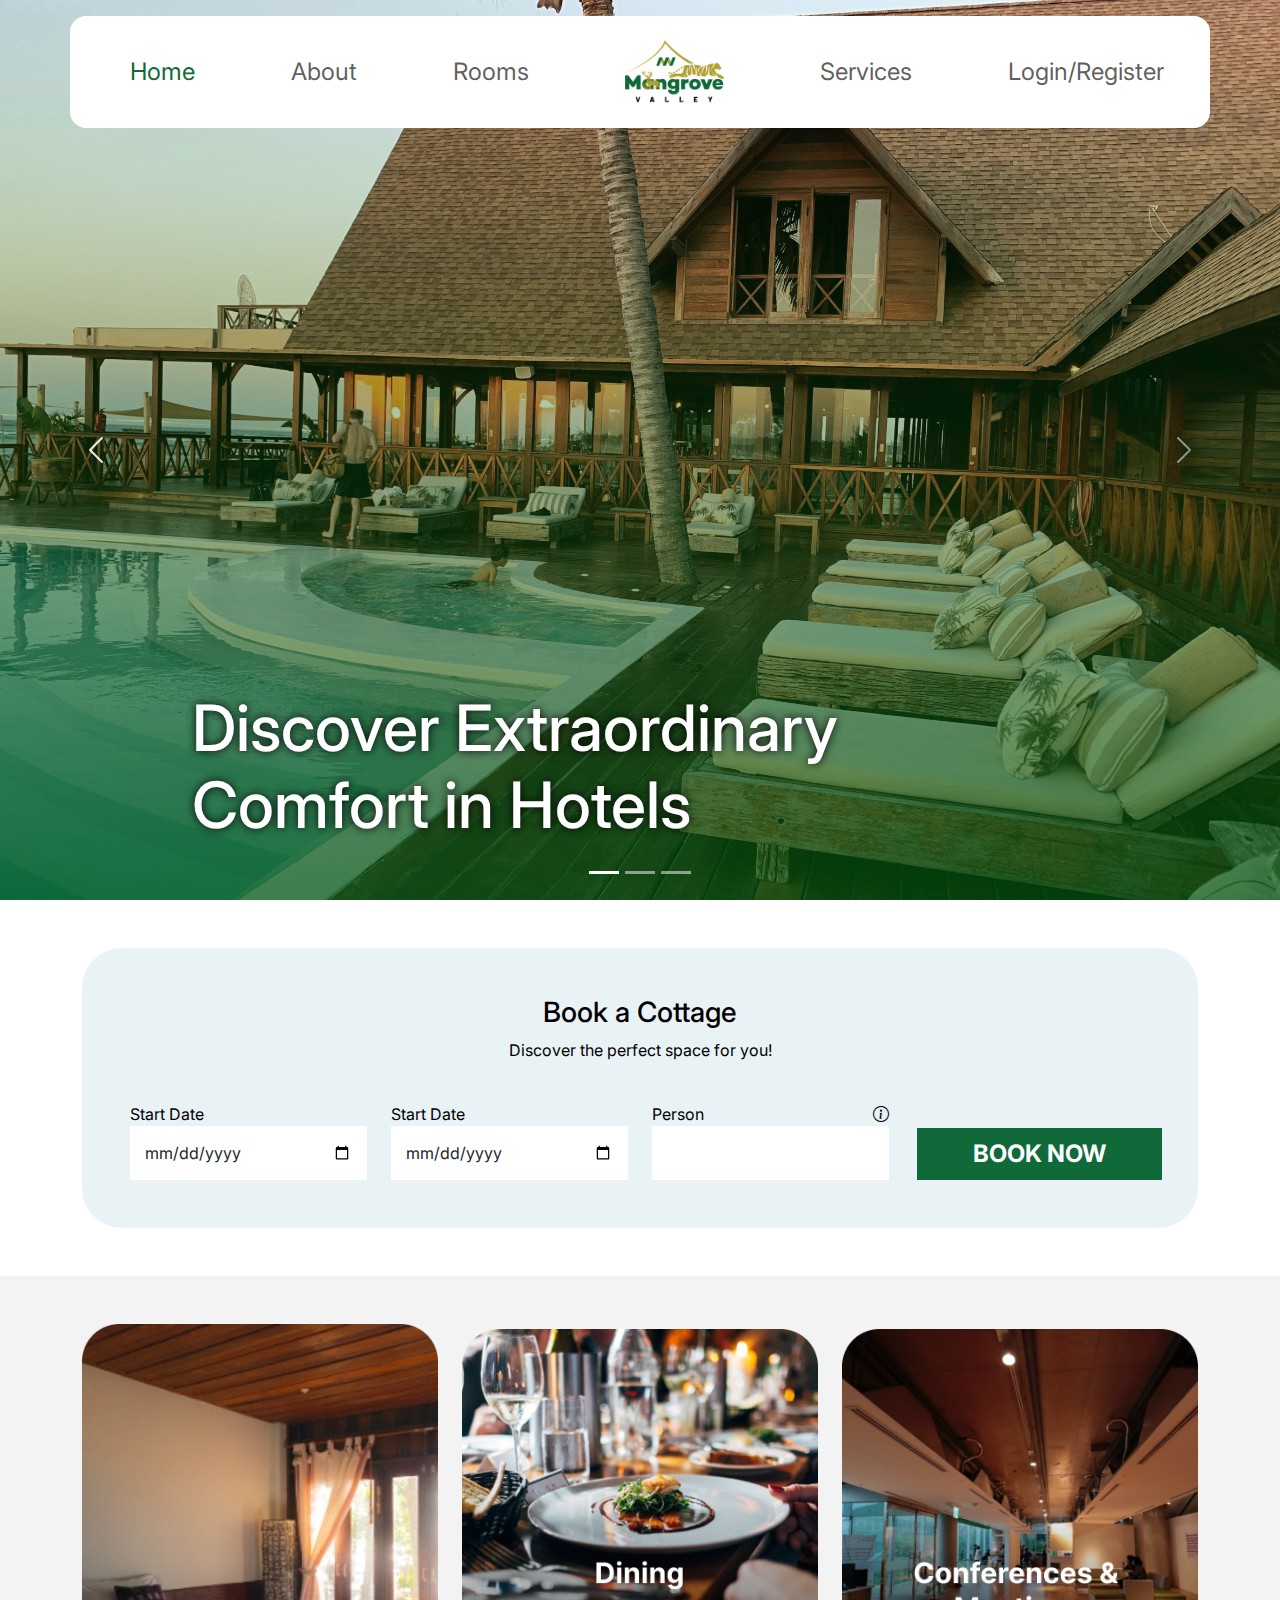
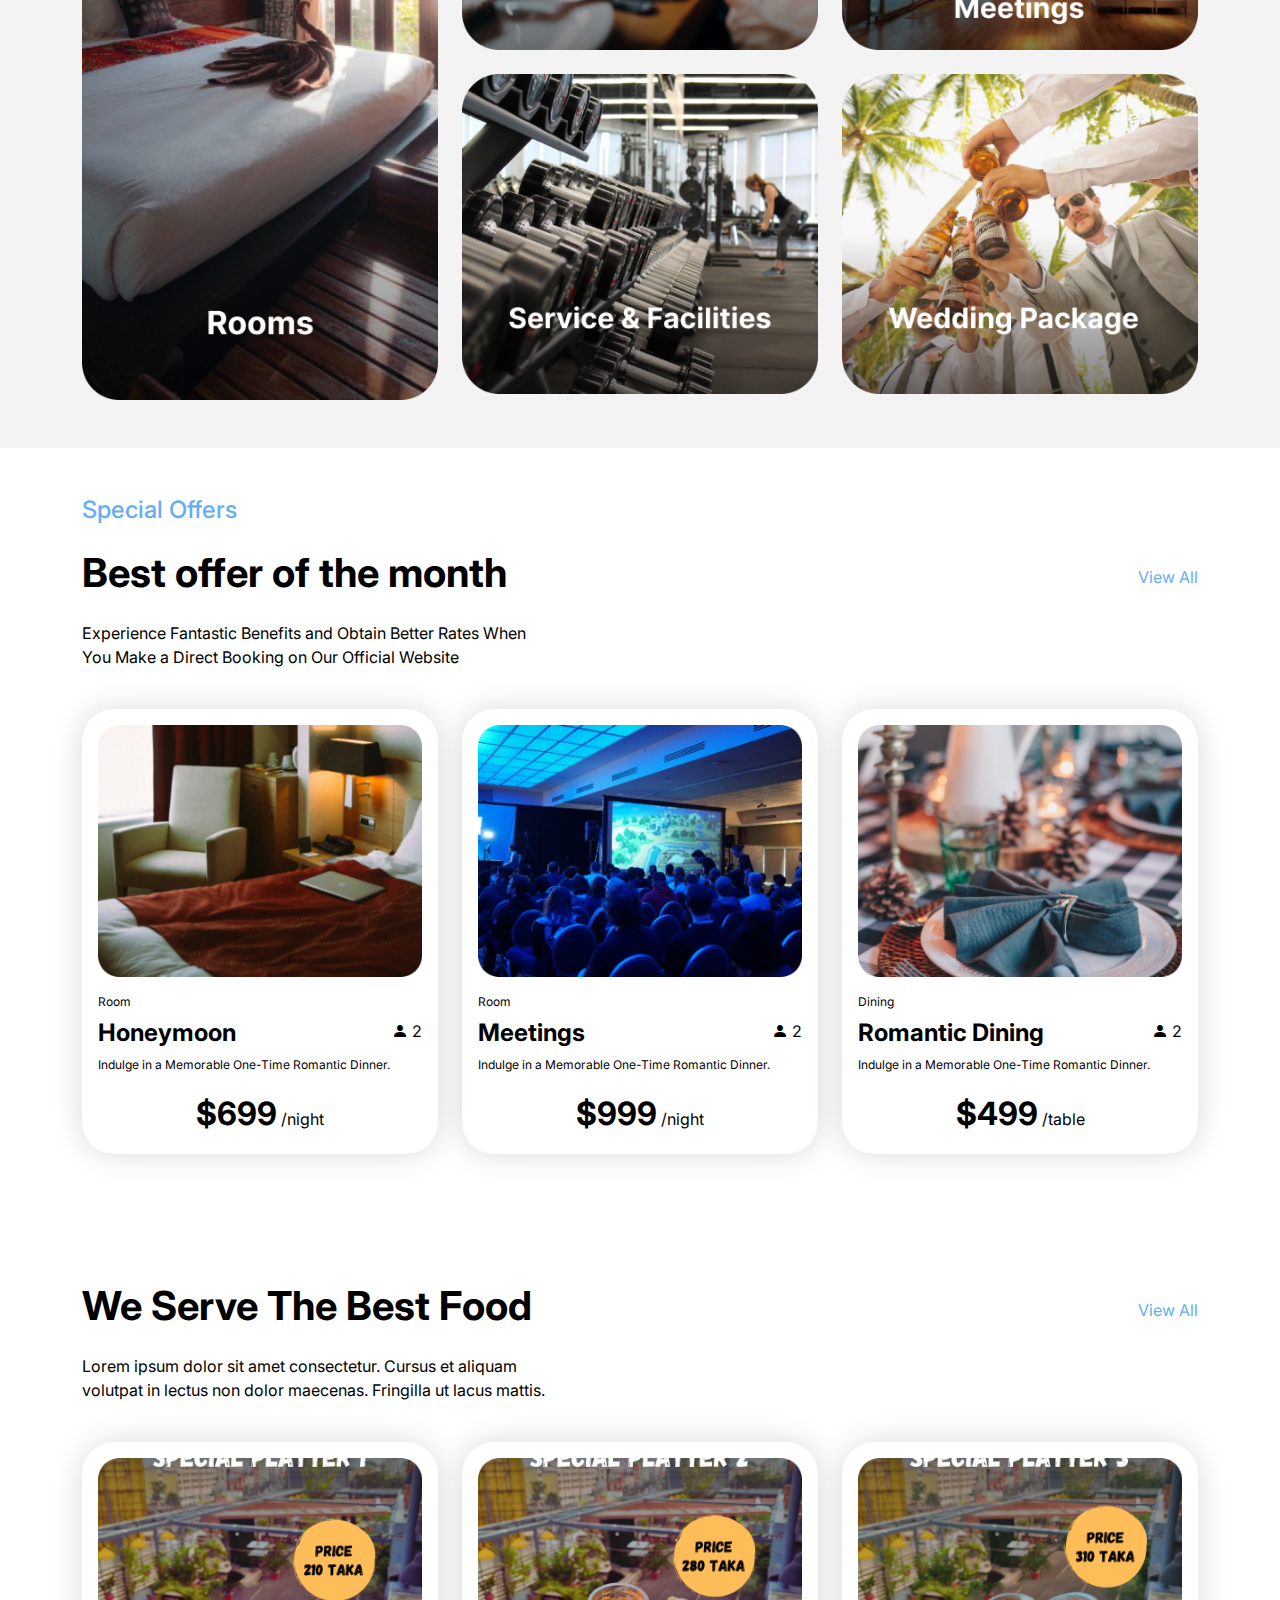
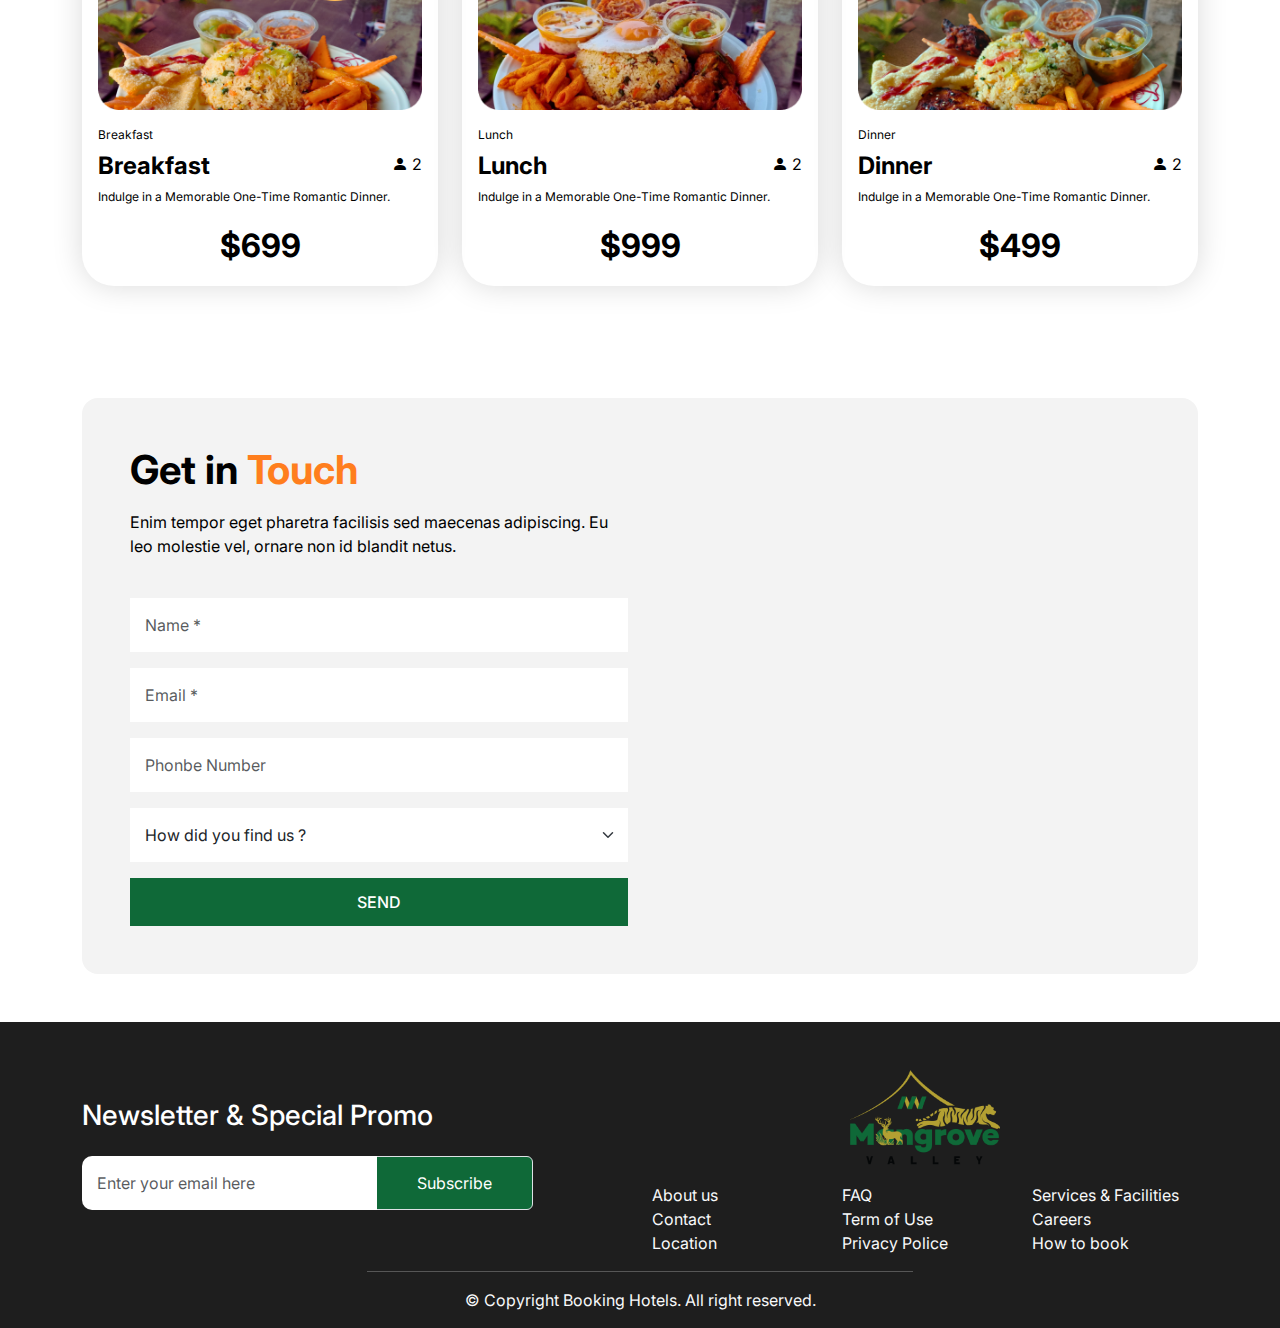
<file: index.html>
<!doctype html>
<html lang="en">
  <head>
    <meta charset="utf-8">
    <meta name="viewport" content="width=device-width, initial-scale=1">
    <title>Mangrove Valley</title>

    <!-- bootstrap css -->
    <link href="https://cdn.jsdelivr.net/npm/bootstrap@5.3.3/dist/css/bootstrap.min.css" rel="stylesheet" integrity="sha384-QWTKZyjpPEjISv5WaRU9OFeRpok6YctnYmDr5pNlyT2bRjXh0JMhjY6hW+ALEwIH" crossorigin="anonymous">

    <!-- bootstrap icon -->
    <link rel="stylesheet" href="https://cdn.jsdelivr.net/npm/bootstrap-icons@1.11.3/font/bootstrap-icons.min.css">

    <!-- google fonts -->
    <link rel="preconnect" href="https://fonts.googleapis.com">
    <link rel="preconnect" href="https://fonts.gstatic.com" crossorigin>
    <link href="https://fonts.googleapis.com/css2?family=Inter:wght@100..900&display=swap" rel="stylesheet">

    <!-- custom css -->
     <link rel="stylesheet" href="./asset/css/style.css">
     <link rel="stylesheet" href="./asset/css/mobile.css">


  </head>
  <body>
    <section id="Menu" class="bg-danger">
      <div class="container">
        <div class="row">
          <div class="col-12">
            <nav class="navbar navbar-expand-lg py-0">
              <div class="container myNav fixed-top mt-3 py-md-3 py-0">
                <a class="navbar-brand d-md-none d-block" href="./index.html">
                  <img src="./asset/img/MV Logo.png" alt="">
                </a>
                <button class="navbar-toggler" type="button" data-bs-toggle="collapse" data-bs-target="#navbarSupportedContent" aria-controls="navbarSupportedContent" aria-expanded="false" aria-label="Toggle navigation">
                  <span class="navbar-toggler-icon"></span>
                </button>
                <div class="collapse navbar-collapse" id="navbarSupportedContent">
                  <ul class="navbar-nav m-auto mb-2 mb-lg-0 align-items-center">
                    <li class="nav-item">
                      <a class="nav-link active" href="./index.html">Home</a>
                    </li>
                    <li class="nav-item">
                      <a class="nav-link" href="./about.html">About</a>
                    </li>
                    <li class="nav-item">
                      <a class="nav-link" href="./rooms.html">Rooms</a>
                    </li>
                    <li class="nav-item d-md-block d-none">
                      <a class="nav-link" href="./index.html">
                        <img src="./asset/img/MV Logo.png" alt="">
                      </a>
                    </li>
                    <li class="nav-item">
                      <a class="nav-link" href="#">Services</a>
                    </li>
                    <li class="nav-item">
                      <a class="nav-link" href="./login.html">Login/Register</a>
                    </li>
                  </ul>
                </div>
              </div>
            </nav>
          </div>
        </div>
      </div>
    </section>
    <section id="Hero" class="py-0">
      <div class="container-fluid ">
        <div class="row ">
          <div class="col-12 px-0">
            <div id="carouselExampleCaptions" class="carousel slide">
              <div class="carousel-indicators">
                <button type="button" data-bs-target="#carouselExampleCaptions" data-bs-slide-to="0" class="active" aria-current="true" aria-label="Slide 1"></button>
                <button type="button" data-bs-target="#carouselExampleCaptions" data-bs-slide-to="1" aria-label="Slide 2"></button>
                <button type="button" data-bs-target="#carouselExampleCaptions" data-bs-slide-to="2" aria-label="Slide 3"></button>
              </div>
              <style>
                .carousel-item {
                  height: 100vh;
                  background: linear-gradient(0deg, rgba(1, 85, 15, 0.72) 0%, rgba(250, 247, 80, 0) 100%), url('./asset/img/hero.jfif') no-repeat center center;
                  background-size: cover;
                }
              </style>
              <div class="carousel-inner">
                <div class="carousel-item active">
                  <!-- <img src="./asset/img/hero.jfif" class="d-md-none d-block w-100" alt="..."> -->
                  <div class="carousel-caption d-none d-lg-block">
                    <h5>Discover Extraordinary <br> Comfort in Hotels</h5>
                    <p></p>
                  </div>
                </div>
                <div class="carousel-item">
                  <!-- <img src="./asset/img/hero.jfif" class="d-md-none d-block w-100" alt="..."> -->
                  <div class="carousel-caption d-none d-lg-block">
                    <h5>Discover Extraordinary <br> Comfort in Hotels</h5>
                    <p></p>
                  </div>
                </div>
                <div class="carousel-item">
                  <!-- <img src="./asset/img/hero.jfif" class="d-md-none d-block w-100" alt="..."> -->
                  <div class="carousel-caption d-none d-lg-block">
                    <h5>Discover Extraordinary <br> Comfort in Hotels</h5>
                    <p></p>
                  </div>
                </div>
              </div>
              <button class="carousel-control-prev" type="button" data-bs-target="#carouselExampleCaptions" data-bs-slide="prev">
                <span class="carousel-control-prev-icon" aria-hidden="true"></span>
                <span class="visually-hidden">Previous</span>
              </button>
              <button class="carousel-control-next" type="button" data-bs-target="#carouselExampleCaptions" data-bs-slide="next">
                <span class="carousel-control-next-icon" aria-hidden="true"></span>
                <span class="visually-hidden">Next</span>
              </button>
            </div>
          </div>
        </div>
      </div>
    </section>
    <section id="Book" class="py-5">
      <div class="container">
        <div class="row">
          <div class="col-12">
            <div class="bookCard p-5">
              <h3 class="text-center">Book a Cottage</h3>
              <p class="text-center">Discover the perfect space for you!</p>
              <div class="row pt-4 align-items-end">
                <div class="col-md-3">
                  <label for="Date">Start Date</label>
                  <input type="date" name="" id="Date" class="form-control my-md-0 my-2">
                </div>
                <div class="col-md-3">
                  <label for="Date">Start Date</label>
                  <input type="date" name="" id="Date" class="form-control my-md-0 my-2">
                </div>
                <div class="col-md-3">
                  <label for="Person" class="d-flex justify-content-between">
                    Person 
                    <!-- <a href=""> -->
                      <i class="bi bi-info-circle" title="
                      ১০ বছরের বেশি বাচ্চাদের পারসন হিসেবে গণ্য করা হবে।
                      "></i>
                    <!-- </a> -->
                  </label>
                  <input type="text" name="" id="Person" class="form-control my-md-0 my-2">
                </div>
                <div class="col-md-3 text-md-end text-center pt-md-0 pt-4">
                  <div class="row ps-md-3 px-md-0 px-2">
                    <!-- <button class="btnBook py-2" style="border-radius: 0;">BOOK NOW</button> -->
                    <a href="./roomSearch.html" class="btnBook py-2 text-center" style="border-radius: 0;">BOOK NOW</a>
                  </div>
                </div>
              </div>
            </div>
          </div>
        </div>
      </div>
    </section>
    <section id="Gallery" class="py-5">
      <div class="container">
        <div class="row justify-content-center align-items-center">
          <div class="col-md-4 col-11">
            <img src="./asset/img/room/1.png" alt="image" class="img-fluid">
          </div>
          <div class="col-md-8 col-11">
            <div class="row justify-content-center align-items-center">
              <div class="col-md-6 pt-md-0 pt-4">
                <img src="./asset/img/room/2.png" alt="image" class="img-fluid">
              </div>
              <div class="col-md-6 pt-md-0 pt-4">
                <img src="./asset/img/room/3.png" alt="image" class="img-fluid">
              </div>
            </div>
            <div class="row justify-content-center align-items-center pt-4">
              <div class="col-md-6">
                <img src="./asset/img/room/4.png" alt="image" class="img-fluid">
              </div>
              <div class="col-md-6 pt-md-0 pt-4">
                <img src="./asset/img/room/5.png" alt="image" class="img-fluid">
              </div>
            </div>
          </div>
        </div>
      </div>
    </section>
    <section id="Rooms" class="py-5">
      <div class="container">
        <div class="row">
          <div class="col-12">
            <h4 class=" text-one">Special Offers</h4>
            <div class="d-flex justify-content-between align-items-center py-3">
              <h1 class="fw-bold">Best offer of the month</h1>
              <a href="" class="">View All</a>
            </div>
            <p class="">
              Experience Fantastic Benefits and Obtain Better Rates When <br>You Make a Direct Booking on Our Official Website
            </p>
          </div>
        </div>
        <div class="row pt-4">

          <div class="col-md-4 mb-3">
            <a href="./room.html">
              <div class="roomCard p-3">
                <img src="./asset/img/room/01.png" alt="image" class="img-fluid">
                <p class="fs-12 pt-3 mb-2">Room</p>
                <div class="d-flex justify-content-between">
                  <h3 class="fs-24 fw-bold">Honeymoon</h3>
                  <div>
                    <i class="bi bi-person-fill"></i>
                    2
                  </div>
                </div>
                <p class="fs-12">Indulge in a Memorable One-Time Romantic Dinner.</p>
                <p class="text-center mb-0"><span class="fs-2 fw-bold">$699</span> /night</p>
              </div>
            </a>
          </div>
          <div class="col-md-4 mb-3">
            <a href="./room.html">
              <div class="roomCard p-3">
                <img src="./asset/img/room/02.png" alt="image" class="img-fluid">
                <p class="fs-12 pt-3 mb-2">Room</p>
                <div class="d-flex justify-content-between">
                  <h3 class="fs-24 fw-bold">Meetings</h3>
                  <div>
                    <i class="bi bi-person-fill"></i>
                    2
                  </div>
                </div>
                <p class="fs-12">Indulge in a Memorable One-Time Romantic Dinner.</p>
                <p class="text-center mb-0"><span class="fs-2 fw-bold">$999</span> /night</p>
              </div>
            </a>
          </div>
          <div class="col-md-4 mb-3">
            <a href="./room.html">
              <div class="roomCard p-3">
                <img src="./asset/img/room/03.png" alt="image" class="img-fluid">
                <p class="fs-12 pt-3 mb-2">Dining</p>
                <div class="d-flex justify-content-between">
                  <h3 class="fs-24 fw-bold">Romantic Dining</h3>
                  <div>
                    <i class="bi bi-person-fill"></i>
                    2
                  </div>
                </div>
                <p class="fs-12">Indulge in a Memorable One-Time Romantic Dinner.</p>
                <p class="text-center mb-0"><span class="fs-2 fw-bold">$499</span> /table</p>
              </div>
            </a>
          </div>

        </div>
      </div>
    </section>
    <section id="Foods" class="py-5">
      <div class="container">
        <div class="row">
          <div class="col-12">
            <div class="d-flex justify-content-between align-items-center py-3">
              <h1 class="fw-bold">We Serve The Best Food</h1>
              <a href="" class="">View All</a>
            </div>
            <p class="">
              Lorem ipsum dolor sit amet consectetur. Cursus et aliquam <br>volutpat in lectus non dolor maecenas. Fringilla ut lacus mattis.
            </p>
          </div>
        </div>
        <div class="row pt-4">

          <div class="col-md-4 mb-3">
            <a href="./foods.html">
              <div class="roomCard p-3">
                <img src="./asset/img/food/1.png" alt="image" class="img-fluid">
                <p class="fs-12 pt-3 mb-2">Breakfast</p>
                <div class="d-flex justify-content-between">
                  <h3 class="fs-24 fw-bold">Breakfast</h3>
                  <div>
                    <i class="bi bi-person-fill"></i>
                    2
                  </div>
                </div>
                <p class="fs-12">Indulge in a Memorable One-Time Romantic Dinner.</p>
                <p class="text-center fs-2 fw-bold mb-0">$699</p>
              </div>
            </a>
          </div>
          <div class="col-md-4 mb-3">
            <a href="./foods.html">
              <div class="roomCard p-3">
                <img src="./asset/img/food/2.png" alt="image" class="img-fluid">
                <p class="fs-12 pt-3 mb-2">Lunch</p>
                <div class="d-flex justify-content-between">
                  <h3 class="fs-24 fw-bold">Lunch</h3>
                  <div>
                    <i class="bi bi-person-fill"></i>
                    2
                  </div>
                </div>
                <p class="fs-12">Indulge in a Memorable One-Time Romantic Dinner.</p>
                <p class="text-center fs-2 fw-bold mb-0">$999</p>
              </div>
            </a>
          </div>
          <div class="col-md-4 mb-3">
            <a href="./foods.html">
              <div class="roomCard p-3">
                <img src="./asset/img/food/3.png" alt="image" class="img-fluid">
                <p class="fs-12 pt-3 mb-2">Dinner</p>
                <div class="d-flex justify-content-between">
                  <h3 class="fs-24 fw-bold">Dinner</h3>
                  <div>
                    <i class="bi bi-person-fill"></i>
                    2
                  </div>
                </div>
                <p class="fs-12">Indulge in a Memorable One-Time Romantic Dinner.</p>
                <p class="text-center fs-2 fw-bold mb-0">$499</p>
              </div>
            </a>
          </div>

        </div>
      </div>
    </section>
    <section id="Testimonials" class="py-0">
      <div class="container">
        <div class="row">
          <div class="col-12"></div>
        </div>
      </div>
    </section>
    <section id="Contact" class="py-5">
      <div class="container">
        <div class="row">
          <div class="col-12">
            <div class="contactCard p-md-5 p-4">
              <div class="row justify-content-center align-items-center">
                <div class="col-md-6">
                  <h1 class="fw-bold">Get in <span class="text-two">Touch</span></h1>
                  <p class="pt-2 pb-4">Enim tempor eget pharetra facilisis sed maecenas adipiscing. Eu leo molestie vel, ornare non id blandit netus.</p>
                  <input type="text" name="" id="" class="form-control mb-3" placeholder="Name *">
                  <input type="email" name="" id="" class="form-control mb-3" placeholder="Email *">
                  <input type="text" name="" id="" class="form-control mb-3" placeholder="Phonbe Number ">
                  <select name="" id="" class="form-select mb-3">
                    <option value="" hidden>How did you find us ?</option>
                    <option value="">One</option>
                    <option value="">One</option>
                    <option value="">One</option>
                  </select>
                  <div class="row justify-content-center px-2">
                    <div class="col-12">
                      <div class="row px-1">
                        <button type="button" class="contactBtn">SEND</button>
                      </div>
                    </div>
                  </div>
                </div>
                <div class="col-md-6 pt-md-0 pt-4">
                  <iframe 
                    src="https://www.google.com/maps/embed?pb=!1m14!1m12!1m3!1d229.84127475532338!2d89.55259100815447!3d22.82245012009211!2m3!1f0!2f0!3f0!3m2!1i1024!2i768!4f13.1!5e0!3m2!1sen!2sbd!4v1721211713909!5m2!1sen!2sbd" 
                    width="100%" 
                    height="450" 
                    style="border:0;" 
                    allowfullscreen="" 
                    loading="lazy" 
                    referrerpolicy="no-referrer-when-downgrade" 
                    class="rounded">
                  </iframe>
                </div>
              </div>
            </div>
          </div>
        </div>
      </div>
    </section>
    <footer class="pt-5">
      <div class="container">
        <div class="row align-items-center justify-content-between">
          <div class="col-md-5">
            <h3 class="text-white pb-3">Newsletter & Special Promo</h3>
            <div class="input-group mb-3">
              <input type="text" class="form-control SubscribeInput" placeholder="Enter your email here" aria-label="Recipient's username" aria-describedby="basic-addon2">
              <span class="input-group-text" id="basic-addon2">Subscribe</span>
            </div> 
          </div>
          <div class="col-md-6">
            <h1 class="text-center mb-3">
              <a href="./index.html">
                <img src="./asset/img/MV Logo.png" alt="logo" class="img-fluid footer-logo">
              </a>
            </h1>
            <div class="row text-md-start text-center">
              <div class="col-md-4">
                <a href="" class="d-block text-light">About us</a>
                <a href="" class="d-block text-light">Contact</a>
                <a href="" class="d-block text-light">Location</a>
              </div>
              <div class="col-md-4">
                <a href="" class="d-block text-light">FAQ</a>
                <a href="" class="d-block text-light">Term of Use</a>
                <a href="" class="d-block text-light">Privacy Police</a>
              </div>
              <div class="col-md-4">
                <a href="" class="d-block text-light">Services & Facilities</a>
                <a href="" class="d-block text-light">Careers</a>
                <a href="" class="d-block text-light">How to book</a>
              </div>
            </div>
          </div>
        </div>
        <div class="row justify-content-center">
          <div class="col-md-6 text-center">
            <hr class="text-white">
            <p class="text-light">© Copyright Booking Hotels. All right reserved.</p>
          </div>
        </div>
      </div>
    </footer>

    <section id="Test" class="py-0">
      <div class="container">
        <div class="row">
          <div class="col-12"></div>
        </div>
      </div>
    </section>

    <!-- bootstrap js -->
    <script src="https://cdn.jsdelivr.net/npm/bootstrap@5.3.3/dist/js/bootstrap.bundle.min.js" integrity="sha384-YvpcrYf0tY3lHB60NNkmXc5s9fDVZLESaAA55NDzOxhy9GkcIdslK1eN7N6jIeHz" crossorigin="anonymous"></script>

  </body>
</html>
</file>
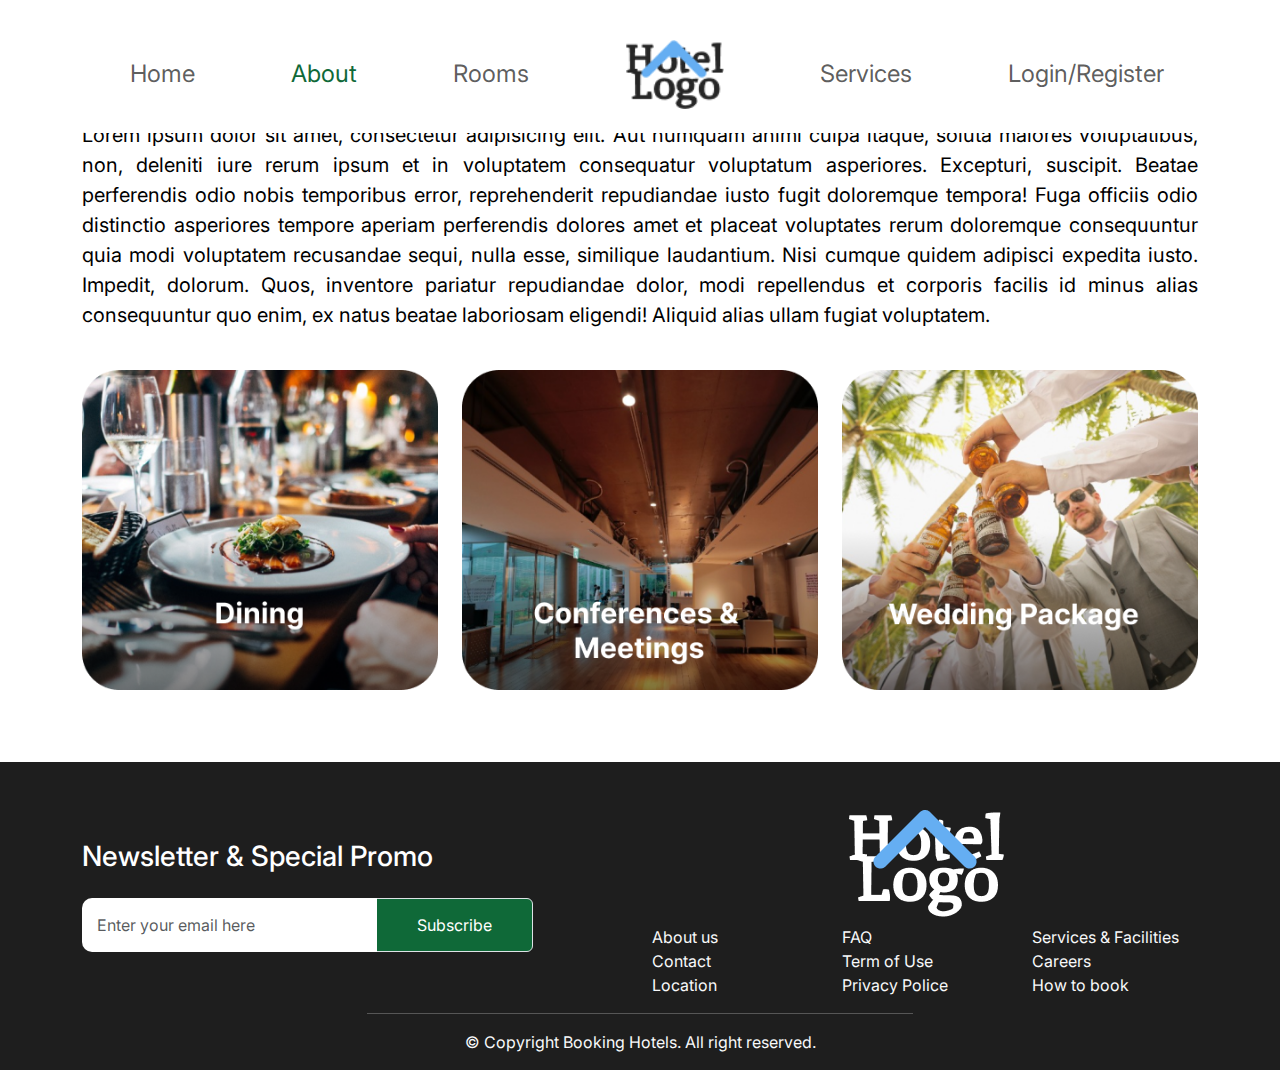
<file: about.html>
<!doctype html>
<html lang="en">
  <head>
    <meta charset="utf-8">
    <meta name="viewport" content="width=device-width, initial-scale=1">
    <title>Mangrove Valley</title>

    <!-- bootstrap css -->
    <link href="https://cdn.jsdelivr.net/npm/bootstrap@5.3.3/dist/css/bootstrap.min.css" rel="stylesheet" integrity="sha384-QWTKZyjpPEjISv5WaRU9OFeRpok6YctnYmDr5pNlyT2bRjXh0JMhjY6hW+ALEwIH" crossorigin="anonymous">

    <!-- bootstrap icon -->
    <link rel="stylesheet" href="https://cdn.jsdelivr.net/npm/bootstrap-icons@1.11.3/font/bootstrap-icons.min.css">

    <!-- google fonts -->
    <link rel="preconnect" href="https://fonts.googleapis.com">
    <link rel="preconnect" href="https://fonts.gstatic.com" crossorigin>
    <link href="https://fonts.googleapis.com/css2?family=Inter:wght@100..900&display=swap" rel="stylesheet">

    <!-- custom css -->
     <link rel="stylesheet" href="./asset/css/style.css">
     <link rel="stylesheet" href="./asset/css/mobile.css">


  </head>
  <body>
    <section id="Menu" class="bg-danger">
      <div class="container">
        <div class="row">
          <div class="col-12">
            <nav class="navbar navbar-expand-lg py-0">
              <div class="container myNav fixed-top mt-3 py-md-3 py-0">
                <a class="navbar-brand d-md-none d-block" href="./index.html">
                  <img src="./asset/img/LogoForNavbar.png" alt="">
                </a>
                <button class="navbar-toggler" type="button" data-bs-toggle="collapse" data-bs-target="#navbarSupportedContent" aria-controls="navbarSupportedContent" aria-expanded="false" aria-label="Toggle navigation">
                  <span class="navbar-toggler-icon"></span>
                </button>
                <div class="collapse navbar-collapse" id="navbarSupportedContent">
                  <ul class="navbar-nav m-auto mb-2 mb-lg-0 align-items-center">
                    <li class="nav-item">
                      <a class="nav-link" href="./index.html">Home</a>
                    </li>
                    <li class="nav-item">
                      <a class="nav-link active" href="./about.html">About</a>
                    </li>
                    <li class="nav-item">
                      <a class="nav-link" href="./rooms.html">Rooms</a>
                    </li>
                    <li class="nav-item d-md-block d-none">
                      <a class="nav-link" href="./index.html">
                        <img src="./asset/img/LogoForNavbar.png" alt="">
                      </a>
                    </li>
                    <li class="nav-item">
                      <a class="nav-link" href="#">Services</a>
                    </li>
                    <li class="nav-item">
                      <a class="nav-link" href="./login.html">Login/Register</a>
                    </li>
                  </ul>
                </div>
              </div>
            </nav>
          </div>
        </div>
      </div>
    </section>
    <section id="Hero" class="py-0">
      <div class="container-fluid ">
        <div class="row ">
          <div class="col-12 px-0">
            <div id="carouselExampleCaptions" class="carousel slide">
              <div class="carousel-indicators">
                <button type="button" data-bs-target="#carouselExampleCaptions" data-bs-slide-to="0" class="active" aria-current="true" aria-label="Slide 1"></button>
                <button type="button" data-bs-target="#carouselExampleCaptions" data-bs-slide-to="1" aria-label="Slide 2"></button>
                <button type="button" data-bs-target="#carouselExampleCaptions" data-bs-slide-to="2" aria-label="Slide 3"></button>
              </div>
              <div class="carousel-inner">
                <div class="carousel-item active">
                  <!-- <img src="./asset/img/hero.jfif" class="d-block w-100" alt="..."> -->
                  <div class="carousel-caption d-none d-lg-block">
                    <h5>Discover Extraordinary <br> Comfort in Hotels</h5>
                    <p></p>
                  </div>
                </div>
                <div class="carousel-item">
                  <!-- <img src="./asset/img/hero.jfif" class="d-block w-100" alt="..."> -->
                  <div class="carousel-caption d-none d-lg-block">
                    <h5>Discover Extraordinary <br> Comfort in Hotels</h5>
                    <p></p>
                  </div>
                </div>
                <div class="carousel-item">
                  <!-- <img src="./asset/img/hero.jfif" class="d-block w-100" alt="..."> -->
                  <div class="carousel-caption d-none d-lg-block">
                    <h5>Discover Extraordinary <br> Comfort in Hotels</h5>
                    <p></p>
                  </div>
                </div>
              </div>
              <button class="carousel-control-prev" type="button" data-bs-target="#carouselExampleCaptions" data-bs-slide="prev">
                <span class="carousel-control-prev-icon" aria-hidden="true"></span>
                <span class="visually-hidden">Previous</span>
              </button>
              <button class="carousel-control-next" type="button" data-bs-target="#carouselExampleCaptions" data-bs-slide="next">
                <span class="carousel-control-next-icon" aria-hidden="true"></span>
                <span class="visually-hidden">Next</span>
              </button>
            </div>
          </div>
        </div>
      </div>
    </section>
    <section id="" class="py-5">
      <div class="container">
        <div class="row">
          <div class="col-12">
            <h1 class="fw-bold mb-4">About Us</h1>
            <p class="fs-5" style="text-align: justify;">Lorem ipsum dolor sit amet, consectetur adipisicing elit. Aut numquam animi culpa itaque, soluta maiores voluptatibus, non, deleniti iure rerum ipsum et in voluptatem consequatur voluptatum asperiores. Excepturi, suscipit. Beatae perferendis odio nobis temporibus error, reprehenderit repudiandae iusto fugit doloremque tempora! Fuga officiis odio distinctio asperiores tempore aperiam perferendis dolores amet et placeat voluptates rerum doloremque consequuntur quia modi voluptatem recusandae sequi, nulla esse, similique laudantium. Nisi cumque quidem adipisci expedita iusto. Impedit, dolorum. Quos, inventore pariatur repudiandae dolor, modi repellendus et corporis facilis id minus alias consequuntur quo enim, ex natus beatae laboriosam eligendi! Aliquid alias ullam fugiat voluptatem.</p>
          </div>
        </div>
        <div class="row pt-4 justify-content-center align-items-center">

          <div class="col-md-4 mb-4">
            <img src="./asset/img/room/2.png" alt="image" class="img-fluid">
          </div>
          <div class="col-md-4 mb-4">
            <img src="./asset/img/room/3.png" alt="image" class="img-fluid">
          </div>
          <div class="col-md-4 mb-4">
            <img src="./asset/img/room/5.png" alt="image" class="img-fluid">
          </div>

        </div>
      </div>
    </section>
    <footer class="pt-5">
      <div class="container">
        <div class="row align-items-center justify-content-between">
          <div class="col-md-5">
            <h3 class="text-white pb-3">Newsletter & Special Promo</h3>
            <div class="input-group mb-3">
              <input type="text" class="form-control SubscribeInput" placeholder="Enter your email here" aria-label="Recipient's username" aria-describedby="basic-addon2">
              <span class="input-group-text" id="basic-addon2">Subscribe</span>
            </div> 
          </div>
          <div class="col-md-6">
            <h1 class="text-center">
              <a href="./index.html">
                <img src="./asset/img/Logo.png" alt="logo" class="img-fluid">
              </a>
            </h1>
            <div class="row text-md-start text-center">
              <div class="col-md-4">
                <a href="" class="d-block text-light">About us</a>
                <a href="" class="d-block text-light">Contact</a>
                <a href="" class="d-block text-light">Location</a>
              </div>
              <div class="col-md-4">
                <a href="" class="d-block text-light">FAQ</a>
                <a href="" class="d-block text-light">Term of Use</a>
                <a href="" class="d-block text-light">Privacy Police</a>
              </div>
              <div class="col-md-4">
                <a href="" class="d-block text-light">Services & Facilities</a>
                <a href="" class="d-block text-light">Careers</a>
                <a href="" class="d-block text-light">How to book</a>
              </div>
            </div>
          </div>
        </div>
        <div class="row justify-content-center">
          <div class="col-md-6 text-center">
            <hr class="text-white">
            <p class="text-light">© Copyright Booking Hotels. All right reserved.</p>
          </div>
        </div>
      </div>
    </footer>

    <section id="Test" class="py-0">
      <div class="container">
        <div class="row">
          <div class="col-12"></div>
        </div>
      </div>
    </section>

    <!-- bootstrap js -->
    <script src="https://cdn.jsdelivr.net/npm/bootstrap@5.3.3/dist/js/bootstrap.bundle.min.js" integrity="sha384-YvpcrYf0tY3lHB60NNkmXc5s9fDVZLESaAA55NDzOxhy9GkcIdslK1eN7N6jIeHz" crossorigin="anonymous"></script>

  </body>
</html>
</file>
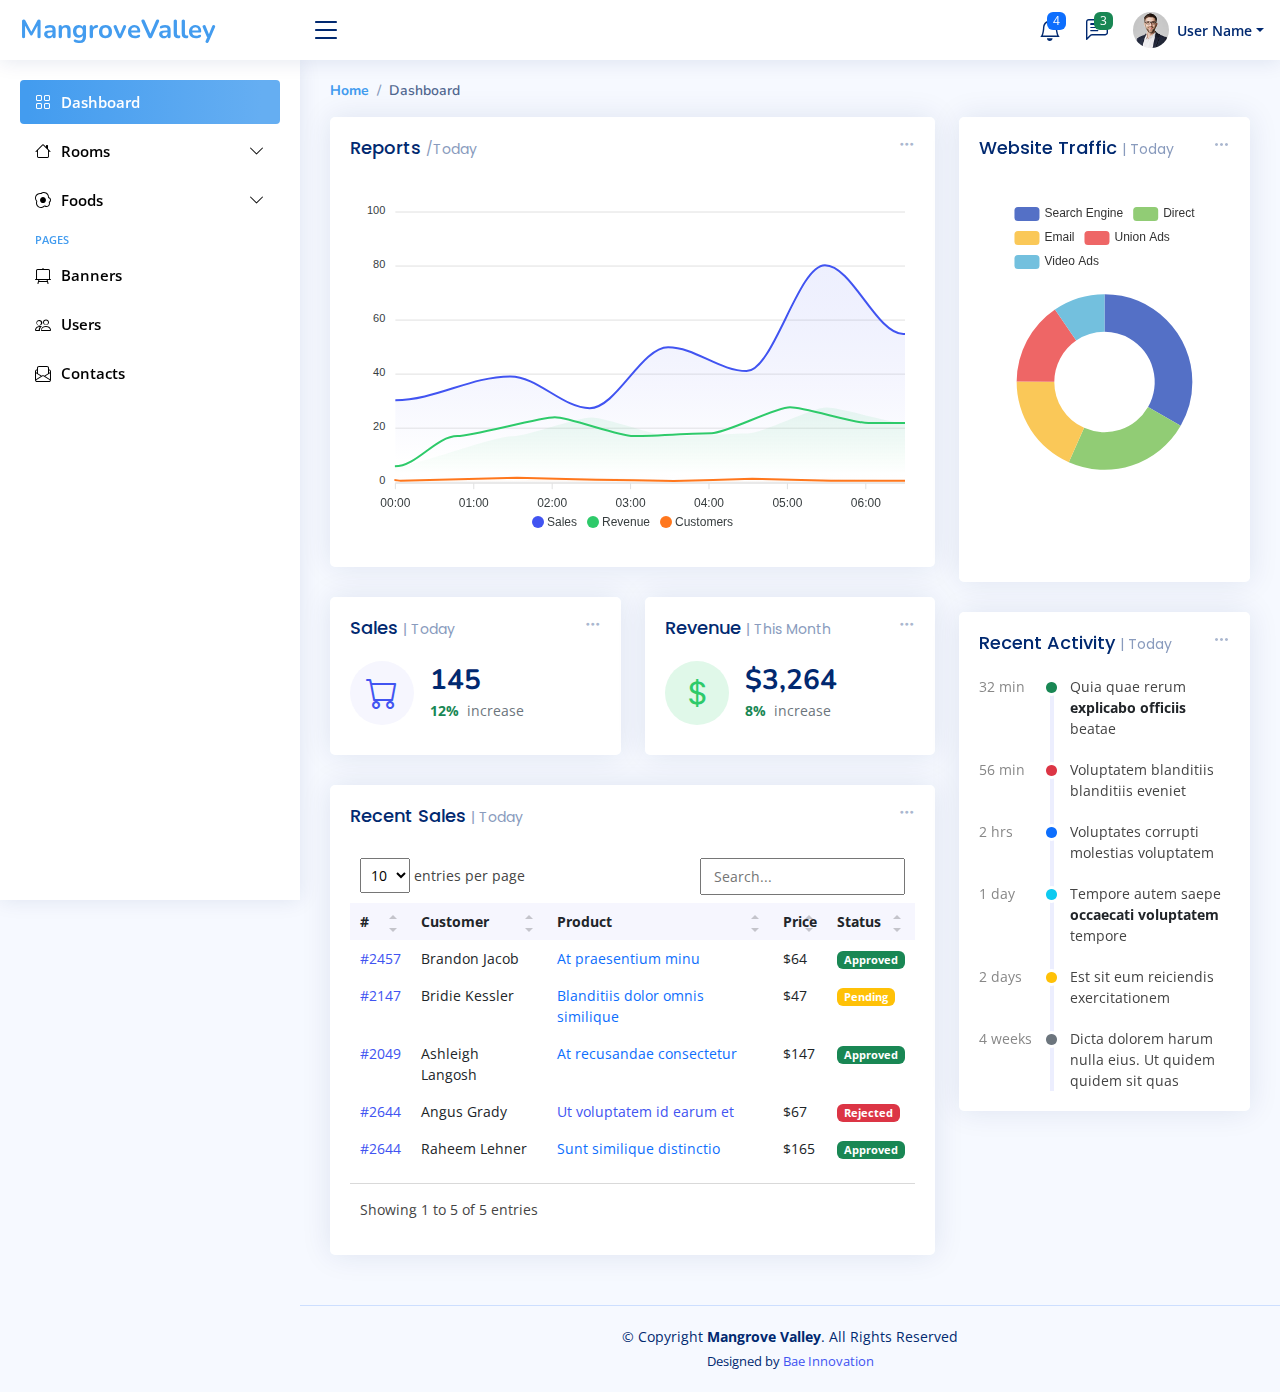
<file: dashboard.html>
<!DOCTYPE html>
<html lang="en">

<head>
  <meta charset="utf-8">
  <meta content="width=device-width, initial-scale=1.0" name="viewport">

  <title>MangroveValley</title>
  <meta content="" name="description">
  <meta content="" name="keywords">

  <!-- Favicons -->
  <link href="./NiceAdmin/assets/img/favicon.png" rel="icon">
  <link href="./NiceAdmin/assets/img/apple-touch-icon.png" rel="apple-touch-icon">

  <!-- Google Fonts -->
  <link href="https://fonts.gstatic.com" rel="preconnect">
  <link href="https://fonts.googleapis.com/css?family=Open+Sans:300,300i,400,400i,600,600i,700,700i|Nunito:300,300i,400,400i,600,600i,700,700i|Poppins:300,300i,400,400i,500,500i,600,600i,700,700i" rel="stylesheet">

  <!-- Vendor CSS Files -->
  <link href="./NiceAdmin/assets/vendor/bootstrap/css/bootstrap.min.css" rel="stylesheet">
  <link href="./NiceAdmin/assets/vendor/bootstrap-icons/bootstrap-icons.css" rel="stylesheet">
  <link href="./NiceAdmin/assets/vendor/boxicons/css/boxicons.min.css" rel="stylesheet">
  <link href="./NiceAdmin/assets/vendor/quill/quill.snow.css" rel="stylesheet">
  <link href="./NiceAdmin/assets/vendor/quill/quill.bubble.css" rel="stylesheet">
  <link href="./NiceAdmin/assets/vendor/remixicon/remixicon.css" rel="stylesheet">
  <link href="./NiceAdmin/assets/vendor/simple-datatables/style.css" rel="stylesheet">

  <!-- Template Main CSS File -->
  <link href="./NiceAdmin/assets/css/style.css" rel="stylesheet">
  <!-- <link href="./NiceAdmin/assets/css/new.css" rel="stylesheet"> -->

</head>

<body>

  <!-- ======= Header ======= -->
  <header id="header" class="header fixed-top d-flex align-items-center">

    <div class="d-flex align-items-center justify-content-between">
      <a href="./index.html" class="logo d-flex align-items-center">
        <img src="./NiceAdmin/assets/img/logo.png" alt="" class="d-md-none d-block">
        <span class="d-none d-lg-block">MangroveValley</span>
      </a>
      <i class="bi bi-list toggle-sidebar-btn"></i>
    </div><!-- End Logo -->



    <nav class="header-nav ms-auto">
      <ul class="d-flex align-items-center">

        <li class="nav-item d-block d-lg-none">
          <a class="nav-link nav-icon search-bar-toggle " href="#">
            <i class="bi bi-search"></i>
          </a>
        </li><!-- End Search Icon-->

        <li class="nav-item dropdown">

          <a class="nav-link nav-icon" href="#" data-bs-toggle="dropdown">
            <i class="bi bi-bell"></i>
            <span class="badge bg-primary badge-number">4</span>
          </a><!-- End Notification Icon -->

          <ul class="dropdown-menu dropdown-menu-end dropdown-menu-arrow notifications">
            <li class="dropdown-header">
              You have 4 new notifications
              <a href="#"><span class="badge rounded-pill bg-primary p-2 ms-2">View all</span></a>
            </li>
            <li>
              <hr class="dropdown-divider">
            </li>

            <li class="notification-item">
              <i class="bi bi-exclamation-circle text-warning"></i>
              <div>
                <h4>Lorem Ipsum</h4>
                <p>Quae dolorem earum veritatis oditseno</p>
                <p>30 min. ago</p>
              </div>
            </li>

            <li>
              <hr class="dropdown-divider">
            </li>

            <li class="notification-item">
              <i class="bi bi-x-circle text-danger"></i>
              <div>
                <h4>Atque rerum nesciunt</h4>
                <p>Quae dolorem earum veritatis oditseno</p>
                <p>1 hr. ago</p>
              </div>
            </li>

            <li>
              <hr class="dropdown-divider">
            </li>

            <li class="notification-item">
              <i class="bi bi-check-circle text-success"></i>
              <div>
                <h4>Sit rerum fuga</h4>
                <p>Quae dolorem earum veritatis oditseno</p>
                <p>2 hrs. ago</p>
              </div>
            </li>

            <li>
              <hr class="dropdown-divider">
            </li>

            <li class="notification-item">
              <i class="bi bi-info-circle text-primary"></i>
              <div>
                <h4>Dicta reprehenderit</h4>
                <p>Quae dolorem earum veritatis oditseno</p>
                <p>4 hrs. ago</p>
              </div>
            </li>

            <li>
              <hr class="dropdown-divider">
            </li>
            <li class="dropdown-footer">
              <a href="#">Show all notifications</a>
            </li>

          </ul><!-- End Notification Dropdown Items -->

        </li><!-- End Notification Nav -->

        <li class="nav-item dropdown">

          <a class="nav-link nav-icon" href="#" data-bs-toggle="dropdown">
            <i class="bi bi-chat-left-text"></i>
            <span class="badge bg-success badge-number">3</span>
          </a><!-- End Messages Icon -->

          <ul class="dropdown-menu dropdown-menu-end dropdown-menu-arrow messages">
            <li class="dropdown-header">
              You have 3 new messages
              <a href="#"><span class="badge rounded-pill bg-primary p-2 ms-2">View all</span></a>
            </li>
            <li>
              <hr class="dropdown-divider">
            </li>

            <li class="message-item">
              <a href="#">
                <img src="./NiceAdmin/assets/img/messages-1.jpg" alt="" class="rounded-circle">
                <div>
                  <h4>Maria Hudson</h4>
                  <p>Velit asperiores et ducimus soluta repudiandae labore officia est ut...</p>
                  <p>4 hrs. ago</p>
                </div>
              </a>
            </li>
            <li>
              <hr class="dropdown-divider">
            </li>

            <li class="message-item">
              <a href="#">
                <img src="./NiceAdmin/assets/img/messages-2.jpg" alt="" class="rounded-circle">
                <div>
                  <h4>Anna Nelson</h4>
                  <p>Velit asperiores et ducimus soluta repudiandae labore officia est ut...</p>
                  <p>6 hrs. ago</p>
                </div>
              </a>
            </li>
            <li>
              <hr class="dropdown-divider">
            </li>

            <li class="message-item">
              <a href="#">
                <img src="./NiceAdmin/assets/img/messages-3.jpg" alt="" class="rounded-circle">
                <div>
                  <h4>David Muldon</h4>
                  <p>Velit asperiores et ducimus soluta repudiandae labore officia est ut...</p>
                  <p>8 hrs. ago</p>
                </div>
              </a>
            </li>
            <li>
              <hr class="dropdown-divider">
            </li>

            <li class="dropdown-footer">
              <a href="#">Show all messages</a>
            </li>

          </ul><!-- End Messages Dropdown Items -->

        </li><!-- End Messages Nav -->

        <li class="nav-item dropdown pe-3">

          <a class="nav-link nav-profile d-flex align-items-center pe-0" href="#" data-bs-toggle="dropdown">
            <img src="./NiceAdmin/assets/img/profile-img.jpg" alt="Profile" class="rounded-circle">
            <span class="d-none d-md-block dropdown-toggle ps-2">User Name</span>
          </a><!-- End Profile Iamge Icon -->

          <ul class="dropdown-menu dropdown-menu-end dropdown-menu-arrow profile">
            <li class="dropdown-header">
              <h6>User Name</h6>
              <span>Admin</span>
            </li>
            <li>
              <hr class="dropdown-divider">
            </li>
            <li>
              <a class="dropdown-item d-flex align-items-center" href="">
                <i class="bi bi-person"></i>
                <span>My Profile</span>
              </a>
            </li>
            <li>
              <hr class="dropdown-divider">
            </li>
            <li>
              <a class="dropdown-item d-flex align-items-center" href="">
                <i class="bi bi-gear"></i>
                <span>Account Settings</span>
              </a>
            </li>
            <li>
              <hr class="dropdown-divider">
            </li>
            <li>
              <a class="dropdown-item d-flex align-items-center" href="./index.html">
                <i class="bi bi-box-arrow-right"></i>
                <span>Sign Out</span>
              </a>
            </li>

          </ul><!-- End Profile Dropdown Items -->
        </li><!-- End Profile Nav -->

      </ul>
    </nav><!-- End Icons Navigation -->

  </header><!-- End Header -->

  <!-- ======= Sidebar ======= -->
  <aside id="sidebar" class="sidebar">

    <ul class="sidebar-nav" id="sidebar-nav">

      <li class="nav-item">
        <a class="nav-link " href="./dashboard.html">
          <i class="bi bi-grid"></i>
          <span>Dashboard</span>
        </a>
      </li><!-- End Dashboard Nav -->

      <li class="nav-item">
        <a class="nav-link collapsed" data-bs-target="#Rooms-nav" data-bs-toggle="collapse" href="#">
          <i class="bi bi-house"></i><span>Rooms</span><i class="bi bi-chevron-down ms-auto"></i>
        </a>
        <ul id="Rooms-nav" class="nav-content collapse " data-bs-parent="#sidebar-nav">
          <li>
            <a href="">
              <i class="bi bi-circle"></i><span>Reserveds</span>
            </a>
          </li>
          <li>
            <a href="">
              <i class="bi bi-circle"></i><span>Room List</span>
            </a>
          </li>
          
        </ul>
      </li>
      <li class="nav-item">
        <a class="nav-link collapsed" data-bs-target="#Foods-nav" data-bs-toggle="collapse" href="#">
          <i class="bi bi-egg-fried"></i><span>Foods</span><i class="bi bi-chevron-down ms-auto"></i>
        </a>
        <ul id="Foods-nav" class="nav-content collapse " data-bs-parent="#sidebar-nav">
          <li>
            <a href="">
              <i class="bi bi-circle"></i><span>Orders</span>
            </a>
          </li>
          <li>
            <a href="">
              <i class="bi bi-circle"></i><span>Food List</span>
            </a>
          </li>
          
        </ul>
      </li>

      <li class="nav-heading">Pages</li>

      <li class="nav-item">
        <a class="nav-link collapsed" href="">
          <i class="bi bi-easel2"></i>
          <span>Banners</span>
        </a>
      </li>
      <li class="nav-item">
        <a class="nav-link collapsed" href="">
          <i class="bi bi-people"></i>
          <span>Users</span>
        </a>
      </li>
      <li class="nav-item">
        <a class="nav-link collapsed" href="./dashboardContact.html">
          <i class="bi bi-envelope-paper"></i>
          <span>Contacts</span>
        </a>
      </li>

    </ul>

  </aside><!-- End Sidebar-->

  <main id="main" class="main">

    <div class="pagetitle">
      <nav>
        <ol class="breadcrumb">
          <li class="breadcrumb-item"><a href="./index.html">Home</a></li>
          <li class="breadcrumb-item active">Dashboard</li>
        </ol>
      </nav>
    </div><!-- End Page Title -->

    <section class="section dashboard">
      <div class="row">

        <!-- Left side columns -->
        <div class="col-lg-8">
          <div class="row">

            <!-- Reports -->
            <div class="col-12">
              <div class="card">

                <div class="filter">
                  <a class="icon" href="#" data-bs-toggle="dropdown"><i class="bi bi-three-dots"></i></a>
                  <ul class="dropdown-menu dropdown-menu-end dropdown-menu-arrow">
                    <li class="dropdown-header text-start">
                      <h6>Filter</h6>
                    </li>

                    <li><a class="dropdown-item" href="#">Today</a></li>
                    <li><a class="dropdown-item" href="#">This Month</a></li>
                    <li><a class="dropdown-item" href="#">This Year</a></li>
                  </ul>
                </div>

                <div class="card-body">
                  <h5 class="card-title">Reports <span>/Today</span></h5>

                  <!-- Line Chart -->
                  <div id="reportsChart"></div>

                  <script>
                    document.addEventListener("DOMContentLoaded", () => {
                      new ApexCharts(document.querySelector("#reportsChart"), {
                        series: [{
                          name: 'Sales',
                          data: [31, 40, 28, 51, 42, 82, 56],
                        }, {
                          name: 'Revenue',
                          data: [11, 32, 45, 32, 34, 52, 41]
                        }, {
                          name: 'Customers',
                          data: [15, 11, 32, 18, 9, 24, 11]
                        }],
                        chart: {
                          height: 350,
                          type: 'area',
                          toolbar: {
                            show: false
                          },
                        },
                        markers: {
                          size: 4
                        },
                        colors: ['#4154f1', '#2eca6a', '#ff771d'],
                        fill: {
                          type: "gradient",
                          gradient: {
                            shadeIntensity: 1,
                            opacityFrom: 0.3,
                            opacityTo: 0.4,
                            stops: [0, 90, 100]
                          }
                        },
                        dataLabels: {
                          enabled: false
                        },
                        stroke: {
                          curve: 'smooth',
                          width: 2
                        },
                        xaxis: {
                          type: 'datetime',
                          categories: ["2018-09-19T00:00:00.000Z", "2018-09-19T01:30:00.000Z", "2018-09-19T02:30:00.000Z", "2018-09-19T03:30:00.000Z", "2018-09-19T04:30:00.000Z", "2018-09-19T05:30:00.000Z", "2018-09-19T06:30:00.000Z"]
                        },
                        tooltip: {
                          x: {
                            format: 'dd/MM/yy HH:mm'
                          },
                        }
                      }).render();
                    });
                  </script>
                  <!-- End Line Chart -->

                </div>

              </div>
            </div><!-- End Reports -->

            <!-- Sales Card -->
            <div class="col-xxl-4 col-md-6">
              <div class="card info-card sales-card">

                <div class="filter">
                  <a class="icon" href="#" data-bs-toggle="dropdown"><i class="bi bi-three-dots"></i></a>
                  <ul class="dropdown-menu dropdown-menu-end dropdown-menu-arrow">
                    <li class="dropdown-header text-start">
                      <h6>Filter</h6>
                    </li>

                    <li><a class="dropdown-item" href="#">Today</a></li>
                    <li><a class="dropdown-item" href="#">This Month</a></li>
                    <li><a class="dropdown-item" href="#">This Year</a></li>
                  </ul>
                </div>

                <div class="card-body">
                  <h5 class="card-title">Sales <span>| Today</span></h5>

                  <div class="d-flex align-items-center">
                    <div class="card-icon rounded-circle d-flex align-items-center justify-content-center">
                      <i class="bi bi-cart"></i>
                    </div>
                    <div class="ps-3">
                      <h6>145</h6>
                      <span class="text-success small pt-1 fw-bold">12%</span> <span class="text-muted small pt-2 ps-1">increase</span>

                    </div>
                  </div>
                </div>

              </div>
            </div><!-- End Sales Card -->

            <!-- Revenue Card -->
            <div class="col-xxl-4 col-md-6">
              <div class="card info-card revenue-card">

                <div class="filter">
                  <a class="icon" href="#" data-bs-toggle="dropdown"><i class="bi bi-three-dots"></i></a>
                  <ul class="dropdown-menu dropdown-menu-end dropdown-menu-arrow">
                    <li class="dropdown-header text-start">
                      <h6>Filter</h6>
                    </li>

                    <li><a class="dropdown-item" href="#">Today</a></li>
                    <li><a class="dropdown-item" href="#">This Month</a></li>
                    <li><a class="dropdown-item" href="#">This Year</a></li>
                  </ul>
                </div>

                <div class="card-body">
                  <h5 class="card-title">Revenue <span>| This Month</span></h5>

                  <div class="d-flex align-items-center">
                    <div class="card-icon rounded-circle d-flex align-items-center justify-content-center">
                      <i class="bi bi-currency-dollar"></i>
                    </div>
                    <div class="ps-3">
                      <h6>$3,264</h6>
                      <span class="text-success small pt-1 fw-bold">8%</span> <span class="text-muted small pt-2 ps-1">increase</span>

                    </div>
                  </div>
                </div>

              </div>
            </div><!-- End Revenue Card -->

            <!-- Recent Sales -->
            <div class="col-12">
              <div class="card recent-sales overflow-auto">

                <div class="filter">
                  <a class="icon" href="#" data-bs-toggle="dropdown"><i class="bi bi-three-dots"></i></a>
                  <ul class="dropdown-menu dropdown-menu-end dropdown-menu-arrow">
                    <li class="dropdown-header text-start">
                      <h6>Filter</h6>
                    </li>

                    <li><a class="dropdown-item" href="#">Today</a></li>
                    <li><a class="dropdown-item" href="#">This Month</a></li>
                    <li><a class="dropdown-item" href="#">This Year</a></li>
                  </ul>
                </div>

                <div class="card-body">
                  <h5 class="card-title">Recent Sales <span>| Today</span></h5>

                  <table class="table table-borderless datatable">
                    <thead>
                      <tr>
                        <th scope="col">#</th>
                        <th scope="col">Customer</th>
                        <th scope="col">Product</th>
                        <th scope="col">Price</th>
                        <th scope="col">Status</th>
                      </tr>
                    </thead>
                    <tbody>
                      <tr>
                        <th scope="row"><a href="#">#2457</a></th>
                        <td>Brandon Jacob</td>
                        <td><a href="#" class="text-primary">At praesentium minu</a></td>
                        <td>$64</td>
                        <td><span class="badge bg-success">Approved</span></td>
                      </tr>
                      <tr>
                        <th scope="row"><a href="#">#2147</a></th>
                        <td>Bridie Kessler</td>
                        <td><a href="#" class="text-primary">Blanditiis dolor omnis similique</a></td>
                        <td>$47</td>
                        <td><span class="badge bg-warning">Pending</span></td>
                      </tr>
                      <tr>
                        <th scope="row"><a href="#">#2049</a></th>
                        <td>Ashleigh Langosh</td>
                        <td><a href="#" class="text-primary">At recusandae consectetur</a></td>
                        <td>$147</td>
                        <td><span class="badge bg-success">Approved</span></td>
                      </tr>
                      <tr>
                        <th scope="row"><a href="#">#2644</a></th>
                        <td>Angus Grady</td>
                        <td><a href="#" class="text-primar">Ut voluptatem id earum et</a></td>
                        <td>$67</td>
                        <td><span class="badge bg-danger">Rejected</span></td>
                      </tr>
                      <tr>
                        <th scope="row"><a href="#">#2644</a></th>
                        <td>Raheem Lehner</td>
                        <td><a href="#" class="text-primary">Sunt similique distinctio</a></td>
                        <td>$165</td>
                        <td><span class="badge bg-success">Approved</span></td>
                      </tr>
                    </tbody>
                  </table>

                </div>

              </div>
            </div><!-- End Recent Sales -->

          </div>
        </div><!-- End Left side columns -->

        <!-- Right side columns -->
        <div class="col-lg-4">

          <!-- Website Traffic -->
          <div class="card">
            <div class="filter">
              <a class="icon" href="#" data-bs-toggle="dropdown"><i class="bi bi-three-dots"></i></a>
              <ul class="dropdown-menu dropdown-menu-end dropdown-menu-arrow">
                <li class="dropdown-header text-start">
                  <h6>Filter</h6>
                </li>

                <li><a class="dropdown-item" href="#">Today</a></li>
                <li><a class="dropdown-item" href="#">This Month</a></li>
                <li><a class="dropdown-item" href="#">This Year</a></li>
              </ul>
            </div>

            <div class="card-body pb-0">
              <h5 class="card-title">Website Traffic <span>| Today</span></h5>

              <div id="trafficChart" style="min-height: 400px;" class="echart"></div>

              <script>
                document.addEventListener("DOMContentLoaded", () => {
                  echarts.init(document.querySelector("#trafficChart")).setOption({
                    tooltip: {
                      trigger: 'item'
                    },
                    legend: {
                      top: '5%',
                      left: 'center'
                    },
                    series: [{
                      name: 'Access From',
                      type: 'pie',
                      radius: ['40%', '70%'],
                      avoidLabelOverlap: false,
                      label: {
                        show: false,
                        position: 'center'
                      },
                      emphasis: {
                        label: {
                          show: true,
                          fontSize: '18',
                          fontWeight: 'bold'
                        }
                      },
                      labelLine: {
                        show: false
                      },
                      data: [{
                          value: 1048,
                          name: 'Search Engine'
                        },
                        {
                          value: 735,
                          name: 'Direct'
                        },
                        {
                          value: 580,
                          name: 'Email'
                        },
                        {
                          value: 484,
                          name: 'Union Ads'
                        },
                        {
                          value: 300,
                          name: 'Video Ads'
                        }
                      ]
                    }]
                  });
                });
              </script>

            </div>
          </div><!-- End Website Traffic -->

          <!-- Recent Activity -->
          <div class="card">
            <div class="filter">
              <a class="icon" href="#" data-bs-toggle="dropdown"><i class="bi bi-three-dots"></i></a>
              <ul class="dropdown-menu dropdown-menu-end dropdown-menu-arrow">
                <li class="dropdown-header text-start">
                  <h6>Filter</h6>
                </li>

                <li><a class="dropdown-item" href="#">Today</a></li>
                <li><a class="dropdown-item" href="#">This Month</a></li>
                <li><a class="dropdown-item" href="#">This Year</a></li>
              </ul>
            </div>

            <div class="card-body">
              <h5 class="card-title">Recent Activity <span>| Today</span></h5>

              <div class="activity">

                <div class="activity-item d-flex">
                  <div class="activite-label">32 min</div>
                  <i class='bi bi-circle-fill activity-badge text-success align-self-start'></i>
                  <div class="activity-content">
                    Quia quae rerum <a href="#" class="fw-bold text-dark">explicabo officiis</a> beatae
                  </div>
                </div><!-- End activity item-->

                <div class="activity-item d-flex">
                  <div class="activite-label">56 min</div>
                  <i class='bi bi-circle-fill activity-badge text-danger align-self-start'></i>
                  <div class="activity-content">
                    Voluptatem blanditiis blanditiis eveniet
                  </div>
                </div><!-- End activity item-->

                <div class="activity-item d-flex">
                  <div class="activite-label">2 hrs</div>
                  <i class='bi bi-circle-fill activity-badge text-primary align-self-start'></i>
                  <div class="activity-content">
                    Voluptates corrupti molestias voluptatem
                  </div>
                </div><!-- End activity item-->

                <div class="activity-item d-flex">
                  <div class="activite-label">1 day</div>
                  <i class='bi bi-circle-fill activity-badge text-info align-self-start'></i>
                  <div class="activity-content">
                    Tempore autem saepe <a href="#" class="fw-bold text-dark">occaecati voluptatem</a> tempore
                  </div>
                </div><!-- End activity item-->

                <div class="activity-item d-flex">
                  <div class="activite-label">2 days</div>
                  <i class='bi bi-circle-fill activity-badge text-warning align-self-start'></i>
                  <div class="activity-content">
                    Est sit eum reiciendis exercitationem
                  </div>
                </div><!-- End activity item-->

                <div class="activity-item d-flex">
                  <div class="activite-label">4 weeks</div>
                  <i class='bi bi-circle-fill activity-badge text-muted align-self-start'></i>
                  <div class="activity-content">
                    Dicta dolorem harum nulla eius. Ut quidem quidem sit quas
                  </div>
                </div><!-- End activity item-->

              </div>

            </div>
          </div><!-- End Recent Activity -->

        </div><!-- End Right side columns -->

      </div>
    </section>

  </main><!-- End #main -->

  <!-- ======= Footer ======= -->
  <footer id="footer" class="footer">
    <div class="copyright">
      &copy; Copyright <strong><span>Mangrove Valley</span></strong>. All Rights Reserved
    </div>
    <div class="credits">
      Designed by <a href="https://baeinnovation.com/">Bae Innovation</a>
    </div>
  </footer><!-- End Footer -->

  <a href="#" class="back-to-top d-flex align-items-center justify-content-center"><i class="bi bi-arrow-up-short"></i></a>

  <!-- Vendor JS Files -->
  <script src="./NiceAdmin/assets/vendor/apexcharts/apexcharts.min.js"></script>
  <script src="./NiceAdmin/assets/vendor/bootstrap/js/bootstrap.bundle.min.js"></script>
  <script src="./NiceAdmin/assets/vendor/chart.js/chart.umd.js"></script>
  <script src="./NiceAdmin/assets/vendor/echarts/echarts.min.js"></script>
  <script src="./NiceAdmin/assets/vendor/quill/quill.min.js"></script>
  <script src="./NiceAdmin/assets/vendor/simple-datatables/simple-datatables.js"></script>
  <script src="./NiceAdmin/assets/vendor/tinymce/tinymce.min.js"></script>
  <script src="./NiceAdmin/assets/vendor/php-email-form/validate.js"></script>

  <!-- Template Main JS File -->
  <script src="./NiceAdmin/assets/js/main.js"></script>

</body>

</html>
</file>
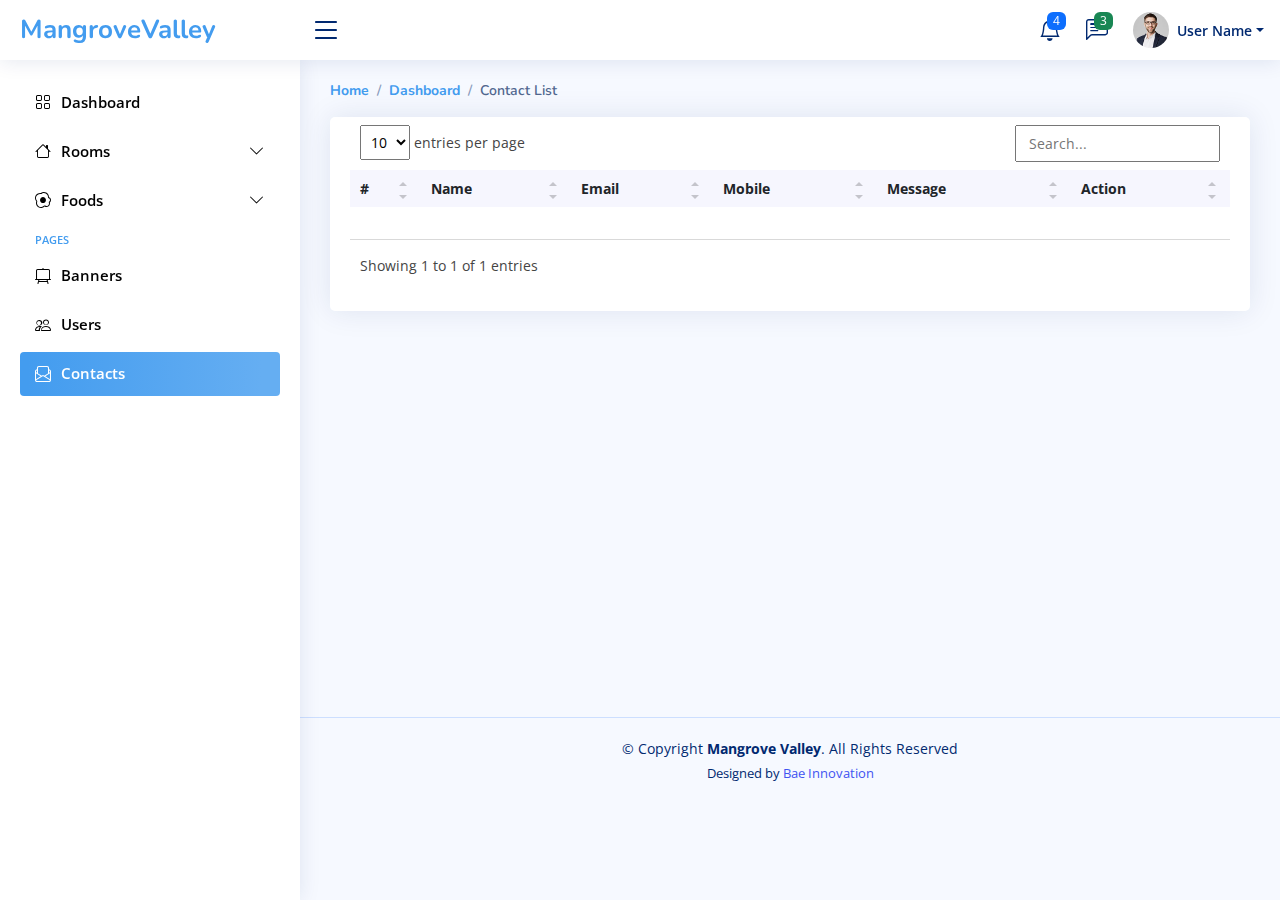
<file: dashboardContact.html>
<!DOCTYPE html>
<html lang="en">

<head>
  <meta charset="utf-8">
  <meta content="width=device-width, initial-scale=1.0" name="viewport">

  <title>MangroveValley</title>
  <meta content="" name="description">
  <meta content="" name="keywords">

  <!-- Favicons -->
  <link href="./NiceAdmin/assets/img/favicon.png" rel="icon">
  <link href="./NiceAdmin/assets/img/apple-touch-icon.png" rel="apple-touch-icon">

  <!-- Google Fonts -->
  <link href="https://fonts.gstatic.com" rel="preconnect">
  <link href="https://fonts.googleapis.com/css?family=Open+Sans:300,300i,400,400i,600,600i,700,700i|Nunito:300,300i,400,400i,600,600i,700,700i|Poppins:300,300i,400,400i,500,500i,600,600i,700,700i" rel="stylesheet">

  <!-- Vendor CSS Files -->
  <link href="./NiceAdmin/assets/vendor/bootstrap/css/bootstrap.min.css" rel="stylesheet">
  <link href="./NiceAdmin/assets/vendor/bootstrap-icons/bootstrap-icons.css" rel="stylesheet">
  <link href="./NiceAdmin/assets/vendor/boxicons/css/boxicons.min.css" rel="stylesheet">
  <link href="./NiceAdmin/assets/vendor/quill/quill.snow.css" rel="stylesheet">
  <link href="./NiceAdmin/assets/vendor/quill/quill.bubble.css" rel="stylesheet">
  <link href="./NiceAdmin/assets/vendor/remixicon/remixicon.css" rel="stylesheet">
  <link href="./NiceAdmin/assets/vendor/simple-datatables/style.css" rel="stylesheet">

  <!-- Template Main CSS File -->
  <link href="./NiceAdmin/assets/css/style.css" rel="stylesheet">
  <!-- <link href="./NiceAdmin/assets/css/new.css" rel="stylesheet"> -->

</head>

<body>

  <!-- ======= Header ======= -->
  <header id="header" class="header fixed-top d-flex align-items-center">

    <div class="d-flex align-items-center justify-content-between">
      <a href="./index.html" class="logo d-flex align-items-center">
        <img src="./NiceAdmin/assets/img/logo.png" alt="" class="d-md-none d-block">
        <span class="d-none d-lg-block">MangroveValley</span>
      </a>
      <i class="bi bi-list toggle-sidebar-btn"></i>
    </div><!-- End Logo -->



    <nav class="header-nav ms-auto">
      <ul class="d-flex align-items-center">

        <li class="nav-item d-block d-lg-none">
          <a class="nav-link nav-icon search-bar-toggle " href="#">
            <i class="bi bi-search"></i>
          </a>
        </li><!-- End Search Icon-->

        <li class="nav-item dropdown">

          <a class="nav-link nav-icon" href="#" data-bs-toggle="dropdown">
            <i class="bi bi-bell"></i>
            <span class="badge bg-primary badge-number">4</span>
          </a><!-- End Notification Icon -->

          <ul class="dropdown-menu dropdown-menu-end dropdown-menu-arrow notifications">
            <li class="dropdown-header">
              You have 4 new notifications
              <a href="#"><span class="badge rounded-pill bg-primary p-2 ms-2">View all</span></a>
            </li>
            <li>
              <hr class="dropdown-divider">
            </li>

            <li class="notification-item">
              <i class="bi bi-exclamation-circle text-warning"></i>
              <div>
                <h4>Lorem Ipsum</h4>
                <p>Quae dolorem earum veritatis oditseno</p>
                <p>30 min. ago</p>
              </div>
            </li>

            <li>
              <hr class="dropdown-divider">
            </li>

            <li class="notification-item">
              <i class="bi bi-x-circle text-danger"></i>
              <div>
                <h4>Atque rerum nesciunt</h4>
                <p>Quae dolorem earum veritatis oditseno</p>
                <p>1 hr. ago</p>
              </div>
            </li>

            <li>
              <hr class="dropdown-divider">
            </li>

            <li class="notification-item">
              <i class="bi bi-check-circle text-success"></i>
              <div>
                <h4>Sit rerum fuga</h4>
                <p>Quae dolorem earum veritatis oditseno</p>
                <p>2 hrs. ago</p>
              </div>
            </li>

            <li>
              <hr class="dropdown-divider">
            </li>

            <li class="notification-item">
              <i class="bi bi-info-circle text-primary"></i>
              <div>
                <h4>Dicta reprehenderit</h4>
                <p>Quae dolorem earum veritatis oditseno</p>
                <p>4 hrs. ago</p>
              </div>
            </li>

            <li>
              <hr class="dropdown-divider">
            </li>
            <li class="dropdown-footer">
              <a href="#">Show all notifications</a>
            </li>

          </ul><!-- End Notification Dropdown Items -->

        </li><!-- End Notification Nav -->

        <li class="nav-item dropdown">

          <a class="nav-link nav-icon" href="#" data-bs-toggle="dropdown">
            <i class="bi bi-chat-left-text"></i>
            <span class="badge bg-success badge-number">3</span>
          </a><!-- End Messages Icon -->

          <ul class="dropdown-menu dropdown-menu-end dropdown-menu-arrow messages">
            <li class="dropdown-header">
              You have 3 new messages
              <a href="#"><span class="badge rounded-pill bg-primary p-2 ms-2">View all</span></a>
            </li>
            <li>
              <hr class="dropdown-divider">
            </li>

            <li class="message-item">
              <a href="#">
                <img src="./NiceAdmin/assets/img/messages-1.jpg" alt="" class="rounded-circle">
                <div>
                  <h4>Maria Hudson</h4>
                  <p>Velit asperiores et ducimus soluta repudiandae labore officia est ut...</p>
                  <p>4 hrs. ago</p>
                </div>
              </a>
            </li>
            <li>
              <hr class="dropdown-divider">
            </li>

            <li class="message-item">
              <a href="#">
                <img src="./NiceAdmin/assets/img/messages-2.jpg" alt="" class="rounded-circle">
                <div>
                  <h4>Anna Nelson</h4>
                  <p>Velit asperiores et ducimus soluta repudiandae labore officia est ut...</p>
                  <p>6 hrs. ago</p>
                </div>
              </a>
            </li>
            <li>
              <hr class="dropdown-divider">
            </li>

            <li class="message-item">
              <a href="#">
                <img src="./NiceAdmin/assets/img/messages-3.jpg" alt="" class="rounded-circle">
                <div>
                  <h4>David Muldon</h4>
                  <p>Velit asperiores et ducimus soluta repudiandae labore officia est ut...</p>
                  <p>8 hrs. ago</p>
                </div>
              </a>
            </li>
            <li>
              <hr class="dropdown-divider">
            </li>

            <li class="dropdown-footer">
              <a href="#">Show all messages</a>
            </li>

          </ul><!-- End Messages Dropdown Items -->

        </li><!-- End Messages Nav -->

        <li class="nav-item dropdown pe-3">

          <a class="nav-link nav-profile d-flex align-items-center pe-0" href="#" data-bs-toggle="dropdown">
            <img src="./NiceAdmin/assets/img/profile-img.jpg" alt="Profile" class="rounded-circle">
            <span class="d-none d-md-block dropdown-toggle ps-2">User Name</span>
          </a><!-- End Profile Iamge Icon -->

          <ul class="dropdown-menu dropdown-menu-end dropdown-menu-arrow profile">
            <li class="dropdown-header">
              <h6>User Name</h6>
              <span>Admin</span>
            </li>
            <li>
              <hr class="dropdown-divider">
            </li>
            <li>
              <a class="dropdown-item d-flex align-items-center" href="">
                <i class="bi bi-person"></i>
                <span>My Profile</span>
              </a>
            </li>
            <li>
              <hr class="dropdown-divider">
            </li>
            <li>
              <a class="dropdown-item d-flex align-items-center" href="">
                <i class="bi bi-gear"></i>
                <span>Account Settings</span>
              </a>
            </li>
            <li>
              <hr class="dropdown-divider">
            </li>
            <li>
              <a class="dropdown-item d-flex align-items-center" href="./index.html">
                <i class="bi bi-box-arrow-right"></i>
                <span>Sign Out</span>
              </a>
            </li>

          </ul><!-- End Profile Dropdown Items -->
        </li><!-- End Profile Nav -->

      </ul>
    </nav><!-- End Icons Navigation -->

  </header><!-- End Header -->

  <!-- ======= Sidebar ======= -->
  <aside id="sidebar" class="sidebar">

    <ul class="sidebar-nav" id="sidebar-nav">

      <li class="nav-item">
        <a class="nav-link collapsed" href="./dashboard.html">
          <i class="bi bi-grid"></i>
          <span>Dashboard</span>
        </a>
      </li><!-- End Dashboard Nav -->

      <li class="nav-item">
        <a class="nav-link collapsed" data-bs-target="#Rooms-nav" data-bs-toggle="collapse" href="#">
          <i class="bi bi-house"></i><span>Rooms</span><i class="bi bi-chevron-down ms-auto"></i>
        </a>
        <ul id="Rooms-nav" class="nav-content collapse " data-bs-parent="#sidebar-nav">
          <li>
            <a href="">
              <i class="bi bi-circle"></i><span>Reserveds</span>
            </a>
          </li>
          <li>
            <a href="">
              <i class="bi bi-circle"></i><span>Room List</span>
            </a>
          </li>
          
        </ul>
      </li>
      <li class="nav-item">
        <a class="nav-link collapsed" data-bs-target="#Foods-nav" data-bs-toggle="collapse" href="#">
          <i class="bi bi-egg-fried"></i><span>Foods</span><i class="bi bi-chevron-down ms-auto"></i>
        </a>
        <ul id="Foods-nav" class="nav-content collapse " data-bs-parent="#sidebar-nav">
          <li>
            <a href="">
              <i class="bi bi-circle"></i><span>Orders</span>
            </a>
          </li>
          <li>
            <a href="">
              <i class="bi bi-circle"></i><span>Food List</span>
            </a>
          </li>
          
        </ul>
      </li>

      <li class="nav-heading">Pages</li>

      <li class="nav-item">
        <a class="nav-link collapsed" href="">
          <i class="bi bi-easel2"></i>
          <span>Banners</span>
        </a>
      </li>
      <li class="nav-item">
        <a class="nav-link collapsed" href="">
          <i class="bi bi-people"></i>
          <span>Users</span>
        </a>
      </li>
      <li class="nav-item">
        <a class="nav-link " href="">
          <i class="bi bi-envelope-paper"></i>
          <span>Contacts</span>
        </a>
      </li>

    </ul>

  </aside><!-- End Sidebar-->

  <main id="main" class="main">

    <div class="pagetitle">
      <nav>
        <ol class="breadcrumb">
          <li class="breadcrumb-item"><a href="./index.html">Home</a></li>
          <li class="breadcrumb-item"><a href="./dashboard.html">Dashboard</a></li>
          <li class="breadcrumb-item active">Contact List</li>
        </ol>
      </nav>
    </div><!-- End Page Title -->

    <section class="section dashboard">
      <div class="row">

        <!-- Left side columns -->
        <div class="col-lg-12">
          <div class="row">

            <!-- Recent Sales -->
            <div class="col-12">
              <div class="card recent-sales overflow-auto">

                <div class="card-body">

                  <table class="table table-borderless datatable">
                    <thead>
                      <tr>
                        <th scope="col">#</th>
                        <th scope="col">Name</th>
                        <th scope="col">Email</th>
                        <th scope="col">Mobile</th>
                        <th scope="col">Message</th>
                        <th scope="col">Action</th>
                      </tr>
                    </thead>
                    <tbody>

                      <tr>
                        <th scope="row"></th>
                        <td></td>
                        <td></td>
                        <td></td>
                        <td></td>
                        <td></td>
                      </tr>

                    </tbody>
                  </table>

                </div>

              </div>
            </div><!-- End Recent Sales -->

          </div>
        </div><!-- End Left side columns -->

      </div>
    </section>

  </main><!-- End #main -->

  <!-- ======= Footer ======= -->
  <footer id="footer" class="footer">
    <div class="copyright">
      &copy; Copyright <strong><span>Mangrove Valley</span></strong>. All Rights Reserved
    </div>
    <div class="credits">
      Designed by <a href="https://baeinnovation.com/">Bae Innovation</a>
    </div>
  </footer><!-- End Footer -->

  <a href="#" class="back-to-top d-flex align-items-center justify-content-center"><i class="bi bi-arrow-up-short"></i></a>

  <!-- Vendor JS Files -->
  <script src="./NiceAdmin/assets/vendor/apexcharts/apexcharts.min.js"></script>
  <script src="./NiceAdmin/assets/vendor/bootstrap/js/bootstrap.bundle.min.js"></script>
  <script src="./NiceAdmin/assets/vendor/chart.js/chart.umd.js"></script>
  <script src="./NiceAdmin/assets/vendor/echarts/echarts.min.js"></script>
  <script src="./NiceAdmin/assets/vendor/quill/quill.min.js"></script>
  <script src="./NiceAdmin/assets/vendor/simple-datatables/simple-datatables.js"></script>
  <script src="./NiceAdmin/assets/vendor/tinymce/tinymce.min.js"></script>
  <script src="./NiceAdmin/assets/vendor/php-email-form/validate.js"></script>

  <!-- Template Main JS File -->
  <script src="./NiceAdmin/assets/js/main.js"></script>

</body>

</html>
</file>
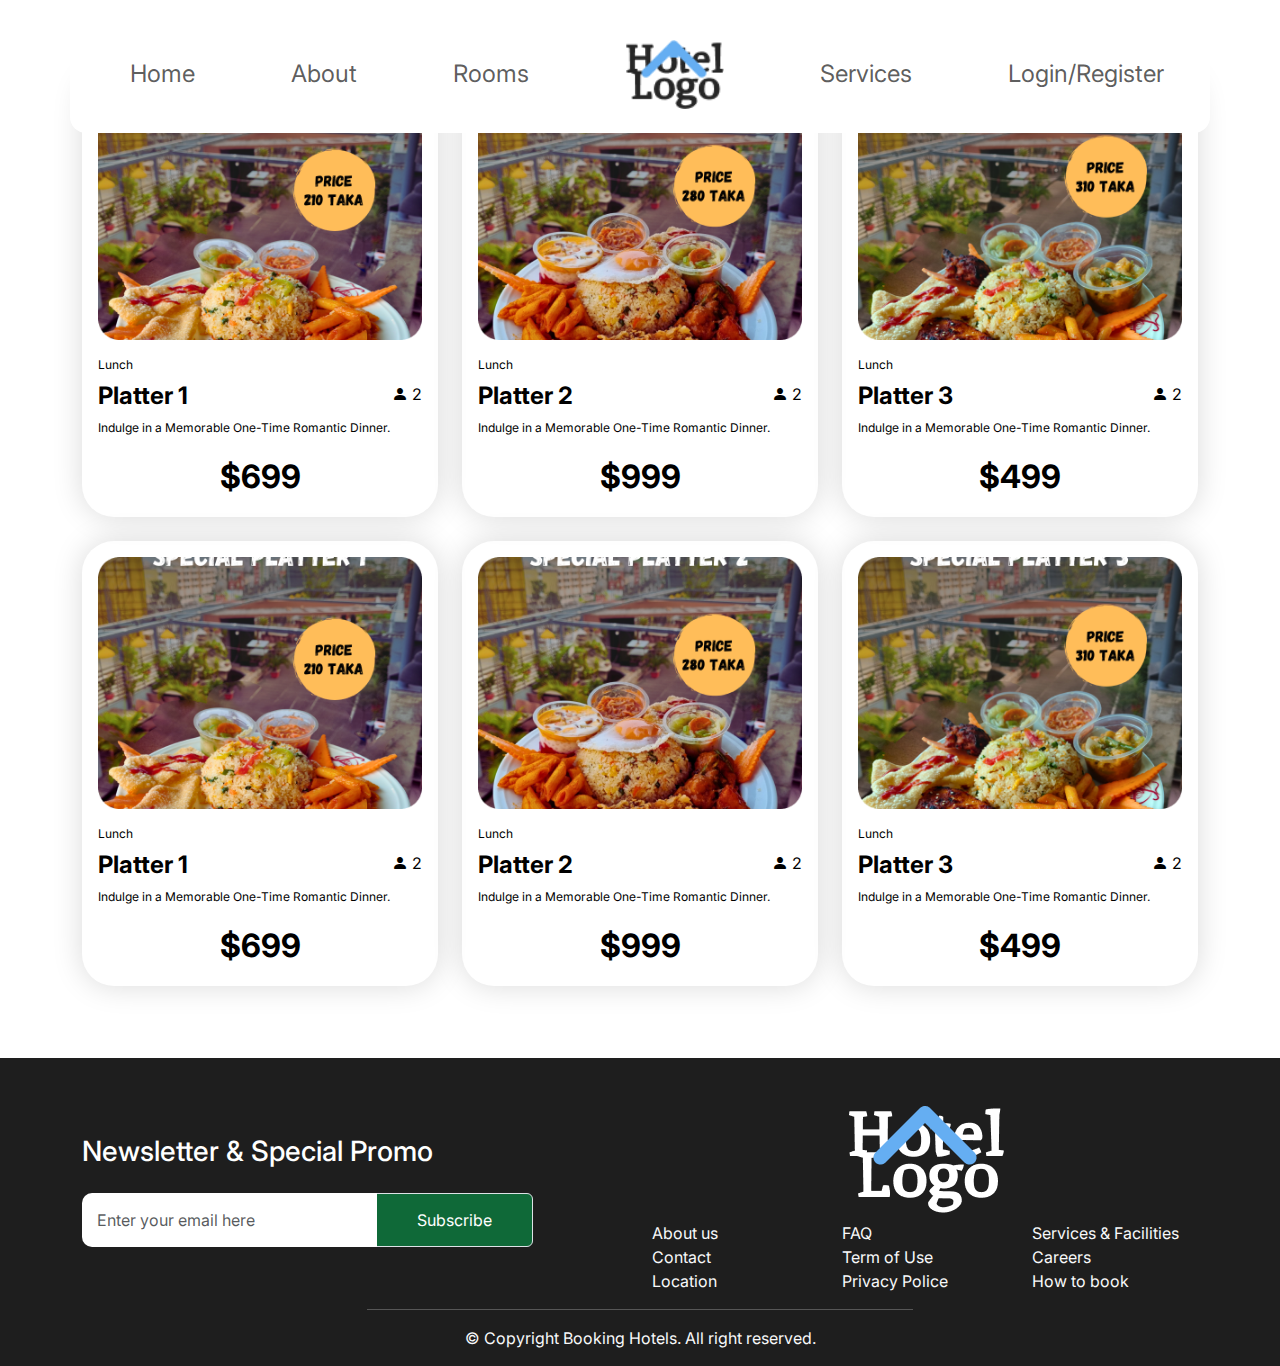
<file: foods.html>
<!doctype html>
<html lang="en">
  <head>
    <meta charset="utf-8">
    <meta name="viewport" content="width=device-width, initial-scale=1">
    <title>Mangrove Valley</title>

    <!-- bootstrap css -->
    <link href="https://cdn.jsdelivr.net/npm/bootstrap@5.3.3/dist/css/bootstrap.min.css" rel="stylesheet" integrity="sha384-QWTKZyjpPEjISv5WaRU9OFeRpok6YctnYmDr5pNlyT2bRjXh0JMhjY6hW+ALEwIH" crossorigin="anonymous">

    <!-- bootstrap icon -->
    <link rel="stylesheet" href="https://cdn.jsdelivr.net/npm/bootstrap-icons@1.11.3/font/bootstrap-icons.min.css">

    <!-- google fonts -->
    <link rel="preconnect" href="https://fonts.googleapis.com">
    <link rel="preconnect" href="https://fonts.gstatic.com" crossorigin>
    <link href="https://fonts.googleapis.com/css2?family=Inter:wght@100..900&display=swap" rel="stylesheet">

    <!-- custom css -->
     <link rel="stylesheet" href="./asset/css/style.css">
     <link rel="stylesheet" href="./asset/css/mobile.css">


  </head>
  <body>
    <section class="bg-danger">
      <div class="container">
        <div class="row">
          <div class="col-12">
            <nav class="navbar navbar-expand-lg py-0">
              <div class="container myNav fixed-top mt-3 py-md-3 py-0">
                <a class="navbar-brand d-md-none d-block" href="./index.html">
                  <img src="./asset/img/LogoForNavbar.png" alt="">
                </a>
                <button class="navbar-toggler" type="button" data-bs-toggle="collapse" data-bs-target="#navbarSupportedContent" aria-controls="navbarSupportedContent" aria-expanded="false" aria-label="Toggle navigation">
                  <span class="navbar-toggler-icon"></span>
                </button>
                <div class="collapse navbar-collapse" id="navbarSupportedContent">
                  <ul class="navbar-nav m-auto mb-2 mb-lg-0 align-items-center">
                    <li class="nav-item">
                      <a class="nav-link" href="./index.html">Home</a>
                    </li>
                    <li class="nav-item">
                      <a class="nav-link" href="#">About</a>
                    </li>
                    <li class="nav-item">
                      <a class="nav-link" href="#">Rooms</a>
                    </li>
                    <li class="nav-item d-md-block d-none">
                      <a class="nav-link" href="./index.html">
                        <img src="./asset/img/LogoForNavbar.png" alt="">
                      </a>
                    </li>
                    <li class="nav-item">
                      <a class="nav-link" href="#">Services</a>
                    </li>
                    <li class="nav-item">
                      <a class="nav-link" href="./login.html">Login/Register</a>
                    </li>
                  </ul>
                </div>
              </div>
            </nav>
          </div>
        </div>
      </div>
    </section>
    <section id="Hero" class="py-0">
      <div class="container-fluid ">
        <div class="row ">
          <div class="col-12 px-0">
            <div id="carouselExampleCaptions" class="carousel slide">
              <div class="carousel-indicators">
                <button type="button" data-bs-target="#carouselExampleCaptions" data-bs-slide-to="0" class="active" aria-current="true" aria-label="Slide 1"></button>
                <button type="button" data-bs-target="#carouselExampleCaptions" data-bs-slide-to="1" aria-label="Slide 2"></button>
                <button type="button" data-bs-target="#carouselExampleCaptions" data-bs-slide-to="2" aria-label="Slide 3"></button>
              </div>
              <div class="carousel-inner">
                <div class="carousel-item active">
                  <!-- <img src="./asset/img/hero.jfif" class="d-block w-100" alt="..."> -->
                  <div class="carousel-caption d-none d-lg-block">
                    <h5>Discover Extraordinary <br> Comfort in Hotels</h5>
                    <p></p>
                  </div>
                </div>
                <div class="carousel-item">
                  <!-- <img src="./asset/img/hero.jfif" class="d-block w-100" alt="..."> -->
                  <div class="carousel-caption d-none d-lg-block">
                    <h5>Discover Extraordinary <br> Comfort in Hotels</h5>
                    <p></p>
                  </div>
                </div>
                <div class="carousel-item">
                  <!-- <img src="./asset/img/hero.jfif" class="d-block w-100" alt="..."> -->
                  <div class="carousel-caption d-none d-lg-block">
                    <h5>Discover Extraordinary <br> Comfort in Hotels</h5>
                    <p></p>
                  </div>
                </div>
              </div>
              <button class="carousel-control-prev" type="button" data-bs-target="#carouselExampleCaptions" data-bs-slide="prev">
                <span class="carousel-control-prev-icon" aria-hidden="true"></span>
                <span class="visually-hidden">Previous</span>
              </button>
              <button class="carousel-control-next" type="button" data-bs-target="#carouselExampleCaptions" data-bs-slide="next">
                <span class="carousel-control-next-icon" aria-hidden="true"></span>
                <span class="visually-hidden">Next</span>
              </button>
            </div>
          </div>
        </div>
      </div>
    </section>
    <section id="Food" class="py-5">
      <div class="container">
        <!-- <div class="row">
          <div class="col-12">
            <div class="d-flex justify-content-between align-items-center py-3">
              <h1 class="fw-bold">We Serve The Best Food</h1>
              <a href="" class="">View All</a>
            </div>
            <p class="">
              Lorem ipsum dolor sit amet consectetur. Cursus et aliquam <br>volutpat in lectus non dolor maecenas. Fringilla ut lacus mattis.
            </p>
          </div>
        </div> -->
        <div class="row pt-4">

          <div class="col-md-4 mb-4">
            <a href="">
              <div class="roomCard p-3">
                <img src="./asset/img/food/1.png" alt="image" class="img-fluid">
                <p class="fs-12 pt-3 mb-2">Lunch</p>
                <div class="d-flex justify-content-between">
                  <h3 class="fs-24 fw-bold">Platter 1</h3>
                  <div>
                    <i class="bi bi-person-fill"></i>
                    2
                  </div>
                </div>
                <p class="fs-12">Indulge in a Memorable One-Time Romantic Dinner.</p>
                <p class="text-center fs-2 fw-bold mb-0">$699</p>
              </div>
            </a>
          </div>
          <div class="col-md-4 mb-4">
            <a href="">
              <div class="roomCard p-3">
                <img src="./asset/img/food/2.png" alt="image" class="img-fluid">
                <p class="fs-12 pt-3 mb-2">Lunch</p>
                <div class="d-flex justify-content-between">
                  <h3 class="fs-24 fw-bold">Platter 2</h3>
                  <div>
                    <i class="bi bi-person-fill"></i>
                    2
                  </div>
                </div>
                <p class="fs-12">Indulge in a Memorable One-Time Romantic Dinner.</p>
                <p class="text-center fs-2 fw-bold mb-0">$999</p>
              </div>
            </a>
          </div>
          <div class="col-md-4 mb-4">
            <a href="">
              <div class="roomCard p-3">
                <img src="./asset/img/food/3.png" alt="image" class="img-fluid">
                <p class="fs-12 pt-3 mb-2">Lunch</p>
                <div class="d-flex justify-content-between">
                  <h3 class="fs-24 fw-bold">Platter 3</h3>
                  <div>
                    <i class="bi bi-person-fill"></i>
                    2
                  </div>
                </div>
                <p class="fs-12">Indulge in a Memorable One-Time Romantic Dinner.</p>
                <p class="text-center fs-2 fw-bold mb-0">$499</p>
              </div>
            </a>
          </div>
          <div class="col-md-4 mb-4">
            <a href="">
              <div class="roomCard p-3">
                <img src="./asset/img/food/1.png" alt="image" class="img-fluid">
                <p class="fs-12 pt-3 mb-2">Lunch</p>
                <div class="d-flex justify-content-between">
                  <h3 class="fs-24 fw-bold">Platter 1</h3>
                  <div>
                    <i class="bi bi-person-fill"></i>
                    2
                  </div>
                </div>
                <p class="fs-12">Indulge in a Memorable One-Time Romantic Dinner.</p>
                <p class="text-center fs-2 fw-bold mb-0">$699</p>
              </div>
            </a>
          </div>
          <div class="col-md-4 mb-4">
            <a href="">
              <div class="roomCard p-3">
                <img src="./asset/img/food/2.png" alt="image" class="img-fluid">
                <p class="fs-12 pt-3 mb-2">Lunch</p>
                <div class="d-flex justify-content-between">
                  <h3 class="fs-24 fw-bold">Platter 2</h3>
                  <div>
                    <i class="bi bi-person-fill"></i>
                    2
                  </div>
                </div>
                <p class="fs-12">Indulge in a Memorable One-Time Romantic Dinner.</p>
                <p class="text-center fs-2 fw-bold mb-0">$999</p>
              </div>
            </a>
          </div>
          <div class="col-md-4 mb-4">
            <a href="">
              <div class="roomCard p-3">
                <img src="./asset/img/food/3.png" alt="image" class="img-fluid">
                <p class="fs-12 pt-3 mb-2">Lunch</p>
                <div class="d-flex justify-content-between">
                  <h3 class="fs-24 fw-bold">Platter 3</h3>
                  <div>
                    <i class="bi bi-person-fill"></i>
                    2
                  </div>
                </div>
                <p class="fs-12">Indulge in a Memorable One-Time Romantic Dinner.</p>
                <p class="text-center fs-2 fw-bold mb-0">$499</p>
              </div>
            </a>
          </div>

        </div>
      </div>
    </section>
    <footer class="pt-5">
      <div class="container">
        <div class="row align-items-center justify-content-between">
          <div class="col-md-5">
            <h3 class="text-white pb-3">Newsletter & Special Promo</h3>
            <div class="input-group mb-3">
              <input type="text" class="form-control SubscribeInput" placeholder="Enter your email here" aria-label="Recipient's username" aria-describedby="basic-addon2">
              <span class="input-group-text" id="basic-addon2">Subscribe</span>
            </div> 
          </div>
          <div class="col-md-6">
            <h1 class="text-center">
              <a href="./index.html">
                <img src="./asset/img/Logo.png" alt="logo" class="img-fluid">
              </a>
            </h1>
            <div class="row text-md-start text-center">
              <div class="col-md-4">
                <a href="" class="d-block text-light">About us</a>
                <a href="" class="d-block text-light">Contact</a>
                <a href="" class="d-block text-light">Location</a>
              </div>
              <div class="col-md-4">
                <a href="" class="d-block text-light">FAQ</a>
                <a href="" class="d-block text-light">Term of Use</a>
                <a href="" class="d-block text-light">Privacy Police</a>
              </div>
              <div class="col-md-4">
                <a href="" class="d-block text-light">Services & Facilities</a>
                <a href="" class="d-block text-light">Careers</a>
                <a href="" class="d-block text-light">How to book</a>
              </div>
            </div>
          </div>
        </div>
        <div class="row justify-content-center">
          <div class="col-md-6 text-center">
            <hr class="text-white">
            <p class="text-light">© Copyright Booking Hotels. All right reserved.</p>
          </div>
        </div>
      </div>
    </footer>

    <section id="Test" class="py-0">
      <div class="container">
        <div class="row">
          <div class="col-12"></div>
        </div>
      </div>
    </section>

    <!-- bootstrap js -->
    <script src="https://cdn.jsdelivr.net/npm/bootstrap@5.3.3/dist/js/bootstrap.bundle.min.js" integrity="sha384-YvpcrYf0tY3lHB60NNkmXc5s9fDVZLESaAA55NDzOxhy9GkcIdslK1eN7N6jIeHz" crossorigin="anonymous"></script>

  </body>
</html>
</file>
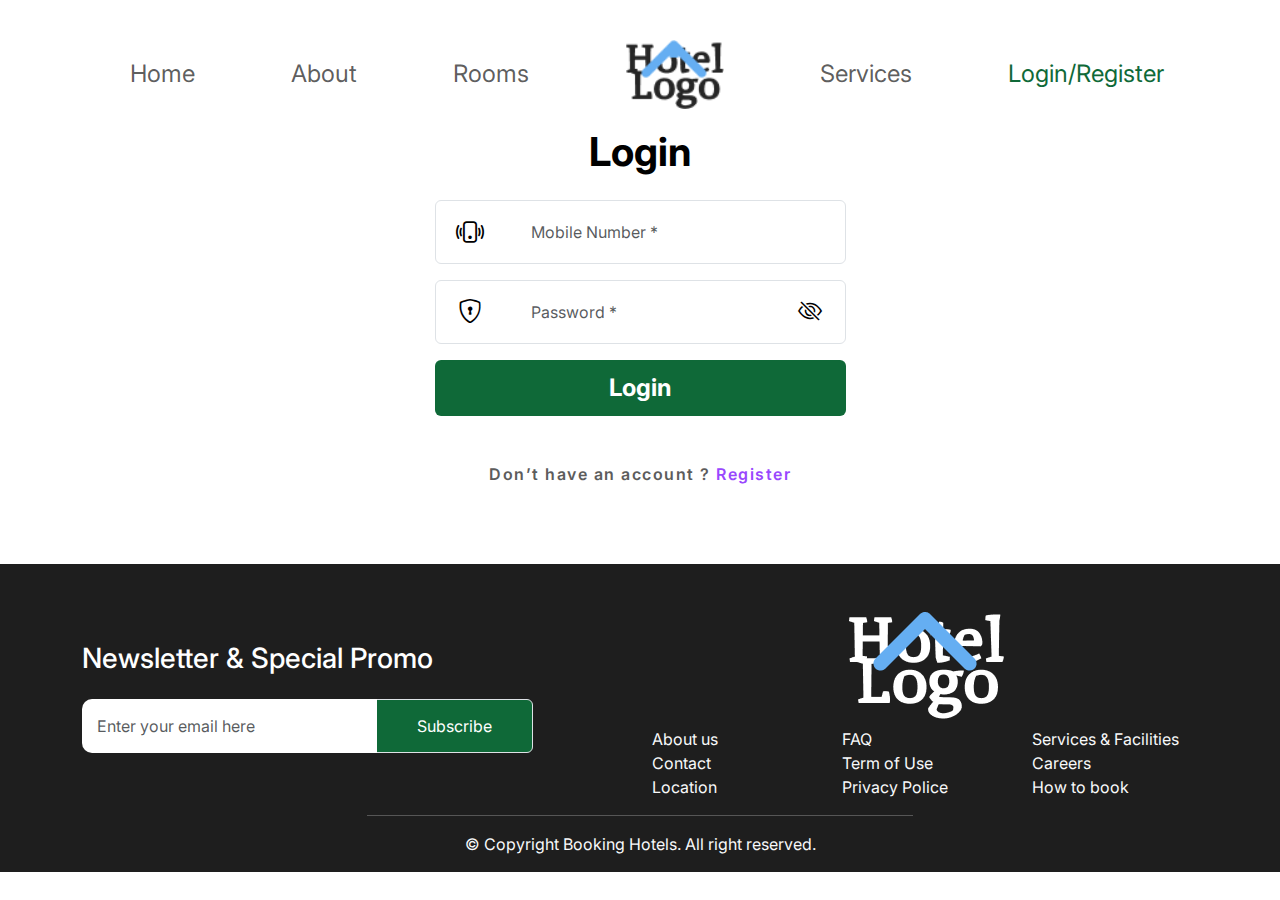
<file: login.html>
<!doctype html>
<html lang="en">
  <head>
    <meta charset="utf-8">
    <meta name="viewport" content="width=device-width, initial-scale=1">
    <title>Mangrove Valley</title>

    <!-- bootstrap css -->
    <link href="https://cdn.jsdelivr.net/npm/bootstrap@5.3.3/dist/css/bootstrap.min.css" rel="stylesheet" integrity="sha384-QWTKZyjpPEjISv5WaRU9OFeRpok6YctnYmDr5pNlyT2bRjXh0JMhjY6hW+ALEwIH" crossorigin="anonymous">

    <!-- bootstrap icon -->
    <link rel="stylesheet" href="https://cdn.jsdelivr.net/npm/bootstrap-icons@1.11.3/font/bootstrap-icons.min.css">

    <!-- google fonts -->
    <link rel="preconnect" href="https://fonts.googleapis.com">
    <link rel="preconnect" href="https://fonts.gstatic.com" crossorigin>
    <link href="https://fonts.googleapis.com/css2?family=Inter:wght@100..900&display=swap" rel="stylesheet">

    <!-- custom css -->
     <link rel="stylesheet" href="./asset/css/style.css">
     <link rel="stylesheet" href="./asset/css/mobile.css">


  </head>
  <body>
    <section class="bg-danger">
      <div class="container">
        <div class="row">
          <div class="col-12">
            <nav class="navbar navbar-expand-lg py-0">
              <div class="container myNav fixed-top mt-3 py-md-3 py-0">
                <a class="navbar-brand d-md-none d-block" href="./index.html">
                  <img src="./asset/img/LogoForNavbar.png" alt="">
                </a>
                <button class="navbar-toggler" type="button" data-bs-toggle="collapse" data-bs-target="#navbarSupportedContent" aria-controls="navbarSupportedContent" aria-expanded="false" aria-label="Toggle navigation">
                  <span class="navbar-toggler-icon"></span>
                </button>
                <div class="collapse navbar-collapse" id="navbarSupportedContent">
                  <ul class="navbar-nav m-auto mb-2 mb-lg-0 align-items-center">
                    <li class="nav-item">
                      <a class="nav-link" href="./index.html">Home</a>
                    </li>
                    <li class="nav-item">
                      <a class="nav-link" href="./about.html">About</a>
                    </li>
                    <li class="nav-item">
                      <a class="nav-link" href="./rooms.html">Rooms</a>
                    </li>
                    <li class="nav-item d-md-block d-none">
                      <a class="nav-link" href="./index.html">
                        <img src="./asset/img/LogoForNavbar.png" alt="">
                      </a>
                    </li>
                    <li class="nav-item">
                      <a class="nav-link" href="#">Services</a>
                    </li>
                    <li class="nav-item">
                      <a class="nav-link active" href="./login.html">Login/Register</a>
                    </li>
                  </ul>
                </div>
              </div>
            </nav>
          </div>
        </div>
      </div>
    </section>
    <section id="Hero" class="pb-5">
      <div class="container-fluid ">
        <div class="row ">
          <div class="col-12 px-0">
          </div>
        </div>
      </div>
    </section>
    <section id="" class="py-3">
      <div class="container">
        <div class="row">
          <div class="col-12">
            <div class=" p-md-5 p-4">
              <div class="row justify-content-center align-items-center">
                <div class="col-md-5">
                  <h1 class="fw-bold text-center py-3">Login</h1>

                  <!-- <input type="text" name="" id="" class="form-control border rounded mb-3" placeholder="Mobile *"> -->
                  <!-- <input type="password" name="" id="" class="form-control border rounded mb-3" placeholder="Password "> -->
                  <!-- <div class="border rounded p-1 mb-3">
                    <div class="row align-items-center px-2">
                      <div class="col-5 text-center">
                        <select name="" id="" class="form-select">
                          <option value="">+880</option>
                          <option value="">+09</option>
                          <option value="">+02</option>
                        </select>
                      </div>
                      <div class="col-7">
                        <input type="text" name="" id="" class="form-control mb-0" placeholder="Phone Number *">
                      </div>
                    </div>
                  </div> -->
                  <div class="border rounded p-1 mb-3">
                    <div class="row align-items-center px-2">
                      <div class="col-2 text-center">
                        <i class="bi bi-phone-vibrate fs-3"></i>
                      </div>
                      <div class="col-10">
                        <input type="text" name="" id="" class="form-control mt-0" placeholder="Mobile Number *">
                      </div>
                    </div>
                  </div>
                  <div class="border rounded p-1 mb-3">
                    <div class="row align-items-center px-2">
                      <div class="col-2 text-center">
                        <i class="bi bi-shield-lock fs-4"></i>
                      </div>
                      <div class="col-8">
                        <input type="password" name="" id="" class="form-control mt-0" placeholder="Password *">
                      </div>
                      <div class="col-2 text-center">
                        <i class="bi bi-eye-slash fs-4"></i>
                      </div>
                    </div>
                  </div>
                  <div>
                  <div class="row px-2 justify-content-center pb-5">
                    <div class="col-12">
                      <div class="row px-1">
                        <!-- <button type="button" class="btnBook rounded">Login</button> -->
                        <a href="./dashboard.html" class="btnBook rounded text-center">Login</a>
                      </div>
                    </div>
                  </div>
                </div>
                </div>
              </div>
              <div class="row text-center">
                <div class="col-12">
                  <p style="color: #5C5C5C; font-weight: 600; font-size: 16px; line-height: 20px; letter-spacing: 1.5px;">
                    Don’t have an account ?  
                    <a href="./register.html"><span style="color: #9947FE;">Register</span></a>
                  </p>
                  <!-- <p style="color: #5C5C5C; font-weight: 400; font-size: 12px; line-height: 16px; letter-spacing: 1.5px;">
                     
                    By clicking “Create account”, I agree to Mangrove Valley´s 
                    <span style="color: #9947FE;">
                      TOS
                    </span>
                     and
                    <a href="./register.html">
                      <span style="color: #9947FE;">
                      Privacy Policy.
                      </span>
                    </a>
                  </p> -->
                </div>
              </div>
            </div>
          </div>
        </div>
      </div>
    </section>
    <footer class="pt-5">
      <div class="container">
        <div class="row align-items-center justify-content-between">
          <div class="col-md-5">
            <h3 class="text-white pb-3">Newsletter & Special Promo</h3>
            <div class="input-group mb-3">
              <input type="text" class="form-control SubscribeInput" placeholder="Enter your email here" aria-label="Recipient's username" aria-describedby="basic-addon2">
              <span class="input-group-text" id="basic-addon2">Subscribe</span>
            </div> 
          </div>
          <div class="col-md-6">
            <h1 class="text-center">
              <a href="./index.html">
                <img src="./asset/img/Logo.png" alt="logo" class="img-fluid">
              </a>
            </h1>
            <div class="row text-md-start text-center">
              <div class="col-md-4">
                <a href="" class="d-block text-light">About us</a>
                <a href="" class="d-block text-light">Contact</a>
                <a href="" class="d-block text-light">Location</a>
              </div>
              <div class="col-md-4">
                <a href="" class="d-block text-light">FAQ</a>
                <a href="" class="d-block text-light">Term of Use</a>
                <a href="" class="d-block text-light">Privacy Police</a>
              </div>
              <div class="col-md-4">
                <a href="" class="d-block text-light">Services & Facilities</a>
                <a href="" class="d-block text-light">Careers</a>
                <a href="" class="d-block text-light">How to book</a>
              </div>
            </div>
          </div>
        </div>
        <div class="row justify-content-center">
          <div class="col-md-6 text-center">
            <hr class="text-white">
            <p class="text-light">© Copyright Booking Hotels. All right reserved.</p>
          </div>
        </div>
      </div>
    </footer>

    <section id="Test" class="py-0">
      <div class="container">
        <div class="row">
          <div class="col-12"></div>
        </div>
      </div>
    </section>

    <!-- bootstrap js -->
    <script src="https://cdn.jsdelivr.net/npm/bootstrap@5.3.3/dist/js/bootstrap.bundle.min.js" integrity="sha384-YvpcrYf0tY3lHB60NNkmXc5s9fDVZLESaAA55NDzOxhy9GkcIdslK1eN7N6jIeHz" crossorigin="anonymous"></script>

  </body>
</html>
</file>
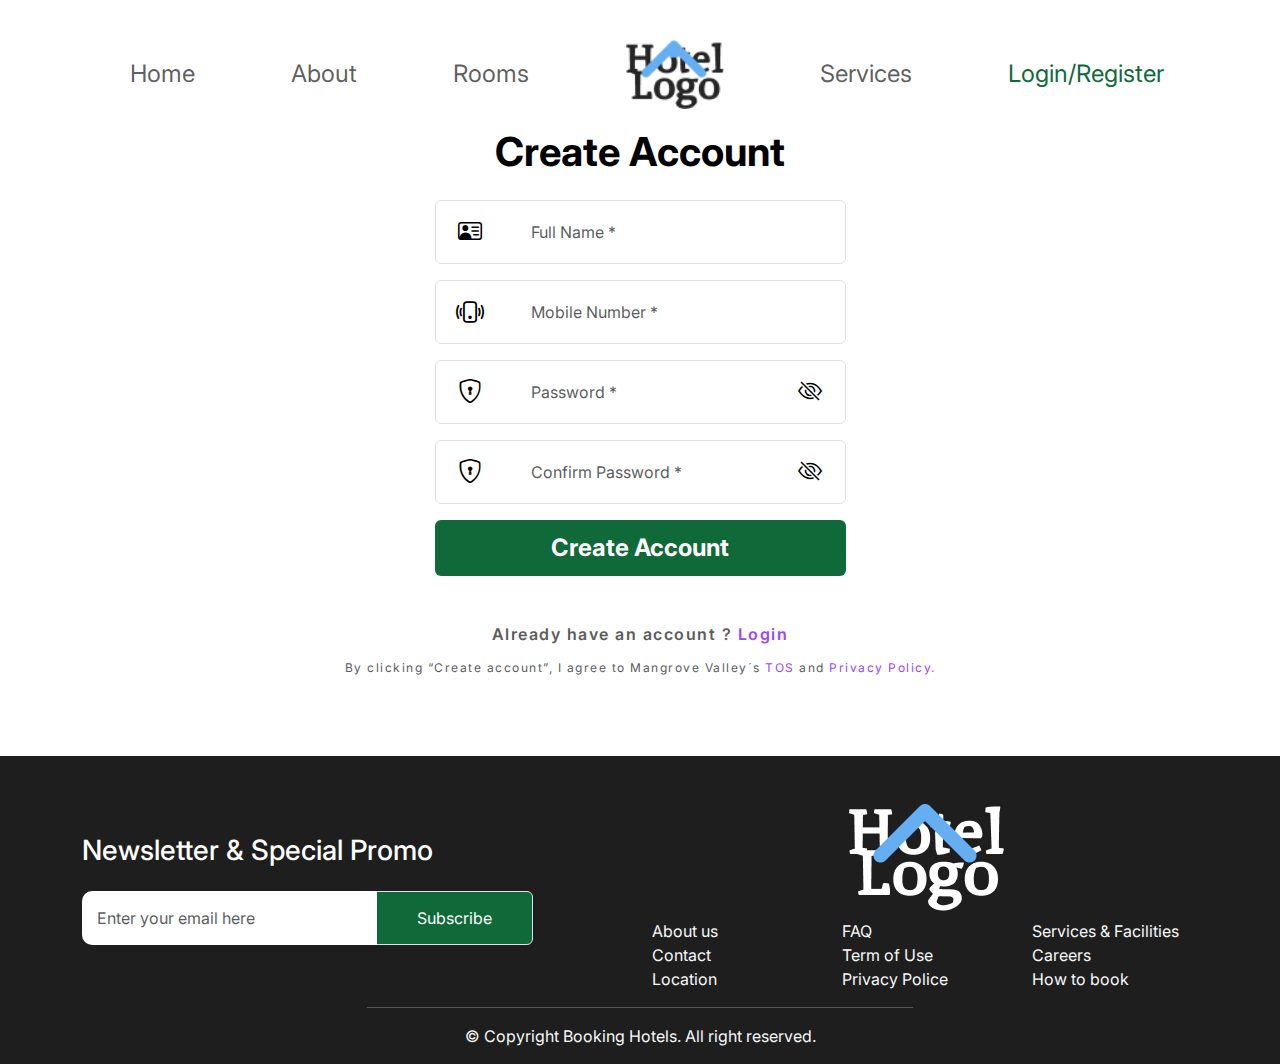
<file: register.html>
<!doctype html>
<html lang="en">
  <head>
    <meta charset="utf-8">
    <meta name="viewport" content="width=device-width, initial-scale=1">
    <title>Mangrove Valley</title>

    <!-- bootstrap css -->
    <link href="https://cdn.jsdelivr.net/npm/bootstrap@5.3.3/dist/css/bootstrap.min.css" rel="stylesheet" integrity="sha384-QWTKZyjpPEjISv5WaRU9OFeRpok6YctnYmDr5pNlyT2bRjXh0JMhjY6hW+ALEwIH" crossorigin="anonymous">

    <!-- bootstrap icon -->
    <link rel="stylesheet" href="https://cdn.jsdelivr.net/npm/bootstrap-icons@1.11.3/font/bootstrap-icons.min.css">

    <!-- google fonts -->
    <link rel="preconnect" href="https://fonts.googleapis.com">
    <link rel="preconnect" href="https://fonts.gstatic.com" crossorigin>
    <link href="https://fonts.googleapis.com/css2?family=Inter:wght@100..900&display=swap" rel="stylesheet">

    <!-- custom css -->
     <link rel="stylesheet" href="./asset/css/style.css">
     <link rel="stylesheet" href="./asset/css/mobile.css">


  </head>
  <body>
    <section class="bg-danger">
      <div class="container">
        <div class="row">
          <div class="col-12">
            <nav class="navbar navbar-expand-lg py-0">
              <div class="container myNav fixed-top mt-3 py-md-3 py-0">
                <a class="navbar-brand d-md-none d-block" href="./index.html">
                  <img src="./asset/img/LogoForNavbar.png" alt="">
                </a>
                <button class="navbar-toggler" type="button" data-bs-toggle="collapse" data-bs-target="#navbarSupportedContent" aria-controls="navbarSupportedContent" aria-expanded="false" aria-label="Toggle navigation">
                  <span class="navbar-toggler-icon"></span>
                </button>
                <div class="collapse navbar-collapse" id="navbarSupportedContent">
                  <ul class="navbar-nav m-auto mb-2 mb-lg-0 align-items-center">
                    <li class="nav-item">
                      <a class="nav-link" href="./index.html">Home</a>
                    </li>
                    <li class="nav-item">
                      <a class="nav-link" href="./about.html">About</a>
                    </li>
                    <li class="nav-item">
                      <a class="nav-link" href="./rooms.html">Rooms</a>
                    </li>
                    <li class="nav-item d-md-block d-none">
                      <a class="nav-link" href="./index.html">
                        <img src="./asset/img/LogoForNavbar.png" alt="">
                      </a>
                    </li>
                    <li class="nav-item">
                      <a class="nav-link" href="#">Services</a>
                    </li>
                    <li class="nav-item">
                      <a class="nav-link active" href="./login.html">Login/Register</a>
                    </li>
                  </ul>
                </div>
              </div>
            </nav>
          </div>
        </div>
      </div>
    </section>
    <section id="Hero" class="pb-5">
      <div class="container-fluid ">
        <div class="row ">
          <div class="col-12 px-0">
          </div>
        </div>
      </div>
    </section>
    <section id="" class="py-3">
      <div class="container">
        <div class="row">
          <div class="col-12">
            <div class=" p-md-5 p-4">
              <div class="row justify-content-center align-items-center">
                <div class="col-md-5">
                  <h1 class="fw-bold text-center py-3">Create Account</h1>

                  <!-- <input type="text" name="" id="" class="form-control border rounded mb-3" placeholder="Mobile *"> -->
                  <!-- <input type="password" name="" id="" class="form-control border rounded mb-3" placeholder="Password "> -->
                  <!-- <div class="border rounded p-1 mb-3">
                    <div class="row align-items-center px-2">
                      <div class="col-5 text-center">
                        <select name="" id="" class="form-select">
                          <option value="">+880</option>
                          <option value="">+09</option>
                          <option value="">+02</option>
                        </select>
                      </div>
                      <div class="col-7">
                        <input type="text" name="" id="" class="form-control mb-0" placeholder="Phone Number *">
                      </div>
                    </div>
                  </div> -->
                  <div class="border rounded p-1 mb-3">
                    <div class="row align-items-center px-2">
                      <div class="col-2 text-center">
                        <i class="bi bi-person-vcard fs-4"></i>
                      </div>
                      <div class="col-10">
                        <input type="text" name="" id="" class="form-control mt-0" placeholder="Full Name *">
                      </div>
                    </div>
                  </div>
                  <div class="border rounded p-1 mb-3">
                    <div class="row align-items-center px-2">
                      <div class="col-2 text-center">
                        <i class="bi bi-phone-vibrate fs-3"></i>
                      </div>
                      <div class="col-10">
                        <input type="text" name="" id="" class="form-control mt-0" placeholder="Mobile Number *">
                      </div>
                    </div>
                  </div>
                  <div class="border rounded p-1 mb-3">
                    <div class="row align-items-center px-2">
                      <div class="col-2 text-center">
                        <i class="bi bi-shield-lock fs-4"></i>
                      </div>
                      <div class="col-8">
                        <input type="password" name="" id="" class="form-control mt-0" placeholder="Password *">
                      </div>
                      <div class="col-2 text-center">
                        <i class="bi bi-eye-slash fs-4"></i>
                      </div>
                    </div>
                  </div>
                  <div class="border rounded p-1 mb-3">
                    <div class="row align-items-center px-2">
                      <div class="col-2 text-center">
                        <i class="bi bi-shield-lock fs-4"></i>
                      </div>
                      <div class="col-8">
                        <input type="password" name="" id="" class="form-control mt-0" placeholder="Confirm Password *">
                      </div>
                      <div class="col-2 text-center">
                        <i class="bi bi-eye-slash fs-4"></i>
                      </div>
                    </div>
                  </div>
                  <div class="row px-2 justify-content-center pb-5">
                    <div class="col-12">
                      <div class="row px-1">
                        <!-- <button type="button" class="btnBook rounded">Create Account</button> -->
                        <a href="./dashboard.html" class="btnBook rounded text-center">Create Account</a>
                      </div>
                    </div>
                  </div>
                </div>
              </div>
              <div class="row text-center">
                <div class="col-12">
                  <p style="color: #5C5C5C; font-weight: 600; font-size: 16px; line-height: 20px; letter-spacing: 1.5px;">
                    Already have an account ?  
                    <a href="./login.html"><span style="color: #9947FE;">Login</span></a>
                  </p>
                  <p style="color: #5C5C5C; font-weight: 400; font-size: 12px; line-height: 16px; letter-spacing: 1.5px;">
                     
                    By clicking “Create account”, I agree to Mangrove Valley´s 
                    <span style="color: #9947FE;">
                      TOS
                    </span>
                     and
                    <a href="./register.html">
                      <span style="color: #9947FE;">
                      Privacy Policy.
                      </span>
                    </a>
                  </p>
                </div>
              </div>
            </div>
          </div>
        </div>
      </div>
    </section>
    <footer class="pt-5">
      <div class="container">
        <div class="row align-items-center justify-content-between">
          <div class="col-md-5">
            <h3 class="text-white pb-3">Newsletter & Special Promo</h3>
            <div class="input-group mb-3">
              <input type="text" class="form-control SubscribeInput" placeholder="Enter your email here" aria-label="Recipient's username" aria-describedby="basic-addon2">
              <span class="input-group-text" id="basic-addon2">Subscribe</span>
            </div> 
          </div>
          <div class="col-md-6">
            <h1 class="text-center">
              <a href="./index.html">
                <img src="./asset/img/Logo.png" alt="logo" class="img-fluid">
              </a>
            </h1>
            <div class="row text-md-start text-center">
              <div class="col-md-4">
                <a href="" class="d-block text-light">About us</a>
                <a href="" class="d-block text-light">Contact</a>
                <a href="" class="d-block text-light">Location</a>
              </div>
              <div class="col-md-4">
                <a href="" class="d-block text-light">FAQ</a>
                <a href="" class="d-block text-light">Term of Use</a>
                <a href="" class="d-block text-light">Privacy Police</a>
              </div>
              <div class="col-md-4">
                <a href="" class="d-block text-light">Services & Facilities</a>
                <a href="" class="d-block text-light">Careers</a>
                <a href="" class="d-block text-light">How to book</a>
              </div>
            </div>
          </div>
        </div>
        <div class="row justify-content-center">
          <div class="col-md-6 text-center">
            <hr class="text-white">
            <p class="text-light">© Copyright Booking Hotels. All right reserved.</p>
          </div>
        </div>
      </div>
    </footer>

    <section id="Test" class="py-0">
      <div class="container">
        <div class="row">
          <div class="col-12"></div>
        </div>
      </div>
    </section>

    <!-- bootstrap js -->
    <script src="https://cdn.jsdelivr.net/npm/bootstrap@5.3.3/dist/js/bootstrap.bundle.min.js" integrity="sha384-YvpcrYf0tY3lHB60NNkmXc5s9fDVZLESaAA55NDzOxhy9GkcIdslK1eN7N6jIeHz" crossorigin="anonymous"></script>

  </body>
</html>
</file>
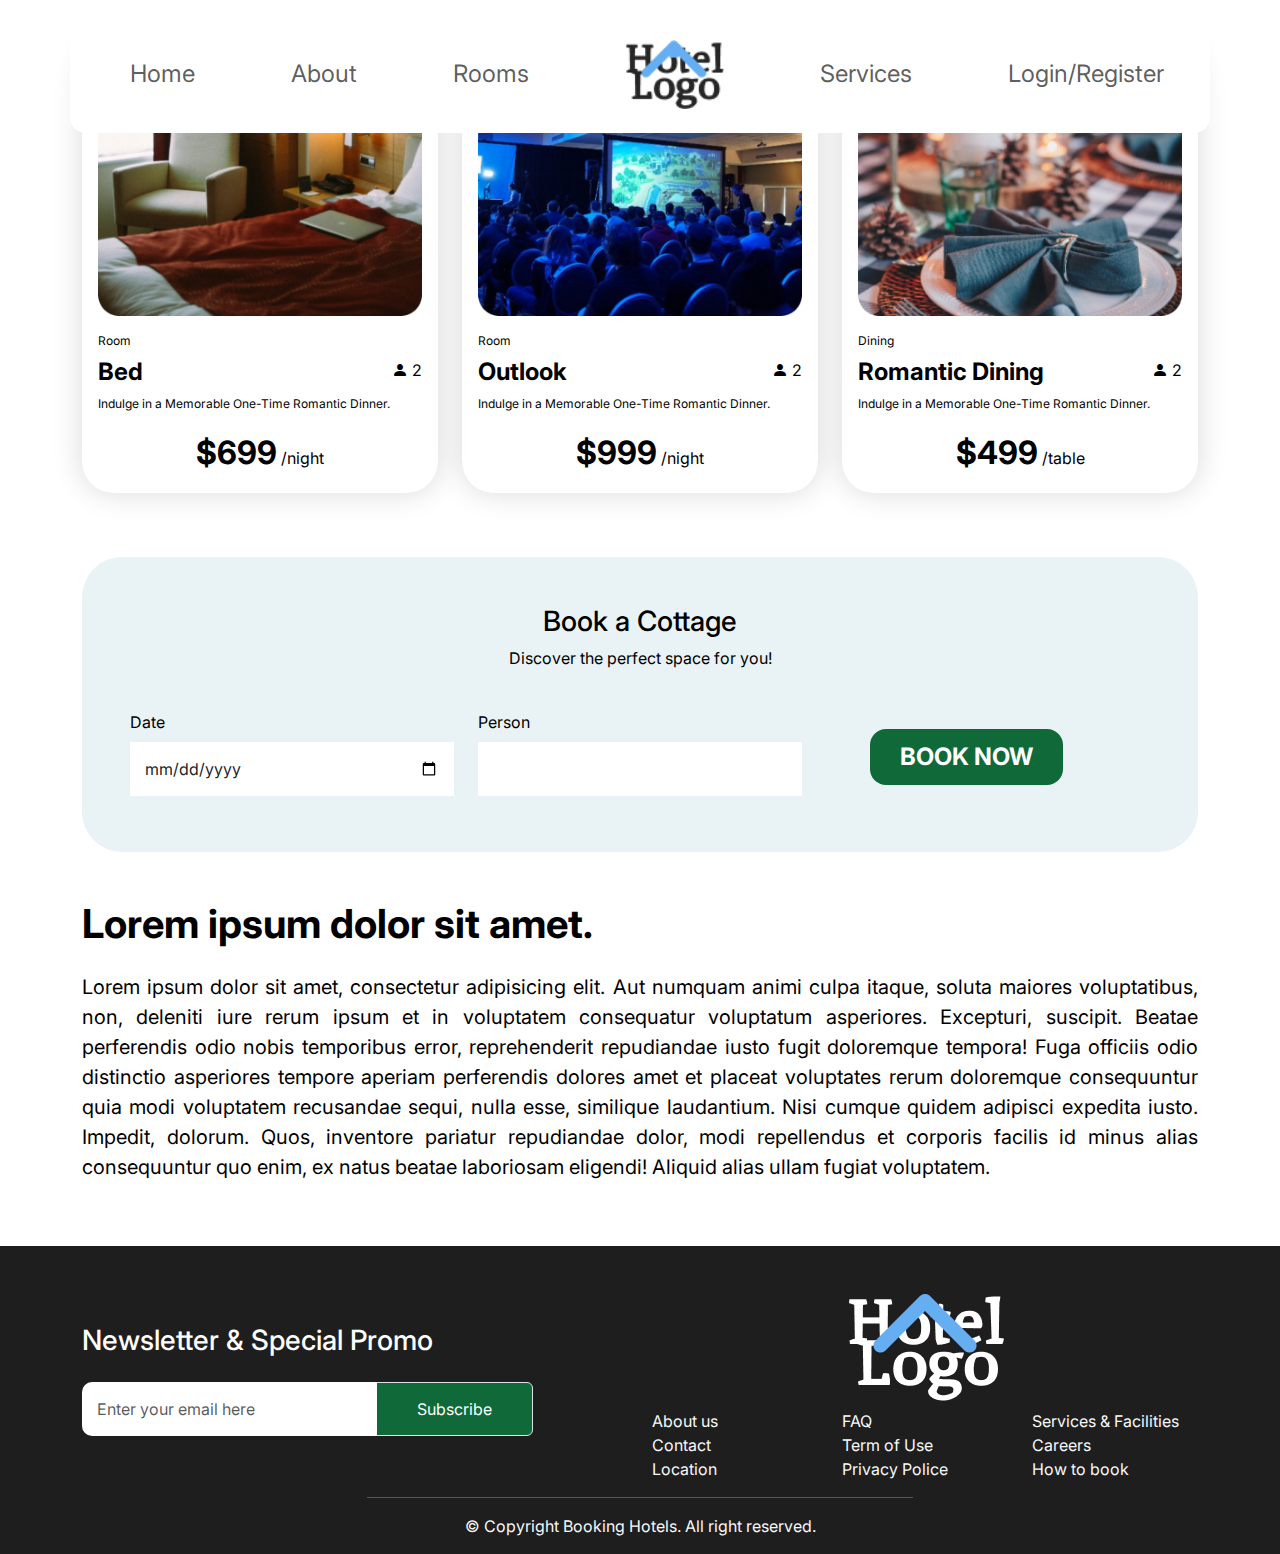
<file: room.html>
<!doctype html>
<html lang="en">
  <head>
    <meta charset="utf-8">
    <meta name="viewport" content="width=device-width, initial-scale=1">
    <title>Mangrove Valley</title>

    <!-- bootstrap css -->
    <link href="https://cdn.jsdelivr.net/npm/bootstrap@5.3.3/dist/css/bootstrap.min.css" rel="stylesheet" integrity="sha384-QWTKZyjpPEjISv5WaRU9OFeRpok6YctnYmDr5pNlyT2bRjXh0JMhjY6hW+ALEwIH" crossorigin="anonymous">

    <!-- bootstrap icon -->
    <link rel="stylesheet" href="https://cdn.jsdelivr.net/npm/bootstrap-icons@1.11.3/font/bootstrap-icons.min.css">

    <!-- google fonts -->
    <link rel="preconnect" href="https://fonts.googleapis.com">
    <link rel="preconnect" href="https://fonts.gstatic.com" crossorigin>
    <link href="https://fonts.googleapis.com/css2?family=Inter:wght@100..900&display=swap" rel="stylesheet">

    <!-- custom css -->
     <link rel="stylesheet" href="./asset/css/style.css">
     <link rel="stylesheet" href="./asset/css/mobile.css">


  </head>
  <body>
    <section id="Menu" class="bg-danger">
      <div class="container">
        <div class="row">
          <div class="col-12">
            <nav class="navbar navbar-expand-lg py-0">
              <div class="container myNav fixed-top mt-3 py-md-3 py-0">
                <a class="navbar-brand d-md-none d-block" href="./index.html">
                  <img src="./asset/img/LogoForNavbar.png" alt="">
                </a>
                <button class="navbar-toggler" type="button" data-bs-toggle="collapse" data-bs-target="#navbarSupportedContent" aria-controls="navbarSupportedContent" aria-expanded="false" aria-label="Toggle navigation">
                  <span class="navbar-toggler-icon"></span>
                </button>
                <div class="collapse navbar-collapse" id="navbarSupportedContent">
                  <ul class="navbar-nav m-auto mb-2 mb-lg-0 align-items-center">
                    <li class="nav-item">
                      <a class="nav-link" href="./index.html">Home</a>
                    </li>
                    <li class="nav-item">
                      <a class="nav-link" href="./about.html">About</a>
                    </li>
                    <li class="nav-item">
                      <a class="nav-link" href="./rooms.html">Rooms</a>
                    </li>
                    <li class="nav-item d-md-block d-none">
                      <a class="nav-link" href="./index.html">
                        <img src="./asset/img/LogoForNavbar.png" alt="">
                      </a>
                    </li>
                    <li class="nav-item">
                      <a class="nav-link" href="#">Services</a>
                    </li>
                    <li class="nav-item">
                      <a class="nav-link" href="./login.html">Login/Register</a>
                    </li>
                  </ul>
                </div>
              </div>
            </nav>
          </div>
        </div>
      </div>
    </section>
    <section id="Hero" class="py-0">
      <div class="container-fluid ">
        <div class="row ">
          <div class="col-12 px-0">
            <div id="carouselExampleCaptions" class="carousel slide">
              <div class="carousel-indicators">
                <button type="button" data-bs-target="#carouselExampleCaptions" data-bs-slide-to="0" class="active" aria-current="true" aria-label="Slide 1"></button>
                <button type="button" data-bs-target="#carouselExampleCaptions" data-bs-slide-to="1" aria-label="Slide 2"></button>
                <button type="button" data-bs-target="#carouselExampleCaptions" data-bs-slide-to="2" aria-label="Slide 3"></button>
              </div>
              <div class="carousel-inner">
                <div class="carousel-item active">
                  <!-- <img src="./asset/img/hero.jfif" class="d-block w-100" alt="..."> -->
                  <div class="carousel-caption d-none d-lg-block">
                    <h5>Discover Extraordinary <br> Comfort in Hotels</h5>
                    <p></p>
                  </div>
                </div>
                <div class="carousel-item">
                  <!-- <img src="./asset/img/hero.jfif" class="d-block w-100" alt="..."> -->
                  <div class="carousel-caption d-none d-lg-block">
                    <h5>Discover Extraordinary <br> Comfort in Hotels</h5>
                    <p></p>
                  </div>
                </div>
                <div class="carousel-item">
                  <!-- <img src="./asset/img/hero.jfif" class="d-block w-100" alt="..."> -->
                  <div class="carousel-caption d-none d-lg-block">
                    <h5>Discover Extraordinary <br> Comfort in Hotels</h5>
                    <p></p>
                  </div>
                </div>
              </div>
              <button class="carousel-control-prev" type="button" data-bs-target="#carouselExampleCaptions" data-bs-slide="prev">
                <span class="carousel-control-prev-icon" aria-hidden="true"></span>
                <span class="visually-hidden">Previous</span>
              </button>
              <button class="carousel-control-next" type="button" data-bs-target="#carouselExampleCaptions" data-bs-slide="next">
                <span class="carousel-control-next-icon" aria-hidden="true"></span>
                <span class="visually-hidden">Next</span>
              </button>
            </div>
          </div>
        </div>
      </div>
    </section>
    <section id="" class="py-5">
      <div class="container">
        <div class="row">

          <div class="col-md-4 mb-3">
            <a href="./room.html">
              <div class="roomCard p-3">
                <img src="./asset/img/room/01.png" alt="image" class="img-fluid">
                <p class="fs-12 pt-3 mb-2">Room</p>
                <div class="d-flex justify-content-between">
                  <h3 class="fs-24 fw-bold">Bed</h3>
                  <div>
                    <i class="bi bi-person-fill"></i>
                    2
                  </div>
                </div>
                <p class="fs-12">Indulge in a Memorable One-Time Romantic Dinner.</p>
                <p class="text-center mb-0"><span class="fs-2 fw-bold">$699</span> /night</p>
              </div>
            </a>
          </div>
          <div class="col-md-4 mb-3">
            <a href="./room.html">
              <div class="roomCard p-3">
                <img src="./asset/img/room/02.png" alt="image" class="img-fluid">
                <p class="fs-12 pt-3 mb-2">Room</p>
                <div class="d-flex justify-content-between">
                  <h3 class="fs-24 fw-bold">Outlook</h3>
                  <div>
                    <i class="bi bi-person-fill"></i>
                    2
                  </div>
                </div>
                <p class="fs-12">Indulge in a Memorable One-Time Romantic Dinner.</p>
                <p class="text-center mb-0"><span class="fs-2 fw-bold">$999</span> /night</p>
              </div>
            </a>
          </div>
          <div class="col-md-4 mb-3">
            <a href="./room.html">
              <div class="roomCard p-3">
                <img src="./asset/img/room/03.png" alt="image" class="img-fluid">
                <p class="fs-12 pt-3 mb-2">Dining</p>
                <div class="d-flex justify-content-between">
                  <h3 class="fs-24 fw-bold">Romantic Dining</h3>
                  <div>
                    <i class="bi bi-person-fill"></i>
                    2
                  </div>
                </div>
                <p class="fs-12">Indulge in a Memorable One-Time Romantic Dinner.</p>
                <p class="text-center mb-0"><span class="fs-2 fw-bold">$499</span> /table</p>
              </div>
            </a>
          </div>

        </div>
        <div class="row mt-5">
          <div class="col-12">
            <div class="bookCard p-5">
              <h3 class="text-center">Book a Cottage</h3>
              <p class="text-center">Discover the perfect space for you!</p>
              <div class="row pt-4 align-items-center">
                <div class="col-md-4">
                  <label for="Date">Date</label>
                  <input type="date" name="" id="Date" class="form-control my-2">
                </div>
                <div class="col-md-4">
                  <label for="Person">Person</label>
                  <input type="text" name="" id="Person" class="form-control my-2">
                </div>
                <div class="col-md-3 text-md-end text-center pt-md-0 pt-4">
                  <button class="btnBook">BOOK NOW</button>
                </div>
              </div>
            </div>
          </div>
        </div>
        <div class="row mt-5">
          <div class="col-12">
            <h1 class="fw-bold mb-4">Lorem ipsum dolor sit amet.</h1>
            <p class="fs-5" style="text-align: justify;">Lorem ipsum dolor sit amet, consectetur adipisicing elit. Aut numquam animi culpa itaque, soluta maiores voluptatibus, non, deleniti iure rerum ipsum et in voluptatem consequatur voluptatum asperiores. Excepturi, suscipit. Beatae perferendis odio nobis temporibus error, reprehenderit repudiandae iusto fugit doloremque tempora! Fuga officiis odio distinctio asperiores tempore aperiam perferendis dolores amet et placeat voluptates rerum doloremque consequuntur quia modi voluptatem recusandae sequi, nulla esse, similique laudantium. Nisi cumque quidem adipisci expedita iusto. Impedit, dolorum. Quos, inventore pariatur repudiandae dolor, modi repellendus et corporis facilis id minus alias consequuntur quo enim, ex natus beatae laboriosam eligendi! Aliquid alias ullam fugiat voluptatem.</p>
          </div>
        </div>
      </div>
    </section>
    <footer class="pt-5">
      <div class="container">
        <div class="row align-items-center justify-content-between">
          <div class="col-md-5">
            <h3 class="text-white pb-3">Newsletter & Special Promo</h3>
            <div class="input-group mb-3">
              <input type="text" class="form-control SubscribeInput" placeholder="Enter your email here" aria-label="Recipient's username" aria-describedby="basic-addon2">
              <span class="input-group-text" id="basic-addon2">Subscribe</span>
            </div> 
          </div>
          <div class="col-md-6">
            <h1 class="text-center">
              <a href="./index.html">
                <img src="./asset/img/Logo.png" alt="logo" class="img-fluid">
              </a>
            </h1>
            <div class="row text-md-start text-center">
              <div class="col-md-4">
                <a href="" class="d-block text-light">About us</a>
                <a href="" class="d-block text-light">Contact</a>
                <a href="" class="d-block text-light">Location</a>
              </div>
              <div class="col-md-4">
                <a href="" class="d-block text-light">FAQ</a>
                <a href="" class="d-block text-light">Term of Use</a>
                <a href="" class="d-block text-light">Privacy Police</a>
              </div>
              <div class="col-md-4">
                <a href="" class="d-block text-light">Services & Facilities</a>
                <a href="" class="d-block text-light">Careers</a>
                <a href="" class="d-block text-light">How to book</a>
              </div>
            </div>
          </div>
        </div>
        <div class="row justify-content-center">
          <div class="col-md-6 text-center">
            <hr class="text-white">
            <p class="text-light">© Copyright Booking Hotels. All right reserved.</p>
          </div>
        </div>
      </div>
    </footer>

    <section id="Test" class="py-0">
      <div class="container">
        <div class="row">
          <div class="col-12"></div>
        </div>
      </div>
    </section>

    <!-- bootstrap js -->
    <script src="https://cdn.jsdelivr.net/npm/bootstrap@5.3.3/dist/js/bootstrap.bundle.min.js" integrity="sha384-YvpcrYf0tY3lHB60NNkmXc5s9fDVZLESaAA55NDzOxhy9GkcIdslK1eN7N6jIeHz" crossorigin="anonymous"></script>

  </body>
</html>
</file>
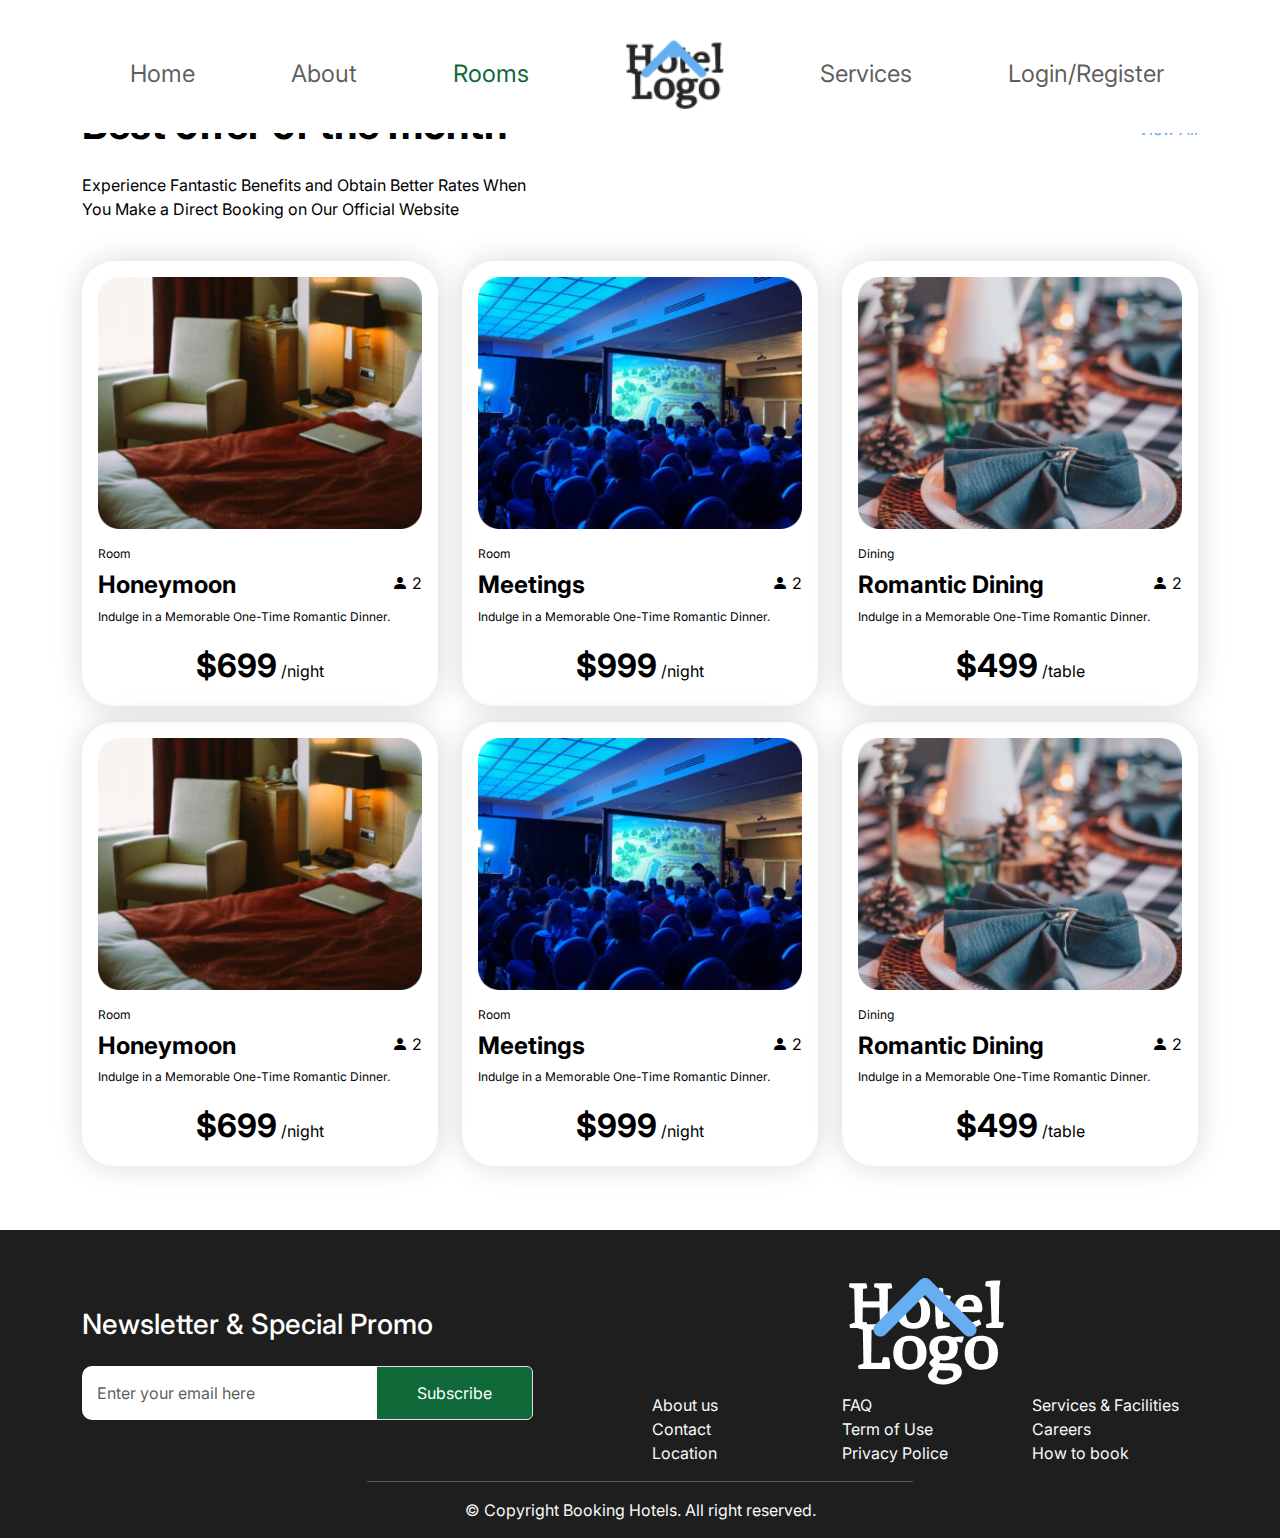
<file: rooms.html>
<!doctype html>
<html lang="en">
  <head>
    <meta charset="utf-8">
    <meta name="viewport" content="width=device-width, initial-scale=1">
    <title>Mangrove Valley</title>

    <!-- bootstrap css -->
    <link href="https://cdn.jsdelivr.net/npm/bootstrap@5.3.3/dist/css/bootstrap.min.css" rel="stylesheet" integrity="sha384-QWTKZyjpPEjISv5WaRU9OFeRpok6YctnYmDr5pNlyT2bRjXh0JMhjY6hW+ALEwIH" crossorigin="anonymous">

    <!-- bootstrap icon -->
    <link rel="stylesheet" href="https://cdn.jsdelivr.net/npm/bootstrap-icons@1.11.3/font/bootstrap-icons.min.css">

    <!-- google fonts -->
    <link rel="preconnect" href="https://fonts.googleapis.com">
    <link rel="preconnect" href="https://fonts.gstatic.com" crossorigin>
    <link href="https://fonts.googleapis.com/css2?family=Inter:wght@100..900&display=swap" rel="stylesheet">

    <!-- custom css -->
     <link rel="stylesheet" href="./asset/css/style.css">
     <link rel="stylesheet" href="./asset/css/mobile.css">


  </head>
  <body>
    <section id="Menu" class="bg-danger">
      <div class="container">
        <div class="row">
          <div class="col-12">
            <nav class="navbar navbar-expand-lg py-0">
              <div class="container myNav fixed-top mt-3 py-md-3 py-0">
                <a class="navbar-brand d-md-none d-block" href="./index.html">
                  <img src="./asset/img/LogoForNavbar.png" alt="">
                </a>
                <button class="navbar-toggler" type="button" data-bs-toggle="collapse" data-bs-target="#navbarSupportedContent" aria-controls="navbarSupportedContent" aria-expanded="false" aria-label="Toggle navigation">
                  <span class="navbar-toggler-icon"></span>
                </button>
                <div class="collapse navbar-collapse" id="navbarSupportedContent">
                  <ul class="navbar-nav m-auto mb-2 mb-lg-0 align-items-center">
                    <li class="nav-item">
                      <a class="nav-link" href="./index.html">Home</a>
                    </li>
                    <li class="nav-item">
                      <a class="nav-link" href="./about.html">About</a>
                    </li>
                    <li class="nav-item">
                      <a class="nav-link active" href="./rooms.html">Rooms</a>
                    </li>
                    <li class="nav-item d-md-block d-none">
                      <a class="nav-link" href="./index.html">
                        <img src="./asset/img/LogoForNavbar.png" alt="">
                      </a>
                    </li>
                    <li class="nav-item">
                      <a class="nav-link" href="#">Services</a>
                    </li>
                    <li class="nav-item">
                      <a class="nav-link" href="./login.html">Login/Register</a>
                    </li>
                  </ul>
                </div>
              </div>
            </nav>
          </div>
        </div>
      </div>
    </section>
    <section id="Hero" class="py-0">
      <div class="container-fluid ">
        <div class="row ">
          <div class="col-12 px-0">
            <div id="carouselExampleCaptions" class="carousel slide">
              <div class="carousel-indicators">
                <button type="button" data-bs-target="#carouselExampleCaptions" data-bs-slide-to="0" class="active" aria-current="true" aria-label="Slide 1"></button>
                <button type="button" data-bs-target="#carouselExampleCaptions" data-bs-slide-to="1" aria-label="Slide 2"></button>
                <button type="button" data-bs-target="#carouselExampleCaptions" data-bs-slide-to="2" aria-label="Slide 3"></button>
              </div>
              <div class="carousel-inner">
                <div class="carousel-item active">
                  <!-- <img src="./asset/img/hero.jfif" class="d-block w-100" alt="..."> -->
                  <div class="carousel-caption d-none d-lg-block">
                    <h5>Discover Extraordinary <br> Comfort in Hotels</h5>
                    <p></p>
                  </div>
                </div>
                <div class="carousel-item">
                  <!-- <img src="./asset/img/hero.jfif" class="d-block w-100" alt="..."> -->
                  <div class="carousel-caption d-none d-lg-block">
                    <h5>Discover Extraordinary <br> Comfort in Hotels</h5>
                    <p></p>
                  </div>
                </div>
                <div class="carousel-item">
                  <!-- <img src="./asset/img/hero.jfif" class="d-block w-100" alt="..."> -->
                  <div class="carousel-caption d-none d-lg-block">
                    <h5>Discover Extraordinary <br> Comfort in Hotels</h5>
                    <p></p>
                  </div>
                </div>
              </div>
              <button class="carousel-control-prev" type="button" data-bs-target="#carouselExampleCaptions" data-bs-slide="prev">
                <span class="carousel-control-prev-icon" aria-hidden="true"></span>
                <span class="visually-hidden">Previous</span>
              </button>
              <button class="carousel-control-next" type="button" data-bs-target="#carouselExampleCaptions" data-bs-slide="next">
                <span class="carousel-control-next-icon" aria-hidden="true"></span>
                <span class="visually-hidden">Next</span>
              </button>
            </div>
          </div>
        </div>
      </div>
    </section>
    <section id="" class="py-5">
      <div class="container">
        <div class="row">
          <div class="col-12">
            <h4 class=" text-one">Special Offers</h4>
            <div class="d-flex justify-content-between align-items-center py-3">
              <h1 class="fw-bold">Best offer of the month</h1>
              <a href="" class="">View All</a>
            </div>
            <p class="">
              Experience Fantastic Benefits and Obtain Better Rates When <br>You Make a Direct Booking on Our Official Website
            </p>
          </div>
        </div>
        <div class="row pt-4">

          <div class="col-md-4 mb-3">
            <a href="./room.html">
              <div class="roomCard p-3">
                <img src="./asset/img/room/01.png" alt="image" class="img-fluid">
                <p class="fs-12 pt-3 mb-2">Room</p>
                <div class="d-flex justify-content-between">
                  <h3 class="fs-24 fw-bold">Honeymoon</h3>
                  <div>
                    <i class="bi bi-person-fill"></i>
                    2
                  </div>
                </div>
                <p class="fs-12">Indulge in a Memorable One-Time Romantic Dinner.</p>
                <p class="text-center mb-0"><span class="fs-2 fw-bold">$699</span> /night</p>
              </div>
            </a>
          </div>
          <div class="col-md-4 mb-3">
            <a href="./room.html">
              <div class="roomCard p-3">
                <img src="./asset/img/room/02.png" alt="image" class="img-fluid">
                <p class="fs-12 pt-3 mb-2">Room</p>
                <div class="d-flex justify-content-between">
                  <h3 class="fs-24 fw-bold">Meetings</h3>
                  <div>
                    <i class="bi bi-person-fill"></i>
                    2
                  </div>
                </div>
                <p class="fs-12">Indulge in a Memorable One-Time Romantic Dinner.</p>
                <p class="text-center mb-0"><span class="fs-2 fw-bold">$999</span> /night</p>
              </div>
            </a>
          </div>
          <div class="col-md-4 mb-3">
            <a href="./room.html">
              <div class="roomCard p-3">
                <img src="./asset/img/room/03.png" alt="image" class="img-fluid">
                <p class="fs-12 pt-3 mb-2">Dining</p>
                <div class="d-flex justify-content-between">
                  <h3 class="fs-24 fw-bold">Romantic Dining</h3>
                  <div>
                    <i class="bi bi-person-fill"></i>
                    2
                  </div>
                </div>
                <p class="fs-12">Indulge in a Memorable One-Time Romantic Dinner.</p>
                <p class="text-center mb-0"><span class="fs-2 fw-bold">$499</span> /table</p>
              </div>
            </a>
          </div>
          <div class="col-md-4 mb-3">
            <a href="./room.html">
              <div class="roomCard p-3">
                <img src="./asset/img/room/01.png" alt="image" class="img-fluid">
                <p class="fs-12 pt-3 mb-2">Room</p>
                <div class="d-flex justify-content-between">
                  <h3 class="fs-24 fw-bold">Honeymoon</h3>
                  <div>
                    <i class="bi bi-person-fill"></i>
                    2
                  </div>
                </div>
                <p class="fs-12">Indulge in a Memorable One-Time Romantic Dinner.</p>
                <p class="text-center mb-0"><span class="fs-2 fw-bold">$699</span> /night</p>
              </div>
            </a>
          </div>
          <div class="col-md-4 mb-3">
            <a href="./room.html">
              <div class="roomCard p-3">
                <img src="./asset/img/room/02.png" alt="image" class="img-fluid">
                <p class="fs-12 pt-3 mb-2">Room</p>
                <div class="d-flex justify-content-between">
                  <h3 class="fs-24 fw-bold">Meetings</h3>
                  <div>
                    <i class="bi bi-person-fill"></i>
                    2
                  </div>
                </div>
                <p class="fs-12">Indulge in a Memorable One-Time Romantic Dinner.</p>
                <p class="text-center mb-0"><span class="fs-2 fw-bold">$999</span> /night</p>
              </div>
            </a>
          </div>
          <div class="col-md-4 mb-3">
            <a href="./room.html">
              <div class="roomCard p-3">
                <img src="./asset/img/room/03.png" alt="image" class="img-fluid">
                <p class="fs-12 pt-3 mb-2">Dining</p>
                <div class="d-flex justify-content-between">
                  <h3 class="fs-24 fw-bold">Romantic Dining</h3>
                  <div>
                    <i class="bi bi-person-fill"></i>
                    2
                  </div>
                </div>
                <p class="fs-12">Indulge in a Memorable One-Time Romantic Dinner.</p>
                <p class="text-center mb-0"><span class="fs-2 fw-bold">$499</span> /table</p>
              </div>
            </a>
          </div>

        </div>
      </div>
    </section>
    <footer class="pt-5">
      <div class="container">
        <div class="row align-items-center justify-content-between">
          <div class="col-md-5">
            <h3 class="text-white pb-3">Newsletter & Special Promo</h3>
            <div class="input-group mb-3">
              <input type="text" class="form-control SubscribeInput" placeholder="Enter your email here" aria-label="Recipient's username" aria-describedby="basic-addon2">
              <span class="input-group-text" id="basic-addon2">Subscribe</span>
            </div> 
          </div>
          <div class="col-md-6">
            <h1 class="text-center">
              <a href="./index.html">
                <img src="./asset/img/Logo.png" alt="logo" class="img-fluid">
              </a>
            </h1>
            <div class="row text-md-start text-center">
              <div class="col-md-4">
                <a href="" class="d-block text-light">About us</a>
                <a href="" class="d-block text-light">Contact</a>
                <a href="" class="d-block text-light">Location</a>
              </div>
              <div class="col-md-4">
                <a href="" class="d-block text-light">FAQ</a>
                <a href="" class="d-block text-light">Term of Use</a>
                <a href="" class="d-block text-light">Privacy Police</a>
              </div>
              <div class="col-md-4">
                <a href="" class="d-block text-light">Services & Facilities</a>
                <a href="" class="d-block text-light">Careers</a>
                <a href="" class="d-block text-light">How to book</a>
              </div>
            </div>
          </div>
        </div>
        <div class="row justify-content-center">
          <div class="col-md-6 text-center">
            <hr class="text-white">
            <p class="text-light">© Copyright Booking Hotels. All right reserved.</p>
          </div>
        </div>
      </div>
    </footer>

    <section id="Test" class="py-0">
      <div class="container">
        <div class="row">
          <div class="col-12"></div>
        </div>
      </div>
    </section>

    <!-- bootstrap js -->
    <script src="https://cdn.jsdelivr.net/npm/bootstrap@5.3.3/dist/js/bootstrap.bundle.min.js" integrity="sha384-YvpcrYf0tY3lHB60NNkmXc5s9fDVZLESaAA55NDzOxhy9GkcIdslK1eN7N6jIeHz" crossorigin="anonymous"></script>

  </body>
</html>
</file>
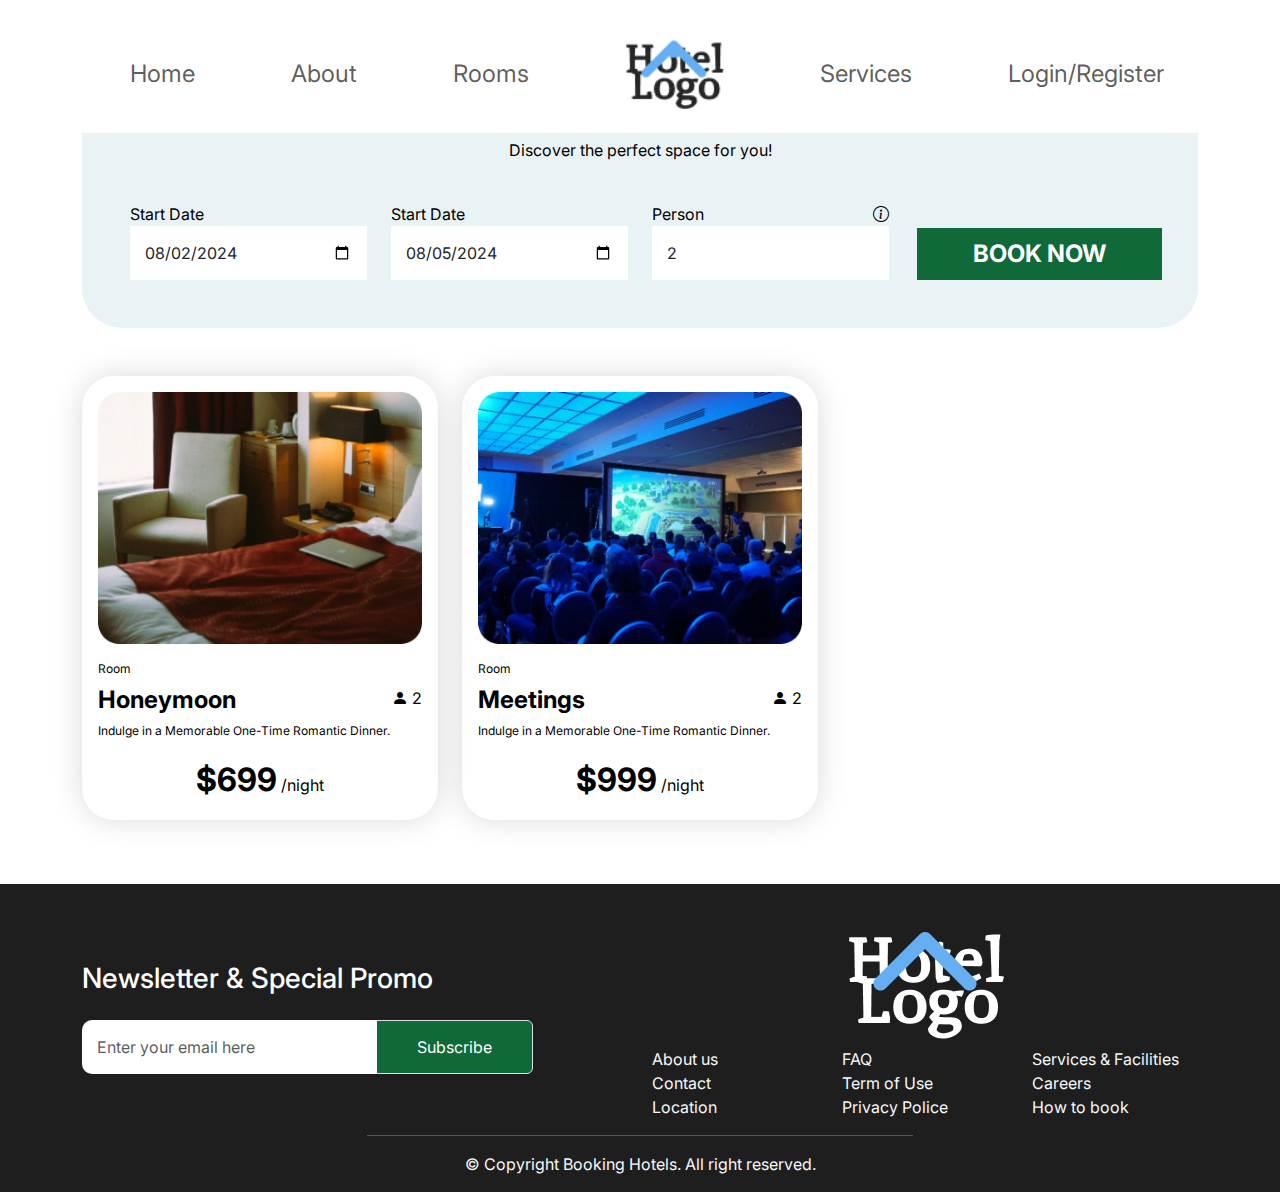
<file: roomSearch.html>
<!doctype html>
<html lang="en">
  <head>
    <meta charset="utf-8">
    <meta name="viewport" content="width=device-width, initial-scale=1">
    <title>Mangrove Valley</title>

    <!-- bootstrap css -->
    <link href="https://cdn.jsdelivr.net/npm/bootstrap@5.3.3/dist/css/bootstrap.min.css" rel="stylesheet" integrity="sha384-QWTKZyjpPEjISv5WaRU9OFeRpok6YctnYmDr5pNlyT2bRjXh0JMhjY6hW+ALEwIH" crossorigin="anonymous">

    <!-- bootstrap icon -->
    <link rel="stylesheet" href="https://cdn.jsdelivr.net/npm/bootstrap-icons@1.11.3/font/bootstrap-icons.min.css">

    <!-- google fonts -->
    <link rel="preconnect" href="https://fonts.googleapis.com">
    <link rel="preconnect" href="https://fonts.gstatic.com" crossorigin>
    <link href="https://fonts.googleapis.com/css2?family=Inter:wght@100..900&display=swap" rel="stylesheet">

    <!-- custom css -->
     <link rel="stylesheet" href="./asset/css/style.css">
     <link rel="stylesheet" href="./asset/css/mobile.css">


  </head>
  <body>
    <section id="Menu" class="bg-danger">
      <div class="container">
        <div class="row">
          <div class="col-12">
            <nav class="navbar navbar-expand-lg py-0">
              <div class="container myNav fixed-top mt-3 py-md-3 py-0">
                <a class="navbar-brand d-md-none d-block" href="./index.html">
                  <img src="./asset/img/LogoForNavbar.png" alt="">
                </a>
                <button class="navbar-toggler" type="button" data-bs-toggle="collapse" data-bs-target="#navbarSupportedContent" aria-controls="navbarSupportedContent" aria-expanded="false" aria-label="Toggle navigation">
                  <span class="navbar-toggler-icon"></span>
                </button>
                <div class="collapse navbar-collapse" id="navbarSupportedContent">
                  <ul class="navbar-nav m-auto mb-2 mb-lg-0 align-items-center">
                    <li class="nav-item">
                      <a class="nav-link" href="./index.html">Home</a>
                    </li>
                    <li class="nav-item">
                      <a class="nav-link" href="./about.html">About</a>
                    </li>
                    <li class="nav-item">
                      <a class="nav-link" href="./rooms.html">Rooms</a>
                    </li>
                    <li class="nav-item d-md-block d-none">
                      <a class="nav-link" href="./index.html">
                        <img src="./asset/img/LogoForNavbar.png" alt="">
                      </a>
                    </li>
                    <li class="nav-item">
                      <a class="nav-link" href="#">Services</a>
                    </li>
                    <li class="nav-item">
                      <a class="nav-link" href="./login.html">Login/Register</a>
                    </li>
                  </ul>
                </div>
              </div>
            </nav>
          </div>
        </div>
      </div>
    </section>
    <section id="Hero" class="py-0">
      <div class="container-fluid ">
        <div class="row ">
          <div class="col-12 px-0">
            <div id="carouselExampleCaptions" class="carousel slide">
              <div class="carousel-indicators">
                <button type="button" data-bs-target="#carouselExampleCaptions" data-bs-slide-to="0" class="active" aria-current="true" aria-label="Slide 1"></button>
                <button type="button" data-bs-target="#carouselExampleCaptions" data-bs-slide-to="1" aria-label="Slide 2"></button>
                <button type="button" data-bs-target="#carouselExampleCaptions" data-bs-slide-to="2" aria-label="Slide 3"></button>
              </div>
              <div class="carousel-inner">
                <div class="carousel-item active">
                  <!-- <img src="./asset/img/hero.jfif" class="d-block w-100" alt="..."> -->
                  <div class="carousel-caption d-none d-lg-block">
                    <h5>Discover Extraordinary <br> Comfort in Hotels</h5>
                    <p></p>
                  </div>
                </div>
                <div class="carousel-item">
                  <!-- <img src="./asset/img/hero.jfif" class="d-block w-100" alt="..."> -->
                  <div class="carousel-caption d-none d-lg-block">
                    <h5>Discover Extraordinary <br> Comfort in Hotels</h5>
                    <p></p>
                  </div>
                </div>
                <div class="carousel-item">
                  <!-- <img src="./asset/img/hero.jfif" class="d-block w-100" alt="..."> -->
                  <div class="carousel-caption d-none d-lg-block">
                    <h5>Discover Extraordinary <br> Comfort in Hotels</h5>
                    <p></p>
                  </div>
                </div>
              </div>
              <button class="carousel-control-prev" type="button" data-bs-target="#carouselExampleCaptions" data-bs-slide="prev">
                <span class="carousel-control-prev-icon" aria-hidden="true"></span>
                <span class="visually-hidden">Previous</span>
              </button>
              <button class="carousel-control-next" type="button" data-bs-target="#carouselExampleCaptions" data-bs-slide="next">
                <span class="carousel-control-next-icon" aria-hidden="true"></span>
                <span class="visually-hidden">Next</span>
              </button>
            </div>
          </div>
        </div>
      </div>
    </section>
    <section id="" class="py-5">
      <div class="container">
        <div class="row">
          <div class="col-12">
            <div class="bookCard p-5">
              <h3 class="text-center">Book a Cottage</h3>
              <p class="text-center">Discover the perfect space for you!</p>
              <div class="row pt-4 align-items-end">
                <div class="col-md-3">
                  <label for="Date">Start Date</label>
                  <input type="date" name="" value="2024-08-02" id="Date" class="form-control my-md-0 my-2">
                </div>
                <div class="col-md-3">
                  <label for="Date">Start Date</label>
                  <input type="date" name="" value="2024-08-05" id="Date" class="form-control my-md-0 my-2">
                </div>
                <div class="col-md-3">
                  <label for="Person" class="d-flex justify-content-between">
                    Person 
                    <!-- <a href=""> -->
                      <i class="bi bi-info-circle" title="
                      ১০ বছরের বেশি বাচ্চাদের পারসন হিসেবে গণ্য করা হবে।
                      "></i>
                    <!-- </a> -->
                  </label>
                  <input type="text" name="" value="2" id="Person" class="form-control my-md-0 my-2">
                </div>
                <div class="col-md-3 text-md-end text-center pt-md-0 pt-4">
                  <div class="row ps-md-3 px-md-0 px-2">
                    <!-- <button class="btnBook py-2" style="border-radius: 0;">BOOK NOW</button> -->
                    <a href="./roomSearch.html" class="btnBook py-2 text-center" style="border-radius: 0;">BOOK NOW</a>
                  </div>
                </div>
              </div>
            </div>
          </div>
        </div>
        <div class="row mt-5">

          <div class="col-md-4 mb-3">
            <a href="./room.html">
              <div class="roomCard p-3">
                <img src="./asset/img/room/01.png" alt="image" class="img-fluid">
                <p class="fs-12 pt-3 mb-2">Room</p>
                <div class="d-flex justify-content-between">
                  <h3 class="fs-24 fw-bold">Honeymoon</h3>
                  <div>
                    <i class="bi bi-person-fill"></i>
                    2
                  </div>
                </div>
                <p class="fs-12">Indulge in a Memorable One-Time Romantic Dinner.</p>
                <p class="text-center mb-0"><span class="fs-2 fw-bold">$699</span> /night</p>
              </div>
            </a>
          </div>
          <div class="col-md-4 mb-3">
            <a href="./room.html">
              <div class="roomCard p-3">
                <img src="./asset/img/room/02.png" alt="image" class="img-fluid">
                <p class="fs-12 pt-3 mb-2">Room</p>
                <div class="d-flex justify-content-between">
                  <h3 class="fs-24 fw-bold">Meetings</h3>
                  <div>
                    <i class="bi bi-person-fill"></i>
                    2
                  </div>
                </div>
                <p class="fs-12">Indulge in a Memorable One-Time Romantic Dinner.</p>
                <p class="text-center mb-0"><span class="fs-2 fw-bold">$999</span> /night</p>
              </div>
            </a>
          </div>

        </div>
      </div>
    </section>
    <footer class="pt-5">
      <div class="container">
        <div class="row align-items-center justify-content-between">
          <div class="col-md-5">
            <h3 class="text-white pb-3">Newsletter & Special Promo</h3>
            <div class="input-group mb-3">
              <input type="text" class="form-control SubscribeInput" placeholder="Enter your email here" aria-label="Recipient's username" aria-describedby="basic-addon2">
              <span class="input-group-text" id="basic-addon2">Subscribe</span>
            </div> 
          </div>
          <div class="col-md-6">
            <h1 class="text-center">
              <a href="./index.html">
                <img src="./asset/img/Logo.png" alt="logo" class="img-fluid">
              </a>
            </h1>
            <div class="row text-md-start text-center">
              <div class="col-md-4">
                <a href="" class="d-block text-light">About us</a>
                <a href="" class="d-block text-light">Contact</a>
                <a href="" class="d-block text-light">Location</a>
              </div>
              <div class="col-md-4">
                <a href="" class="d-block text-light">FAQ</a>
                <a href="" class="d-block text-light">Term of Use</a>
                <a href="" class="d-block text-light">Privacy Police</a>
              </div>
              <div class="col-md-4">
                <a href="" class="d-block text-light">Services & Facilities</a>
                <a href="" class="d-block text-light">Careers</a>
                <a href="" class="d-block text-light">How to book</a>
              </div>
            </div>
          </div>
        </div>
        <div class="row justify-content-center">
          <div class="col-md-6 text-center">
            <hr class="text-white">
            <p class="text-light">© Copyright Booking Hotels. All right reserved.</p>
          </div>
        </div>
      </div>
    </footer>

    <section id="Test" class="py-0">
      <div class="container">
        <div class="row">
          <div class="col-12"></div>
        </div>
      </div>
    </section>

    <!-- bootstrap js -->
    <script src="https://cdn.jsdelivr.net/npm/bootstrap@5.3.3/dist/js/bootstrap.bundle.min.js" integrity="sha384-YvpcrYf0tY3lHB60NNkmXc5s9fDVZLESaAA55NDzOxhy9GkcIdslK1eN7N6jIeHz" crossorigin="anonymous"></script>

  </body>
</html>
</file>
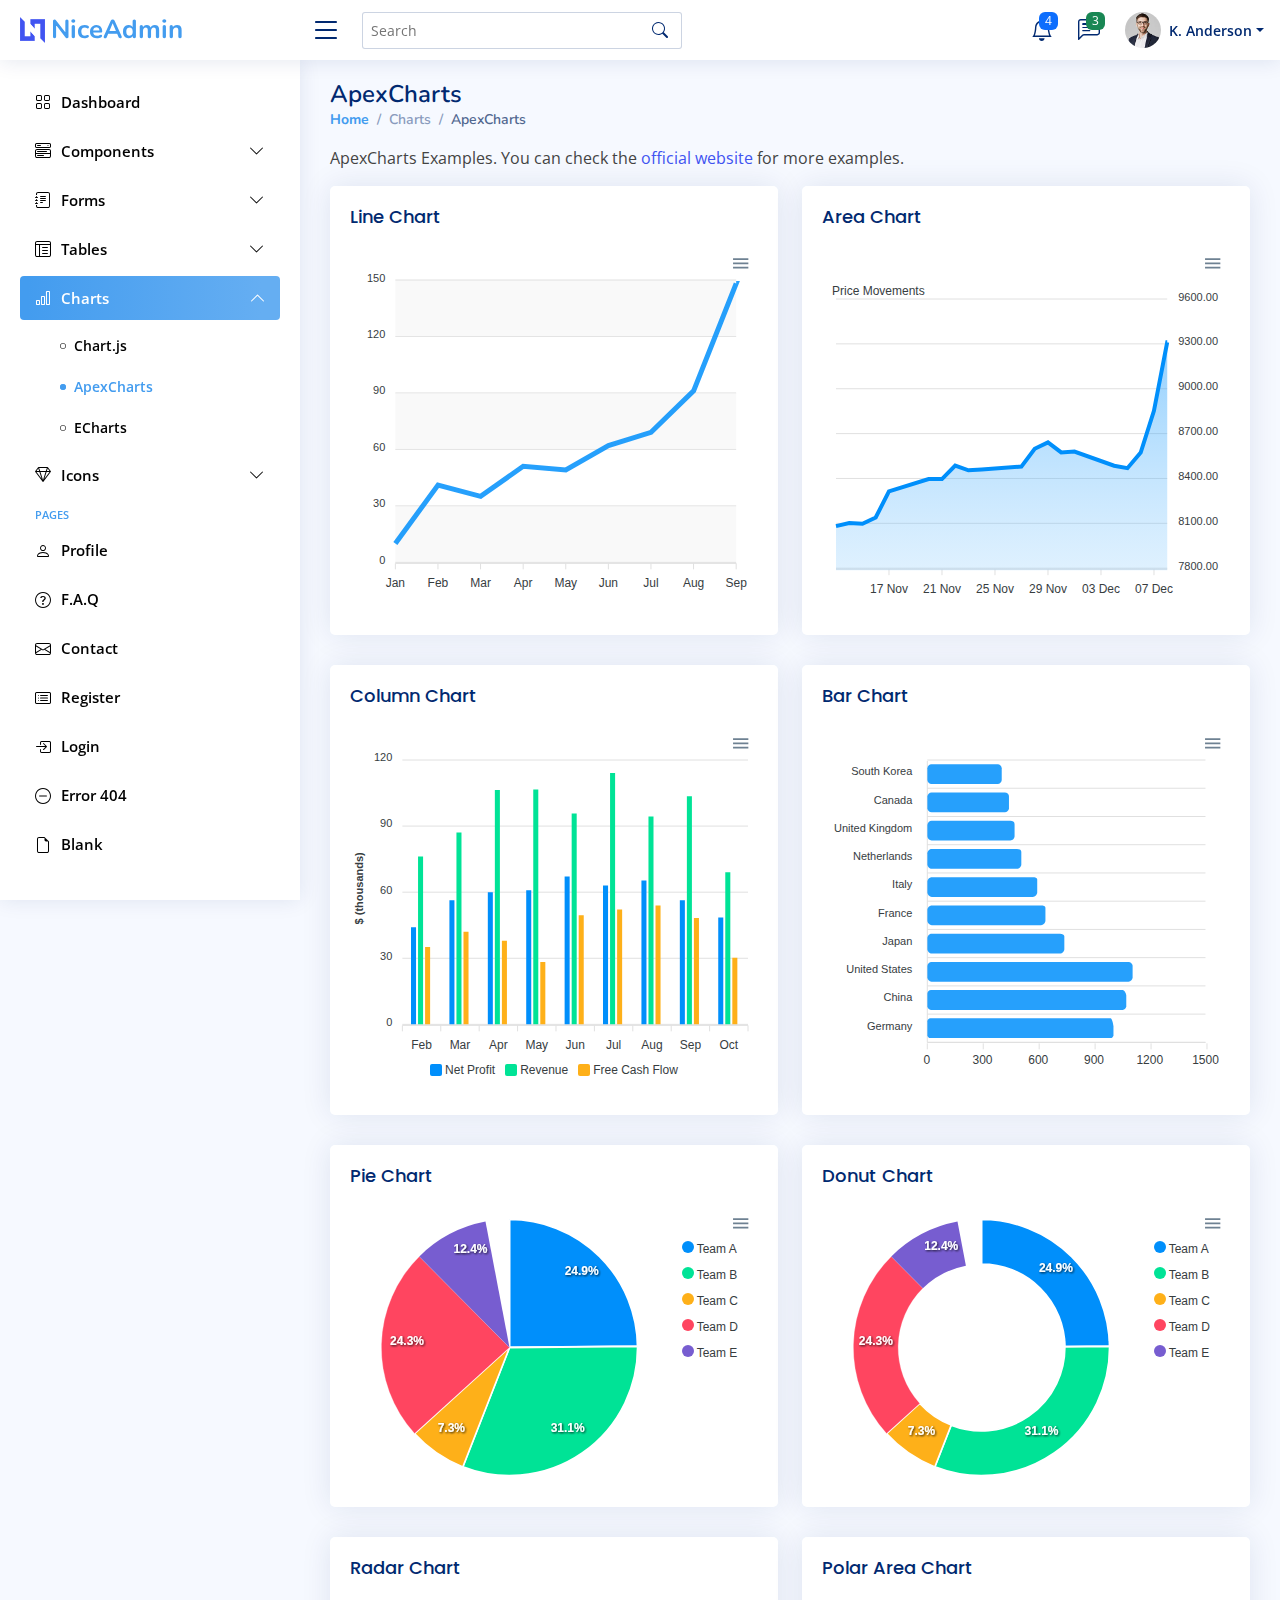
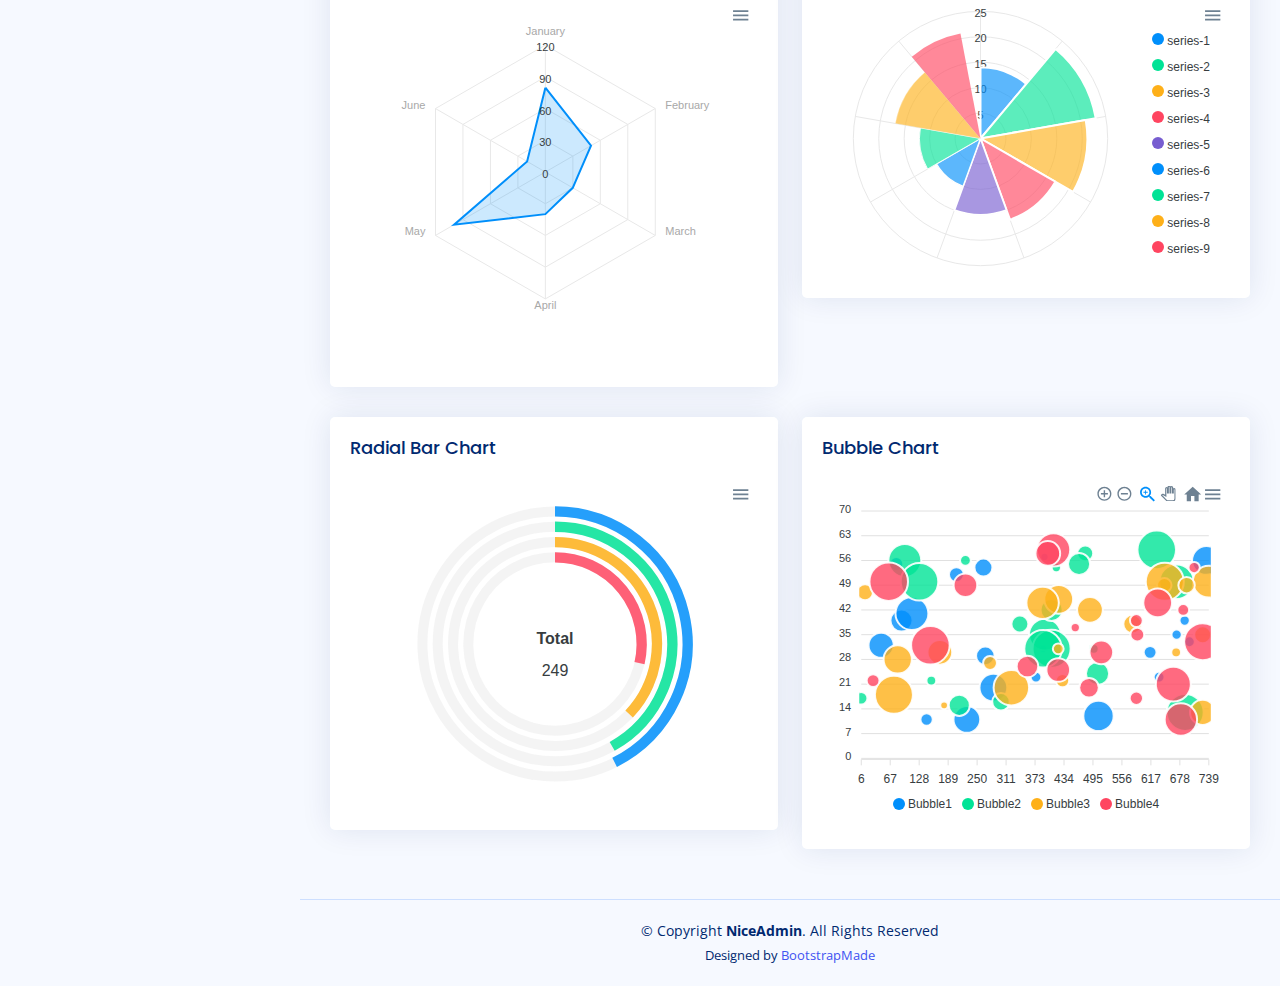
<file: NiceAdmin/charts-apexcharts.html>
<!DOCTYPE html>
<html lang="en">

<head>
  <meta charset="utf-8">
  <meta content="width=device-width, initial-scale=1.0" name="viewport">

  <title>Charts / ApexCharts - NiceAdmin Bootstrap Template</title>
  <meta content="" name="description">
  <meta content="" name="keywords">

  <!-- Favicons -->
  <link href="assets/img/favicon.png" rel="icon">
  <link href="assets/img/apple-touch-icon.png" rel="apple-touch-icon">

  <!-- Google Fonts -->
  <link href="https://fonts.gstatic.com" rel="preconnect">
  <link href="https://fonts.googleapis.com/css?family=Open+Sans:300,300i,400,400i,600,600i,700,700i|Nunito:300,300i,400,400i,600,600i,700,700i|Poppins:300,300i,400,400i,500,500i,600,600i,700,700i" rel="stylesheet">

  <!-- Vendor CSS Files -->
  <link href="assets/vendor/bootstrap/css/bootstrap.min.css" rel="stylesheet">
  <link href="assets/vendor/bootstrap-icons/bootstrap-icons.css" rel="stylesheet">
  <link href="assets/vendor/boxicons/css/boxicons.min.css" rel="stylesheet">
  <link href="assets/vendor/quill/quill.snow.css" rel="stylesheet">
  <link href="assets/vendor/quill/quill.bubble.css" rel="stylesheet">
  <link href="assets/vendor/remixicon/remixicon.css" rel="stylesheet">
  <link href="assets/vendor/simple-datatables/style.css" rel="stylesheet">

  <!-- Template Main CSS File -->
  <link href="assets/css/style.css" rel="stylesheet">

  <!-- =======================================================
  * Template Name: NiceAdmin
  * Updated: Mar 09 2023 with Bootstrap v5.2.3
  * Template URL: https://bootstrapmade.com/nice-admin-bootstrap-admin-html-template/
  * Author: BootstrapMade.com
  * License: https://bootstrapmade.com/license/
  ======================================================== -->
</head>

<body>

  <!-- ======= Header ======= -->
  <header id="header" class="header fixed-top d-flex align-items-center">

    <div class="d-flex align-items-center justify-content-between">
      <a href="index.html" class="logo d-flex align-items-center">
        <img src="assets/img/logo.png" alt="">
        <span class="d-none d-lg-block">NiceAdmin</span>
      </a>
      <i class="bi bi-list toggle-sidebar-btn"></i>
    </div><!-- End Logo -->

    <div class="search-bar">
      <form class="search-form d-flex align-items-center" method="POST" action="#">
        <input type="text" name="query" placeholder="Search" title="Enter search keyword">
        <button type="submit" title="Search"><i class="bi bi-search"></i></button>
      </form>
    </div><!-- End Search Bar -->

    <nav class="header-nav ms-auto">
      <ul class="d-flex align-items-center">

        <li class="nav-item d-block d-lg-none">
          <a class="nav-link nav-icon search-bar-toggle " href="#">
            <i class="bi bi-search"></i>
          </a>
        </li><!-- End Search Icon-->

        <li class="nav-item dropdown">

          <a class="nav-link nav-icon" href="#" data-bs-toggle="dropdown">
            <i class="bi bi-bell"></i>
            <span class="badge bg-primary badge-number">4</span>
          </a><!-- End Notification Icon -->

          <ul class="dropdown-menu dropdown-menu-end dropdown-menu-arrow notifications">
            <li class="dropdown-header">
              You have 4 new notifications
              <a href="#"><span class="badge rounded-pill bg-primary p-2 ms-2">View all</span></a>
            </li>
            <li>
              <hr class="dropdown-divider">
            </li>

            <li class="notification-item">
              <i class="bi bi-exclamation-circle text-warning"></i>
              <div>
                <h4>Lorem Ipsum</h4>
                <p>Quae dolorem earum veritatis oditseno</p>
                <p>30 min. ago</p>
              </div>
            </li>

            <li>
              <hr class="dropdown-divider">
            </li>

            <li class="notification-item">
              <i class="bi bi-x-circle text-danger"></i>
              <div>
                <h4>Atque rerum nesciunt</h4>
                <p>Quae dolorem earum veritatis oditseno</p>
                <p>1 hr. ago</p>
              </div>
            </li>

            <li>
              <hr class="dropdown-divider">
            </li>

            <li class="notification-item">
              <i class="bi bi-check-circle text-success"></i>
              <div>
                <h4>Sit rerum fuga</h4>
                <p>Quae dolorem earum veritatis oditseno</p>
                <p>2 hrs. ago</p>
              </div>
            </li>

            <li>
              <hr class="dropdown-divider">
            </li>

            <li class="notification-item">
              <i class="bi bi-info-circle text-primary"></i>
              <div>
                <h4>Dicta reprehenderit</h4>
                <p>Quae dolorem earum veritatis oditseno</p>
                <p>4 hrs. ago</p>
              </div>
            </li>

            <li>
              <hr class="dropdown-divider">
            </li>
            <li class="dropdown-footer">
              <a href="#">Show all notifications</a>
            </li>

          </ul><!-- End Notification Dropdown Items -->

        </li><!-- End Notification Nav -->

        <li class="nav-item dropdown">

          <a class="nav-link nav-icon" href="#" data-bs-toggle="dropdown">
            <i class="bi bi-chat-left-text"></i>
            <span class="badge bg-success badge-number">3</span>
          </a><!-- End Messages Icon -->

          <ul class="dropdown-menu dropdown-menu-end dropdown-menu-arrow messages">
            <li class="dropdown-header">
              You have 3 new messages
              <a href="#"><span class="badge rounded-pill bg-primary p-2 ms-2">View all</span></a>
            </li>
            <li>
              <hr class="dropdown-divider">
            </li>

            <li class="message-item">
              <a href="#">
                <img src="assets/img/messages-1.jpg" alt="" class="rounded-circle">
                <div>
                  <h4>Maria Hudson</h4>
                  <p>Velit asperiores et ducimus soluta repudiandae labore officia est ut...</p>
                  <p>4 hrs. ago</p>
                </div>
              </a>
            </li>
            <li>
              <hr class="dropdown-divider">
            </li>

            <li class="message-item">
              <a href="#">
                <img src="assets/img/messages-2.jpg" alt="" class="rounded-circle">
                <div>
                  <h4>Anna Nelson</h4>
                  <p>Velit asperiores et ducimus soluta repudiandae labore officia est ut...</p>
                  <p>6 hrs. ago</p>
                </div>
              </a>
            </li>
            <li>
              <hr class="dropdown-divider">
            </li>

            <li class="message-item">
              <a href="#">
                <img src="assets/img/messages-3.jpg" alt="" class="rounded-circle">
                <div>
                  <h4>David Muldon</h4>
                  <p>Velit asperiores et ducimus soluta repudiandae labore officia est ut...</p>
                  <p>8 hrs. ago</p>
                </div>
              </a>
            </li>
            <li>
              <hr class="dropdown-divider">
            </li>

            <li class="dropdown-footer">
              <a href="#">Show all messages</a>
            </li>

          </ul><!-- End Messages Dropdown Items -->

        </li><!-- End Messages Nav -->

        <li class="nav-item dropdown pe-3">

          <a class="nav-link nav-profile d-flex align-items-center pe-0" href="#" data-bs-toggle="dropdown">
            <img src="assets/img/profile-img.jpg" alt="Profile" class="rounded-circle">
            <span class="d-none d-md-block dropdown-toggle ps-2">K. Anderson</span>
          </a><!-- End Profile Iamge Icon -->

          <ul class="dropdown-menu dropdown-menu-end dropdown-menu-arrow profile">
            <li class="dropdown-header">
              <h6>Kevin Anderson</h6>
              <span>Web Designer</span>
            </li>
            <li>
              <hr class="dropdown-divider">
            </li>

            <li>
              <a class="dropdown-item d-flex align-items-center" href="users-profile.html">
                <i class="bi bi-person"></i>
                <span>My Profile</span>
              </a>
            </li>
            <li>
              <hr class="dropdown-divider">
            </li>

            <li>
              <a class="dropdown-item d-flex align-items-center" href="users-profile.html">
                <i class="bi bi-gear"></i>
                <span>Account Settings</span>
              </a>
            </li>
            <li>
              <hr class="dropdown-divider">
            </li>

            <li>
              <a class="dropdown-item d-flex align-items-center" href="pages-faq.html">
                <i class="bi bi-question-circle"></i>
                <span>Need Help?</span>
              </a>
            </li>
            <li>
              <hr class="dropdown-divider">
            </li>

            <li>
              <a class="dropdown-item d-flex align-items-center" href="#">
                <i class="bi bi-box-arrow-right"></i>
                <span>Sign Out</span>
              </a>
            </li>

          </ul><!-- End Profile Dropdown Items -->
        </li><!-- End Profile Nav -->

      </ul>
    </nav><!-- End Icons Navigation -->

  </header><!-- End Header -->

  <!-- ======= Sidebar ======= -->
  <aside id="sidebar" class="sidebar">

    <ul class="sidebar-nav" id="sidebar-nav">

      <li class="nav-item">
        <a class="nav-link collapsed" href="index.html">
          <i class="bi bi-grid"></i>
          <span>Dashboard</span>
        </a>
      </li><!-- End Dashboard Nav -->

      <li class="nav-item">
        <a class="nav-link collapsed" data-bs-target="#components-nav" data-bs-toggle="collapse" href="#">
          <i class="bi bi-menu-button-wide"></i><span>Components</span><i class="bi bi-chevron-down ms-auto"></i>
        </a>
        <ul id="components-nav" class="nav-content collapse " data-bs-parent="#sidebar-nav">
          <li>
            <a href="components-alerts.html">
              <i class="bi bi-circle"></i><span>Alerts</span>
            </a>
          </li>
          <li>
            <a href="components-accordion.html">
              <i class="bi bi-circle"></i><span>Accordion</span>
            </a>
          </li>
          <li>
            <a href="components-badges.html">
              <i class="bi bi-circle"></i><span>Badges</span>
            </a>
          </li>
          <li>
            <a href="components-breadcrumbs.html">
              <i class="bi bi-circle"></i><span>Breadcrumbs</span>
            </a>
          </li>
          <li>
            <a href="components-buttons.html">
              <i class="bi bi-circle"></i><span>Buttons</span>
            </a>
          </li>
          <li>
            <a href="components-cards.html">
              <i class="bi bi-circle"></i><span>Cards</span>
            </a>
          </li>
          <li>
            <a href="components-carousel.html">
              <i class="bi bi-circle"></i><span>Carousel</span>
            </a>
          </li>
          <li>
            <a href="components-list-group.html">
              <i class="bi bi-circle"></i><span>List group</span>
            </a>
          </li>
          <li>
            <a href="components-modal.html">
              <i class="bi bi-circle"></i><span>Modal</span>
            </a>
          </li>
          <li>
            <a href="components-tabs.html">
              <i class="bi bi-circle"></i><span>Tabs</span>
            </a>
          </li>
          <li>
            <a href="components-pagination.html">
              <i class="bi bi-circle"></i><span>Pagination</span>
            </a>
          </li>
          <li>
            <a href="components-progress.html">
              <i class="bi bi-circle"></i><span>Progress</span>
            </a>
          </li>
          <li>
            <a href="components-spinners.html">
              <i class="bi bi-circle"></i><span>Spinners</span>
            </a>
          </li>
          <li>
            <a href="components-tooltips.html">
              <i class="bi bi-circle"></i><span>Tooltips</span>
            </a>
          </li>
        </ul>
      </li><!-- End Components Nav -->

      <li class="nav-item">
        <a class="nav-link collapsed" data-bs-target="#forms-nav" data-bs-toggle="collapse" href="#">
          <i class="bi bi-journal-text"></i><span>Forms</span><i class="bi bi-chevron-down ms-auto"></i>
        </a>
        <ul id="forms-nav" class="nav-content collapse " data-bs-parent="#sidebar-nav">
          <li>
            <a href="forms-elements.html">
              <i class="bi bi-circle"></i><span>Form Elements</span>
            </a>
          </li>
          <li>
            <a href="forms-layouts.html">
              <i class="bi bi-circle"></i><span>Form Layouts</span>
            </a>
          </li>
          <li>
            <a href="forms-editors.html">
              <i class="bi bi-circle"></i><span>Form Editors</span>
            </a>
          </li>
          <li>
            <a href="forms-validation.html">
              <i class="bi bi-circle"></i><span>Form Validation</span>
            </a>
          </li>
        </ul>
      </li><!-- End Forms Nav -->

      <li class="nav-item">
        <a class="nav-link collapsed" data-bs-target="#tables-nav" data-bs-toggle="collapse" href="#">
          <i class="bi bi-layout-text-window-reverse"></i><span>Tables</span><i class="bi bi-chevron-down ms-auto"></i>
        </a>
        <ul id="tables-nav" class="nav-content collapse " data-bs-parent="#sidebar-nav">
          <li>
            <a href="tables-general.html">
              <i class="bi bi-circle"></i><span>General Tables</span>
            </a>
          </li>
          <li>
            <a href="tables-data.html">
              <i class="bi bi-circle"></i><span>Data Tables</span>
            </a>
          </li>
        </ul>
      </li><!-- End Tables Nav -->

      <li class="nav-item">
        <a class="nav-link " data-bs-target="#charts-nav" data-bs-toggle="collapse" href="#">
          <i class="bi bi-bar-chart"></i><span>Charts</span><i class="bi bi-chevron-down ms-auto"></i>
        </a>
        <ul id="charts-nav" class="nav-content collapse show" data-bs-parent="#sidebar-nav">
          <li>
            <a href="charts-chartjs.html">
              <i class="bi bi-circle"></i><span>Chart.js</span>
            </a>
          </li>
          <li>
            <a href="charts-apexcharts.html" class="active">
              <i class="bi bi-circle"></i><span>ApexCharts</span>
            </a>
          </li>
          <li>
            <a href="charts-echarts.html">
              <i class="bi bi-circle"></i><span>ECharts</span>
            </a>
          </li>
        </ul>
      </li><!-- End Charts Nav -->

      <li class="nav-item">
        <a class="nav-link collapsed" data-bs-target="#icons-nav" data-bs-toggle="collapse" href="#">
          <i class="bi bi-gem"></i><span>Icons</span><i class="bi bi-chevron-down ms-auto"></i>
        </a>
        <ul id="icons-nav" class="nav-content collapse " data-bs-parent="#sidebar-nav">
          <li>
            <a href="icons-bootstrap.html">
              <i class="bi bi-circle"></i><span>Bootstrap Icons</span>
            </a>
          </li>
          <li>
            <a href="icons-remix.html">
              <i class="bi bi-circle"></i><span>Remix Icons</span>
            </a>
          </li>
          <li>
            <a href="icons-boxicons.html">
              <i class="bi bi-circle"></i><span>Boxicons</span>
            </a>
          </li>
        </ul>
      </li><!-- End Icons Nav -->

      <li class="nav-heading">Pages</li>

      <li class="nav-item">
        <a class="nav-link collapsed" href="users-profile.html">
          <i class="bi bi-person"></i>
          <span>Profile</span>
        </a>
      </li><!-- End Profile Page Nav -->

      <li class="nav-item">
        <a class="nav-link collapsed" href="pages-faq.html">
          <i class="bi bi-question-circle"></i>
          <span>F.A.Q</span>
        </a>
      </li><!-- End F.A.Q Page Nav -->

      <li class="nav-item">
        <a class="nav-link collapsed" href="pages-contact.html">
          <i class="bi bi-envelope"></i>
          <span>Contact</span>
        </a>
      </li><!-- End Contact Page Nav -->

      <li class="nav-item">
        <a class="nav-link collapsed" href="pages-register.html">
          <i class="bi bi-card-list"></i>
          <span>Register</span>
        </a>
      </li><!-- End Register Page Nav -->

      <li class="nav-item">
        <a class="nav-link collapsed" href="pages-login.html">
          <i class="bi bi-box-arrow-in-right"></i>
          <span>Login</span>
        </a>
      </li><!-- End Login Page Nav -->

      <li class="nav-item">
        <a class="nav-link collapsed" href="pages-error-404.html">
          <i class="bi bi-dash-circle"></i>
          <span>Error 404</span>
        </a>
      </li><!-- End Error 404 Page Nav -->

      <li class="nav-item">
        <a class="nav-link collapsed" href="pages-blank.html">
          <i class="bi bi-file-earmark"></i>
          <span>Blank</span>
        </a>
      </li><!-- End Blank Page Nav -->

    </ul>

  </aside><!-- End Sidebar-->

  <main id="main" class="main">

    <div class="pagetitle">
      <h1>ApexCharts</h1>
      <nav>
        <ol class="breadcrumb">
          <li class="breadcrumb-item"><a href="index.html">Home</a></li>
          <li class="breadcrumb-item">Charts</li>
          <li class="breadcrumb-item active">ApexCharts</li>
        </ol>
      </nav>
    </div><!-- End Page Title -->

    <p>ApexCharts Examples. You can check the <a href="https://apexcharts.com/javascript-chart-demos/" target="_blank">official website</a> for more examples.</p>

    <section class="section">
      <div class="row">

        <div class="col-lg-6">
          <div class="card">
            <div class="card-body">
              <h5 class="card-title">Line Chart</h5>

              <!-- Line Chart -->
              <div id="lineChart"></div>

              <script>
                document.addEventListener("DOMContentLoaded", () => {
                  new ApexCharts(document.querySelector("#lineChart"), {
                    series: [{
                      name: "Desktops",
                      data: [10, 41, 35, 51, 49, 62, 69, 91, 148]
                    }],
                    chart: {
                      height: 350,
                      type: 'line',
                      zoom: {
                        enabled: false
                      }
                    },
                    dataLabels: {
                      enabled: false
                    },
                    stroke: {
                      curve: 'straight'
                    },
                    grid: {
                      row: {
                        colors: ['#f3f3f3', 'transparent'], // takes an array which will be repeated on columns
                        opacity: 0.5
                      },
                    },
                    xaxis: {
                      categories: ['Jan', 'Feb', 'Mar', 'Apr', 'May', 'Jun', 'Jul', 'Aug', 'Sep'],
                    }
                  }).render();
                });
              </script>
              <!-- End Line Chart -->

            </div>
          </div>
        </div>

        <div class="col-lg-6">
          <div class="card">
            <div class="card-body">
              <h5 class="card-title">Area Chart</h5>

              <!-- Area Chart -->
              <div id="areaChart"></div>

              <script>
                document.addEventListener("DOMContentLoaded", () => {
                  const series = {
                    "monthDataSeries1": {
                      "prices": [
                        8107.85,
                        8128.0,
                        8122.9,
                        8165.5,
                        8340.7,
                        8423.7,
                        8423.5,
                        8514.3,
                        8481.85,
                        8487.7,
                        8506.9,
                        8626.2,
                        8668.95,
                        8602.3,
                        8607.55,
                        8512.9,
                        8496.25,
                        8600.65,
                        8881.1,
                        9340.85
                      ],
                      "dates": [
                        "13 Nov 2017",
                        "14 Nov 2017",
                        "15 Nov 2017",
                        "16 Nov 2017",
                        "17 Nov 2017",
                        "20 Nov 2017",
                        "21 Nov 2017",
                        "22 Nov 2017",
                        "23 Nov 2017",
                        "24 Nov 2017",
                        "27 Nov 2017",
                        "28 Nov 2017",
                        "29 Nov 2017",
                        "30 Nov 2017",
                        "01 Dec 2017",
                        "04 Dec 2017",
                        "05 Dec 2017",
                        "06 Dec 2017",
                        "07 Dec 2017",
                        "08 Dec 2017"
                      ]
                    },
                    "monthDataSeries2": {
                      "prices": [
                        8423.7,
                        8423.5,
                        8514.3,
                        8481.85,
                        8487.7,
                        8506.9,
                        8626.2,
                        8668.95,
                        8602.3,
                        8607.55,
                        8512.9,
                        8496.25,
                        8600.65,
                        8881.1,
                        9040.85,
                        8340.7,
                        8165.5,
                        8122.9,
                        8107.85,
                        8128.0
                      ],
                      "dates": [
                        "13 Nov 2017",
                        "14 Nov 2017",
                        "15 Nov 2017",
                        "16 Nov 2017",
                        "17 Nov 2017",
                        "20 Nov 2017",
                        "21 Nov 2017",
                        "22 Nov 2017",
                        "23 Nov 2017",
                        "24 Nov 2017",
                        "27 Nov 2017",
                        "28 Nov 2017",
                        "29 Nov 2017",
                        "30 Nov 2017",
                        "01 Dec 2017",
                        "04 Dec 2017",
                        "05 Dec 2017",
                        "06 Dec 2017",
                        "07 Dec 2017",
                        "08 Dec 2017"
                      ]
                    },
                    "monthDataSeries3": {
                      "prices": [
                        7114.25,
                        7126.6,
                        7116.95,
                        7203.7,
                        7233.75,
                        7451.0,
                        7381.15,
                        7348.95,
                        7347.75,
                        7311.25,
                        7266.4,
                        7253.25,
                        7215.45,
                        7266.35,
                        7315.25,
                        7237.2,
                        7191.4,
                        7238.95,
                        7222.6,
                        7217.9,
                        7359.3,
                        7371.55,
                        7371.15,
                        7469.2,
                        7429.25,
                        7434.65,
                        7451.1,
                        7475.25,
                        7566.25,
                        7556.8,
                        7525.55,
                        7555.45,
                        7560.9,
                        7490.7,
                        7527.6,
                        7551.9,
                        7514.85,
                        7577.95,
                        7592.3,
                        7621.95,
                        7707.95,
                        7859.1,
                        7815.7,
                        7739.0,
                        7778.7,
                        7839.45,
                        7756.45,
                        7669.2,
                        7580.45,
                        7452.85,
                        7617.25,
                        7701.6,
                        7606.8,
                        7620.05,
                        7513.85,
                        7498.45,
                        7575.45,
                        7601.95,
                        7589.1,
                        7525.85,
                        7569.5,
                        7702.5,
                        7812.7,
                        7803.75,
                        7816.3,
                        7851.15,
                        7912.2,
                        7972.8,
                        8145.0,
                        8161.1,
                        8121.05,
                        8071.25,
                        8088.2,
                        8154.45,
                        8148.3,
                        8122.05,
                        8132.65,
                        8074.55,
                        7952.8,
                        7885.55,
                        7733.9,
                        7897.15,
                        7973.15,
                        7888.5,
                        7842.8,
                        7838.4,
                        7909.85,
                        7892.75,
                        7897.75,
                        7820.05,
                        7904.4,
                        7872.2,
                        7847.5,
                        7849.55,
                        7789.6,
                        7736.35,
                        7819.4,
                        7875.35,
                        7871.8,
                        8076.5,
                        8114.8,
                        8193.55,
                        8217.1,
                        8235.05,
                        8215.3,
                        8216.4,
                        8301.55,
                        8235.25,
                        8229.75,
                        8201.95,
                        8164.95,
                        8107.85,
                        8128.0,
                        8122.9,
                        8165.5,
                        8340.7,
                        8423.7,
                        8423.5,
                        8514.3,
                        8481.85,
                        8487.7,
                        8506.9,
                        8626.2
                      ],
                      "dates": [
                        "02 Jun 2017",
                        "05 Jun 2017",
                        "06 Jun 2017",
                        "07 Jun 2017",
                        "08 Jun 2017",
                        "09 Jun 2017",
                        "12 Jun 2017",
                        "13 Jun 2017",
                        "14 Jun 2017",
                        "15 Jun 2017",
                        "16 Jun 2017",
                        "19 Jun 2017",
                        "20 Jun 2017",
                        "21 Jun 2017",
                        "22 Jun 2017",
                        "23 Jun 2017",
                        "27 Jun 2017",
                        "28 Jun 2017",
                        "29 Jun 2017",
                        "30 Jun 2017",
                        "03 Jul 2017",
                        "04 Jul 2017",
                        "05 Jul 2017",
                        "06 Jul 2017",
                        "07 Jul 2017",
                        "10 Jul 2017",
                        "11 Jul 2017",
                        "12 Jul 2017",
                        "13 Jul 2017",
                        "14 Jul 2017",
                        "17 Jul 2017",
                        "18 Jul 2017",
                        "19 Jul 2017",
                        "20 Jul 2017",
                        "21 Jul 2017",
                        "24 Jul 2017",
                        "25 Jul 2017",
                        "26 Jul 2017",
                        "27 Jul 2017",
                        "28 Jul 2017",
                        "31 Jul 2017",
                        "01 Aug 2017",
                        "02 Aug 2017",
                        "03 Aug 2017",
                        "04 Aug 2017",
                        "07 Aug 2017",
                        "08 Aug 2017",
                        "09 Aug 2017",
                        "10 Aug 2017",
                        "11 Aug 2017",
                        "14 Aug 2017",
                        "16 Aug 2017",
                        "17 Aug 2017",
                        "18 Aug 2017",
                        "21 Aug 2017",
                        "22 Aug 2017",
                        "23 Aug 2017",
                        "24 Aug 2017",
                        "28 Aug 2017",
                        "29 Aug 2017",
                        "30 Aug 2017",
                        "31 Aug 2017",
                        "01 Sep 2017",
                        "04 Sep 2017",
                        "05 Sep 2017",
                        "06 Sep 2017",
                        "07 Sep 2017",
                        "08 Sep 2017",
                        "11 Sep 2017",
                        "12 Sep 2017",
                        "13 Sep 2017",
                        "14 Sep 2017",
                        "15 Sep 2017",
                        "18 Sep 2017",
                        "19 Sep 2017",
                        "20 Sep 2017",
                        "21 Sep 2017",
                        "22 Sep 2017",
                        "25 Sep 2017",
                        "26 Sep 2017",
                        "27 Sep 2017",
                        "28 Sep 2017",
                        "29 Sep 2017",
                        "03 Oct 2017",
                        "04 Oct 2017",
                        "05 Oct 2017",
                        "06 Oct 2017",
                        "09 Oct 2017",
                        "10 Oct 2017",
                        "11 Oct 2017",
                        "12 Oct 2017",
                        "13 Oct 2017",
                        "16 Oct 2017",
                        "17 Oct 2017",
                        "18 Oct 2017",
                        "19 Oct 2017",
                        "23 Oct 2017",
                        "24 Oct 2017",
                        "25 Oct 2017",
                        "26 Oct 2017",
                        "27 Oct 2017",
                        "30 Oct 2017",
                        "31 Oct 2017",
                        "01 Nov 2017",
                        "02 Nov 2017",
                        "03 Nov 2017",
                        "06 Nov 2017",
                        "07 Nov 2017",
                        "08 Nov 2017",
                        "09 Nov 2017",
                        "10 Nov 2017",
                        "13 Nov 2017",
                        "14 Nov 2017",
                        "15 Nov 2017",
                        "16 Nov 2017",
                        "17 Nov 2017",
                        "20 Nov 2017",
                        "21 Nov 2017",
                        "22 Nov 2017",
                        "23 Nov 2017",
                        "24 Nov 2017",
                        "27 Nov 2017",
                        "28 Nov 2017"
                      ]
                    }
                  }
                  new ApexCharts(document.querySelector("#areaChart"), {
                    series: [{
                      name: "STOCK ABC",
                      data: series.monthDataSeries1.prices
                    }],
                    chart: {
                      type: 'area',
                      height: 350,
                      zoom: {
                        enabled: false
                      }
                    },
                    dataLabels: {
                      enabled: false
                    },
                    stroke: {
                      curve: 'straight'
                    },
                    subtitle: {
                      text: 'Price Movements',
                      align: 'left'
                    },
                    labels: series.monthDataSeries1.dates,
                    xaxis: {
                      type: 'datetime',
                    },
                    yaxis: {
                      opposite: true
                    },
                    legend: {
                      horizontalAlign: 'left'
                    }
                  }).render();
                });
              </script>
              <!-- End Area Chart -->

            </div>
          </div>
        </div>

        <div class="col-lg-6">
          <div class="card">
            <div class="card-body">
              <h5 class="card-title">Column Chart</h5>

              <!-- Column Chart -->
              <div id="columnChart"></div>

              <script>
                document.addEventListener("DOMContentLoaded", () => {
                  new ApexCharts(document.querySelector("#columnChart"), {
                    series: [{
                      name: 'Net Profit',
                      data: [44, 55, 57, 56, 61, 58, 63, 60, 66]
                    }, {
                      name: 'Revenue',
                      data: [76, 85, 101, 98, 87, 105, 91, 114, 94]
                    }, {
                      name: 'Free Cash Flow',
                      data: [35, 41, 36, 26, 45, 48, 52, 53, 41]
                    }],
                    chart: {
                      type: 'bar',
                      height: 350
                    },
                    plotOptions: {
                      bar: {
                        horizontal: false,
                        columnWidth: '55%',
                        endingShape: 'rounded'
                      },
                    },
                    dataLabels: {
                      enabled: false
                    },
                    stroke: {
                      show: true,
                      width: 2,
                      colors: ['transparent']
                    },
                    xaxis: {
                      categories: ['Feb', 'Mar', 'Apr', 'May', 'Jun', 'Jul', 'Aug', 'Sep', 'Oct'],
                    },
                    yaxis: {
                      title: {
                        text: '$ (thousands)'
                      }
                    },
                    fill: {
                      opacity: 1
                    },
                    tooltip: {
                      y: {
                        formatter: function(val) {
                          return "$ " + val + " thousands"
                        }
                      }
                    }
                  }).render();
                });
              </script>
              <!-- End Column Chart -->

            </div>
          </div>
        </div>

        <div class="col-lg-6">
          <div class="card">
            <div class="card-body">
              <h5 class="card-title">Bar Chart</h5>

              <!-- Bar Chart -->
              <div id="barChart"></div>

              <script>
                document.addEventListener("DOMContentLoaded", () => {
                  new ApexCharts(document.querySelector("#barChart"), {
                    series: [{
                      data: [400, 430, 448, 470, 540, 580, 690, 1100, 1200, 1380]
                    }],
                    chart: {
                      type: 'bar',
                      height: 350
                    },
                    plotOptions: {
                      bar: {
                        borderRadius: 4,
                        horizontal: true,
                      }
                    },
                    dataLabels: {
                      enabled: false
                    },
                    xaxis: {
                      categories: ['South Korea', 'Canada', 'United Kingdom', 'Netherlands', 'Italy', 'France', 'Japan',
                        'United States', 'China', 'Germany'
                      ],
                    }
                  }).render();
                });
              </script>
              <!-- End Bar Chart -->

            </div>
          </div>
        </div>

        <div class="col-lg-6">
          <div class="card">
            <div class="card-body">
              <h5 class="card-title">Pie Chart</h5>

              <!-- Pie Chart -->
              <div id="pieChart"></div>

              <script>
                document.addEventListener("DOMContentLoaded", () => {
                  new ApexCharts(document.querySelector("#pieChart"), {
                    series: [44, 55, 13, 43, 22],
                    chart: {
                      height: 350,
                      type: 'pie',
                      toolbar: {
                        show: true
                      }
                    },
                    labels: ['Team A', 'Team B', 'Team C', 'Team D', 'Team E']
                  }).render();
                });
              </script>
              <!-- End Pie Chart -->

            </div>
          </div>
        </div>

        <div class="col-lg-6">
          <div class="card">
            <div class="card-body">
              <h5 class="card-title">Donut Chart</h5>

              <!-- Donut Chart -->
              <div id="donutChart"></div>

              <script>
                document.addEventListener("DOMContentLoaded", () => {
                  new ApexCharts(document.querySelector("#donutChart"), {
                    series: [44, 55, 13, 43, 22],
                    chart: {
                      height: 350,
                      type: 'donut',
                      toolbar: {
                        show: true
                      }
                    },
                    labels: ['Team A', 'Team B', 'Team C', 'Team D', 'Team E'],
                  }).render();
                });
              </script>
              <!-- End Donut Chart -->

            </div>
          </div>
        </div>

        <div class="col-lg-6">
          <div class="card">
            <div class="card-body">
              <h5 class="card-title">Radar Chart</h5>

              <!-- Radar Chart -->
              <div id="radarChart"></div>

              <script>
                document.addEventListener("DOMContentLoaded", () => {
                  new ApexCharts(document.querySelector("#radarChart"), {
                    series: [{
                      name: 'Series 1',
                      data: [80, 50, 30, 40, 100, 20],
                    }],
                    chart: {
                      height: 350,
                      type: 'radar',
                    },
                    xaxis: {
                      categories: ['January', 'February', 'March', 'April', 'May', 'June']
                    }
                  }).render();
                });
              </script>
              <!-- End Radar Chart -->

            </div>
          </div>
        </div>

        <div class="col-lg-6">
          <div class="card">
            <div class="card-body">
              <h5 class="card-title">Polar Area Chart</h5>

              <!-- Polar Area Chart -->
              <div id="polarAreaChart"></div>

              <script>
                document.addEventListener("DOMContentLoaded", () => {
                  new ApexCharts(document.querySelector("#polarAreaChart"), {
                    series: [14, 23, 21, 17, 15, 10, 12, 17, 21],
                    chart: {
                      type: 'polarArea',
                      height: 350,
                      toolbar: {
                        show: true
                      }
                    },
                    stroke: {
                      colors: ['#fff']
                    },
                    fill: {
                      opacity: 0.8
                    }
                  }).render();
                });
              </script>
              <!-- End Polar Area Chart -->

            </div>
          </div>
        </div>

        <div class="col-lg-6">
          <div class="card">
            <div class="card-body">
              <h5 class="card-title">Radial Bar Chart</h5>

              <!-- Radial Bar Chart -->
              <div id="radialBarChart"></div>

              <script>
                document.addEventListener("DOMContentLoaded", () => {
                  new ApexCharts(document.querySelector("#radialBarChart"), {
                    series: [44, 55, 67, 83],
                    chart: {
                      height: 350,
                      type: 'radialBar',
                      toolbar: {
                        show: true
                      }
                    },
                    plotOptions: {
                      radialBar: {
                        dataLabels: {
                          name: {
                            fontSize: '22px',
                          },
                          value: {
                            fontSize: '16px',
                          },
                          total: {
                            show: true,
                            label: 'Total',
                            formatter: function(w) {
                              // By default this function returns the average of all series. The below is just an example to show the use of custom formatter function
                              return 249
                            }
                          }
                        }
                      }
                    },
                    labels: ['Apples', 'Oranges', 'Bananas', 'Berries'],
                  }).render();
                });
              </script>
              <!-- End Radial Bar Chart -->

            </div>
          </div>
        </div>

        <div class="col-lg-6">
          <div class="card">
            <div class="card-body">
              <h5 class="card-title">Bubble Chart</h5>

              <!-- Bubble Chart -->
              <div id="bubbleChart"></div>

              <script>
                document.addEventListener("DOMContentLoaded", () => {
                  function generateData(baseval, count, yrange) {
                    var i = 0;
                    var series = [];
                    while (i < count) {
                      var x = Math.floor(Math.random() * (750 - 1 + 1)) + 1;;
                      var y = Math.floor(Math.random() * (yrange.max - yrange.min + 1)) + yrange.min;
                      var z = Math.floor(Math.random() * (75 - 15 + 1)) + 15;
                      series.push([x, y, z]);
                      baseval += 86400000;
                      i++;
                    }
                    return series;
                  }
                  new ApexCharts(document.querySelector("#bubbleChart"), {
                    series: [{
                        name: 'Bubble1',
                        data: generateData(new Date('11 Feb 2017 GMT').getTime(), 20, {
                          min: 10,
                          max: 60
                        })
                      },
                      {
                        name: 'Bubble2',
                        data: generateData(new Date('11 Feb 2017 GMT').getTime(), 20, {
                          min: 10,
                          max: 60
                        })
                      },
                      {
                        name: 'Bubble3',
                        data: generateData(new Date('11 Feb 2017 GMT').getTime(), 20, {
                          min: 10,
                          max: 60
                        })
                      },
                      {
                        name: 'Bubble4',
                        data: generateData(new Date('11 Feb 2017 GMT').getTime(), 20, {
                          min: 10,
                          max: 60
                        })
                      }
                    ],
                    chart: {
                      height: 333,
                      type: 'bubble',
                    },
                    dataLabels: {
                      enabled: false
                    },
                    fill: {
                      opacity: 0.8
                    },
                    xaxis: {
                      tickAmount: 12,
                      type: 'category',
                    },
                    yaxis: {
                      max: 70
                    }
                  }).render();
                });
              </script>
              <!-- End Bubble Chart -->

            </div>
          </div>
        </div>

      </div>
    </section>

  </main><!-- End #main -->

  <!-- ======= Footer ======= -->
  <footer id="footer" class="footer">
    <div class="copyright">
      &copy; Copyright <strong><span>NiceAdmin</span></strong>. All Rights Reserved
    </div>
    <div class="credits">
      <!-- All the links in the footer should remain intact. -->
      <!-- You can delete the links only if you purchased the pro version. -->
      <!-- Licensing information: https://bootstrapmade.com/license/ -->
      <!-- Purchase the pro version with working PHP/AJAX contact form: https://bootstrapmade.com/nice-admin-bootstrap-admin-html-template/ -->
      Designed by <a href="https://bootstrapmade.com/">BootstrapMade</a>
    </div>
  </footer><!-- End Footer -->

  <a href="#" class="back-to-top d-flex align-items-center justify-content-center"><i class="bi bi-arrow-up-short"></i></a>

  <!-- Vendor JS Files -->
  <script src="assets/vendor/apexcharts/apexcharts.min.js"></script>
  <script src="assets/vendor/bootstrap/js/bootstrap.bundle.min.js"></script>
  <script src="assets/vendor/chart.js/chart.umd.js"></script>
  <script src="assets/vendor/echarts/echarts.min.js"></script>
  <script src="assets/vendor/quill/quill.min.js"></script>
  <script src="assets/vendor/simple-datatables/simple-datatables.js"></script>
  <script src="assets/vendor/tinymce/tinymce.min.js"></script>
  <script src="assets/vendor/php-email-form/validate.js"></script>

  <!-- Template Main JS File -->
  <script src="assets/js/main.js"></script>

</body>

</html>
</file>
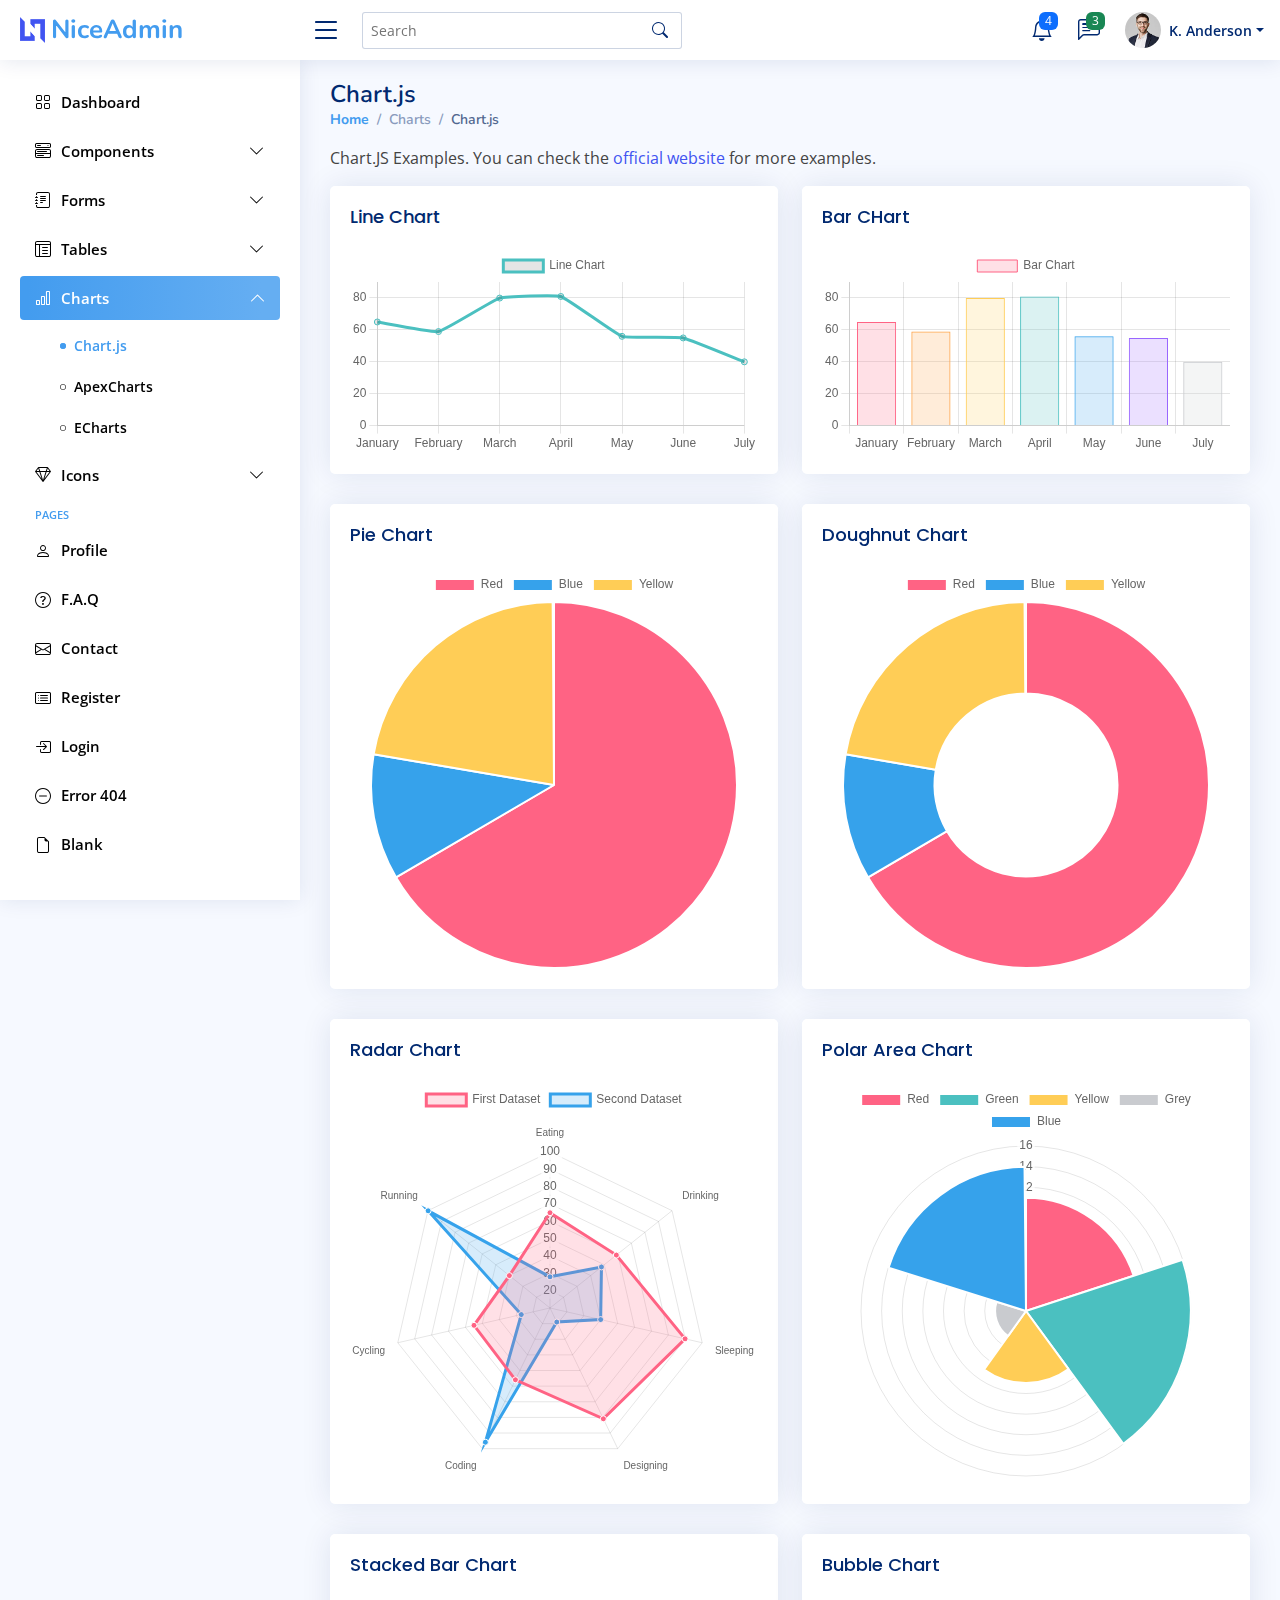
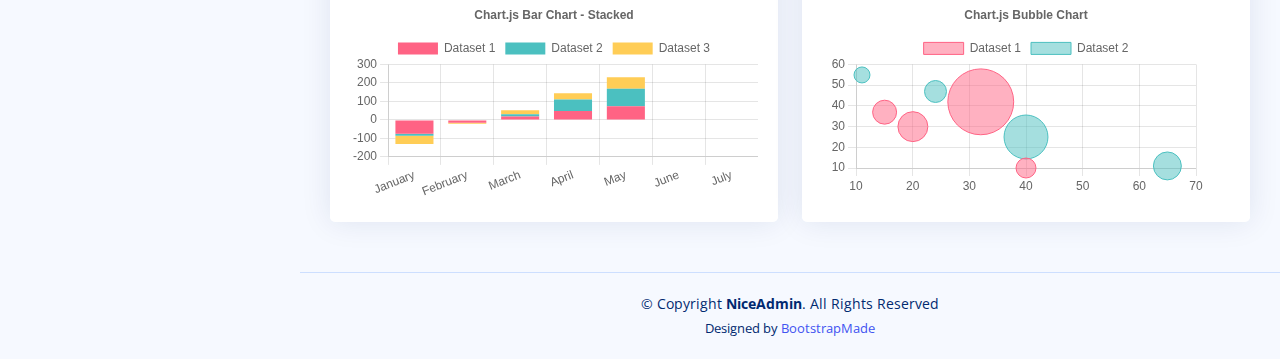
<file: NiceAdmin/charts-chartjs.html>
<!DOCTYPE html>
<html lang="en">

<head>
  <meta charset="utf-8">
  <meta content="width=device-width, initial-scale=1.0" name="viewport">

  <title>Charts / Chart.js - NiceAdmin Bootstrap Template</title>
  <meta content="" name="description">
  <meta content="" name="keywords">

  <!-- Favicons -->
  <link href="assets/img/favicon.png" rel="icon">
  <link href="assets/img/apple-touch-icon.png" rel="apple-touch-icon">

  <!-- Google Fonts -->
  <link href="https://fonts.gstatic.com" rel="preconnect">
  <link href="https://fonts.googleapis.com/css?family=Open+Sans:300,300i,400,400i,600,600i,700,700i|Nunito:300,300i,400,400i,600,600i,700,700i|Poppins:300,300i,400,400i,500,500i,600,600i,700,700i" rel="stylesheet">

  <!-- Vendor CSS Files -->
  <link href="assets/vendor/bootstrap/css/bootstrap.min.css" rel="stylesheet">
  <link href="assets/vendor/bootstrap-icons/bootstrap-icons.css" rel="stylesheet">
  <link href="assets/vendor/boxicons/css/boxicons.min.css" rel="stylesheet">
  <link href="assets/vendor/quill/quill.snow.css" rel="stylesheet">
  <link href="assets/vendor/quill/quill.bubble.css" rel="stylesheet">
  <link href="assets/vendor/remixicon/remixicon.css" rel="stylesheet">
  <link href="assets/vendor/simple-datatables/style.css" rel="stylesheet">

  <!-- Template Main CSS File -->
  <link href="assets/css/style.css" rel="stylesheet">

  <!-- =======================================================
  * Template Name: NiceAdmin
  * Updated: Mar 09 2023 with Bootstrap v5.2.3
  * Template URL: https://bootstrapmade.com/nice-admin-bootstrap-admin-html-template/
  * Author: BootstrapMade.com
  * License: https://bootstrapmade.com/license/
  ======================================================== -->
</head>

<body>

  <!-- ======= Header ======= -->
  <header id="header" class="header fixed-top d-flex align-items-center">

    <div class="d-flex align-items-center justify-content-between">
      <a href="index.html" class="logo d-flex align-items-center">
        <img src="assets/img/logo.png" alt="">
        <span class="d-none d-lg-block">NiceAdmin</span>
      </a>
      <i class="bi bi-list toggle-sidebar-btn"></i>
    </div><!-- End Logo -->

    <div class="search-bar">
      <form class="search-form d-flex align-items-center" method="POST" action="#">
        <input type="text" name="query" placeholder="Search" title="Enter search keyword">
        <button type="submit" title="Search"><i class="bi bi-search"></i></button>
      </form>
    </div><!-- End Search Bar -->

    <nav class="header-nav ms-auto">
      <ul class="d-flex align-items-center">

        <li class="nav-item d-block d-lg-none">
          <a class="nav-link nav-icon search-bar-toggle " href="#">
            <i class="bi bi-search"></i>
          </a>
        </li><!-- End Search Icon-->

        <li class="nav-item dropdown">

          <a class="nav-link nav-icon" href="#" data-bs-toggle="dropdown">
            <i class="bi bi-bell"></i>
            <span class="badge bg-primary badge-number">4</span>
          </a><!-- End Notification Icon -->

          <ul class="dropdown-menu dropdown-menu-end dropdown-menu-arrow notifications">
            <li class="dropdown-header">
              You have 4 new notifications
              <a href="#"><span class="badge rounded-pill bg-primary p-2 ms-2">View all</span></a>
            </li>
            <li>
              <hr class="dropdown-divider">
            </li>

            <li class="notification-item">
              <i class="bi bi-exclamation-circle text-warning"></i>
              <div>
                <h4>Lorem Ipsum</h4>
                <p>Quae dolorem earum veritatis oditseno</p>
                <p>30 min. ago</p>
              </div>
            </li>

            <li>
              <hr class="dropdown-divider">
            </li>

            <li class="notification-item">
              <i class="bi bi-x-circle text-danger"></i>
              <div>
                <h4>Atque rerum nesciunt</h4>
                <p>Quae dolorem earum veritatis oditseno</p>
                <p>1 hr. ago</p>
              </div>
            </li>

            <li>
              <hr class="dropdown-divider">
            </li>

            <li class="notification-item">
              <i class="bi bi-check-circle text-success"></i>
              <div>
                <h4>Sit rerum fuga</h4>
                <p>Quae dolorem earum veritatis oditseno</p>
                <p>2 hrs. ago</p>
              </div>
            </li>

            <li>
              <hr class="dropdown-divider">
            </li>

            <li class="notification-item">
              <i class="bi bi-info-circle text-primary"></i>
              <div>
                <h4>Dicta reprehenderit</h4>
                <p>Quae dolorem earum veritatis oditseno</p>
                <p>4 hrs. ago</p>
              </div>
            </li>

            <li>
              <hr class="dropdown-divider">
            </li>
            <li class="dropdown-footer">
              <a href="#">Show all notifications</a>
            </li>

          </ul><!-- End Notification Dropdown Items -->

        </li><!-- End Notification Nav -->

        <li class="nav-item dropdown">

          <a class="nav-link nav-icon" href="#" data-bs-toggle="dropdown">
            <i class="bi bi-chat-left-text"></i>
            <span class="badge bg-success badge-number">3</span>
          </a><!-- End Messages Icon -->

          <ul class="dropdown-menu dropdown-menu-end dropdown-menu-arrow messages">
            <li class="dropdown-header">
              You have 3 new messages
              <a href="#"><span class="badge rounded-pill bg-primary p-2 ms-2">View all</span></a>
            </li>
            <li>
              <hr class="dropdown-divider">
            </li>

            <li class="message-item">
              <a href="#">
                <img src="assets/img/messages-1.jpg" alt="" class="rounded-circle">
                <div>
                  <h4>Maria Hudson</h4>
                  <p>Velit asperiores et ducimus soluta repudiandae labore officia est ut...</p>
                  <p>4 hrs. ago</p>
                </div>
              </a>
            </li>
            <li>
              <hr class="dropdown-divider">
            </li>

            <li class="message-item">
              <a href="#">
                <img src="assets/img/messages-2.jpg" alt="" class="rounded-circle">
                <div>
                  <h4>Anna Nelson</h4>
                  <p>Velit asperiores et ducimus soluta repudiandae labore officia est ut...</p>
                  <p>6 hrs. ago</p>
                </div>
              </a>
            </li>
            <li>
              <hr class="dropdown-divider">
            </li>

            <li class="message-item">
              <a href="#">
                <img src="assets/img/messages-3.jpg" alt="" class="rounded-circle">
                <div>
                  <h4>David Muldon</h4>
                  <p>Velit asperiores et ducimus soluta repudiandae labore officia est ut...</p>
                  <p>8 hrs. ago</p>
                </div>
              </a>
            </li>
            <li>
              <hr class="dropdown-divider">
            </li>

            <li class="dropdown-footer">
              <a href="#">Show all messages</a>
            </li>

          </ul><!-- End Messages Dropdown Items -->

        </li><!-- End Messages Nav -->

        <li class="nav-item dropdown pe-3">

          <a class="nav-link nav-profile d-flex align-items-center pe-0" href="#" data-bs-toggle="dropdown">
            <img src="assets/img/profile-img.jpg" alt="Profile" class="rounded-circle">
            <span class="d-none d-md-block dropdown-toggle ps-2">K. Anderson</span>
          </a><!-- End Profile Iamge Icon -->

          <ul class="dropdown-menu dropdown-menu-end dropdown-menu-arrow profile">
            <li class="dropdown-header">
              <h6>Kevin Anderson</h6>
              <span>Web Designer</span>
            </li>
            <li>
              <hr class="dropdown-divider">
            </li>

            <li>
              <a class="dropdown-item d-flex align-items-center" href="users-profile.html">
                <i class="bi bi-person"></i>
                <span>My Profile</span>
              </a>
            </li>
            <li>
              <hr class="dropdown-divider">
            </li>

            <li>
              <a class="dropdown-item d-flex align-items-center" href="users-profile.html">
                <i class="bi bi-gear"></i>
                <span>Account Settings</span>
              </a>
            </li>
            <li>
              <hr class="dropdown-divider">
            </li>

            <li>
              <a class="dropdown-item d-flex align-items-center" href="pages-faq.html">
                <i class="bi bi-question-circle"></i>
                <span>Need Help?</span>
              </a>
            </li>
            <li>
              <hr class="dropdown-divider">
            </li>

            <li>
              <a class="dropdown-item d-flex align-items-center" href="#">
                <i class="bi bi-box-arrow-right"></i>
                <span>Sign Out</span>
              </a>
            </li>

          </ul><!-- End Profile Dropdown Items -->
        </li><!-- End Profile Nav -->

      </ul>
    </nav><!-- End Icons Navigation -->

  </header><!-- End Header -->

  <!-- ======= Sidebar ======= -->
  <aside id="sidebar" class="sidebar">

    <ul class="sidebar-nav" id="sidebar-nav">

      <li class="nav-item">
        <a class="nav-link collapsed" href="index.html">
          <i class="bi bi-grid"></i>
          <span>Dashboard</span>
        </a>
      </li><!-- End Dashboard Nav -->

      <li class="nav-item">
        <a class="nav-link collapsed" data-bs-target="#components-nav" data-bs-toggle="collapse" href="#">
          <i class="bi bi-menu-button-wide"></i><span>Components</span><i class="bi bi-chevron-down ms-auto"></i>
        </a>
        <ul id="components-nav" class="nav-content collapse " data-bs-parent="#sidebar-nav">
          <li>
            <a href="components-alerts.html">
              <i class="bi bi-circle"></i><span>Alerts</span>
            </a>
          </li>
          <li>
            <a href="components-accordion.html">
              <i class="bi bi-circle"></i><span>Accordion</span>
            </a>
          </li>
          <li>
            <a href="components-badges.html">
              <i class="bi bi-circle"></i><span>Badges</span>
            </a>
          </li>
          <li>
            <a href="components-breadcrumbs.html">
              <i class="bi bi-circle"></i><span>Breadcrumbs</span>
            </a>
          </li>
          <li>
            <a href="components-buttons.html">
              <i class="bi bi-circle"></i><span>Buttons</span>
            </a>
          </li>
          <li>
            <a href="components-cards.html">
              <i class="bi bi-circle"></i><span>Cards</span>
            </a>
          </li>
          <li>
            <a href="components-carousel.html">
              <i class="bi bi-circle"></i><span>Carousel</span>
            </a>
          </li>
          <li>
            <a href="components-list-group.html">
              <i class="bi bi-circle"></i><span>List group</span>
            </a>
          </li>
          <li>
            <a href="components-modal.html">
              <i class="bi bi-circle"></i><span>Modal</span>
            </a>
          </li>
          <li>
            <a href="components-tabs.html">
              <i class="bi bi-circle"></i><span>Tabs</span>
            </a>
          </li>
          <li>
            <a href="components-pagination.html">
              <i class="bi bi-circle"></i><span>Pagination</span>
            </a>
          </li>
          <li>
            <a href="components-progress.html">
              <i class="bi bi-circle"></i><span>Progress</span>
            </a>
          </li>
          <li>
            <a href="components-spinners.html">
              <i class="bi bi-circle"></i><span>Spinners</span>
            </a>
          </li>
          <li>
            <a href="components-tooltips.html">
              <i class="bi bi-circle"></i><span>Tooltips</span>
            </a>
          </li>
        </ul>
      </li><!-- End Components Nav -->

      <li class="nav-item">
        <a class="nav-link collapsed" data-bs-target="#forms-nav" data-bs-toggle="collapse" href="#">
          <i class="bi bi-journal-text"></i><span>Forms</span><i class="bi bi-chevron-down ms-auto"></i>
        </a>
        <ul id="forms-nav" class="nav-content collapse " data-bs-parent="#sidebar-nav">
          <li>
            <a href="forms-elements.html">
              <i class="bi bi-circle"></i><span>Form Elements</span>
            </a>
          </li>
          <li>
            <a href="forms-layouts.html">
              <i class="bi bi-circle"></i><span>Form Layouts</span>
            </a>
          </li>
          <li>
            <a href="forms-editors.html">
              <i class="bi bi-circle"></i><span>Form Editors</span>
            </a>
          </li>
          <li>
            <a href="forms-validation.html">
              <i class="bi bi-circle"></i><span>Form Validation</span>
            </a>
          </li>
        </ul>
      </li><!-- End Forms Nav -->

      <li class="nav-item">
        <a class="nav-link collapsed" data-bs-target="#tables-nav" data-bs-toggle="collapse" href="#">
          <i class="bi bi-layout-text-window-reverse"></i><span>Tables</span><i class="bi bi-chevron-down ms-auto"></i>
        </a>
        <ul id="tables-nav" class="nav-content collapse " data-bs-parent="#sidebar-nav">
          <li>
            <a href="tables-general.html">
              <i class="bi bi-circle"></i><span>General Tables</span>
            </a>
          </li>
          <li>
            <a href="tables-data.html">
              <i class="bi bi-circle"></i><span>Data Tables</span>
            </a>
          </li>
        </ul>
      </li><!-- End Tables Nav -->

      <li class="nav-item">
        <a class="nav-link " data-bs-target="#charts-nav" data-bs-toggle="collapse" href="#">
          <i class="bi bi-bar-chart"></i><span>Charts</span><i class="bi bi-chevron-down ms-auto"></i>
        </a>
        <ul id="charts-nav" class="nav-content collapse show" data-bs-parent="#sidebar-nav">
          <li>
            <a href="charts-chartjs.html" class="active">
              <i class="bi bi-circle"></i><span>Chart.js</span>
            </a>
          </li>
          <li>
            <a href="charts-apexcharts.html">
              <i class="bi bi-circle"></i><span>ApexCharts</span>
            </a>
          </li>
          <li>
            <a href="charts-echarts.html">
              <i class="bi bi-circle"></i><span>ECharts</span>
            </a>
          </li>
        </ul>
      </li><!-- End Charts Nav -->

      <li class="nav-item">
        <a class="nav-link collapsed" data-bs-target="#icons-nav" data-bs-toggle="collapse" href="#">
          <i class="bi bi-gem"></i><span>Icons</span><i class="bi bi-chevron-down ms-auto"></i>
        </a>
        <ul id="icons-nav" class="nav-content collapse " data-bs-parent="#sidebar-nav">
          <li>
            <a href="icons-bootstrap.html">
              <i class="bi bi-circle"></i><span>Bootstrap Icons</span>
            </a>
          </li>
          <li>
            <a href="icons-remix.html">
              <i class="bi bi-circle"></i><span>Remix Icons</span>
            </a>
          </li>
          <li>
            <a href="icons-boxicons.html">
              <i class="bi bi-circle"></i><span>Boxicons</span>
            </a>
          </li>
        </ul>
      </li><!-- End Icons Nav -->

      <li class="nav-heading">Pages</li>

      <li class="nav-item">
        <a class="nav-link collapsed" href="users-profile.html">
          <i class="bi bi-person"></i>
          <span>Profile</span>
        </a>
      </li><!-- End Profile Page Nav -->

      <li class="nav-item">
        <a class="nav-link collapsed" href="pages-faq.html">
          <i class="bi bi-question-circle"></i>
          <span>F.A.Q</span>
        </a>
      </li><!-- End F.A.Q Page Nav -->

      <li class="nav-item">
        <a class="nav-link collapsed" href="pages-contact.html">
          <i class="bi bi-envelope"></i>
          <span>Contact</span>
        </a>
      </li><!-- End Contact Page Nav -->

      <li class="nav-item">
        <a class="nav-link collapsed" href="pages-register.html">
          <i class="bi bi-card-list"></i>
          <span>Register</span>
        </a>
      </li><!-- End Register Page Nav -->

      <li class="nav-item">
        <a class="nav-link collapsed" href="pages-login.html">
          <i class="bi bi-box-arrow-in-right"></i>
          <span>Login</span>
        </a>
      </li><!-- End Login Page Nav -->

      <li class="nav-item">
        <a class="nav-link collapsed" href="pages-error-404.html">
          <i class="bi bi-dash-circle"></i>
          <span>Error 404</span>
        </a>
      </li><!-- End Error 404 Page Nav -->

      <li class="nav-item">
        <a class="nav-link collapsed" href="pages-blank.html">
          <i class="bi bi-file-earmark"></i>
          <span>Blank</span>
        </a>
      </li><!-- End Blank Page Nav -->

    </ul>

  </aside><!-- End Sidebar-->

  <main id="main" class="main">

    <div class="pagetitle">
      <h1>Chart.js</h1>
      <nav>
        <ol class="breadcrumb">
          <li class="breadcrumb-item"><a href="index.html">Home</a></li>
          <li class="breadcrumb-item">Charts</li>
          <li class="breadcrumb-item active">Chart.js</li>
        </ol>
      </nav>
    </div><!-- End Page Title -->

    <p>Chart.JS Examples. You can check the <a href="https://www.chartjs.org/docs/latest/samples/" target="_blank">official website</a> for more examples.</p>

    <section class="section">
      <div class="row">

        <div class="col-lg-6">
          <div class="card">
            <div class="card-body">
              <h5 class="card-title">Line Chart</h5>

              <!-- Line Chart -->
              <canvas id="lineChart" style="max-height: 400px;"></canvas>
              <script>
                document.addEventListener("DOMContentLoaded", () => {
                  new Chart(document.querySelector('#lineChart'), {
                    type: 'line',
                    data: {
                      labels: ['January', 'February', 'March', 'April', 'May', 'June', 'July'],
                      datasets: [{
                        label: 'Line Chart',
                        data: [65, 59, 80, 81, 56, 55, 40],
                        fill: false,
                        borderColor: 'rgb(75, 192, 192)',
                        tension: 0.1
                      }]
                    },
                    options: {
                      scales: {
                        y: {
                          beginAtZero: true
                        }
                      }
                    }
                  });
                });
              </script>
              <!-- End Line CHart -->

            </div>
          </div>
        </div>

        <div class="col-lg-6">
          <div class="card">
            <div class="card-body">
              <h5 class="card-title">Bar CHart</h5>

              <!-- Bar Chart -->
              <canvas id="barChart" style="max-height: 400px;"></canvas>
              <script>
                document.addEventListener("DOMContentLoaded", () => {
                  new Chart(document.querySelector('#barChart'), {
                    type: 'bar',
                    data: {
                      labels: ['January', 'February', 'March', 'April', 'May', 'June', 'July'],
                      datasets: [{
                        label: 'Bar Chart',
                        data: [65, 59, 80, 81, 56, 55, 40],
                        backgroundColor: [
                          'rgba(255, 99, 132, 0.2)',
                          'rgba(255, 159, 64, 0.2)',
                          'rgba(255, 205, 86, 0.2)',
                          'rgba(75, 192, 192, 0.2)',
                          'rgba(54, 162, 235, 0.2)',
                          'rgba(153, 102, 255, 0.2)',
                          'rgba(201, 203, 207, 0.2)'
                        ],
                        borderColor: [
                          'rgb(255, 99, 132)',
                          'rgb(255, 159, 64)',
                          'rgb(255, 205, 86)',
                          'rgb(75, 192, 192)',
                          'rgb(54, 162, 235)',
                          'rgb(153, 102, 255)',
                          'rgb(201, 203, 207)'
                        ],
                        borderWidth: 1
                      }]
                    },
                    options: {
                      scales: {
                        y: {
                          beginAtZero: true
                        }
                      }
                    }
                  });
                });
              </script>
              <!-- End Bar CHart -->

            </div>
          </div>
        </div>

        <div class="col-lg-6">
          <div class="card">
            <div class="card-body">
              <h5 class="card-title">Pie Chart</h5>

              <!-- Pie Chart -->
              <canvas id="pieChart" style="max-height: 400px;"></canvas>
              <script>
                document.addEventListener("DOMContentLoaded", () => {
                  new Chart(document.querySelector('#pieChart'), {
                    type: 'pie',
                    data: {
                      labels: [
                        'Red',
                        'Blue',
                        'Yellow'
                      ],
                      datasets: [{
                        label: 'My First Dataset',
                        data: [300, 50, 100],
                        backgroundColor: [
                          'rgb(255, 99, 132)',
                          'rgb(54, 162, 235)',
                          'rgb(255, 205, 86)'
                        ],
                        hoverOffset: 4
                      }]
                    }
                  });
                });
              </script>
              <!-- End Pie CHart -->

            </div>
          </div>
        </div>

        <div class="col-lg-6">
          <div class="card">
            <div class="card-body">
              <h5 class="card-title">Doughnut Chart</h5>

              <!-- Doughnut Chart -->
              <canvas id="doughnutChart" style="max-height: 400px;"></canvas>
              <script>
                document.addEventListener("DOMContentLoaded", () => {
                  new Chart(document.querySelector('#doughnutChart'), {
                    type: 'doughnut',
                    data: {
                      labels: [
                        'Red',
                        'Blue',
                        'Yellow'
                      ],
                      datasets: [{
                        label: 'My First Dataset',
                        data: [300, 50, 100],
                        backgroundColor: [
                          'rgb(255, 99, 132)',
                          'rgb(54, 162, 235)',
                          'rgb(255, 205, 86)'
                        ],
                        hoverOffset: 4
                      }]
                    }
                  });
                });
              </script>
              <!-- End Doughnut CHart -->

            </div>
          </div>
        </div>

        <div class="col-lg-6">
          <div class="card">
            <div class="card-body">
              <h5 class="card-title">Radar Chart</h5>

              <!-- Radar Chart -->
              <canvas id="radarChart" style="max-height: 400px;"></canvas>
              <script>
                document.addEventListener("DOMContentLoaded", () => {
                  new Chart(document.querySelector('#radarChart'), {
                    type: 'radar',
                    data: {
                      labels: [
                        'Eating',
                        'Drinking',
                        'Sleeping',
                        'Designing',
                        'Coding',
                        'Cycling',
                        'Running'
                      ],
                      datasets: [{
                        label: 'First Dataset',
                        data: [65, 59, 90, 81, 56, 55, 40],
                        fill: true,
                        backgroundColor: 'rgba(255, 99, 132, 0.2)',
                        borderColor: 'rgb(255, 99, 132)',
                        pointBackgroundColor: 'rgb(255, 99, 132)',
                        pointBorderColor: '#fff',
                        pointHoverBackgroundColor: '#fff',
                        pointHoverBorderColor: 'rgb(255, 99, 132)'
                      }, {
                        label: 'Second Dataset',
                        data: [28, 48, 40, 19, 96, 27, 100],
                        fill: true,
                        backgroundColor: 'rgba(54, 162, 235, 0.2)',
                        borderColor: 'rgb(54, 162, 235)',
                        pointBackgroundColor: 'rgb(54, 162, 235)',
                        pointBorderColor: '#fff',
                        pointHoverBackgroundColor: '#fff',
                        pointHoverBorderColor: 'rgb(54, 162, 235)'
                      }]
                    },
                    options: {
                      elements: {
                        line: {
                          borderWidth: 3
                        }
                      }
                    }
                  });
                });
              </script>
              <!-- End Radar CHart -->

            </div>
          </div>
        </div>

        <div class="col-lg-6">
          <div class="card">
            <div class="card-body">
              <h5 class="card-title">Polar Area Chart</h5>

              <!-- Polar Area Chart -->
              <canvas id="polarAreaChart" style="max-height: 400px;"></canvas>
              <script>
                document.addEventListener("DOMContentLoaded", () => {
                  new Chart(document.querySelector('#polarAreaChart'), {
                    type: 'polarArea',
                    data: {
                      labels: [
                        'Red',
                        'Green',
                        'Yellow',
                        'Grey',
                        'Blue'
                      ],
                      datasets: [{
                        label: 'My First Dataset',
                        data: [11, 16, 7, 3, 14],
                        backgroundColor: [
                          'rgb(255, 99, 132)',
                          'rgb(75, 192, 192)',
                          'rgb(255, 205, 86)',
                          'rgb(201, 203, 207)',
                          'rgb(54, 162, 235)'
                        ]
                      }]
                    }
                  });
                });
              </script>
              <!-- End Polar Area Chart -->

            </div>
          </div>
        </div>

        <div class="col-lg-6">
          <div class="card">
            <div class="card-body">
              <h5 class="card-title">Stacked Bar Chart</h5>

              <!-- Stacked Bar Chart -->
              <canvas id="stakedBarChart" style="max-height: 400px;"></canvas>
              <script>
                document.addEventListener("DOMContentLoaded", () => {
                  new Chart(document.querySelector('#stakedBarChart'), {
                    type: 'bar',
                    data: {
                      labels: ['January', 'February', 'March', 'April', 'May', 'June', 'July'],
                      datasets: [{
                          label: 'Dataset 1',
                          data: [-75, -15, 18, 48, 74],
                          backgroundColor: 'rgb(255, 99, 132)',
                        },
                        {
                          label: 'Dataset 2',
                          data: [-11, -1, 12, 62, 95],
                          backgroundColor: 'rgb(75, 192, 192)',
                        },
                        {
                          label: 'Dataset 3',
                          data: [-44, -5, 22, 35, 62],
                          backgroundColor: 'rgb(255, 205, 86)',
                        },
                      ]
                    },
                    options: {
                      plugins: {
                        title: {
                          display: true,
                          text: 'Chart.js Bar Chart - Stacked'
                        },
                      },
                      responsive: true,
                      scales: {
                        x: {
                          stacked: true,
                        },
                        y: {
                          stacked: true
                        }
                      }
                    }
                  });
                });
              </script>
              <!-- End Stacked Bar Chart -->

            </div>
          </div>
        </div>

        <div class="col-lg-6">
          <div class="card">
            <div class="card-body">
              <h5 class="card-title">Bubble Chart</h5>

              <!-- Bubble Chart -->
              <canvas id="bubbleChart" style="max-height: 400px;"></canvas>
              <script>
                document.addEventListener("DOMContentLoaded", () => {
                  new Chart(document.querySelector('#bubbleChart'), {
                    type: 'bubble',
                    data: {
                      labels: ['January', 'February', 'March', 'April', 'May', 'June', 'July'],
                      datasets: [{
                          label: 'Dataset 1',
                          data: [{
                              x: 20,
                              y: 30,
                              r: 15
                            },
                            {
                              x: 40,
                              y: 10,
                              r: 10
                            },
                            {
                              x: 15,
                              y: 37,
                              r: 12
                            },
                            {
                              x: 32,
                              y: 42,
                              r: 33
                            }
                          ],
                          borderColor: 'rgb(255, 99, 132)',
                          backgroundColor: 'rgba(255, 99, 132, 0.5)'
                        },
                        {
                          label: 'Dataset 2',
                          data: [{
                              x: 40,
                              y: 25,
                              r: 22
                            },
                            {
                              x: 24,
                              y: 47,
                              r: 11
                            },
                            {
                              x: 65,
                              y: 11,
                              r: 14
                            },
                            {
                              x: 11,
                              y: 55,
                              r: 8
                            }
                          ],
                          borderColor: 'rgb(75, 192, 192)',
                          backgroundColor: 'rgba(75, 192, 192, 0.5)'
                        }
                      ]
                    },
                    options: {
                      responsive: true,
                      plugins: {
                        legend: {
                          position: 'top',
                        },
                        title: {
                          display: true,
                          text: 'Chart.js Bubble Chart'
                        }
                      }
                    }
                  });
                });
              </script>
              <!-- End Bubble Chart -->

            </div>
          </div>
        </div>

      </div>
    </section>

  </main><!-- End #main -->

  <!-- ======= Footer ======= -->
  <footer id="footer" class="footer">
    <div class="copyright">
      &copy; Copyright <strong><span>NiceAdmin</span></strong>. All Rights Reserved
    </div>
    <div class="credits">
      <!-- All the links in the footer should remain intact. -->
      <!-- You can delete the links only if you purchased the pro version. -->
      <!-- Licensing information: https://bootstrapmade.com/license/ -->
      <!-- Purchase the pro version with working PHP/AJAX contact form: https://bootstrapmade.com/nice-admin-bootstrap-admin-html-template/ -->
      Designed by <a href="https://bootstrapmade.com/">BootstrapMade</a>
    </div>
  </footer><!-- End Footer -->

  <a href="#" class="back-to-top d-flex align-items-center justify-content-center"><i class="bi bi-arrow-up-short"></i></a>

  <!-- Vendor JS Files -->
  <script src="assets/vendor/apexcharts/apexcharts.min.js"></script>
  <script src="assets/vendor/bootstrap/js/bootstrap.bundle.min.js"></script>
  <script src="assets/vendor/chart.js/chart.umd.js"></script>
  <script src="assets/vendor/echarts/echarts.min.js"></script>
  <script src="assets/vendor/quill/quill.min.js"></script>
  <script src="assets/vendor/simple-datatables/simple-datatables.js"></script>
  <script src="assets/vendor/tinymce/tinymce.min.js"></script>
  <script src="assets/vendor/php-email-form/validate.js"></script>

  <!-- Template Main JS File -->
  <script src="assets/js/main.js"></script>

</body>

</html>
</file>
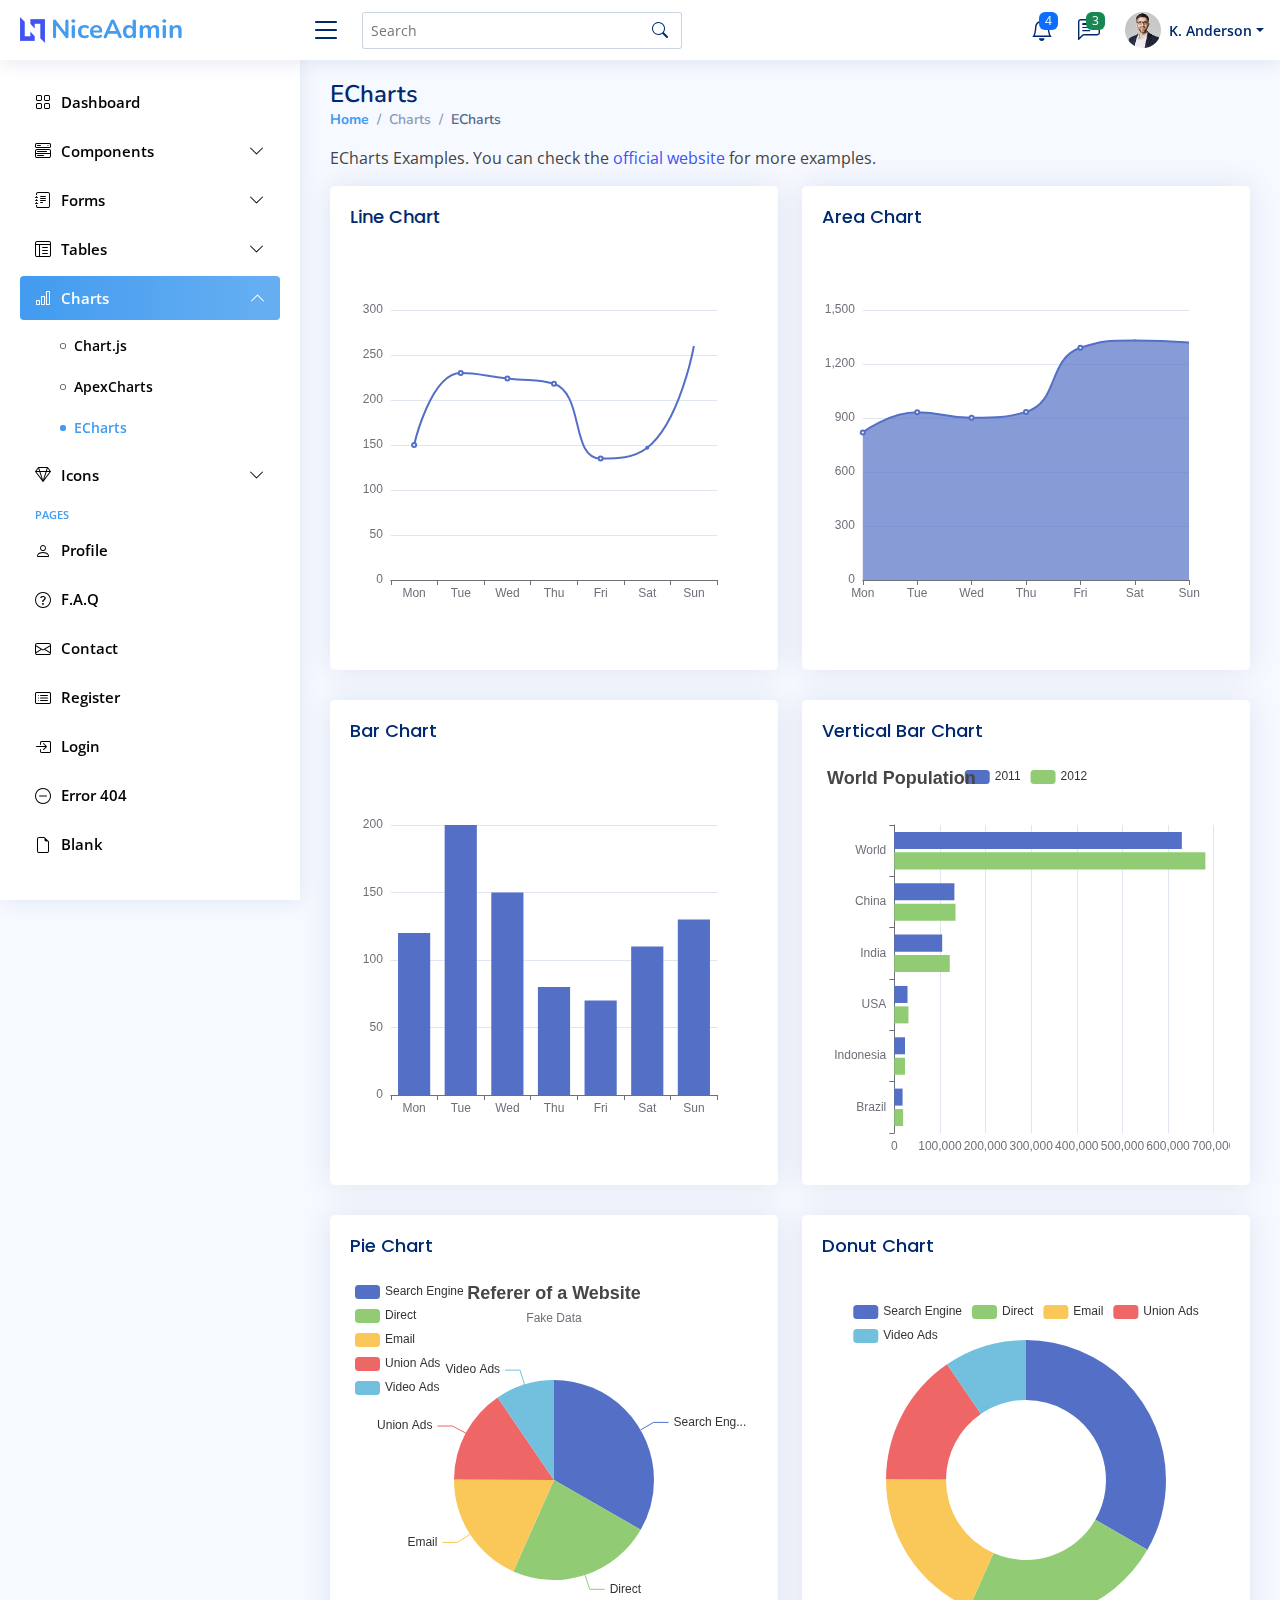
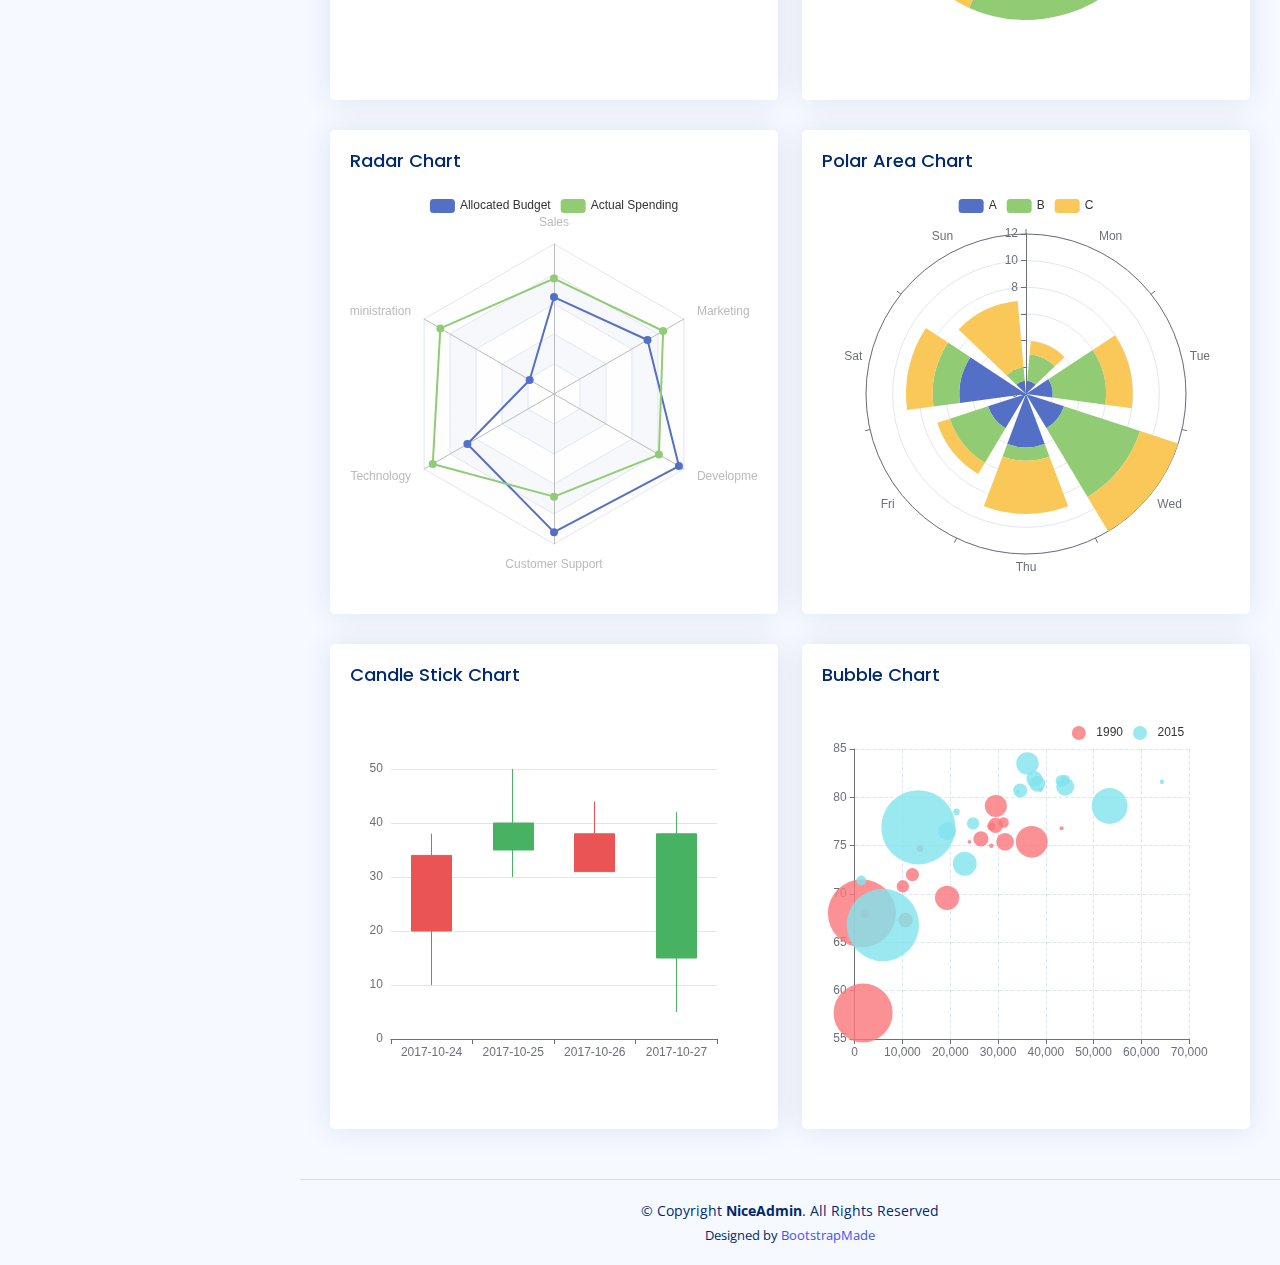
<file: NiceAdmin/charts-echarts.html>
<!DOCTYPE html>
<html lang="en">

<head>
  <meta charset="utf-8">
  <meta content="width=device-width, initial-scale=1.0" name="viewport">

  <title>Charts / ECharts - NiceAdmin Bootstrap Template</title>
  <meta content="" name="description">
  <meta content="" name="keywords">

  <!-- Favicons -->
  <link href="assets/img/favicon.png" rel="icon">
  <link href="assets/img/apple-touch-icon.png" rel="apple-touch-icon">

  <!-- Google Fonts -->
  <link href="https://fonts.gstatic.com" rel="preconnect">
  <link href="https://fonts.googleapis.com/css?family=Open+Sans:300,300i,400,400i,600,600i,700,700i|Nunito:300,300i,400,400i,600,600i,700,700i|Poppins:300,300i,400,400i,500,500i,600,600i,700,700i" rel="stylesheet">

  <!-- Vendor CSS Files -->
  <link href="assets/vendor/bootstrap/css/bootstrap.min.css" rel="stylesheet">
  <link href="assets/vendor/bootstrap-icons/bootstrap-icons.css" rel="stylesheet">
  <link href="assets/vendor/boxicons/css/boxicons.min.css" rel="stylesheet">
  <link href="assets/vendor/quill/quill.snow.css" rel="stylesheet">
  <link href="assets/vendor/quill/quill.bubble.css" rel="stylesheet">
  <link href="assets/vendor/remixicon/remixicon.css" rel="stylesheet">
  <link href="assets/vendor/simple-datatables/style.css" rel="stylesheet">

  <!-- Template Main CSS File -->
  <link href="assets/css/style.css" rel="stylesheet">

  <!-- =======================================================
  * Template Name: NiceAdmin
  * Updated: Mar 09 2023 with Bootstrap v5.2.3
  * Template URL: https://bootstrapmade.com/nice-admin-bootstrap-admin-html-template/
  * Author: BootstrapMade.com
  * License: https://bootstrapmade.com/license/
  ======================================================== -->
</head>

<body>

  <!-- ======= Header ======= -->
  <header id="header" class="header fixed-top d-flex align-items-center">

    <div class="d-flex align-items-center justify-content-between">
      <a href="index.html" class="logo d-flex align-items-center">
        <img src="assets/img/logo.png" alt="">
        <span class="d-none d-lg-block">NiceAdmin</span>
      </a>
      <i class="bi bi-list toggle-sidebar-btn"></i>
    </div><!-- End Logo -->

    <div class="search-bar">
      <form class="search-form d-flex align-items-center" method="POST" action="#">
        <input type="text" name="query" placeholder="Search" title="Enter search keyword">
        <button type="submit" title="Search"><i class="bi bi-search"></i></button>
      </form>
    </div><!-- End Search Bar -->

    <nav class="header-nav ms-auto">
      <ul class="d-flex align-items-center">

        <li class="nav-item d-block d-lg-none">
          <a class="nav-link nav-icon search-bar-toggle " href="#">
            <i class="bi bi-search"></i>
          </a>
        </li><!-- End Search Icon-->

        <li class="nav-item dropdown">

          <a class="nav-link nav-icon" href="#" data-bs-toggle="dropdown">
            <i class="bi bi-bell"></i>
            <span class="badge bg-primary badge-number">4</span>
          </a><!-- End Notification Icon -->

          <ul class="dropdown-menu dropdown-menu-end dropdown-menu-arrow notifications">
            <li class="dropdown-header">
              You have 4 new notifications
              <a href="#"><span class="badge rounded-pill bg-primary p-2 ms-2">View all</span></a>
            </li>
            <li>
              <hr class="dropdown-divider">
            </li>

            <li class="notification-item">
              <i class="bi bi-exclamation-circle text-warning"></i>
              <div>
                <h4>Lorem Ipsum</h4>
                <p>Quae dolorem earum veritatis oditseno</p>
                <p>30 min. ago</p>
              </div>
            </li>

            <li>
              <hr class="dropdown-divider">
            </li>

            <li class="notification-item">
              <i class="bi bi-x-circle text-danger"></i>
              <div>
                <h4>Atque rerum nesciunt</h4>
                <p>Quae dolorem earum veritatis oditseno</p>
                <p>1 hr. ago</p>
              </div>
            </li>

            <li>
              <hr class="dropdown-divider">
            </li>

            <li class="notification-item">
              <i class="bi bi-check-circle text-success"></i>
              <div>
                <h4>Sit rerum fuga</h4>
                <p>Quae dolorem earum veritatis oditseno</p>
                <p>2 hrs. ago</p>
              </div>
            </li>

            <li>
              <hr class="dropdown-divider">
            </li>

            <li class="notification-item">
              <i class="bi bi-info-circle text-primary"></i>
              <div>
                <h4>Dicta reprehenderit</h4>
                <p>Quae dolorem earum veritatis oditseno</p>
                <p>4 hrs. ago</p>
              </div>
            </li>

            <li>
              <hr class="dropdown-divider">
            </li>
            <li class="dropdown-footer">
              <a href="#">Show all notifications</a>
            </li>

          </ul><!-- End Notification Dropdown Items -->

        </li><!-- End Notification Nav -->

        <li class="nav-item dropdown">

          <a class="nav-link nav-icon" href="#" data-bs-toggle="dropdown">
            <i class="bi bi-chat-left-text"></i>
            <span class="badge bg-success badge-number">3</span>
          </a><!-- End Messages Icon -->

          <ul class="dropdown-menu dropdown-menu-end dropdown-menu-arrow messages">
            <li class="dropdown-header">
              You have 3 new messages
              <a href="#"><span class="badge rounded-pill bg-primary p-2 ms-2">View all</span></a>
            </li>
            <li>
              <hr class="dropdown-divider">
            </li>

            <li class="message-item">
              <a href="#">
                <img src="assets/img/messages-1.jpg" alt="" class="rounded-circle">
                <div>
                  <h4>Maria Hudson</h4>
                  <p>Velit asperiores et ducimus soluta repudiandae labore officia est ut...</p>
                  <p>4 hrs. ago</p>
                </div>
              </a>
            </li>
            <li>
              <hr class="dropdown-divider">
            </li>

            <li class="message-item">
              <a href="#">
                <img src="assets/img/messages-2.jpg" alt="" class="rounded-circle">
                <div>
                  <h4>Anna Nelson</h4>
                  <p>Velit asperiores et ducimus soluta repudiandae labore officia est ut...</p>
                  <p>6 hrs. ago</p>
                </div>
              </a>
            </li>
            <li>
              <hr class="dropdown-divider">
            </li>

            <li class="message-item">
              <a href="#">
                <img src="assets/img/messages-3.jpg" alt="" class="rounded-circle">
                <div>
                  <h4>David Muldon</h4>
                  <p>Velit asperiores et ducimus soluta repudiandae labore officia est ut...</p>
                  <p>8 hrs. ago</p>
                </div>
              </a>
            </li>
            <li>
              <hr class="dropdown-divider">
            </li>

            <li class="dropdown-footer">
              <a href="#">Show all messages</a>
            </li>

          </ul><!-- End Messages Dropdown Items -->

        </li><!-- End Messages Nav -->

        <li class="nav-item dropdown pe-3">

          <a class="nav-link nav-profile d-flex align-items-center pe-0" href="#" data-bs-toggle="dropdown">
            <img src="assets/img/profile-img.jpg" alt="Profile" class="rounded-circle">
            <span class="d-none d-md-block dropdown-toggle ps-2">K. Anderson</span>
          </a><!-- End Profile Iamge Icon -->

          <ul class="dropdown-menu dropdown-menu-end dropdown-menu-arrow profile">
            <li class="dropdown-header">
              <h6>Kevin Anderson</h6>
              <span>Web Designer</span>
            </li>
            <li>
              <hr class="dropdown-divider">
            </li>

            <li>
              <a class="dropdown-item d-flex align-items-center" href="users-profile.html">
                <i class="bi bi-person"></i>
                <span>My Profile</span>
              </a>
            </li>
            <li>
              <hr class="dropdown-divider">
            </li>

            <li>
              <a class="dropdown-item d-flex align-items-center" href="users-profile.html">
                <i class="bi bi-gear"></i>
                <span>Account Settings</span>
              </a>
            </li>
            <li>
              <hr class="dropdown-divider">
            </li>

            <li>
              <a class="dropdown-item d-flex align-items-center" href="pages-faq.html">
                <i class="bi bi-question-circle"></i>
                <span>Need Help?</span>
              </a>
            </li>
            <li>
              <hr class="dropdown-divider">
            </li>

            <li>
              <a class="dropdown-item d-flex align-items-center" href="#">
                <i class="bi bi-box-arrow-right"></i>
                <span>Sign Out</span>
              </a>
            </li>

          </ul><!-- End Profile Dropdown Items -->
        </li><!-- End Profile Nav -->

      </ul>
    </nav><!-- End Icons Navigation -->

  </header><!-- End Header -->

  <!-- ======= Sidebar ======= -->
  <aside id="sidebar" class="sidebar">

    <ul class="sidebar-nav" id="sidebar-nav">

      <li class="nav-item">
        <a class="nav-link collapsed" href="index.html">
          <i class="bi bi-grid"></i>
          <span>Dashboard</span>
        </a>
      </li><!-- End Dashboard Nav -->

      <li class="nav-item">
        <a class="nav-link collapsed" data-bs-target="#components-nav" data-bs-toggle="collapse" href="#">
          <i class="bi bi-menu-button-wide"></i><span>Components</span><i class="bi bi-chevron-down ms-auto"></i>
        </a>
        <ul id="components-nav" class="nav-content collapse " data-bs-parent="#sidebar-nav">
          <li>
            <a href="components-alerts.html">
              <i class="bi bi-circle"></i><span>Alerts</span>
            </a>
          </li>
          <li>
            <a href="components-accordion.html">
              <i class="bi bi-circle"></i><span>Accordion</span>
            </a>
          </li>
          <li>
            <a href="components-badges.html">
              <i class="bi bi-circle"></i><span>Badges</span>
            </a>
          </li>
          <li>
            <a href="components-breadcrumbs.html">
              <i class="bi bi-circle"></i><span>Breadcrumbs</span>
            </a>
          </li>
          <li>
            <a href="components-buttons.html">
              <i class="bi bi-circle"></i><span>Buttons</span>
            </a>
          </li>
          <li>
            <a href="components-cards.html">
              <i class="bi bi-circle"></i><span>Cards</span>
            </a>
          </li>
          <li>
            <a href="components-carousel.html">
              <i class="bi bi-circle"></i><span>Carousel</span>
            </a>
          </li>
          <li>
            <a href="components-list-group.html">
              <i class="bi bi-circle"></i><span>List group</span>
            </a>
          </li>
          <li>
            <a href="components-modal.html">
              <i class="bi bi-circle"></i><span>Modal</span>
            </a>
          </li>
          <li>
            <a href="components-tabs.html">
              <i class="bi bi-circle"></i><span>Tabs</span>
            </a>
          </li>
          <li>
            <a href="components-pagination.html">
              <i class="bi bi-circle"></i><span>Pagination</span>
            </a>
          </li>
          <li>
            <a href="components-progress.html">
              <i class="bi bi-circle"></i><span>Progress</span>
            </a>
          </li>
          <li>
            <a href="components-spinners.html">
              <i class="bi bi-circle"></i><span>Spinners</span>
            </a>
          </li>
          <li>
            <a href="components-tooltips.html">
              <i class="bi bi-circle"></i><span>Tooltips</span>
            </a>
          </li>
        </ul>
      </li><!-- End Components Nav -->

      <li class="nav-item">
        <a class="nav-link collapsed" data-bs-target="#forms-nav" data-bs-toggle="collapse" href="#">
          <i class="bi bi-journal-text"></i><span>Forms</span><i class="bi bi-chevron-down ms-auto"></i>
        </a>
        <ul id="forms-nav" class="nav-content collapse " data-bs-parent="#sidebar-nav">
          <li>
            <a href="forms-elements.html">
              <i class="bi bi-circle"></i><span>Form Elements</span>
            </a>
          </li>
          <li>
            <a href="forms-layouts.html">
              <i class="bi bi-circle"></i><span>Form Layouts</span>
            </a>
          </li>
          <li>
            <a href="forms-editors.html">
              <i class="bi bi-circle"></i><span>Form Editors</span>
            </a>
          </li>
          <li>
            <a href="forms-validation.html">
              <i class="bi bi-circle"></i><span>Form Validation</span>
            </a>
          </li>
        </ul>
      </li><!-- End Forms Nav -->

      <li class="nav-item">
        <a class="nav-link collapsed" data-bs-target="#tables-nav" data-bs-toggle="collapse" href="#">
          <i class="bi bi-layout-text-window-reverse"></i><span>Tables</span><i class="bi bi-chevron-down ms-auto"></i>
        </a>
        <ul id="tables-nav" class="nav-content collapse " data-bs-parent="#sidebar-nav">
          <li>
            <a href="tables-general.html">
              <i class="bi bi-circle"></i><span>General Tables</span>
            </a>
          </li>
          <li>
            <a href="tables-data.html">
              <i class="bi bi-circle"></i><span>Data Tables</span>
            </a>
          </li>
        </ul>
      </li><!-- End Tables Nav -->

      <li class="nav-item">
        <a class="nav-link " data-bs-target="#charts-nav" data-bs-toggle="collapse" href="#">
          <i class="bi bi-bar-chart"></i><span>Charts</span><i class="bi bi-chevron-down ms-auto"></i>
        </a>
        <ul id="charts-nav" class="nav-content collapse show" data-bs-parent="#sidebar-nav">
          <li>
            <a href="charts-chartjs.html">
              <i class="bi bi-circle"></i><span>Chart.js</span>
            </a>
          </li>
          <li>
            <a href="charts-apexcharts.html">
              <i class="bi bi-circle"></i><span>ApexCharts</span>
            </a>
          </li>
          <li>
            <a href="charts-echarts.html" class="active">
              <i class="bi bi-circle"></i><span>ECharts</span>
            </a>
          </li>
        </ul>
      </li><!-- End Charts Nav -->

      <li class="nav-item">
        <a class="nav-link collapsed" data-bs-target="#icons-nav" data-bs-toggle="collapse" href="#">
          <i class="bi bi-gem"></i><span>Icons</span><i class="bi bi-chevron-down ms-auto"></i>
        </a>
        <ul id="icons-nav" class="nav-content collapse " data-bs-parent="#sidebar-nav">
          <li>
            <a href="icons-bootstrap.html">
              <i class="bi bi-circle"></i><span>Bootstrap Icons</span>
            </a>
          </li>
          <li>
            <a href="icons-remix.html">
              <i class="bi bi-circle"></i><span>Remix Icons</span>
            </a>
          </li>
          <li>
            <a href="icons-boxicons.html">
              <i class="bi bi-circle"></i><span>Boxicons</span>
            </a>
          </li>
        </ul>
      </li><!-- End Icons Nav -->

      <li class="nav-heading">Pages</li>

      <li class="nav-item">
        <a class="nav-link collapsed" href="users-profile.html">
          <i class="bi bi-person"></i>
          <span>Profile</span>
        </a>
      </li><!-- End Profile Page Nav -->

      <li class="nav-item">
        <a class="nav-link collapsed" href="pages-faq.html">
          <i class="bi bi-question-circle"></i>
          <span>F.A.Q</span>
        </a>
      </li><!-- End F.A.Q Page Nav -->

      <li class="nav-item">
        <a class="nav-link collapsed" href="pages-contact.html">
          <i class="bi bi-envelope"></i>
          <span>Contact</span>
        </a>
      </li><!-- End Contact Page Nav -->

      <li class="nav-item">
        <a class="nav-link collapsed" href="pages-register.html">
          <i class="bi bi-card-list"></i>
          <span>Register</span>
        </a>
      </li><!-- End Register Page Nav -->

      <li class="nav-item">
        <a class="nav-link collapsed" href="pages-login.html">
          <i class="bi bi-box-arrow-in-right"></i>
          <span>Login</span>
        </a>
      </li><!-- End Login Page Nav -->

      <li class="nav-item">
        <a class="nav-link collapsed" href="pages-error-404.html">
          <i class="bi bi-dash-circle"></i>
          <span>Error 404</span>
        </a>
      </li><!-- End Error 404 Page Nav -->

      <li class="nav-item">
        <a class="nav-link collapsed" href="pages-blank.html">
          <i class="bi bi-file-earmark"></i>
          <span>Blank</span>
        </a>
      </li><!-- End Blank Page Nav -->

    </ul>

  </aside><!-- End Sidebar-->

  <main id="main" class="main">

    <div class="pagetitle">
      <h1>ECharts</h1>
      <nav>
        <ol class="breadcrumb">
          <li class="breadcrumb-item"><a href="index.html">Home</a></li>
          <li class="breadcrumb-item">Charts</li>
          <li class="breadcrumb-item active">ECharts</li>
        </ol>
      </nav>
    </div><!-- End Page Title -->

    <p>ECharts Examples. You can check the <a href="https://echarts.apache.org/examples/en/index.html" target="_blank">official website</a> for more examples.</p>

    <section class="section">
      <div class="row">

        <div class="col-lg-6">
          <div class="card">
            <div class="card-body">
              <h5 class="card-title">Line Chart</h5>

              <!-- Line Chart -->
              <div id="lineChart" style="min-height: 400px;" class="echart"></div>

              <script>
                document.addEventListener("DOMContentLoaded", () => {
                  echarts.init(document.querySelector("#lineChart")).setOption({
                    xAxis: {
                      type: 'category',
                      data: ['Mon', 'Tue', 'Wed', 'Thu', 'Fri', 'Sat', 'Sun']
                    },
                    yAxis: {
                      type: 'value'
                    },
                    series: [{
                      data: [150, 230, 224, 218, 135, 147, 260],
                      type: 'line',
                      smooth: true
                    }]
                  });
                });
              </script>
              <!-- End Line Chart -->

            </div>
          </div>
        </div>

        <div class="col-lg-6">
          <div class="card">
            <div class="card-body">
              <h5 class="card-title">Area Chart</h5>

              <!-- Area Chart -->
              <div id="areaChart" style="min-height: 400px;" class="echart"></div>

              <script>
                document.addEventListener("DOMContentLoaded", () => {
                  echarts.init(document.querySelector("#areaChart")).setOption({
                    xAxis: {
                      type: 'category',
                      boundaryGap: false,
                      data: ['Mon', 'Tue', 'Wed', 'Thu', 'Fri', 'Sat', 'Sun']
                    },
                    yAxis: {
                      type: 'value'
                    },
                    series: [{
                      data: [820, 932, 901, 934, 1290, 1330, 1320],
                      type: 'line',
                      smooth: true,
                      areaStyle: {}
                    }]
                  });
                });
              </script>
              <!-- End Area Chart -->

            </div>
          </div>
        </div>

        <div class="col-lg-6">
          <div class="card">
            <div class="card-body">
              <h5 class="card-title">Bar Chart</h5>

              <!-- Bar Chart -->
              <div id="barChart" style="min-height: 400px;" class="echart"></div>

              <script>
                document.addEventListener("DOMContentLoaded", () => {
                  echarts.init(document.querySelector("#barChart")).setOption({
                    xAxis: {
                      type: 'category',
                      data: ['Mon', 'Tue', 'Wed', 'Thu', 'Fri', 'Sat', 'Sun']
                    },
                    yAxis: {
                      type: 'value'
                    },
                    series: [{
                      data: [120, 200, 150, 80, 70, 110, 130],
                      type: 'bar'
                    }]
                  });
                });
              </script>
              <!-- End Bar Chart -->

            </div>
          </div>
        </div>

        <div class="col-lg-6">
          <div class="card">
            <div class="card-body">
              <h5 class="card-title">Vertical Bar Chart</h5>

              <!-- Vertical Bar Chart -->
              <div id="verticalBarChart" style="min-height: 400px;" class="echart"></div>

              <script>
                document.addEventListener("DOMContentLoaded", () => {
                  echarts.init(document.querySelector("#verticalBarChart")).setOption({
                    title: {
                      text: 'World Population'
                    },
                    tooltip: {
                      trigger: 'axis',
                      axisPointer: {
                        type: 'shadow'
                      }
                    },
                    legend: {},
                    grid: {
                      left: '3%',
                      right: '4%',
                      bottom: '3%',
                      containLabel: true
                    },
                    xAxis: {
                      type: 'value',
                      boundaryGap: [0, 0.01]
                    },
                    yAxis: {
                      type: 'category',
                      data: ['Brazil', 'Indonesia', 'USA', 'India', 'China', 'World']
                    },
                    series: [{
                        name: '2011',
                        type: 'bar',
                        data: [18203, 23489, 29034, 104970, 131744, 630230]
                      },
                      {
                        name: '2012',
                        type: 'bar',
                        data: [19325, 23438, 31000, 121594, 134141, 681807]
                      }
                    ]
                  });
                });
              </script>
              <!-- End Vertical Bar Chart -->

            </div>
          </div>
        </div>

        <div class="col-lg-6">
          <div class="card">
            <div class="card-body">
              <h5 class="card-title">Pie Chart</h5>

              <!-- Pie Chart -->
              <div id="pieChart" style="min-height: 400px;" class="echart"></div>

              <script>
                document.addEventListener("DOMContentLoaded", () => {
                  echarts.init(document.querySelector("#pieChart")).setOption({
                    title: {
                      text: 'Referer of a Website',
                      subtext: 'Fake Data',
                      left: 'center'
                    },
                    tooltip: {
                      trigger: 'item'
                    },
                    legend: {
                      orient: 'vertical',
                      left: 'left'
                    },
                    series: [{
                      name: 'Access From',
                      type: 'pie',
                      radius: '50%',
                      data: [{
                          value: 1048,
                          name: 'Search Engine'
                        },
                        {
                          value: 735,
                          name: 'Direct'
                        },
                        {
                          value: 580,
                          name: 'Email'
                        },
                        {
                          value: 484,
                          name: 'Union Ads'
                        },
                        {
                          value: 300,
                          name: 'Video Ads'
                        }
                      ],
                      emphasis: {
                        itemStyle: {
                          shadowBlur: 10,
                          shadowOffsetX: 0,
                          shadowColor: 'rgba(0, 0, 0, 0.5)'
                        }
                      }
                    }]
                  });
                });
              </script>
              <!-- End Pie Chart -->

            </div>
          </div>
        </div>

        <div class="col-lg-6">
          <div class="card">
            <div class="card-body">
              <h5 class="card-title">Donut Chart</h5>

              <!-- Donut Chart -->
              <div id="donutChart" style="min-height: 400px;" class="echart"></div>

              <script>
                document.addEventListener("DOMContentLoaded", () => {
                  echarts.init(document.querySelector("#donutChart")).setOption({
                    tooltip: {
                      trigger: 'item'
                    },
                    legend: {
                      top: '5%',
                      left: 'center'
                    },
                    series: [{
                      name: 'Access From',
                      type: 'pie',
                      radius: ['40%', '70%'],
                      avoidLabelOverlap: false,
                      label: {
                        show: false,
                        position: 'center'
                      },
                      emphasis: {
                        label: {
                          show: true,
                          fontSize: '18',
                          fontWeight: 'bold'
                        }
                      },
                      labelLine: {
                        show: false
                      },
                      data: [{
                          value: 1048,
                          name: 'Search Engine'
                        },
                        {
                          value: 735,
                          name: 'Direct'
                        },
                        {
                          value: 580,
                          name: 'Email'
                        },
                        {
                          value: 484,
                          name: 'Union Ads'
                        },
                        {
                          value: 300,
                          name: 'Video Ads'
                        }
                      ]
                    }]
                  });
                });
              </script>
              <!-- End Donut Chart -->

            </div>
          </div>
        </div>

        <div class="col-lg-6">
          <div class="card">
            <div class="card-body">
              <h5 class="card-title">Radar Chart</h5>

              <!-- Radar Chart -->
              <div id="radarChart" style="min-height: 400px;" class="echart"></div>

              <script>
                document.addEventListener("DOMContentLoaded", () => {
                  echarts.init(document.querySelector("#radarChart")).setOption({
                    legend: {
                      data: ['Allocated Budget', 'Actual Spending']
                    },
                    radar: {
                      // shape: 'circle',
                      indicator: [{
                          name: 'Sales',
                          max: 6500
                        },
                        {
                          name: 'Administration',
                          max: 16000
                        },
                        {
                          name: 'Information Technology',
                          max: 30000
                        },
                        {
                          name: 'Customer Support',
                          max: 38000
                        },
                        {
                          name: 'Development',
                          max: 52000
                        },
                        {
                          name: 'Marketing',
                          max: 25000
                        }
                      ]
                    },
                    series: [{
                      name: 'Budget vs spending',
                      type: 'radar',
                      data: [{
                          value: [4200, 3000, 20000, 35000, 50000, 18000],
                          name: 'Allocated Budget'
                        },
                        {
                          value: [5000, 14000, 28000, 26000, 42000, 21000],
                          name: 'Actual Spending'
                        }
                      ]
                    }]
                  });
                });
              </script>
              <!-- End Radar Chart -->

            </div>
          </div>
        </div>

        <div class="col-lg-6">
          <div class="card">
            <div class="card-body">
              <h5 class="card-title">Polar Area Chart</h5>

              <!-- Polar Area Chart -->
              <div id="polarAreaChart" style="min-height: 400px;" class="echart"></div>

              <script>
                document.addEventListener("DOMContentLoaded", () => {
                  echarts.init(document.querySelector("#polarAreaChart")).setOption({
                    angleAxis: {
                      type: 'category',
                      data: ['Mon', 'Tue', 'Wed', 'Thu', 'Fri', 'Sat', 'Sun']
                    },
                    radiusAxis: {},
                    polar: {},
                    series: [{
                        type: 'bar',
                        data: [1, 2, 3, 4, 3, 5, 1],
                        coordinateSystem: 'polar',
                        name: 'A',
                        stack: 'a',
                        emphasis: {
                          focus: 'series'
                        }
                      },
                      {
                        type: 'bar',
                        data: [2, 4, 6, 1, 3, 2, 1],
                        coordinateSystem: 'polar',
                        name: 'B',
                        stack: 'a',
                        emphasis: {
                          focus: 'series'
                        }
                      },
                      {
                        type: 'bar',
                        data: [1, 2, 3, 4, 1, 2, 5],
                        coordinateSystem: 'polar',
                        name: 'C',
                        stack: 'a',
                        emphasis: {
                          focus: 'series'
                        }
                      }
                    ],
                    legend: {
                      show: true,
                      data: ['A', 'B', 'C']
                    }
                  });
                });
              </script>
              <!-- End Polar Area Chart -->

            </div>
          </div>
        </div>

        <div class="col-lg-6">
          <div class="card">
            <div class="card-body">
              <h5 class="card-title">Candle Stick Chart</h5>

              <!-- Candle Stick Chart -->
              <div id="candleStickChart" style="min-height: 400px;" class="echart"></div>

              <script>
                document.addEventListener("DOMContentLoaded", () => {
                  echarts.init(document.querySelector("#candleStickChart")).setOption({
                    xAxis: {
                      data: ['2017-10-24', '2017-10-25', '2017-10-26', '2017-10-27']
                    },
                    yAxis: {},
                    series: [{
                      type: 'candlestick',
                      data: [
                        [20, 34, 10, 38],
                        [40, 35, 30, 50],
                        [31, 38, 33, 44],
                        [38, 15, 5, 42]
                      ]
                    }]
                  });
                });
              </script>
              <!-- End Candle Stick Chart -->

            </div>
          </div>
        </div>

        <div class="col-lg-6">
          <div class="card">
            <div class="card-body">
              <h5 class="card-title">Bubble Chart</h5>

              <!-- Bubble Chart -->
              <div id="bubbleChart" style="min-height: 400px;" class="echart"></div>

              <script>
                document.addEventListener("DOMContentLoaded", () => {
                  const data = [
                    [
                      [28604, 77, 17096869, 'Australia', 1990],
                      [31163, 77.4, 27662440, 'Canada', 1990],
                      [1516, 68, 1154605773, 'China', 1990],
                      [13670, 74.7, 10582082, 'Cuba', 1990],
                      [28599, 75, 4986705, 'Finland', 1990],
                      [29476, 77.1, 56943299, 'France', 1990],
                      [31476, 75.4, 78958237, 'Germany', 1990],
                      [28666, 78.1, 254830, 'Iceland', 1990],
                      [1777, 57.7, 870601776, 'India', 1990],
                      [29550, 79.1, 122249285, 'Japan', 1990],
                      [2076, 67.9, 20194354, 'North Korea', 1990],
                      [12087, 72, 42972254, 'South Korea', 1990],
                      [24021, 75.4, 3397534, 'New Zealand', 1990],
                      [43296, 76.8, 4240375, 'Norway', 1990],
                      [10088, 70.8, 38195258, 'Poland', 1990],
                      [19349, 69.6, 147568552, 'Russia', 1990],
                      [10670, 67.3, 53994605, 'Turkey', 1990],
                      [26424, 75.7, 57110117, 'United Kingdom', 1990],
                      [37062, 75.4, 252847810, 'United States', 1990]
                    ],
                    [
                      [44056, 81.8, 23968973, 'Australia', 2015],
                      [43294, 81.7, 35939927, 'Canada', 2015],
                      [13334, 76.9, 1376048943, 'China', 2015],
                      [21291, 78.5, 11389562, 'Cuba', 2015],
                      [38923, 80.8, 5503457, 'Finland', 2015],
                      [37599, 81.9, 64395345, 'France', 2015],
                      [44053, 81.1, 80688545, 'Germany', 2015],
                      [42182, 82.8, 329425, 'Iceland', 2015],
                      [5903, 66.8, 1311050527, 'India', 2015],
                      [36162, 83.5, 126573481, 'Japan', 2015],
                      [1390, 71.4, 25155317, 'North Korea', 2015],
                      [34644, 80.7, 50293439, 'South Korea', 2015],
                      [34186, 80.6, 4528526, 'New Zealand', 2015],
                      [64304, 81.6, 5210967, 'Norway', 2015],
                      [24787, 77.3, 38611794, 'Poland', 2015],
                      [23038, 73.13, 143456918, 'Russia', 2015],
                      [19360, 76.5, 78665830, 'Turkey', 2015],
                      [38225, 81.4, 64715810, 'United Kingdom', 2015],
                      [53354, 79.1, 321773631, 'United States', 2015]
                    ]
                  ];
                  echarts.init(document.querySelector("#bubbleChart")).setOption({
                    legend: {
                      right: '10%',
                      top: '3%',
                      data: ['1990', '2015']
                    },
                    grid: {
                      left: '8%',
                      top: '10%'
                    },
                    xAxis: {
                      splitLine: {
                        lineStyle: {
                          type: 'dashed'
                        }
                      }
                    },
                    yAxis: {
                      splitLine: {
                        lineStyle: {
                          type: 'dashed'
                        }
                      },
                      scale: true
                    },
                    series: [{
                        name: '1990',
                        data: data[0],
                        type: 'scatter',
                        symbolSize: function(data) {
                          return Math.sqrt(data[2]) / 5e2;
                        },
                        emphasis: {
                          focus: 'series',
                          label: {
                            show: true,
                            formatter: function(param) {
                              return param.data[3];
                            },
                            position: 'top'
                          }
                        },
                        itemStyle: {
                          color: 'rgb(251, 118, 123)'
                        }
                      },
                      {
                        name: '2015',
                        data: data[1],
                        type: 'scatter',
                        symbolSize: function(data) {
                          return Math.sqrt(data[2]) / 5e2;
                        },
                        emphasis: {
                          focus: 'series',
                          label: {
                            show: true,
                            formatter: function(param) {
                              return param.data[3];
                            },
                            position: 'top'
                          }
                        },
                        itemStyle: {
                          color: 'rgb(129, 227, 238)'
                        }
                      }
                    ]
                  });
                });
              </script>
              <!-- End Bubble Chart -->

            </div>
          </div>
        </div>

      </div>
    </section>

  </main><!-- End #main -->

  <!-- ======= Footer ======= -->
  <footer id="footer" class="footer">
    <div class="copyright">
      &copy; Copyright <strong><span>NiceAdmin</span></strong>. All Rights Reserved
    </div>
    <div class="credits">
      <!-- All the links in the footer should remain intact. -->
      <!-- You can delete the links only if you purchased the pro version. -->
      <!-- Licensing information: https://bootstrapmade.com/license/ -->
      <!-- Purchase the pro version with working PHP/AJAX contact form: https://bootstrapmade.com/nice-admin-bootstrap-admin-html-template/ -->
      Designed by <a href="https://bootstrapmade.com/">BootstrapMade</a>
    </div>
  </footer><!-- End Footer -->

  <a href="#" class="back-to-top d-flex align-items-center justify-content-center"><i class="bi bi-arrow-up-short"></i></a>

  <!-- Vendor JS Files -->
  <script src="assets/vendor/apexcharts/apexcharts.min.js"></script>
  <script src="assets/vendor/bootstrap/js/bootstrap.bundle.min.js"></script>
  <script src="assets/vendor/chart.js/chart.umd.js"></script>
  <script src="assets/vendor/echarts/echarts.min.js"></script>
  <script src="assets/vendor/quill/quill.min.js"></script>
  <script src="assets/vendor/simple-datatables/simple-datatables.js"></script>
  <script src="assets/vendor/tinymce/tinymce.min.js"></script>
  <script src="assets/vendor/php-email-form/validate.js"></script>

  <!-- Template Main JS File -->
  <script src="assets/js/main.js"></script>

</body>

</html>
</file>
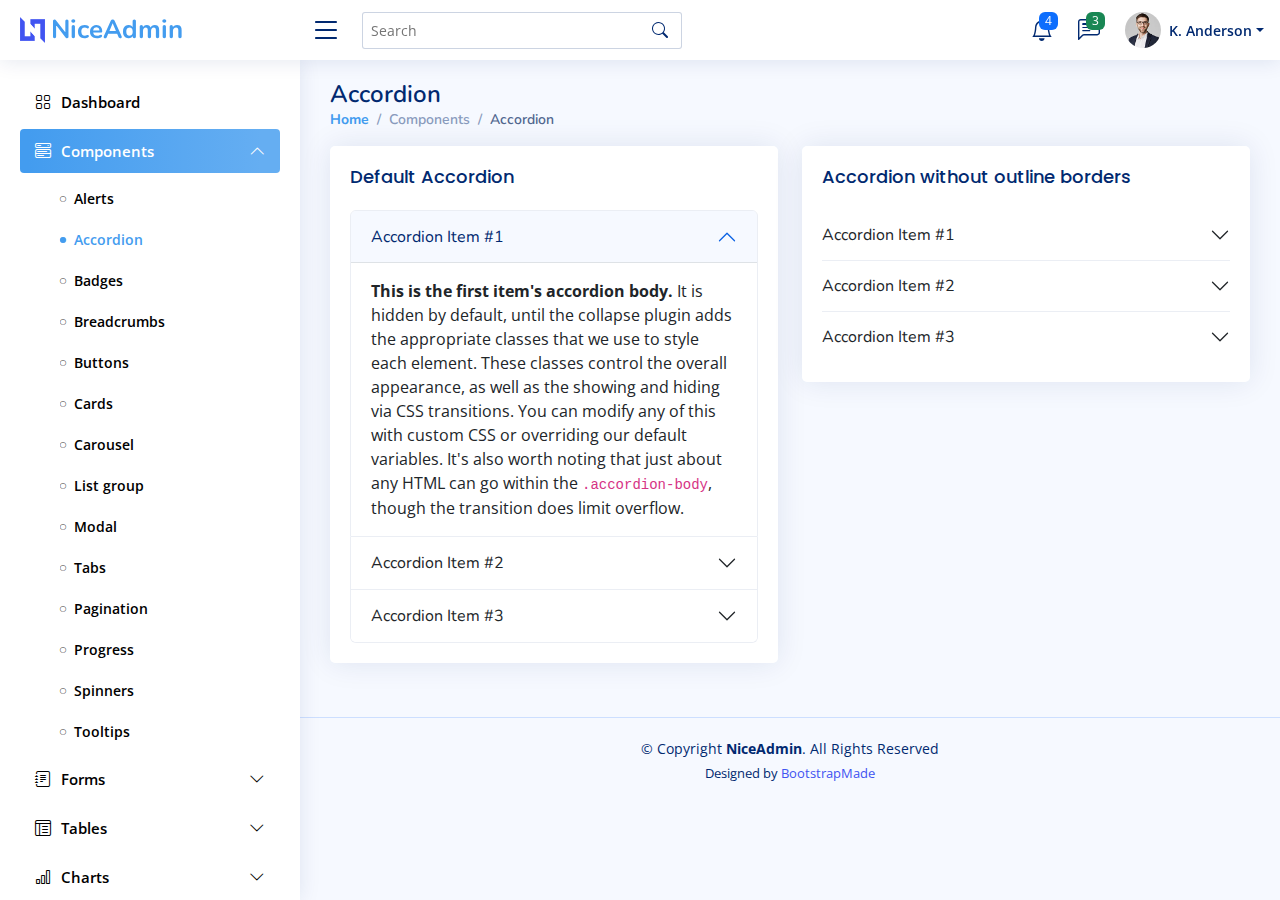
<file: NiceAdmin/components-accordion.html>
<!DOCTYPE html>
<html lang="en">

<head>
  <meta charset="utf-8">
  <meta content="width=device-width, initial-scale=1.0" name="viewport">

  <title>Components / Accordion - NiceAdmin Bootstrap Template</title>
  <meta content="" name="description">
  <meta content="" name="keywords">

  <!-- Favicons -->
  <link href="assets/img/favicon.png" rel="icon">
  <link href="assets/img/apple-touch-icon.png" rel="apple-touch-icon">

  <!-- Google Fonts -->
  <link href="https://fonts.gstatic.com" rel="preconnect">
  <link href="https://fonts.googleapis.com/css?family=Open+Sans:300,300i,400,400i,600,600i,700,700i|Nunito:300,300i,400,400i,600,600i,700,700i|Poppins:300,300i,400,400i,500,500i,600,600i,700,700i" rel="stylesheet">

  <!-- Vendor CSS Files -->
  <link href="assets/vendor/bootstrap/css/bootstrap.min.css" rel="stylesheet">
  <link href="assets/vendor/bootstrap-icons/bootstrap-icons.css" rel="stylesheet">
  <link href="assets/vendor/boxicons/css/boxicons.min.css" rel="stylesheet">
  <link href="assets/vendor/quill/quill.snow.css" rel="stylesheet">
  <link href="assets/vendor/quill/quill.bubble.css" rel="stylesheet">
  <link href="assets/vendor/remixicon/remixicon.css" rel="stylesheet">
  <link href="assets/vendor/simple-datatables/style.css" rel="stylesheet">

  <!-- Template Main CSS File -->
  <link href="assets/css/style.css" rel="stylesheet">

  <!-- =======================================================
  * Template Name: NiceAdmin
  * Updated: Mar 09 2023 with Bootstrap v5.2.3
  * Template URL: https://bootstrapmade.com/nice-admin-bootstrap-admin-html-template/
  * Author: BootstrapMade.com
  * License: https://bootstrapmade.com/license/
  ======================================================== -->
</head>

<body>

  <!-- ======= Header ======= -->
  <header id="header" class="header fixed-top d-flex align-items-center">

    <div class="d-flex align-items-center justify-content-between">
      <a href="index.html" class="logo d-flex align-items-center">
        <img src="assets/img/logo.png" alt="">
        <span class="d-none d-lg-block">NiceAdmin</span>
      </a>
      <i class="bi bi-list toggle-sidebar-btn"></i>
    </div><!-- End Logo -->

    <div class="search-bar">
      <form class="search-form d-flex align-items-center" method="POST" action="#">
        <input type="text" name="query" placeholder="Search" title="Enter search keyword">
        <button type="submit" title="Search"><i class="bi bi-search"></i></button>
      </form>
    </div><!-- End Search Bar -->

    <nav class="header-nav ms-auto">
      <ul class="d-flex align-items-center">

        <li class="nav-item d-block d-lg-none">
          <a class="nav-link nav-icon search-bar-toggle " href="#">
            <i class="bi bi-search"></i>
          </a>
        </li><!-- End Search Icon-->

        <li class="nav-item dropdown">

          <a class="nav-link nav-icon" href="#" data-bs-toggle="dropdown">
            <i class="bi bi-bell"></i>
            <span class="badge bg-primary badge-number">4</span>
          </a><!-- End Notification Icon -->

          <ul class="dropdown-menu dropdown-menu-end dropdown-menu-arrow notifications">
            <li class="dropdown-header">
              You have 4 new notifications
              <a href="#"><span class="badge rounded-pill bg-primary p-2 ms-2">View all</span></a>
            </li>
            <li>
              <hr class="dropdown-divider">
            </li>

            <li class="notification-item">
              <i class="bi bi-exclamation-circle text-warning"></i>
              <div>
                <h4>Lorem Ipsum</h4>
                <p>Quae dolorem earum veritatis oditseno</p>
                <p>30 min. ago</p>
              </div>
            </li>

            <li>
              <hr class="dropdown-divider">
            </li>

            <li class="notification-item">
              <i class="bi bi-x-circle text-danger"></i>
              <div>
                <h4>Atque rerum nesciunt</h4>
                <p>Quae dolorem earum veritatis oditseno</p>
                <p>1 hr. ago</p>
              </div>
            </li>

            <li>
              <hr class="dropdown-divider">
            </li>

            <li class="notification-item">
              <i class="bi bi-check-circle text-success"></i>
              <div>
                <h4>Sit rerum fuga</h4>
                <p>Quae dolorem earum veritatis oditseno</p>
                <p>2 hrs. ago</p>
              </div>
            </li>

            <li>
              <hr class="dropdown-divider">
            </li>

            <li class="notification-item">
              <i class="bi bi-info-circle text-primary"></i>
              <div>
                <h4>Dicta reprehenderit</h4>
                <p>Quae dolorem earum veritatis oditseno</p>
                <p>4 hrs. ago</p>
              </div>
            </li>

            <li>
              <hr class="dropdown-divider">
            </li>
            <li class="dropdown-footer">
              <a href="#">Show all notifications</a>
            </li>

          </ul><!-- End Notification Dropdown Items -->

        </li><!-- End Notification Nav -->

        <li class="nav-item dropdown">

          <a class="nav-link nav-icon" href="#" data-bs-toggle="dropdown">
            <i class="bi bi-chat-left-text"></i>
            <span class="badge bg-success badge-number">3</span>
          </a><!-- End Messages Icon -->

          <ul class="dropdown-menu dropdown-menu-end dropdown-menu-arrow messages">
            <li class="dropdown-header">
              You have 3 new messages
              <a href="#"><span class="badge rounded-pill bg-primary p-2 ms-2">View all</span></a>
            </li>
            <li>
              <hr class="dropdown-divider">
            </li>

            <li class="message-item">
              <a href="#">
                <img src="assets/img/messages-1.jpg" alt="" class="rounded-circle">
                <div>
                  <h4>Maria Hudson</h4>
                  <p>Velit asperiores et ducimus soluta repudiandae labore officia est ut...</p>
                  <p>4 hrs. ago</p>
                </div>
              </a>
            </li>
            <li>
              <hr class="dropdown-divider">
            </li>

            <li class="message-item">
              <a href="#">
                <img src="assets/img/messages-2.jpg" alt="" class="rounded-circle">
                <div>
                  <h4>Anna Nelson</h4>
                  <p>Velit asperiores et ducimus soluta repudiandae labore officia est ut...</p>
                  <p>6 hrs. ago</p>
                </div>
              </a>
            </li>
            <li>
              <hr class="dropdown-divider">
            </li>

            <li class="message-item">
              <a href="#">
                <img src="assets/img/messages-3.jpg" alt="" class="rounded-circle">
                <div>
                  <h4>David Muldon</h4>
                  <p>Velit asperiores et ducimus soluta repudiandae labore officia est ut...</p>
                  <p>8 hrs. ago</p>
                </div>
              </a>
            </li>
            <li>
              <hr class="dropdown-divider">
            </li>

            <li class="dropdown-footer">
              <a href="#">Show all messages</a>
            </li>

          </ul><!-- End Messages Dropdown Items -->

        </li><!-- End Messages Nav -->

        <li class="nav-item dropdown pe-3">

          <a class="nav-link nav-profile d-flex align-items-center pe-0" href="#" data-bs-toggle="dropdown">
            <img src="assets/img/profile-img.jpg" alt="Profile" class="rounded-circle">
            <span class="d-none d-md-block dropdown-toggle ps-2">K. Anderson</span>
          </a><!-- End Profile Iamge Icon -->

          <ul class="dropdown-menu dropdown-menu-end dropdown-menu-arrow profile">
            <li class="dropdown-header">
              <h6>Kevin Anderson</h6>
              <span>Web Designer</span>
            </li>
            <li>
              <hr class="dropdown-divider">
            </li>

            <li>
              <a class="dropdown-item d-flex align-items-center" href="users-profile.html">
                <i class="bi bi-person"></i>
                <span>My Profile</span>
              </a>
            </li>
            <li>
              <hr class="dropdown-divider">
            </li>

            <li>
              <a class="dropdown-item d-flex align-items-center" href="users-profile.html">
                <i class="bi bi-gear"></i>
                <span>Account Settings</span>
              </a>
            </li>
            <li>
              <hr class="dropdown-divider">
            </li>

            <li>
              <a class="dropdown-item d-flex align-items-center" href="pages-faq.html">
                <i class="bi bi-question-circle"></i>
                <span>Need Help?</span>
              </a>
            </li>
            <li>
              <hr class="dropdown-divider">
            </li>

            <li>
              <a class="dropdown-item d-flex align-items-center" href="#">
                <i class="bi bi-box-arrow-right"></i>
                <span>Sign Out</span>
              </a>
            </li>

          </ul><!-- End Profile Dropdown Items -->
        </li><!-- End Profile Nav -->

      </ul>
    </nav><!-- End Icons Navigation -->

  </header><!-- End Header -->

  <!-- ======= Sidebar ======= -->
  <aside id="sidebar" class="sidebar">

    <ul class="sidebar-nav" id="sidebar-nav">

      <li class="nav-item">
        <a class="nav-link collapsed" href="index.html">
          <i class="bi bi-grid"></i>
          <span>Dashboard</span>
        </a>
      </li><!-- End Dashboard Nav -->

      <li class="nav-item">
        <a class="nav-link " data-bs-target="#components-nav" data-bs-toggle="collapse" href="#">
          <i class="bi bi-menu-button-wide"></i><span>Components</span><i class="bi bi-chevron-down ms-auto"></i>
        </a>
        <ul id="components-nav" class="nav-content collapse show" data-bs-parent="#sidebar-nav">
          <li>
            <a href="components-alerts.html">
              <i class="bi bi-circle"></i><span>Alerts</span>
            </a>
          </li>
          <li>
            <a href="components-accordion.html" class="active">
              <i class="bi bi-circle"></i><span>Accordion</span>
            </a>
          </li>
          <li>
            <a href="components-badges.html">
              <i class="bi bi-circle"></i><span>Badges</span>
            </a>
          </li>
          <li>
            <a href="components-breadcrumbs.html">
              <i class="bi bi-circle"></i><span>Breadcrumbs</span>
            </a>
          </li>
          <li>
            <a href="components-buttons.html">
              <i class="bi bi-circle"></i><span>Buttons</span>
            </a>
          </li>
          <li>
            <a href="components-cards.html">
              <i class="bi bi-circle"></i><span>Cards</span>
            </a>
          </li>
          <li>
            <a href="components-carousel.html">
              <i class="bi bi-circle"></i><span>Carousel</span>
            </a>
          </li>
          <li>
            <a href="components-list-group.html">
              <i class="bi bi-circle"></i><span>List group</span>
            </a>
          </li>
          <li>
            <a href="components-modal.html">
              <i class="bi bi-circle"></i><span>Modal</span>
            </a>
          </li>
          <li>
            <a href="components-tabs.html">
              <i class="bi bi-circle"></i><span>Tabs</span>
            </a>
          </li>
          <li>
            <a href="components-pagination.html">
              <i class="bi bi-circle"></i><span>Pagination</span>
            </a>
          </li>
          <li>
            <a href="components-progress.html">
              <i class="bi bi-circle"></i><span>Progress</span>
            </a>
          </li>
          <li>
            <a href="components-spinners.html">
              <i class="bi bi-circle"></i><span>Spinners</span>
            </a>
          </li>
          <li>
            <a href="components-tooltips.html">
              <i class="bi bi-circle"></i><span>Tooltips</span>
            </a>
          </li>
        </ul>
      </li><!-- End Components Nav -->

      <li class="nav-item">
        <a class="nav-link collapsed" data-bs-target="#forms-nav" data-bs-toggle="collapse" href="#">
          <i class="bi bi-journal-text"></i><span>Forms</span><i class="bi bi-chevron-down ms-auto"></i>
        </a>
        <ul id="forms-nav" class="nav-content collapse " data-bs-parent="#sidebar-nav">
          <li>
            <a href="forms-elements.html">
              <i class="bi bi-circle"></i><span>Form Elements</span>
            </a>
          </li>
          <li>
            <a href="forms-layouts.html">
              <i class="bi bi-circle"></i><span>Form Layouts</span>
            </a>
          </li>
          <li>
            <a href="forms-editors.html">
              <i class="bi bi-circle"></i><span>Form Editors</span>
            </a>
          </li>
          <li>
            <a href="forms-validation.html">
              <i class="bi bi-circle"></i><span>Form Validation</span>
            </a>
          </li>
        </ul>
      </li><!-- End Forms Nav -->

      <li class="nav-item">
        <a class="nav-link collapsed" data-bs-target="#tables-nav" data-bs-toggle="collapse" href="#">
          <i class="bi bi-layout-text-window-reverse"></i><span>Tables</span><i class="bi bi-chevron-down ms-auto"></i>
        </a>
        <ul id="tables-nav" class="nav-content collapse " data-bs-parent="#sidebar-nav">
          <li>
            <a href="tables-general.html">
              <i class="bi bi-circle"></i><span>General Tables</span>
            </a>
          </li>
          <li>
            <a href="tables-data.html">
              <i class="bi bi-circle"></i><span>Data Tables</span>
            </a>
          </li>
        </ul>
      </li><!-- End Tables Nav -->

      <li class="nav-item">
        <a class="nav-link collapsed" data-bs-target="#charts-nav" data-bs-toggle="collapse" href="#">
          <i class="bi bi-bar-chart"></i><span>Charts</span><i class="bi bi-chevron-down ms-auto"></i>
        </a>
        <ul id="charts-nav" class="nav-content collapse " data-bs-parent="#sidebar-nav">
          <li>
            <a href="charts-chartjs.html">
              <i class="bi bi-circle"></i><span>Chart.js</span>
            </a>
          </li>
          <li>
            <a href="charts-apexcharts.html">
              <i class="bi bi-circle"></i><span>ApexCharts</span>
            </a>
          </li>
          <li>
            <a href="charts-echarts.html">
              <i class="bi bi-circle"></i><span>ECharts</span>
            </a>
          </li>
        </ul>
      </li><!-- End Charts Nav -->

      <li class="nav-item">
        <a class="nav-link collapsed" data-bs-target="#icons-nav" data-bs-toggle="collapse" href="#">
          <i class="bi bi-gem"></i><span>Icons</span><i class="bi bi-chevron-down ms-auto"></i>
        </a>
        <ul id="icons-nav" class="nav-content collapse " data-bs-parent="#sidebar-nav">
          <li>
            <a href="icons-bootstrap.html">
              <i class="bi bi-circle"></i><span>Bootstrap Icons</span>
            </a>
          </li>
          <li>
            <a href="icons-remix.html">
              <i class="bi bi-circle"></i><span>Remix Icons</span>
            </a>
          </li>
          <li>
            <a href="icons-boxicons.html">
              <i class="bi bi-circle"></i><span>Boxicons</span>
            </a>
          </li>
        </ul>
      </li><!-- End Icons Nav -->

      <li class="nav-heading">Pages</li>

      <li class="nav-item">
        <a class="nav-link collapsed" href="users-profile.html">
          <i class="bi bi-person"></i>
          <span>Profile</span>
        </a>
      </li><!-- End Profile Page Nav -->

      <li class="nav-item">
        <a class="nav-link collapsed" href="pages-faq.html">
          <i class="bi bi-question-circle"></i>
          <span>F.A.Q</span>
        </a>
      </li><!-- End F.A.Q Page Nav -->

      <li class="nav-item">
        <a class="nav-link collapsed" href="pages-contact.html">
          <i class="bi bi-envelope"></i>
          <span>Contact</span>
        </a>
      </li><!-- End Contact Page Nav -->

      <li class="nav-item">
        <a class="nav-link collapsed" href="pages-register.html">
          <i class="bi bi-card-list"></i>
          <span>Register</span>
        </a>
      </li><!-- End Register Page Nav -->

      <li class="nav-item">
        <a class="nav-link collapsed" href="pages-login.html">
          <i class="bi bi-box-arrow-in-right"></i>
          <span>Login</span>
        </a>
      </li><!-- End Login Page Nav -->

      <li class="nav-item">
        <a class="nav-link collapsed" href="pages-error-404.html">
          <i class="bi bi-dash-circle"></i>
          <span>Error 404</span>
        </a>
      </li><!-- End Error 404 Page Nav -->

      <li class="nav-item">
        <a class="nav-link collapsed" href="pages-blank.html">
          <i class="bi bi-file-earmark"></i>
          <span>Blank</span>
        </a>
      </li><!-- End Blank Page Nav -->

    </ul>

  </aside><!-- End Sidebar-->

  <main id="main" class="main">

    <div class="pagetitle">
      <h1>Accordion</h1>
      <nav>
        <ol class="breadcrumb">
          <li class="breadcrumb-item"><a href="index.html">Home</a></li>
          <li class="breadcrumb-item">Components</li>
          <li class="breadcrumb-item active">Accordion</li>
        </ol>
      </nav>
    </div><!-- End Page Title -->

    <section class="section">
      <div class="row">
        <div class="col-lg-6">

          <div class="card">
            <div class="card-body">
              <h5 class="card-title">Default Accordion</h5>

              <!-- Default Accordion -->
              <div class="accordion" id="accordionExample">
                <div class="accordion-item">
                  <h2 class="accordion-header" id="headingOne">
                    <button class="accordion-button" type="button" data-bs-toggle="collapse" data-bs-target="#collapseOne" aria-expanded="true" aria-controls="collapseOne">
                      Accordion Item #1
                    </button>
                  </h2>
                  <div id="collapseOne" class="accordion-collapse collapse show" aria-labelledby="headingOne" data-bs-parent="#accordionExample">
                    <div class="accordion-body">
                      <strong>This is the first item's accordion body.</strong> It is hidden by default, until the collapse plugin adds the appropriate classes that we use to style each element. These classes control the overall appearance, as well as the showing and hiding via CSS transitions. You can modify any of this with custom CSS or overriding our default variables. It's also worth noting that just about any HTML can go within the <code>.accordion-body</code>, though the transition does limit overflow.
                    </div>
                  </div>
                </div>
                <div class="accordion-item">
                  <h2 class="accordion-header" id="headingTwo">
                    <button class="accordion-button collapsed" type="button" data-bs-toggle="collapse" data-bs-target="#collapseTwo" aria-expanded="false" aria-controls="collapseTwo">
                      Accordion Item #2
                    </button>
                  </h2>
                  <div id="collapseTwo" class="accordion-collapse collapse" aria-labelledby="headingTwo" data-bs-parent="#accordionExample">
                    <div class="accordion-body">
                      <strong>This is the second item's accordion body.</strong> It is hidden by default, until the collapse plugin adds the appropriate classes that we use to style each element. These classes control the overall appearance, as well as the showing and hiding via CSS transitions. You can modify any of this with custom CSS or overriding our default variables. It's also worth noting that just about any HTML can go within the <code>.accordion-body</code>, though the transition does limit overflow.
                    </div>
                  </div>
                </div>
                <div class="accordion-item">
                  <h2 class="accordion-header" id="headingThree">
                    <button class="accordion-button collapsed" type="button" data-bs-toggle="collapse" data-bs-target="#collapseThree" aria-expanded="false" aria-controls="collapseThree">
                      Accordion Item #3
                    </button>
                  </h2>
                  <div id="collapseThree" class="accordion-collapse collapse" aria-labelledby="headingThree" data-bs-parent="#accordionExample">
                    <div class="accordion-body">
                      <strong>This is the third item's accordion body.</strong> It is hidden by default, until the collapse plugin adds the appropriate classes that we use to style each element. These classes control the overall appearance, as well as the showing and hiding via CSS transitions. You can modify any of this with custom CSS or overriding our default variables. It's also worth noting that just about any HTML can go within the <code>.accordion-body</code>, though the transition does limit overflow.
                    </div>
                  </div>
                </div>
              </div><!-- End Default Accordion Example -->

            </div>
          </div>

        </div>

        <div class="col-lg-6">

          <div class="card">
            <div class="card-body">
              <h5 class="card-title">Accordion without outline borders</h5>

              <!-- Accordion without outline borders -->
              <div class="accordion accordion-flush" id="accordionFlushExample">
                <div class="accordion-item">
                  <h2 class="accordion-header" id="flush-headingOne">
                    <button class="accordion-button collapsed" type="button" data-bs-toggle="collapse" data-bs-target="#flush-collapseOne" aria-expanded="false" aria-controls="flush-collapseOne">
                      Accordion Item #1
                    </button>
                  </h2>
                  <div id="flush-collapseOne" class="accordion-collapse collapse" aria-labelledby="flush-headingOne" data-bs-parent="#accordionFlushExample">
                    <div class="accordion-body">Placeholder content for this accordion, which is intended to demonstrate the <code>.accordion-flush</code> class. This is the first item's accordion body.</div>
                  </div>
                </div>
                <div class="accordion-item">
                  <h2 class="accordion-header" id="flush-headingTwo">
                    <button class="accordion-button collapsed" type="button" data-bs-toggle="collapse" data-bs-target="#flush-collapseTwo" aria-expanded="false" aria-controls="flush-collapseTwo">
                      Accordion Item #2
                    </button>
                  </h2>
                  <div id="flush-collapseTwo" class="accordion-collapse collapse" aria-labelledby="flush-headingTwo" data-bs-parent="#accordionFlushExample">
                    <div class="accordion-body">Placeholder content for this accordion, which is intended to demonstrate the <code>.accordion-flush</code> class. This is the second item's accordion body. Let's imagine this being filled with some actual content.</div>
                  </div>
                </div>
                <div class="accordion-item">
                  <h2 class="accordion-header" id="flush-headingThree">
                    <button class="accordion-button collapsed" type="button" data-bs-toggle="collapse" data-bs-target="#flush-collapseThree" aria-expanded="false" aria-controls="flush-collapseThree">
                      Accordion Item #3
                    </button>
                  </h2>
                  <div id="flush-collapseThree" class="accordion-collapse collapse" aria-labelledby="flush-headingThree" data-bs-parent="#accordionFlushExample">
                    <div class="accordion-body">Placeholder content for this accordion, which is intended to demonstrate the <code>.accordion-flush</code> class. This is the third item's accordion body. Nothing more exciting happening here in terms of content, but just filling up the space to make it look, at least at first glance, a bit more representative of how this would look in a real-world application.</div>
                  </div>
                </div>
              </div><!-- End Accordion without outline borders -->

            </div>
          </div>

        </div>
      </div>
    </section>

  </main><!-- End #main -->

  <!-- ======= Footer ======= -->
  <footer id="footer" class="footer">
    <div class="copyright">
      &copy; Copyright <strong><span>NiceAdmin</span></strong>. All Rights Reserved
    </div>
    <div class="credits">
      <!-- All the links in the footer should remain intact. -->
      <!-- You can delete the links only if you purchased the pro version. -->
      <!-- Licensing information: https://bootstrapmade.com/license/ -->
      <!-- Purchase the pro version with working PHP/AJAX contact form: https://bootstrapmade.com/nice-admin-bootstrap-admin-html-template/ -->
      Designed by <a href="https://bootstrapmade.com/">BootstrapMade</a>
    </div>
  </footer><!-- End Footer -->

  <a href="#" class="back-to-top d-flex align-items-center justify-content-center"><i class="bi bi-arrow-up-short"></i></a>

  <!-- Vendor JS Files -->
  <script src="assets/vendor/apexcharts/apexcharts.min.js"></script>
  <script src="assets/vendor/bootstrap/js/bootstrap.bundle.min.js"></script>
  <script src="assets/vendor/chart.js/chart.umd.js"></script>
  <script src="assets/vendor/echarts/echarts.min.js"></script>
  <script src="assets/vendor/quill/quill.min.js"></script>
  <script src="assets/vendor/simple-datatables/simple-datatables.js"></script>
  <script src="assets/vendor/tinymce/tinymce.min.js"></script>
  <script src="assets/vendor/php-email-form/validate.js"></script>

  <!-- Template Main JS File -->
  <script src="assets/js/main.js"></script>

</body>

</html>
</file>
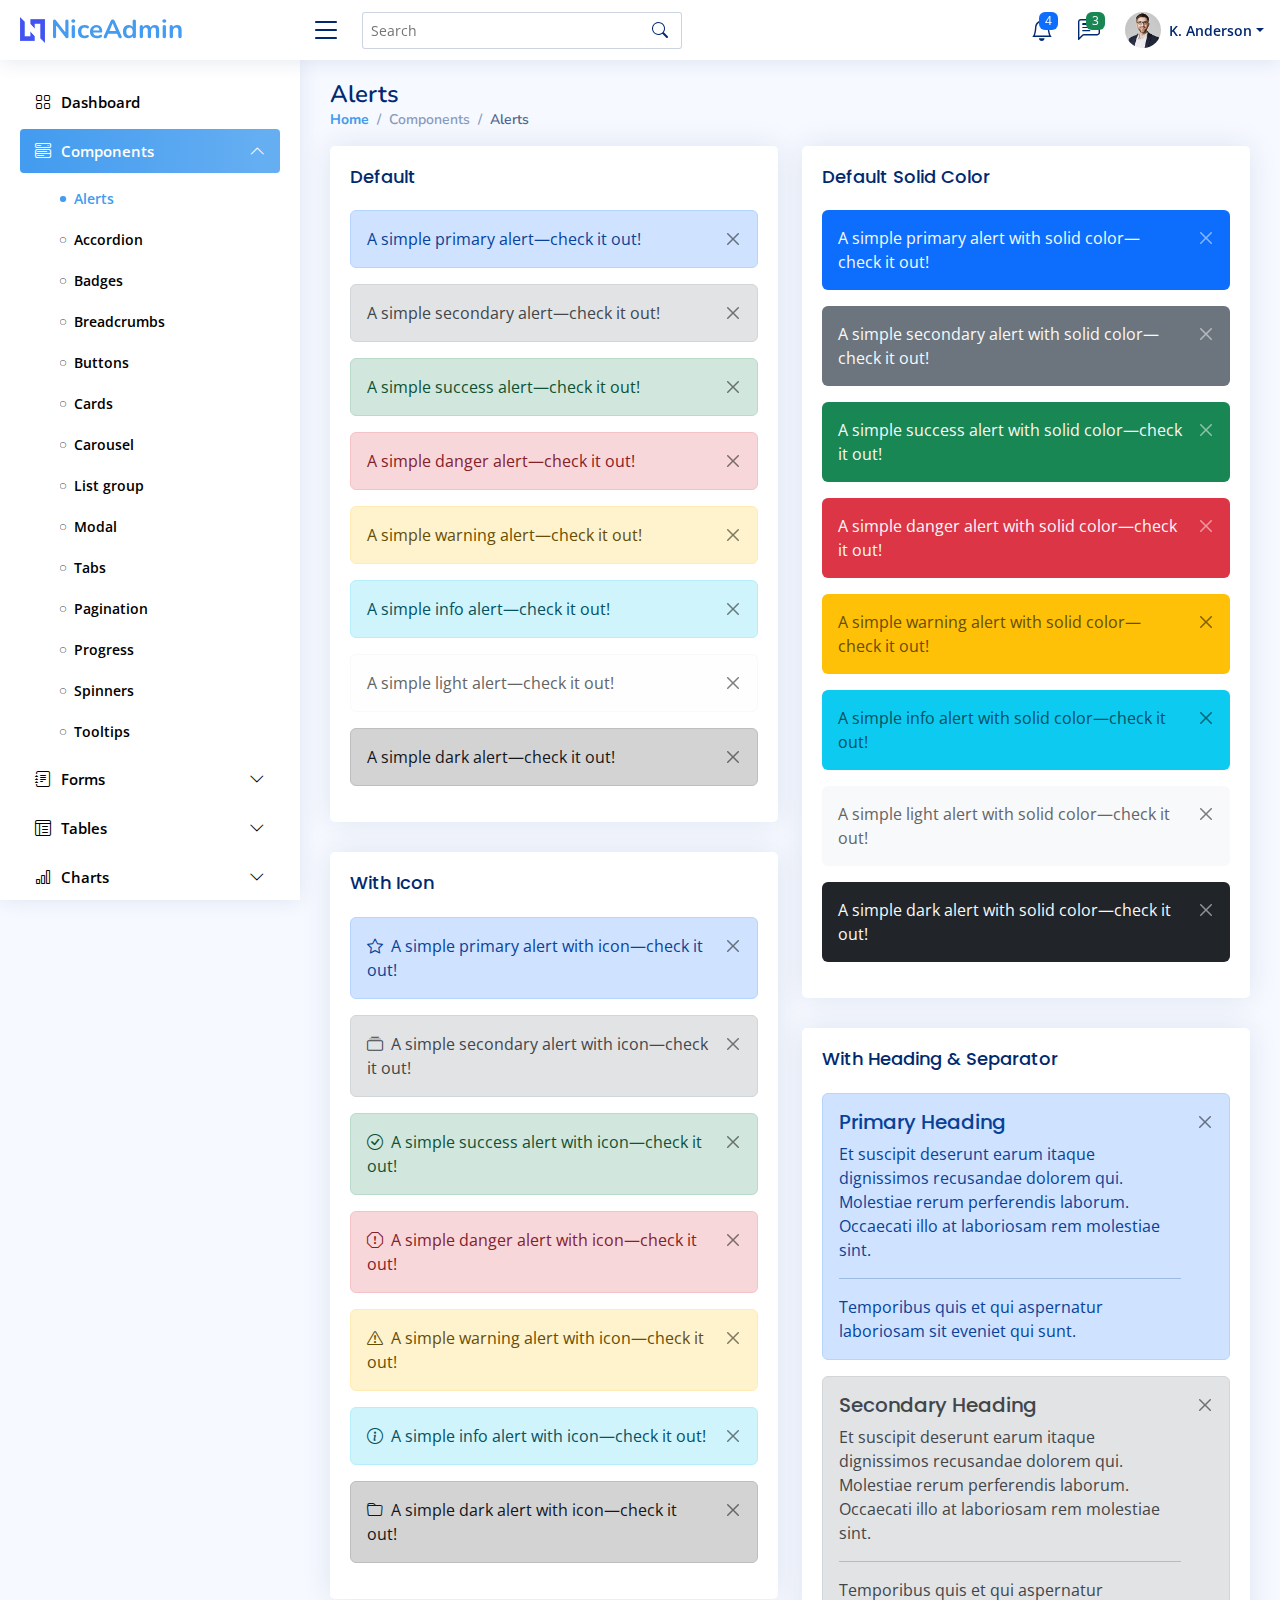
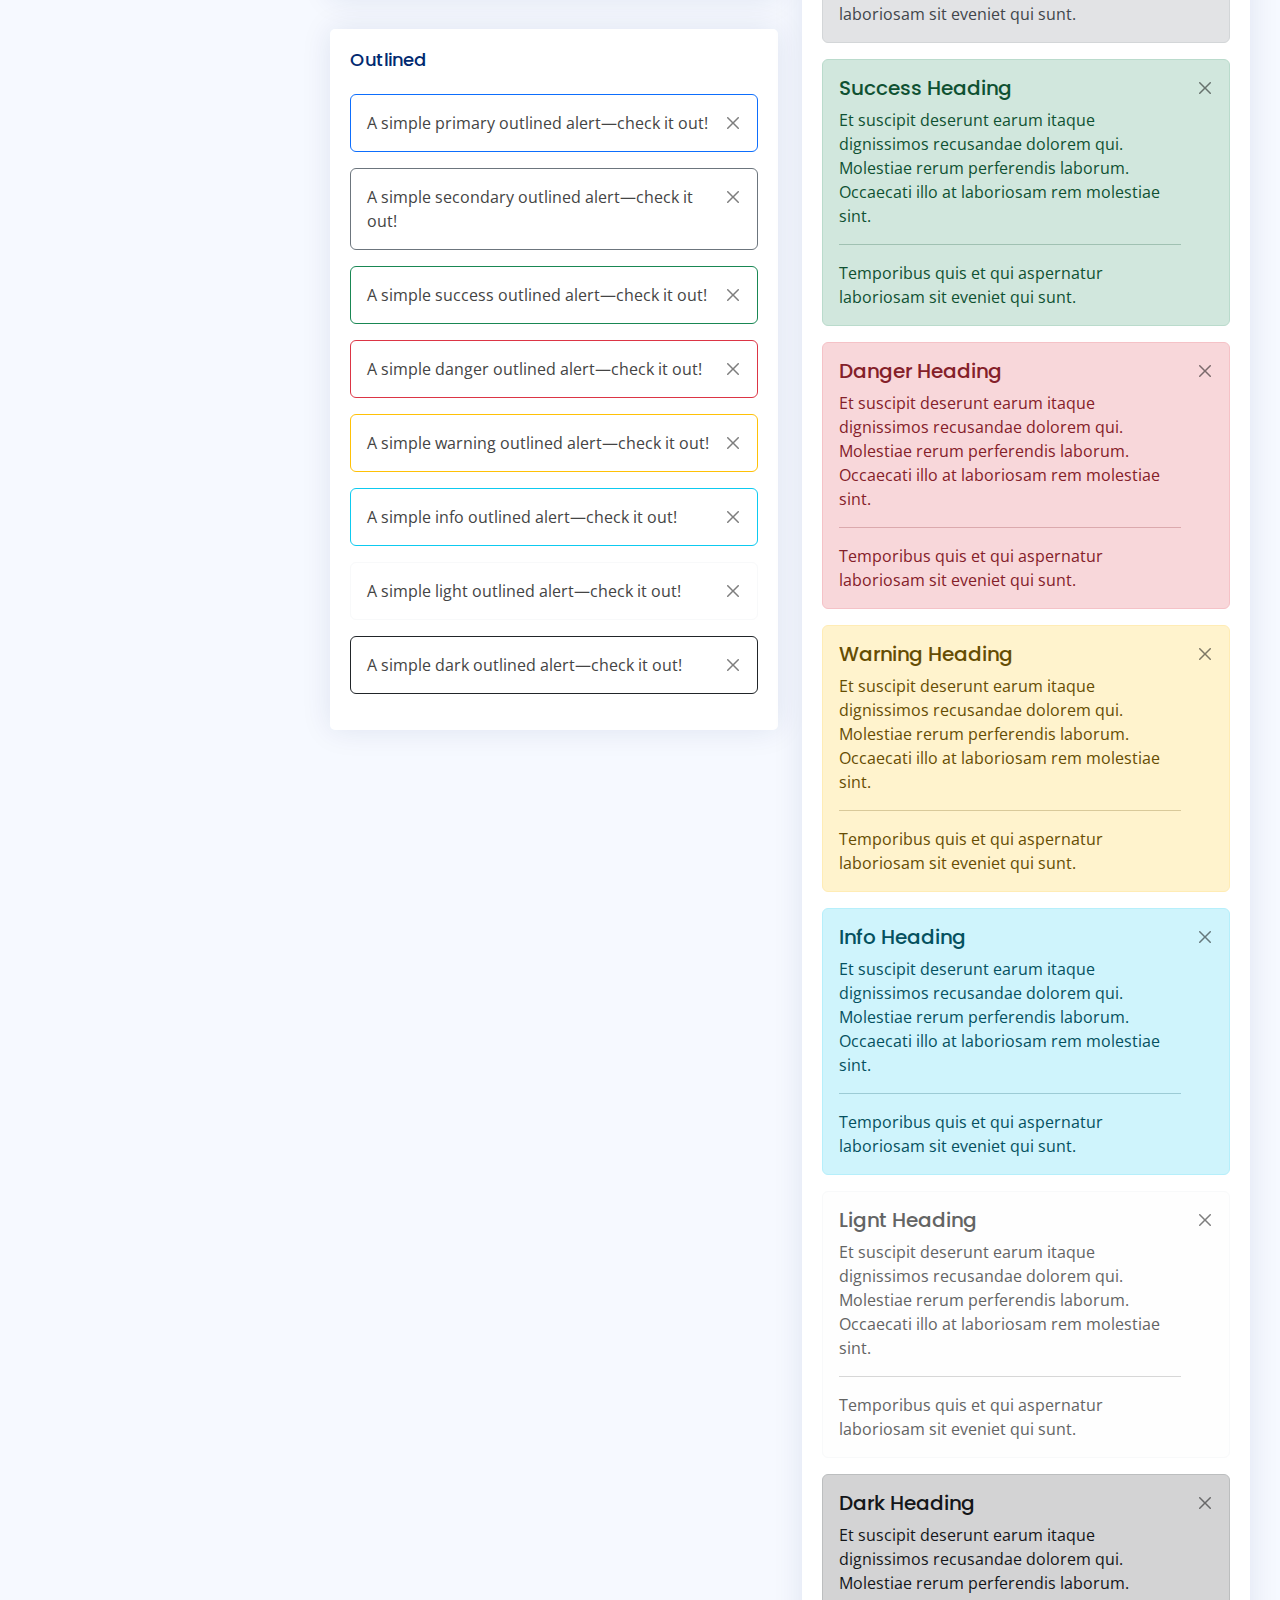
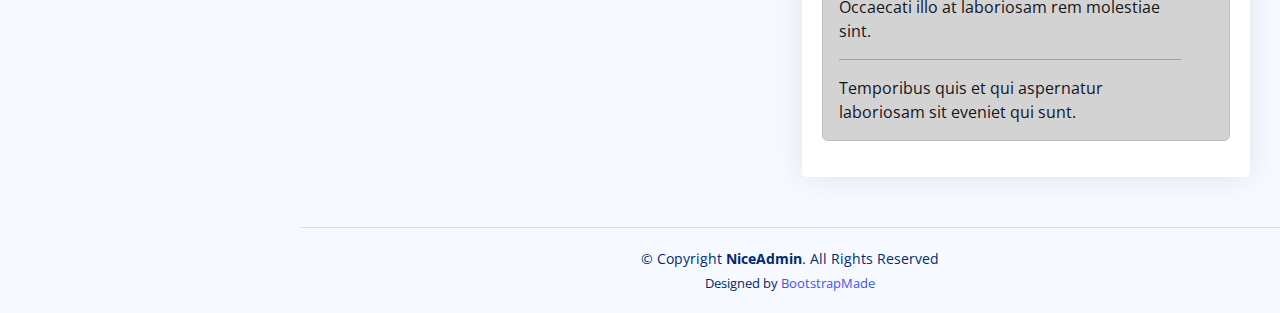
<file: NiceAdmin/components-alerts.html>
<!DOCTYPE html>
<html lang="en">

<head>
  <meta charset="utf-8">
  <meta content="width=device-width, initial-scale=1.0" name="viewport">

  <title>Components / Alerts - NiceAdmin Bootstrap Template</title>
  <meta content="" name="description">
  <meta content="" name="keywords">

  <!-- Favicons -->
  <link href="assets/img/favicon.png" rel="icon">
  <link href="assets/img/apple-touch-icon.png" rel="apple-touch-icon">

  <!-- Google Fonts -->
  <link href="https://fonts.gstatic.com" rel="preconnect">
  <link href="https://fonts.googleapis.com/css?family=Open+Sans:300,300i,400,400i,600,600i,700,700i|Nunito:300,300i,400,400i,600,600i,700,700i|Poppins:300,300i,400,400i,500,500i,600,600i,700,700i" rel="stylesheet">

  <!-- Vendor CSS Files -->
  <link href="assets/vendor/bootstrap/css/bootstrap.min.css" rel="stylesheet">
  <link href="assets/vendor/bootstrap-icons/bootstrap-icons.css" rel="stylesheet">
  <link href="assets/vendor/boxicons/css/boxicons.min.css" rel="stylesheet">
  <link href="assets/vendor/quill/quill.snow.css" rel="stylesheet">
  <link href="assets/vendor/quill/quill.bubble.css" rel="stylesheet">
  <link href="assets/vendor/remixicon/remixicon.css" rel="stylesheet">
  <link href="assets/vendor/simple-datatables/style.css" rel="stylesheet">

  <!-- Template Main CSS File -->
  <link href="assets/css/style.css" rel="stylesheet">

  <!-- =======================================================
  * Template Name: NiceAdmin
  * Updated: Mar 09 2023 with Bootstrap v5.2.3
  * Template URL: https://bootstrapmade.com/nice-admin-bootstrap-admin-html-template/
  * Author: BootstrapMade.com
  * License: https://bootstrapmade.com/license/
  ======================================================== -->
</head>

<body>

  <!-- ======= Header ======= -->
  <header id="header" class="header fixed-top d-flex align-items-center">

    <div class="d-flex align-items-center justify-content-between">
      <a href="index.html" class="logo d-flex align-items-center">
        <img src="assets/img/logo.png" alt="">
        <span class="d-none d-lg-block">NiceAdmin</span>
      </a>
      <i class="bi bi-list toggle-sidebar-btn"></i>
    </div><!-- End Logo -->

    <div class="search-bar">
      <form class="search-form d-flex align-items-center" method="POST" action="#">
        <input type="text" name="query" placeholder="Search" title="Enter search keyword">
        <button type="submit" title="Search"><i class="bi bi-search"></i></button>
      </form>
    </div><!-- End Search Bar -->

    <nav class="header-nav ms-auto">
      <ul class="d-flex align-items-center">

        <li class="nav-item d-block d-lg-none">
          <a class="nav-link nav-icon search-bar-toggle " href="#">
            <i class="bi bi-search"></i>
          </a>
        </li><!-- End Search Icon-->

        <li class="nav-item dropdown">

          <a class="nav-link nav-icon" href="#" data-bs-toggle="dropdown">
            <i class="bi bi-bell"></i>
            <span class="badge bg-primary badge-number">4</span>
          </a><!-- End Notification Icon -->

          <ul class="dropdown-menu dropdown-menu-end dropdown-menu-arrow notifications">
            <li class="dropdown-header">
              You have 4 new notifications
              <a href="#"><span class="badge rounded-pill bg-primary p-2 ms-2">View all</span></a>
            </li>
            <li>
              <hr class="dropdown-divider">
            </li>

            <li class="notification-item">
              <i class="bi bi-exclamation-circle text-warning"></i>
              <div>
                <h4>Lorem Ipsum</h4>
                <p>Quae dolorem earum veritatis oditseno</p>
                <p>30 min. ago</p>
              </div>
            </li>

            <li>
              <hr class="dropdown-divider">
            </li>

            <li class="notification-item">
              <i class="bi bi-x-circle text-danger"></i>
              <div>
                <h4>Atque rerum nesciunt</h4>
                <p>Quae dolorem earum veritatis oditseno</p>
                <p>1 hr. ago</p>
              </div>
            </li>

            <li>
              <hr class="dropdown-divider">
            </li>

            <li class="notification-item">
              <i class="bi bi-check-circle text-success"></i>
              <div>
                <h4>Sit rerum fuga</h4>
                <p>Quae dolorem earum veritatis oditseno</p>
                <p>2 hrs. ago</p>
              </div>
            </li>

            <li>
              <hr class="dropdown-divider">
            </li>

            <li class="notification-item">
              <i class="bi bi-info-circle text-primary"></i>
              <div>
                <h4>Dicta reprehenderit</h4>
                <p>Quae dolorem earum veritatis oditseno</p>
                <p>4 hrs. ago</p>
              </div>
            </li>

            <li>
              <hr class="dropdown-divider">
            </li>
            <li class="dropdown-footer">
              <a href="#">Show all notifications</a>
            </li>

          </ul><!-- End Notification Dropdown Items -->

        </li><!-- End Notification Nav -->

        <li class="nav-item dropdown">

          <a class="nav-link nav-icon" href="#" data-bs-toggle="dropdown">
            <i class="bi bi-chat-left-text"></i>
            <span class="badge bg-success badge-number">3</span>
          </a><!-- End Messages Icon -->

          <ul class="dropdown-menu dropdown-menu-end dropdown-menu-arrow messages">
            <li class="dropdown-header">
              You have 3 new messages
              <a href="#"><span class="badge rounded-pill bg-primary p-2 ms-2">View all</span></a>
            </li>
            <li>
              <hr class="dropdown-divider">
            </li>

            <li class="message-item">
              <a href="#">
                <img src="assets/img/messages-1.jpg" alt="" class="rounded-circle">
                <div>
                  <h4>Maria Hudson</h4>
                  <p>Velit asperiores et ducimus soluta repudiandae labore officia est ut...</p>
                  <p>4 hrs. ago</p>
                </div>
              </a>
            </li>
            <li>
              <hr class="dropdown-divider">
            </li>

            <li class="message-item">
              <a href="#">
                <img src="assets/img/messages-2.jpg" alt="" class="rounded-circle">
                <div>
                  <h4>Anna Nelson</h4>
                  <p>Velit asperiores et ducimus soluta repudiandae labore officia est ut...</p>
                  <p>6 hrs. ago</p>
                </div>
              </a>
            </li>
            <li>
              <hr class="dropdown-divider">
            </li>

            <li class="message-item">
              <a href="#">
                <img src="assets/img/messages-3.jpg" alt="" class="rounded-circle">
                <div>
                  <h4>David Muldon</h4>
                  <p>Velit asperiores et ducimus soluta repudiandae labore officia est ut...</p>
                  <p>8 hrs. ago</p>
                </div>
              </a>
            </li>
            <li>
              <hr class="dropdown-divider">
            </li>

            <li class="dropdown-footer">
              <a href="#">Show all messages</a>
            </li>

          </ul><!-- End Messages Dropdown Items -->

        </li><!-- End Messages Nav -->

        <li class="nav-item dropdown pe-3">

          <a class="nav-link nav-profile d-flex align-items-center pe-0" href="#" data-bs-toggle="dropdown">
            <img src="assets/img/profile-img.jpg" alt="Profile" class="rounded-circle">
            <span class="d-none d-md-block dropdown-toggle ps-2">K. Anderson</span>
          </a><!-- End Profile Iamge Icon -->

          <ul class="dropdown-menu dropdown-menu-end dropdown-menu-arrow profile">
            <li class="dropdown-header">
              <h6>Kevin Anderson</h6>
              <span>Web Designer</span>
            </li>
            <li>
              <hr class="dropdown-divider">
            </li>

            <li>
              <a class="dropdown-item d-flex align-items-center" href="users-profile.html">
                <i class="bi bi-person"></i>
                <span>My Profile</span>
              </a>
            </li>
            <li>
              <hr class="dropdown-divider">
            </li>

            <li>
              <a class="dropdown-item d-flex align-items-center" href="users-profile.html">
                <i class="bi bi-gear"></i>
                <span>Account Settings</span>
              </a>
            </li>
            <li>
              <hr class="dropdown-divider">
            </li>

            <li>
              <a class="dropdown-item d-flex align-items-center" href="pages-faq.html">
                <i class="bi bi-question-circle"></i>
                <span>Need Help?</span>
              </a>
            </li>
            <li>
              <hr class="dropdown-divider">
            </li>

            <li>
              <a class="dropdown-item d-flex align-items-center" href="#">
                <i class="bi bi-box-arrow-right"></i>
                <span>Sign Out</span>
              </a>
            </li>

          </ul><!-- End Profile Dropdown Items -->
        </li><!-- End Profile Nav -->

      </ul>
    </nav><!-- End Icons Navigation -->

  </header><!-- End Header -->

  <!-- ======= Sidebar ======= -->
  <aside id="sidebar" class="sidebar">

    <ul class="sidebar-nav" id="sidebar-nav">

      <li class="nav-item">
        <a class="nav-link collapsed" href="index.html">
          <i class="bi bi-grid"></i>
          <span>Dashboard</span>
        </a>
      </li><!-- End Dashboard Nav -->

      <li class="nav-item">
        <a class="nav-link " data-bs-target="#components-nav" data-bs-toggle="collapse" href="#">
          <i class="bi bi-menu-button-wide"></i><span>Components</span><i class="bi bi-chevron-down ms-auto"></i>
        </a>
        <ul id="components-nav" class="nav-content collapse show" data-bs-parent="#sidebar-nav">
          <li>
            <a href="components-alerts.html" class="active">
              <i class="bi bi-circle"></i><span>Alerts</span>
            </a>
          </li>
          <li>
            <a href="components-accordion.html">
              <i class="bi bi-circle"></i><span>Accordion</span>
            </a>
          </li>
          <li>
            <a href="components-badges.html">
              <i class="bi bi-circle"></i><span>Badges</span>
            </a>
          </li>
          <li>
            <a href="components-breadcrumbs.html">
              <i class="bi bi-circle"></i><span>Breadcrumbs</span>
            </a>
          </li>
          <li>
            <a href="components-buttons.html">
              <i class="bi bi-circle"></i><span>Buttons</span>
            </a>
          </li>
          <li>
            <a href="components-cards.html">
              <i class="bi bi-circle"></i><span>Cards</span>
            </a>
          </li>
          <li>
            <a href="components-carousel.html">
              <i class="bi bi-circle"></i><span>Carousel</span>
            </a>
          </li>
          <li>
            <a href="components-list-group.html">
              <i class="bi bi-circle"></i><span>List group</span>
            </a>
          </li>
          <li>
            <a href="components-modal.html">
              <i class="bi bi-circle"></i><span>Modal</span>
            </a>
          </li>
          <li>
            <a href="components-tabs.html">
              <i class="bi bi-circle"></i><span>Tabs</span>
            </a>
          </li>
          <li>
            <a href="components-pagination.html">
              <i class="bi bi-circle"></i><span>Pagination</span>
            </a>
          </li>
          <li>
            <a href="components-progress.html">
              <i class="bi bi-circle"></i><span>Progress</span>
            </a>
          </li>
          <li>
            <a href="components-spinners.html">
              <i class="bi bi-circle"></i><span>Spinners</span>
            </a>
          </li>
          <li>
            <a href="components-tooltips.html">
              <i class="bi bi-circle"></i><span>Tooltips</span>
            </a>
          </li>
        </ul>
      </li><!-- End Components Nav -->

      <li class="nav-item">
        <a class="nav-link collapsed" data-bs-target="#forms-nav" data-bs-toggle="collapse" href="#">
          <i class="bi bi-journal-text"></i><span>Forms</span><i class="bi bi-chevron-down ms-auto"></i>
        </a>
        <ul id="forms-nav" class="nav-content collapse " data-bs-parent="#sidebar-nav">
          <li>
            <a href="forms-elements.html">
              <i class="bi bi-circle"></i><span>Form Elements</span>
            </a>
          </li>
          <li>
            <a href="forms-layouts.html">
              <i class="bi bi-circle"></i><span>Form Layouts</span>
            </a>
          </li>
          <li>
            <a href="forms-editors.html">
              <i class="bi bi-circle"></i><span>Form Editors</span>
            </a>
          </li>
          <li>
            <a href="forms-validation.html">
              <i class="bi bi-circle"></i><span>Form Validation</span>
            </a>
          </li>
        </ul>
      </li><!-- End Forms Nav -->

      <li class="nav-item">
        <a class="nav-link collapsed" data-bs-target="#tables-nav" data-bs-toggle="collapse" href="#">
          <i class="bi bi-layout-text-window-reverse"></i><span>Tables</span><i class="bi bi-chevron-down ms-auto"></i>
        </a>
        <ul id="tables-nav" class="nav-content collapse " data-bs-parent="#sidebar-nav">
          <li>
            <a href="tables-general.html">
              <i class="bi bi-circle"></i><span>General Tables</span>
            </a>
          </li>
          <li>
            <a href="tables-data.html">
              <i class="bi bi-circle"></i><span>Data Tables</span>
            </a>
          </li>
        </ul>
      </li><!-- End Tables Nav -->

      <li class="nav-item">
        <a class="nav-link collapsed" data-bs-target="#charts-nav" data-bs-toggle="collapse" href="#">
          <i class="bi bi-bar-chart"></i><span>Charts</span><i class="bi bi-chevron-down ms-auto"></i>
        </a>
        <ul id="charts-nav" class="nav-content collapse " data-bs-parent="#sidebar-nav">
          <li>
            <a href="charts-chartjs.html">
              <i class="bi bi-circle"></i><span>Chart.js</span>
            </a>
          </li>
          <li>
            <a href="charts-apexcharts.html">
              <i class="bi bi-circle"></i><span>ApexCharts</span>
            </a>
          </li>
          <li>
            <a href="charts-echarts.html">
              <i class="bi bi-circle"></i><span>ECharts</span>
            </a>
          </li>
        </ul>
      </li><!-- End Charts Nav -->

      <li class="nav-item">
        <a class="nav-link collapsed" data-bs-target="#icons-nav" data-bs-toggle="collapse" href="#">
          <i class="bi bi-gem"></i><span>Icons</span><i class="bi bi-chevron-down ms-auto"></i>
        </a>
        <ul id="icons-nav" class="nav-content collapse " data-bs-parent="#sidebar-nav">
          <li>
            <a href="icons-bootstrap.html">
              <i class="bi bi-circle"></i><span>Bootstrap Icons</span>
            </a>
          </li>
          <li>
            <a href="icons-remix.html">
              <i class="bi bi-circle"></i><span>Remix Icons</span>
            </a>
          </li>
          <li>
            <a href="icons-boxicons.html">
              <i class="bi bi-circle"></i><span>Boxicons</span>
            </a>
          </li>
        </ul>
      </li><!-- End Icons Nav -->

      <li class="nav-heading">Pages</li>

      <li class="nav-item">
        <a class="nav-link collapsed" href="users-profile.html">
          <i class="bi bi-person"></i>
          <span>Profile</span>
        </a>
      </li><!-- End Profile Page Nav -->

      <li class="nav-item">
        <a class="nav-link collapsed" href="pages-faq.html">
          <i class="bi bi-question-circle"></i>
          <span>F.A.Q</span>
        </a>
      </li><!-- End F.A.Q Page Nav -->

      <li class="nav-item">
        <a class="nav-link collapsed" href="pages-contact.html">
          <i class="bi bi-envelope"></i>
          <span>Contact</span>
        </a>
      </li><!-- End Contact Page Nav -->

      <li class="nav-item">
        <a class="nav-link collapsed" href="pages-register.html">
          <i class="bi bi-card-list"></i>
          <span>Register</span>
        </a>
      </li><!-- End Register Page Nav -->

      <li class="nav-item">
        <a class="nav-link collapsed" href="pages-login.html">
          <i class="bi bi-box-arrow-in-right"></i>
          <span>Login</span>
        </a>
      </li><!-- End Login Page Nav -->

      <li class="nav-item">
        <a class="nav-link collapsed" href="pages-error-404.html">
          <i class="bi bi-dash-circle"></i>
          <span>Error 404</span>
        </a>
      </li><!-- End Error 404 Page Nav -->

      <li class="nav-item">
        <a class="nav-link collapsed" href="pages-blank.html">
          <i class="bi bi-file-earmark"></i>
          <span>Blank</span>
        </a>
      </li><!-- End Blank Page Nav -->

    </ul>

  </aside><!-- End Sidebar-->

  <main id="main" class="main">

    <div class="pagetitle">
      <h1>Alerts</h1>
      <nav>
        <ol class="breadcrumb">
          <li class="breadcrumb-item"><a href="index.html">Home</a></li>
          <li class="breadcrumb-item">Components</li>
          <li class="breadcrumb-item active">Alerts</li>
        </ol>
      </nav>
    </div><!-- End Page Title -->

    <section class="section">
      <div class="row">
        <div class="col-lg-6">

          <div class="card">
            <div class="card-body">

              <h5 class="card-title">Default</h5>

              <div class="alert alert-primary alert-dismissible fade show" role="alert">
                A simple primary alert—check it out!
                <button type="button" class="btn-close" data-bs-dismiss="alert" aria-label="Close"></button>
              </div>

              <div class="alert alert-secondary alert-dismissible fade show" role="alert">
                A simple secondary alert—check it out!
                <button type="button" class="btn-close" data-bs-dismiss="alert" aria-label="Close"></button>
              </div>

              <div class="alert alert-success alert-dismissible fade show" role="alert">
                A simple success alert—check it out!
                <button type="button" class="btn-close" data-bs-dismiss="alert" aria-label="Close"></button>
              </div>

              <div class="alert alert-danger alert-dismissible fade show" role="alert">
                A simple danger alert—check it out!
                <button type="button" class="btn-close" data-bs-dismiss="alert" aria-label="Close"></button>
              </div>

              <div class="alert alert-warning alert-dismissible fade show" role="alert">
                A simple warning alert—check it out!
                <button type="button" class="btn-close" data-bs-dismiss="alert" aria-label="Close"></button>
              </div>

              <div class="alert alert-info alert-dismissible fade show" role="alert">
                A simple info alert—check it out!
                <button type="button" class="btn-close" data-bs-dismiss="alert" aria-label="Close"></button>
              </div>

              <div class="alert alert-light border-light alert-dismissible fade show" role="alert">
                A simple light alert—check it out!
                <button type="button" class="btn-close" data-bs-dismiss="alert" aria-label="Close"></button>
              </div>

              <div class="alert alert-dark alert-dismissible fade show" role="alert">
                A simple dark alert—check it out!
                <button type="button" class="btn-close" data-bs-dismiss="alert" aria-label="Close"></button>
              </div>

            </div>
          </div>

          <div class="card">
            <div class="card-body">
              <h5 class="card-title">With Icon</h5>

              <div class="alert alert-primary alert-dismissible fade show" role="alert">
                <i class="bi bi-star me-1"></i>
                A simple primary alert with icon—check it out!
                <button type="button" class="btn-close" data-bs-dismiss="alert" aria-label="Close"></button>
              </div>

              <div class="alert alert-secondary alert-dismissible fade show" role="alert">
                <i class="bi bi-collection me-1"></i>
                A simple secondary alert with icon—check it out!
                <button type="button" class="btn-close" data-bs-dismiss="alert" aria-label="Close"></button>
              </div>

              <div class="alert alert-success alert-dismissible fade show" role="alert">
                <i class="bi bi-check-circle me-1"></i>
                A simple success alert with icon—check it out!
                <button type="button" class="btn-close" data-bs-dismiss="alert" aria-label="Close"></button>
              </div>

              <div class="alert alert-danger alert-dismissible fade show" role="alert">
                <i class="bi bi-exclamation-octagon me-1"></i>
                A simple danger alert with icon—check it out!
                <button type="button" class="btn-close" data-bs-dismiss="alert" aria-label="Close"></button>
              </div>

              <div class="alert alert-warning alert-dismissible fade show" role="alert">
                <i class="bi bi-exclamation-triangle me-1"></i>
                A simple warning alert with icon—check it out!
                <button type="button" class="btn-close" data-bs-dismiss="alert" aria-label="Close"></button>
              </div>

              <div class="alert alert-info alert-dismissible fade show" role="alert">
                <i class="bi bi-info-circle me-1"></i>
                A simple info alert with icon—check it out!
                <button type="button" class="btn-close" data-bs-dismiss="alert" aria-label="Close"></button>
              </div>

              <div class="alert alert-dark alert-dismissible fade show" role="alert">
                <i class="bi bi-folder me-1"></i>
                A simple dark alert with icon—check it out!
                <button type="button" class="btn-close" data-bs-dismiss="alert" aria-label="Close"></button>
              </div>

            </div>
          </div>

          <div class="card">
            <div class="card-body">
              <h5 class="card-title">Outlined</h5>

              <div class="alert border-primary alert-dismissible fade show" role="alert">
                A simple primary outlined alert—check it out!
                <button type="button" class="btn-close" data-bs-dismiss="alert" aria-label="Close"></button>
              </div>

              <div class="alert border-secondary alert-dismissible fade show" role="alert">
                A simple secondary outlined alert—check it out!
                <button type="button" class="btn-close" data-bs-dismiss="alert" aria-label="Close"></button>
              </div>

              <div class="alert border-success alert-dismissible fade show" role="alert">
                A simple success outlined alert—check it out!
                <button type="button" class="btn-close" data-bs-dismiss="alert" aria-label="Close"></button>
              </div>

              <div class="alert border-danger alert-dismissible fade show" role="alert">
                A simple danger outlined alert—check it out!
                <button type="button" class="btn-close" data-bs-dismiss="alert" aria-label="Close"></button>
              </div>

              <div class="alert border-warning alert-dismissible fade show" role="alert">
                A simple warning outlined alert—check it out!
                <button type="button" class="btn-close" data-bs-dismiss="alert" aria-label="Close"></button>
              </div>

              <div class="alert border-info alert-dismissible fade show" role="alert">
                A simple info outlined alert—check it out!
                <button type="button" class="btn-close" data-bs-dismiss="alert" aria-label="Close"></button>
              </div>

              <div class="alert border-light alert-dismissible fade show" role="alert">
                A simple light outlined alert—check it out!
                <button type="button" class="btn-close" data-bs-dismiss="alert" aria-label="Close"></button>
              </div>

              <div class="alert border-dark alert-dismissible fade show" role="alert">
                A simple dark outlined alert—check it out!
                <button type="button" class="btn-close" data-bs-dismiss="alert" aria-label="Close"></button>
              </div>

            </div>
          </div>

        </div>

        <div class="col-lg-6">

          <div class="card">
            <div class="card-body">
              <h5 class="card-title">Default Solid Color</h5>

              <div class="alert alert-primary bg-primary text-light border-0 alert-dismissible fade show" role="alert">
                A simple primary alert with solid color—check it out!
                <button type="button" class="btn-close btn-close-white" data-bs-dismiss="alert" aria-label="Close"></button>
              </div>

              <div class="alert alert-secondary bg-secondary text-light border-0 alert-dismissible fade show" role="alert">
                A simple secondary alert with solid color—check it out!
                <button type="button" class="btn-close btn-close-white" data-bs-dismiss="alert" aria-label="Close"></button>
              </div>

              <div class="alert alert-success bg-success text-light border-0 alert-dismissible fade show" role="alert">
                A simple success alert with solid color—check it out!
                <button type="button" class="btn-close btn-close-white" data-bs-dismiss="alert" aria-label="Close"></button>
              </div>

              <div class="alert alert-danger bg-danger text-light border-0 alert-dismissible fade show" role="alert">
                A simple danger alert with solid color—check it out!
                <button type="button" class="btn-close btn-close-white" data-bs-dismiss="alert" aria-label="Close"></button>
              </div>

              <div class="alert alert-warning bg-warning border-0 alert-dismissible fade show" role="alert">
                A simple warning alert with solid color—check it out!
                <button type="button" class="btn-close" data-bs-dismiss="alert" aria-label="Close"></button>
              </div>

              <div class="alert alert-info bg-info border-0 alert-dismissible fade show" role="alert">
                A simple info alert with solid color—check it out!
                <button type="button" class="btn-close" data-bs-dismiss="alert" aria-label="Close"></button>
              </div>

              <div class="alert alert-light bg-light border-0 alert-dismissible fade show" role="alert">
                A simple light alert with solid color—check it out!
                <button type="button" class="btn-close" data-bs-dismiss="alert" aria-label="Close"></button>
              </div>

              <div class="alert alert-dark bg-dark text-light border-0 alert-dismissible fade show" role="alert">
                A simple dark alert with solid color—check it out!
                <button type="button" class="btn-close btn-close-white" data-bs-dismiss="alert" aria-label="Close"></button>
              </div>

            </div>
          </div>

          <div class="card">
            <div class="card-body">
              <h5 class="card-title">With Heading &amp Separator</h5>

              <div class="alert alert-primary alert-dismissible fade show" role="alert">
                <h4 class="alert-heading">Primary Heading</h4>
                <p>Et suscipit deserunt earum itaque dignissimos recusandae dolorem qui. Molestiae rerum perferendis laborum. Occaecati illo at laboriosam rem molestiae sint.</p>
                <hr>
                <p class="mb-0">Temporibus quis et qui aspernatur laboriosam sit eveniet qui sunt.</p>
                <button type="button" class="btn-close" data-bs-dismiss="alert" aria-label="Close"></button>
              </div>

              <div class="alert alert-secondary alert-dismissible fade show" role="alert">
                <h4 class="alert-heading">Secondary Heading</h4>
                <p>Et suscipit deserunt earum itaque dignissimos recusandae dolorem qui. Molestiae rerum perferendis laborum. Occaecati illo at laboriosam rem molestiae sint.</p>
                <hr>
                <p class="mb-0">Temporibus quis et qui aspernatur laboriosam sit eveniet qui sunt.</p>
                <button type="button" class="btn-close" data-bs-dismiss="alert" aria-label="Close"></button>
              </div>

              <div class="alert alert-success alert-dismissible fade show" role="alert">
                <h4 class="alert-heading">Success Heading</h4>
                <p>Et suscipit deserunt earum itaque dignissimos recusandae dolorem qui. Molestiae rerum perferendis laborum. Occaecati illo at laboriosam rem molestiae sint.</p>
                <hr>
                <p class="mb-0">Temporibus quis et qui aspernatur laboriosam sit eveniet qui sunt.</p>
                <button type="button" class="btn-close" data-bs-dismiss="alert" aria-label="Close"></button>
              </div>

              <div class="alert alert-danger alert-dismissible fade show" role="alert">
                <h4 class="alert-heading">Danger Heading</h4>
                <p>Et suscipit deserunt earum itaque dignissimos recusandae dolorem qui. Molestiae rerum perferendis laborum. Occaecati illo at laboriosam rem molestiae sint.</p>
                <hr>
                <p class="mb-0">Temporibus quis et qui aspernatur laboriosam sit eveniet qui sunt.</p>
                <button type="button" class="btn-close" data-bs-dismiss="alert" aria-label="Close"></button>
              </div>

              <div class="alert alert-warning  alert-dismissible fade show" role="alert">
                <h4 class="alert-heading">Warning Heading</h4>
                <p>Et suscipit deserunt earum itaque dignissimos recusandae dolorem qui. Molestiae rerum perferendis laborum. Occaecati illo at laboriosam rem molestiae sint.</p>
                <hr>
                <p class="mb-0">Temporibus quis et qui aspernatur laboriosam sit eveniet qui sunt.</p>
                <button type="button" class="btn-close" data-bs-dismiss="alert" aria-label="Close"></button>
              </div>

              <div class="alert alert-info  alert-dismissible fade show" role="alert">
                <h4 class="alert-heading">Info Heading</h4>
                <p>Et suscipit deserunt earum itaque dignissimos recusandae dolorem qui. Molestiae rerum perferendis laborum. Occaecati illo at laboriosam rem molestiae sint.</p>
                <hr>
                <p class="mb-0">Temporibus quis et qui aspernatur laboriosam sit eveniet qui sunt.</p>
                <button type="button" class="btn-close" data-bs-dismiss="alert" aria-label="Close"></button>
              </div>

              <div class="alert alert-light border-light alert-dismissible fade show" role="alert">
                <h4 class="alert-heading">Lignt Heading</h4>
                <p>Et suscipit deserunt earum itaque dignissimos recusandae dolorem qui. Molestiae rerum perferendis laborum. Occaecati illo at laboriosam rem molestiae sint.</p>
                <hr>
                <p class="mb-0">Temporibus quis et qui aspernatur laboriosam sit eveniet qui sunt.</p>
                <button type="button" class="btn-close" data-bs-dismiss="alert" aria-label="Close"></button>
              </div>

              <div class="alert alert-dark  alert-dismissible fade show" role="alert">
                <h4 class="alert-heading">Dark Heading</h4>
                <p>Et suscipit deserunt earum itaque dignissimos recusandae dolorem qui. Molestiae rerum perferendis laborum. Occaecati illo at laboriosam rem molestiae sint.</p>
                <hr>
                <p class="mb-0">Temporibus quis et qui aspernatur laboriosam sit eveniet qui sunt.</p>
                <button type="button" class="btn-close" data-bs-dismiss="alert" aria-label="Close"></button>
              </div>

            </div>
          </div>
        </div>
      </div>
    </section>

  </main><!-- End #main -->

  <!-- ======= Footer ======= -->
  <footer id="footer" class="footer">
    <div class="copyright">
      &copy; Copyright <strong><span>NiceAdmin</span></strong>. All Rights Reserved
    </div>
    <div class="credits">
      <!-- All the links in the footer should remain intact. -->
      <!-- You can delete the links only if you purchased the pro version. -->
      <!-- Licensing information: https://bootstrapmade.com/license/ -->
      <!-- Purchase the pro version with working PHP/AJAX contact form: https://bootstrapmade.com/nice-admin-bootstrap-admin-html-template/ -->
      Designed by <a href="https://bootstrapmade.com/">BootstrapMade</a>
    </div>
  </footer><!-- End Footer -->

  <a href="#" class="back-to-top d-flex align-items-center justify-content-center"><i class="bi bi-arrow-up-short"></i></a>

  <!-- Vendor JS Files -->
  <script src="assets/vendor/apexcharts/apexcharts.min.js"></script>
  <script src="assets/vendor/bootstrap/js/bootstrap.bundle.min.js"></script>
  <script src="assets/vendor/chart.js/chart.umd.js"></script>
  <script src="assets/vendor/echarts/echarts.min.js"></script>
  <script src="assets/vendor/quill/quill.min.js"></script>
  <script src="assets/vendor/simple-datatables/simple-datatables.js"></script>
  <script src="assets/vendor/tinymce/tinymce.min.js"></script>
  <script src="assets/vendor/php-email-form/validate.js"></script>

  <!-- Template Main JS File -->
  <script src="assets/js/main.js"></script>

</body>

</html>
</file>
<file: asset/css/style.css>
*{
  color: #000;
}
body{
  background: #fff;
  font-family: "Inter", sans-serif;
}
.color{
  color: #0f6938;
  color: #b3a032;
  color: #050708;
}
a{
  text-decoration: none;
  color: #65AEF2;
}
.fs-12{ font-size: 12px; }
.fs-24{ font-size: 24px; }
.fs-32{ font-size: 32px; }
.fs-64{ font-size: 64px; }
.text-one{ color: #65AEF2; }
.text-two{ color: #FF7E1D; }

.carousel-item img{

}
.carousel-caption h5{
  font-size: 64px;
  text-align: start;
  text-shadow: 0px 0px 10px black;
}
.footer-logo{
  width: 150px;
  height: auto;
}
.myNav{
  border-radius: 1rem;
  background: #fff;
}
.nav-link{
  font-size: 24px;
}
.nav-link img{
  width: 99px;
  height: auto;
}
.nav-item{
  padding: 0px 40px;
}
.navbar-nav .nav-link.active, .navbar-nav .nav-link.show {
  color: #0f6938;
}
.nav-link:focus, .nav-link:hover {
  color: #0f6938;
}
.bookCard{
  background: #E9F3F6;
  border-radius: 2.5rem;
}
.btnBook{
  color: #fff;
  background: #0f6938;
  font-size: 24px;
  padding: 10px 30px;
  border-radius: 1rem;
  border: none;
  font-weight: 700;
}
.btnBook:hover{
  background: #b3a032;
}
#Gallery{
  background: #F3F3F3;
}

.roomCard{
  box-shadow: 0px 0px 30px rgba(0, 0, 0, 0.15);
  border-radius: 2rem;
}

.contactCard{
  background: #F3F3F3;
  border-radius: 1rem;
}
.form-control, .form-select{
  border: none;
  border-radius: 0px;
  padding: 15px;
}
.form-control:focus, .form-select:focus{
  color: var(--bs-body-color);
  background-color: var(--bs-body-bg);
  border-color: #86b7fe;
  outline: 0;
  box-shadow: none;
}
.contactBtn{
  font-weight: 500;
  color: #fff;
  background: #0f6938;
  padding: 12px 24px;
  border: none;
}
.contactBtn:hover{
  background: #b3a032;
}
footer{
  background: #1E1E1E;
}
.SubscribeInput{
  border-radius: 10px 0px 0px 10px;
}
.input-group-text{
  background: #0f6938;
  color: white;
  padding: 10px 40px;
  cursor: pointer;
}
.input-group-text:hover{
  background: #b3a032;
}
</file>
<file: asset/css/mobile.css>
@media screen and (max-width: 480px) {

  .carousel-item {
    height: 40vh;
  }
  /* .navbar-brand img{
    width: 55px;
    height: auto;
  } */
  .navbar-brand img{
    width: 99px;
    height: auto;
  }






}
</file>
<file: NiceAdmin/assets/vendor/quill/quill.snow.css>
/*!
 * Quill Editor v1.3.7
 * https://quilljs.com/
 * Copyright (c) 2014, Jason Chen
 * Copyright (c) 2013, salesforce.com
 */
.ql-container {
  box-sizing: border-box;
  font-family: Helvetica, Arial, sans-serif;
  font-size: 13px;
  height: 100%;
  margin: 0px;
  position: relative;
}
.ql-container.ql-disabled .ql-tooltip {
  visibility: hidden;
}
.ql-container.ql-disabled .ql-editor ul[data-checked] > li::before {
  pointer-events: none;
}
.ql-clipboard {
  left: -100000px;
  height: 1px;
  overflow-y: hidden;
  position: absolute;
  top: 50%;
}
.ql-clipboard p {
  margin: 0;
  padding: 0;
}
.ql-editor {
  box-sizing: border-box;
  line-height: 1.42;
  height: 100%;
  outline: none;
  overflow-y: auto;
  padding: 12px 15px;
  tab-size: 4;
  -moz-tab-size: 4;
  text-align: left;
  white-space: pre-wrap;
  word-wrap: break-word;
}
.ql-editor > * {
  cursor: text;
}
.ql-editor p,
.ql-editor ol,
.ql-editor ul,
.ql-editor pre,
.ql-editor blockquote,
.ql-editor h1,
.ql-editor h2,
.ql-editor h3,
.ql-editor h4,
.ql-editor h5,
.ql-editor h6 {
  margin: 0;
  padding: 0;
  counter-reset: list-1 list-2 list-3 list-4 list-5 list-6 list-7 list-8 list-9;
}
.ql-editor ol,
.ql-editor ul {
  padding-left: 1.5em;
}
.ql-editor ol > li,
.ql-editor ul > li {
  list-style-type: none;
}
.ql-editor ul > li::before {
  content: '\2022';
}
.ql-editor ul[data-checked=true],
.ql-editor ul[data-checked=false] {
  pointer-events: none;
}
.ql-editor ul[data-checked=true] > li *,
.ql-editor ul[data-checked=false] > li * {
  pointer-events: all;
}
.ql-editor ul[data-checked=true] > li::before,
.ql-editor ul[data-checked=false] > li::before {
  color: #777;
  cursor: pointer;
  pointer-events: all;
}
.ql-editor ul[data-checked=true] > li::before {
  content: '\2611';
}
.ql-editor ul[data-checked=false] > li::before {
  content: '\2610';
}
.ql-editor li::before {
  display: inline-block;
  white-space: nowrap;
  width: 1.2em;
}
.ql-editor li:not(.ql-direction-rtl)::before {
  margin-left: -1.5em;
  margin-right: 0.3em;
  text-align: right;
}
.ql-editor li.ql-direction-rtl::before {
  margin-left: 0.3em;
  margin-right: -1.5em;
}
.ql-editor ol li:not(.ql-direction-rtl),
.ql-editor ul li:not(.ql-direction-rtl) {
  padding-left: 1.5em;
}
.ql-editor ol li.ql-direction-rtl,
.ql-editor ul li.ql-direction-rtl {
  padding-right: 1.5em;
}
.ql-editor ol li {
  counter-reset: list-1 list-2 list-3 list-4 list-5 list-6 list-7 list-8 list-9;
  counter-increment: list-0;
}
.ql-editor ol li:before {
  content: counter(list-0, decimal) '. ';
}
.ql-editor ol li.ql-indent-1 {
  counter-increment: list-1;
}
.ql-editor ol li.ql-indent-1:before {
  content: counter(list-1, lower-alpha) '. ';
}
.ql-editor ol li.ql-indent-1 {
  counter-reset: list-2 list-3 list-4 list-5 list-6 list-7 list-8 list-9;
}
.ql-editor ol li.ql-indent-2 {
  counter-increment: list-2;
}
.ql-editor ol li.ql-indent-2:before {
  content: counter(list-2, lower-roman) '. ';
}
.ql-editor ol li.ql-indent-2 {
  counter-reset: list-3 list-4 list-5 list-6 list-7 list-8 list-9;
}
.ql-editor ol li.ql-indent-3 {
  counter-increment: list-3;
}
.ql-editor ol li.ql-indent-3:before {
  content: counter(list-3, decimal) '. ';
}
.ql-editor ol li.ql-indent-3 {
  counter-reset: list-4 list-5 list-6 list-7 list-8 list-9;
}
.ql-editor ol li.ql-indent-4 {
  counter-increment: list-4;
}
.ql-editor ol li.ql-indent-4:before {
  content: counter(list-4, lower-alpha) '. ';
}
.ql-editor ol li.ql-indent-4 {
  counter-reset: list-5 list-6 list-7 list-8 list-9;
}
.ql-editor ol li.ql-indent-5 {
  counter-increment: list-5;
}
.ql-editor ol li.ql-indent-5:before {
  content: counter(list-5, lower-roman) '. ';
}
.ql-editor ol li.ql-indent-5 {
  counter-reset: list-6 list-7 list-8 list-9;
}
.ql-editor ol li.ql-indent-6 {
  counter-increment: list-6;
}
.ql-editor ol li.ql-indent-6:before {
  content: counter(list-6, decimal) '. ';
}
.ql-editor ol li.ql-indent-6 {
  counter-reset: list-7 list-8 list-9;
}
.ql-editor ol li.ql-indent-7 {
  counter-increment: list-7;
}
.ql-editor ol li.ql-indent-7:before {
  content: counter(list-7, lower-alpha) '. ';
}
.ql-editor ol li.ql-indent-7 {
  counter-reset: list-8 list-9;
}
.ql-editor ol li.ql-indent-8 {
  counter-increment: list-8;
}
.ql-editor ol li.ql-indent-8:before {
  content: counter(list-8, lower-roman) '. ';
}
.ql-editor ol li.ql-indent-8 {
  counter-reset: list-9;
}
.ql-editor ol li.ql-indent-9 {
  counter-increment: list-9;
}
.ql-editor ol li.ql-indent-9:before {
  content: counter(list-9, decimal) '. ';
}
.ql-editor .ql-indent-1:not(.ql-direction-rtl) {
  padding-left: 3em;
}
.ql-editor li.ql-indent-1:not(.ql-direction-rtl) {
  padding-left: 4.5em;
}
.ql-editor .ql-indent-1.ql-direction-rtl.ql-align-right {
  padding-right: 3em;
}
.ql-editor li.ql-indent-1.ql-direction-rtl.ql-align-right {
  padding-right: 4.5em;
}
.ql-editor .ql-indent-2:not(.ql-direction-rtl) {
  padding-left: 6em;
}
.ql-editor li.ql-indent-2:not(.ql-direction-rtl) {
  padding-left: 7.5em;
}
.ql-editor .ql-indent-2.ql-direction-rtl.ql-align-right {
  padding-right: 6em;
}
.ql-editor li.ql-indent-2.ql-direction-rtl.ql-align-right {
  padding-right: 7.5em;
}
.ql-editor .ql-indent-3:not(.ql-direction-rtl) {
  padding-left: 9em;
}
.ql-editor li.ql-indent-3:not(.ql-direction-rtl) {
  padding-left: 10.5em;
}
.ql-editor .ql-indent-3.ql-direction-rtl.ql-align-right {
  padding-right: 9em;
}
.ql-editor li.ql-indent-3.ql-direction-rtl.ql-align-right {
  padding-right: 10.5em;
}
.ql-editor .ql-indent-4:not(.ql-direction-rtl) {
  padding-left: 12em;
}
.ql-editor li.ql-indent-4:not(.ql-direction-rtl) {
  padding-left: 13.5em;
}
.ql-editor .ql-indent-4.ql-direction-rtl.ql-align-right {
  padding-right: 12em;
}
.ql-editor li.ql-indent-4.ql-direction-rtl.ql-align-right {
  padding-right: 13.5em;
}
.ql-editor .ql-indent-5:not(.ql-direction-rtl) {
  padding-left: 15em;
}
.ql-editor li.ql-indent-5:not(.ql-direction-rtl) {
  padding-left: 16.5em;
}
.ql-editor .ql-indent-5.ql-direction-rtl.ql-align-right {
  padding-right: 15em;
}
.ql-editor li.ql-indent-5.ql-direction-rtl.ql-align-right {
  padding-right: 16.5em;
}
.ql-editor .ql-indent-6:not(.ql-direction-rtl) {
  padding-left: 18em;
}
.ql-editor li.ql-indent-6:not(.ql-direction-rtl) {
  padding-left: 19.5em;
}
.ql-editor .ql-indent-6.ql-direction-rtl.ql-align-right {
  padding-right: 18em;
}
.ql-editor li.ql-indent-6.ql-direction-rtl.ql-align-right {
  padding-right: 19.5em;
}
.ql-editor .ql-indent-7:not(.ql-direction-rtl) {
  padding-left: 21em;
}
.ql-editor li.ql-indent-7:not(.ql-direction-rtl) {
  padding-left: 22.5em;
}
.ql-editor .ql-indent-7.ql-direction-rtl.ql-align-right {
  padding-right: 21em;
}
.ql-editor li.ql-indent-7.ql-direction-rtl.ql-align-right {
  padding-right: 22.5em;
}
.ql-editor .ql-indent-8:not(.ql-direction-rtl) {
  padding-left: 24em;
}
.ql-editor li.ql-indent-8:not(.ql-direction-rtl) {
  padding-left: 25.5em;
}
.ql-editor .ql-indent-8.ql-direction-rtl.ql-align-right {
  padding-right: 24em;
}
.ql-editor li.ql-indent-8.ql-direction-rtl.ql-align-right {
  padding-right: 25.5em;
}
.ql-editor .ql-indent-9:not(.ql-direction-rtl) {
  padding-left: 27em;
}
.ql-editor li.ql-indent-9:not(.ql-direction-rtl) {
  padding-left: 28.5em;
}
.ql-editor .ql-indent-9.ql-direction-rtl.ql-align-right {
  padding-right: 27em;
}
.ql-editor li.ql-indent-9.ql-direction-rtl.ql-align-right {
  padding-right: 28.5em;
}
.ql-editor .ql-video {
  display: block;
  max-width: 100%;
}
.ql-editor .ql-video.ql-align-center {
  margin: 0 auto;
}
.ql-editor .ql-video.ql-align-right {
  margin: 0 0 0 auto;
}
.ql-editor .ql-bg-black {
  background-color: #000;
}
.ql-editor .ql-bg-red {
  background-color: #e60000;
}
.ql-editor .ql-bg-orange {
  background-color: #f90;
}
.ql-editor .ql-bg-yellow {
  background-color: #ff0;
}
.ql-editor .ql-bg-green {
  background-color: #008a00;
}
.ql-editor .ql-bg-blue {
  background-color: #06c;
}
.ql-editor .ql-bg-purple {
  background-color: #93f;
}
.ql-editor .ql-color-white {
  color: #fff;
}
.ql-editor .ql-color-red {
  color: #e60000;
}
.ql-editor .ql-color-orange {
  color: #f90;
}
.ql-editor .ql-color-yellow {
  color: #ff0;
}
.ql-editor .ql-color-green {
  color: #008a00;
}
.ql-editor .ql-color-blue {
  color: #06c;
}
.ql-editor .ql-color-purple {
  color: #93f;
}
.ql-editor .ql-font-serif {
  font-family: Georgia, Times New Roman, serif;
}
.ql-editor .ql-font-monospace {
  font-family: Monaco, Courier New, monospace;
}
.ql-editor .ql-size-small {
  font-size: 0.75em;
}
.ql-editor .ql-size-large {
  font-size: 1.5em;
}
.ql-editor .ql-size-huge {
  font-size: 2.5em;
}
.ql-editor .ql-direction-rtl {
  direction: rtl;
  text-align: inherit;
}
.ql-editor .ql-align-center {
  text-align: center;
}
.ql-editor .ql-align-justify {
  text-align: justify;
}
.ql-editor .ql-align-right {
  text-align: right;
}
.ql-editor.ql-blank::before {
  color: rgba(0,0,0,0.6);
  content: attr(data-placeholder);
  font-style: italic;
  left: 15px;
  pointer-events: none;
  position: absolute;
  right: 15px;
}
.ql-snow.ql-toolbar:after,
.ql-snow .ql-toolbar:after {
  clear: both;
  content: '';
  display: table;
}
.ql-snow.ql-toolbar button,
.ql-snow .ql-toolbar button {
  background: none;
  border: none;
  cursor: pointer;
  display: inline-block;
  float: left;
  height: 24px;
  padding: 3px 5px;
  width: 28px;
}
.ql-snow.ql-toolbar button svg,
.ql-snow .ql-toolbar button svg {
  float: left;
  height: 100%;
}
.ql-snow.ql-toolbar button:active:hover,
.ql-snow .ql-toolbar button:active:hover {
  outline: none;
}
.ql-snow.ql-toolbar input.ql-image[type=file],
.ql-snow .ql-toolbar input.ql-image[type=file] {
  display: none;
}
.ql-snow.ql-toolbar button:hover,
.ql-snow .ql-toolbar button:hover,
.ql-snow.ql-toolbar button:focus,
.ql-snow .ql-toolbar button:focus,
.ql-snow.ql-toolbar button.ql-active,
.ql-snow .ql-toolbar button.ql-active,
.ql-snow.ql-toolbar .ql-picker-label:hover,
.ql-snow .ql-toolbar .ql-picker-label:hover,
.ql-snow.ql-toolbar .ql-picker-label.ql-active,
.ql-snow .ql-toolbar .ql-picker-label.ql-active,
.ql-snow.ql-toolbar .ql-picker-item:hover,
.ql-snow .ql-toolbar .ql-picker-item:hover,
.ql-snow.ql-toolbar .ql-picker-item.ql-selected,
.ql-snow .ql-toolbar .ql-picker-item.ql-selected {
  color: #06c;
}
.ql-snow.ql-toolbar button:hover .ql-fill,
.ql-snow .ql-toolbar button:hover .ql-fill,
.ql-snow.ql-toolbar button:focus .ql-fill,
.ql-snow .ql-toolbar button:focus .ql-fill,
.ql-snow.ql-toolbar button.ql-active .ql-fill,
.ql-snow .ql-toolbar button.ql-active .ql-fill,
.ql-snow.ql-toolbar .ql-picker-label:hover .ql-fill,
.ql-snow .ql-toolbar .ql-picker-label:hover .ql-fill,
.ql-snow.ql-toolbar .ql-picker-label.ql-active .ql-fill,
.ql-snow .ql-toolbar .ql-picker-label.ql-active .ql-fill,
.ql-snow.ql-toolbar .ql-picker-item:hover .ql-fill,
.ql-snow .ql-toolbar .ql-picker-item:hover .ql-fill,
.ql-snow.ql-toolbar .ql-picker-item.ql-selected .ql-fill,
.ql-snow .ql-toolbar .ql-picker-item.ql-selected .ql-fill,
.ql-snow.ql-toolbar button:hover .ql-stroke.ql-fill,
.ql-snow .ql-toolbar button:hover .ql-stroke.ql-fill,
.ql-snow.ql-toolbar button:focus .ql-stroke.ql-fill,
.ql-snow .ql-toolbar button:focus .ql-stroke.ql-fill,
.ql-snow.ql-toolbar button.ql-active .ql-stroke.ql-fill,
.ql-snow .ql-toolbar button.ql-active .ql-stroke.ql-fill,
.ql-snow.ql-toolbar .ql-picker-label:hover .ql-stroke.ql-fill,
.ql-snow .ql-toolbar .ql-picker-label:hover .ql-stroke.ql-fill,
.ql-snow.ql-toolbar .ql-picker-label.ql-active .ql-stroke.ql-fill,
.ql-snow .ql-toolbar .ql-picker-label.ql-active .ql-stroke.ql-fill,
.ql-snow.ql-toolbar .ql-picker-item:hover .ql-stroke.ql-fill,
.ql-snow .ql-toolbar .ql-picker-item:hover .ql-stroke.ql-fill,
.ql-snow.ql-toolbar .ql-picker-item.ql-selected .ql-stroke.ql-fill,
.ql-snow .ql-toolbar .ql-picker-item.ql-selected .ql-stroke.ql-fill {
  fill: #06c;
}
.ql-snow.ql-toolbar button:hover .ql-stroke,
.ql-snow .ql-toolbar button:hover .ql-stroke,
.ql-snow.ql-toolbar button:focus .ql-stroke,
.ql-snow .ql-toolbar button:focus .ql-stroke,
.ql-snow.ql-toolbar button.ql-active .ql-stroke,
.ql-snow .ql-toolbar button.ql-active .ql-stroke,
.ql-snow.ql-toolbar .ql-picker-label:hover .ql-stroke,
.ql-snow .ql-toolbar .ql-picker-label:hover .ql-stroke,
.ql-snow.ql-toolbar .ql-picker-label.ql-active .ql-stroke,
.ql-snow .ql-toolbar .ql-picker-label.ql-active .ql-stroke,
.ql-snow.ql-toolbar .ql-picker-item:hover .ql-stroke,
.ql-snow .ql-toolbar .ql-picker-item:hover .ql-stroke,
.ql-snow.ql-toolbar .ql-picker-item.ql-selected .ql-stroke,
.ql-snow .ql-toolbar .ql-picker-item.ql-selected .ql-stroke,
.ql-snow.ql-toolbar button:hover .ql-stroke-miter,
.ql-snow .ql-toolbar button:hover .ql-stroke-miter,
.ql-snow.ql-toolbar button:focus .ql-stroke-miter,
.ql-snow .ql-toolbar button:focus .ql-stroke-miter,
.ql-snow.ql-toolbar button.ql-active .ql-stroke-miter,
.ql-snow .ql-toolbar button.ql-active .ql-stroke-miter,
.ql-snow.ql-toolbar .ql-picker-label:hover .ql-stroke-miter,
.ql-snow .ql-toolbar .ql-picker-label:hover .ql-stroke-miter,
.ql-snow.ql-toolbar .ql-picker-label.ql-active .ql-stroke-miter,
.ql-snow .ql-toolbar .ql-picker-label.ql-active .ql-stroke-miter,
.ql-snow.ql-toolbar .ql-picker-item:hover .ql-stroke-miter,
.ql-snow .ql-toolbar .ql-picker-item:hover .ql-stroke-miter,
.ql-snow.ql-toolbar .ql-picker-item.ql-selected .ql-stroke-miter,
.ql-snow .ql-toolbar .ql-picker-item.ql-selected .ql-stroke-miter {
  stroke: #06c;
}
@media (pointer: coarse) {
  .ql-snow.ql-toolbar button:hover:not(.ql-active),
  .ql-snow .ql-toolbar button:hover:not(.ql-active) {
    color: #444;
  }
  .ql-snow.ql-toolbar button:hover:not(.ql-active) .ql-fill,
  .ql-snow .ql-toolbar button:hover:not(.ql-active) .ql-fill,
  .ql-snow.ql-toolbar button:hover:not(.ql-active) .ql-stroke.ql-fill,
  .ql-snow .ql-toolbar button:hover:not(.ql-active) .ql-stroke.ql-fill {
    fill: #444;
  }
  .ql-snow.ql-toolbar button:hover:not(.ql-active) .ql-stroke,
  .ql-snow .ql-toolbar button:hover:not(.ql-active) .ql-stroke,
  .ql-snow.ql-toolbar button:hover:not(.ql-active) .ql-stroke-miter,
  .ql-snow .ql-toolbar button:hover:not(.ql-active) .ql-stroke-miter {
    stroke: #444;
  }
}
.ql-snow {
  box-sizing: border-box;
}
.ql-snow * {
  box-sizing: border-box;
}
.ql-snow .ql-hidden {
  display: none;
}
.ql-snow .ql-out-bottom,
.ql-snow .ql-out-top {
  visibility: hidden;
}
.ql-snow .ql-tooltip {
  position: absolute;
  transform: translateY(10px);
}
.ql-snow .ql-tooltip a {
  cursor: pointer;
  text-decoration: none;
}
.ql-snow .ql-tooltip.ql-flip {
  transform: translateY(-10px);
}
.ql-snow .ql-formats {
  display: inline-block;
  vertical-align: middle;
}
.ql-snow .ql-formats:after {
  clear: both;
  content: '';
  display: table;
}
.ql-snow .ql-stroke {
  fill: none;
  stroke: #444;
  stroke-linecap: round;
  stroke-linejoin: round;
  stroke-width: 2;
}
.ql-snow .ql-stroke-miter {
  fill: none;
  stroke: #444;
  stroke-miterlimit: 10;
  stroke-width: 2;
}
.ql-snow .ql-fill,
.ql-snow .ql-stroke.ql-fill {
  fill: #444;
}
.ql-snow .ql-empty {
  fill: none;
}
.ql-snow .ql-even {
  fill-rule: evenodd;
}
.ql-snow .ql-thin,
.ql-snow .ql-stroke.ql-thin {
  stroke-width: 1;
}
.ql-snow .ql-transparent {
  opacity: 0.4;
}
.ql-snow .ql-direction svg:last-child {
  display: none;
}
.ql-snow .ql-direction.ql-active svg:last-child {
  display: inline;
}
.ql-snow .ql-direction.ql-active svg:first-child {
  display: none;
}
.ql-snow .ql-editor h1 {
  font-size: 2em;
}
.ql-snow .ql-editor h2 {
  font-size: 1.5em;
}
.ql-snow .ql-editor h3 {
  font-size: 1.17em;
}
.ql-snow .ql-editor h4 {
  font-size: 1em;
}
.ql-snow .ql-editor h5 {
  font-size: 0.83em;
}
.ql-snow .ql-editor h6 {
  font-size: 0.67em;
}
.ql-snow .ql-editor a {
  text-decoration: underline;
}
.ql-snow .ql-editor blockquote {
  border-left: 4px solid #ccc;
  margin-bottom: 5px;
  margin-top: 5px;
  padding-left: 16px;
}
.ql-snow .ql-editor code,
.ql-snow .ql-editor pre {
  background-color: #f0f0f0;
  border-radius: 3px;
}
.ql-snow .ql-editor pre {
  white-space: pre-wrap;
  margin-bottom: 5px;
  margin-top: 5px;
  padding: 5px 10px;
}
.ql-snow .ql-editor code {
  font-size: 85%;
  padding: 2px 4px;
}
.ql-snow .ql-editor pre.ql-syntax {
  background-color: #23241f;
  color: #f8f8f2;
  overflow: visible;
}
.ql-snow .ql-editor img {
  max-width: 100%;
}
.ql-snow .ql-picker {
  color: #444;
  display: inline-block;
  float: left;
  font-size: 14px;
  font-weight: 500;
  height: 24px;
  position: relative;
  vertical-align: middle;
}
.ql-snow .ql-picker-label {
  cursor: pointer;
  display: inline-block;
  height: 100%;
  padding-left: 8px;
  padding-right: 2px;
  position: relative;
  width: 100%;
}
.ql-snow .ql-picker-label::before {
  display: inline-block;
  line-height: 22px;
}
.ql-snow .ql-picker-options {
  background-color: #fff;
  display: none;
  min-width: 100%;
  padding: 4px 8px;
  position: absolute;
  white-space: nowrap;
}
.ql-snow .ql-picker-options .ql-picker-item {
  cursor: pointer;
  display: block;
  padding-bottom: 5px;
  padding-top: 5px;
}
.ql-snow .ql-picker.ql-expanded .ql-picker-label {
  color: #ccc;
  z-index: 2;
}
.ql-snow .ql-picker.ql-expanded .ql-picker-label .ql-fill {
  fill: #ccc;
}
.ql-snow .ql-picker.ql-expanded .ql-picker-label .ql-stroke {
  stroke: #ccc;
}
.ql-snow .ql-picker.ql-expanded .ql-picker-options {
  display: block;
  margin-top: -1px;
  top: 100%;
  z-index: 1;
}
.ql-snow .ql-color-picker,
.ql-snow .ql-icon-picker {
  width: 28px;
}
.ql-snow .ql-color-picker .ql-picker-label,
.ql-snow .ql-icon-picker .ql-picker-label {
  padding: 2px 4px;
}
.ql-snow .ql-color-picker .ql-picker-label svg,
.ql-snow .ql-icon-picker .ql-picker-label svg {
  right: 4px;
}
.ql-snow .ql-icon-picker .ql-picker-options {
  padding: 4px 0px;
}
.ql-snow .ql-icon-picker .ql-picker-item {
  height: 24px;
  width: 24px;
  padding: 2px 4px;
}
.ql-snow .ql-color-picker .ql-picker-options {
  padding: 3px 5px;
  width: 152px;
}
.ql-snow .ql-color-picker .ql-picker-item {
  border: 1px solid transparent;
  float: left;
  height: 16px;
  margin: 2px;
  padding: 0px;
  width: 16px;
}
.ql-snow .ql-picker:not(.ql-color-picker):not(.ql-icon-picker) svg {
  position: absolute;
  margin-top: -9px;
  right: 0;
  top: 50%;
  width: 18px;
}
.ql-snow .ql-picker.ql-header .ql-picker-label[data-label]:not([data-label=''])::before,
.ql-snow .ql-picker.ql-font .ql-picker-label[data-label]:not([data-label=''])::before,
.ql-snow .ql-picker.ql-size .ql-picker-label[data-label]:not([data-label=''])::before,
.ql-snow .ql-picker.ql-header .ql-picker-item[data-label]:not([data-label=''])::before,
.ql-snow .ql-picker.ql-font .ql-picker-item[data-label]:not([data-label=''])::before,
.ql-snow .ql-picker.ql-size .ql-picker-item[data-label]:not([data-label=''])::before {
  content: attr(data-label);
}
.ql-snow .ql-picker.ql-header {
  width: 98px;
}
.ql-snow .ql-picker.ql-header .ql-picker-label::before,
.ql-snow .ql-picker.ql-header .ql-picker-item::before {
  content: 'Normal';
}
.ql-snow .ql-picker.ql-header .ql-picker-label[data-value="1"]::before,
.ql-snow .ql-picker.ql-header .ql-picker-item[data-value="1"]::before {
  content: 'Heading 1';
}
.ql-snow .ql-picker.ql-header .ql-picker-label[data-value="2"]::before,
.ql-snow .ql-picker.ql-header .ql-picker-item[data-value="2"]::before {
  content: 'Heading 2';
}
.ql-snow .ql-picker.ql-header .ql-picker-label[data-value="3"]::before,
.ql-snow .ql-picker.ql-header .ql-picker-item[data-value="3"]::before {
  content: 'Heading 3';
}
.ql-snow .ql-picker.ql-header .ql-picker-label[data-value="4"]::before,
.ql-snow .ql-picker.ql-header .ql-picker-item[data-value="4"]::before {
  content: 'Heading 4';
}
.ql-snow .ql-picker.ql-header .ql-picker-label[data-value="5"]::before,
.ql-snow .ql-picker.ql-header .ql-picker-item[data-value="5"]::before {
  content: 'Heading 5';
}
.ql-snow .ql-picker.ql-header .ql-picker-label[data-value="6"]::before,
.ql-snow .ql-picker.ql-header .ql-picker-item[data-value="6"]::before {
  content: 'Heading 6';
}
.ql-snow .ql-picker.ql-header .ql-picker-item[data-value="1"]::before {
  font-size: 2em;
}
.ql-snow .ql-picker.ql-header .ql-picker-item[data-value="2"]::before {
  font-size: 1.5em;
}
.ql-snow .ql-picker.ql-header .ql-picker-item[data-value="3"]::before {
  font-size: 1.17em;
}
.ql-snow .ql-picker.ql-header .ql-picker-item[data-value="4"]::before {
  font-size: 1em;
}
.ql-snow .ql-picker.ql-header .ql-picker-item[data-value="5"]::before {
  font-size: 0.83em;
}
.ql-snow .ql-picker.ql-header .ql-picker-item[data-value="6"]::before {
  font-size: 0.67em;
}
.ql-snow .ql-picker.ql-font {
  width: 108px;
}
.ql-snow .ql-picker.ql-font .ql-picker-label::before,
.ql-snow .ql-picker.ql-font .ql-picker-item::before {
  content: 'Sans Serif';
}
.ql-snow .ql-picker.ql-font .ql-picker-label[data-value=serif]::before,
.ql-snow .ql-picker.ql-font .ql-picker-item[data-value=serif]::before {
  content: 'Serif';
}
.ql-snow .ql-picker.ql-font .ql-picker-label[data-value=monospace]::before,
.ql-snow .ql-picker.ql-font .ql-picker-item[data-value=monospace]::before {
  content: 'Monospace';
}
.ql-snow .ql-picker.ql-font .ql-picker-item[data-value=serif]::before {
  font-family: Georgia, Times New Roman, serif;
}
.ql-snow .ql-picker.ql-font .ql-picker-item[data-value=monospace]::before {
  font-family: Monaco, Courier New, monospace;
}
.ql-snow .ql-picker.ql-size {
  width: 98px;
}
.ql-snow .ql-picker.ql-size .ql-picker-label::before,
.ql-snow .ql-picker.ql-size .ql-picker-item::before {
  content: 'Normal';
}
.ql-snow .ql-picker.ql-size .ql-picker-label[data-value=small]::before,
.ql-snow .ql-picker.ql-size .ql-picker-item[data-value=small]::before {
  content: 'Small';
}
.ql-snow .ql-picker.ql-size .ql-picker-label[data-value=large]::before,
.ql-snow .ql-picker.ql-size .ql-picker-item[data-value=large]::before {
  content: 'Large';
}
.ql-snow .ql-picker.ql-size .ql-picker-label[data-value=huge]::before,
.ql-snow .ql-picker.ql-size .ql-picker-item[data-value=huge]::before {
  content: 'Huge';
}
.ql-snow .ql-picker.ql-size .ql-picker-item[data-value=small]::before {
  font-size: 10px;
}
.ql-snow .ql-picker.ql-size .ql-picker-item[data-value=large]::before {
  font-size: 18px;
}
.ql-snow .ql-picker.ql-size .ql-picker-item[data-value=huge]::before {
  font-size: 32px;
}
.ql-snow .ql-color-picker.ql-background .ql-picker-item {
  background-color: #fff;
}
.ql-snow .ql-color-picker.ql-color .ql-picker-item {
  background-color: #000;
}
.ql-toolbar.ql-snow {
  border: 1px solid #ccc;
  box-sizing: border-box;
  font-family: 'Helvetica Neue', 'Helvetica', 'Arial', sans-serif;
  padding: 8px;
}
.ql-toolbar.ql-snow .ql-formats {
  margin-right: 15px;
}
.ql-toolbar.ql-snow .ql-picker-label {
  border: 1px solid transparent;
}
.ql-toolbar.ql-snow .ql-picker-options {
  border: 1px solid transparent;
  box-shadow: rgba(0,0,0,0.2) 0 2px 8px;
}
.ql-toolbar.ql-snow .ql-picker.ql-expanded .ql-picker-label {
  border-color: #ccc;
}
.ql-toolbar.ql-snow .ql-picker.ql-expanded .ql-picker-options {
  border-color: #ccc;
}
.ql-toolbar.ql-snow .ql-color-picker .ql-picker-item.ql-selected,
.ql-toolbar.ql-snow .ql-color-picker .ql-picker-item:hover {
  border-color: #000;
}
.ql-toolbar.ql-snow + .ql-container.ql-snow {
  border-top: 0px;
}
.ql-snow .ql-tooltip {
  background-color: #fff;
  border: 1px solid #ccc;
  box-shadow: 0px 0px 5px #ddd;
  color: #444;
  padding: 5px 12px;
  white-space: nowrap;
}
.ql-snow .ql-tooltip::before {
  content: "Visit URL:";
  line-height: 26px;
  margin-right: 8px;
}
.ql-snow .ql-tooltip input[type=text] {
  display: none;
  border: 1px solid #ccc;
  font-size: 13px;
  height: 26px;
  margin: 0px;
  padding: 3px 5px;
  width: 170px;
}
.ql-snow .ql-tooltip a.ql-preview {
  display: inline-block;
  max-width: 200px;
  overflow-x: hidden;
  text-overflow: ellipsis;
  vertical-align: top;
}
.ql-snow .ql-tooltip a.ql-action::after {
  border-right: 1px solid #ccc;
  content: 'Edit';
  margin-left: 16px;
  padding-right: 8px;
}
.ql-snow .ql-tooltip a.ql-remove::before {
  content: 'Remove';
  margin-left: 8px;
}
.ql-snow .ql-tooltip a {
  line-height: 26px;
}
.ql-snow .ql-tooltip.ql-editing a.ql-preview,
.ql-snow .ql-tooltip.ql-editing a.ql-remove {
  display: none;
}
.ql-snow .ql-tooltip.ql-editing input[type=text] {
  display: inline-block;
}
.ql-snow .ql-tooltip.ql-editing a.ql-action::after {
  border-right: 0px;
  content: 'Save';
  padding-right: 0px;
}
.ql-snow .ql-tooltip[data-mode=link]::before {
  content: "Enter link:";
}
.ql-snow .ql-tooltip[data-mode=formula]::before {
  content: "Enter formula:";
}
.ql-snow .ql-tooltip[data-mode=video]::before {
  content: "Enter video:";
}
.ql-snow a {
  color: #06c;
}
.ql-container.ql-snow {
  border: 1px solid #ccc;
}
</file>
<file: NiceAdmin/assets/vendor/quill/quill.bubble.css>
/*!
 * Quill Editor v1.3.7
 * https://quilljs.com/
 * Copyright (c) 2014, Jason Chen
 * Copyright (c) 2013, salesforce.com
 */
.ql-container {
  box-sizing: border-box;
  font-family: Helvetica, Arial, sans-serif;
  font-size: 13px;
  height: 100%;
  margin: 0px;
  position: relative;
}
.ql-container.ql-disabled .ql-tooltip {
  visibility: hidden;
}
.ql-container.ql-disabled .ql-editor ul[data-checked] > li::before {
  pointer-events: none;
}
.ql-clipboard {
  left: -100000px;
  height: 1px;
  overflow-y: hidden;
  position: absolute;
  top: 50%;
}
.ql-clipboard p {
  margin: 0;
  padding: 0;
}
.ql-editor {
  box-sizing: border-box;
  line-height: 1.42;
  height: 100%;
  outline: none;
  overflow-y: auto;
  padding: 12px 15px;
  tab-size: 4;
  -moz-tab-size: 4;
  text-align: left;
  white-space: pre-wrap;
  word-wrap: break-word;
}
.ql-editor > * {
  cursor: text;
}
.ql-editor p,
.ql-editor ol,
.ql-editor ul,
.ql-editor pre,
.ql-editor blockquote,
.ql-editor h1,
.ql-editor h2,
.ql-editor h3,
.ql-editor h4,
.ql-editor h5,
.ql-editor h6 {
  margin: 0;
  padding: 0;
  counter-reset: list-1 list-2 list-3 list-4 list-5 list-6 list-7 list-8 list-9;
}
.ql-editor ol,
.ql-editor ul {
  padding-left: 1.5em;
}
.ql-editor ol > li,
.ql-editor ul > li {
  list-style-type: none;
}
.ql-editor ul > li::before {
  content: '\2022';
}
.ql-editor ul[data-checked=true],
.ql-editor ul[data-checked=false] {
  pointer-events: none;
}
.ql-editor ul[data-checked=true] > li *,
.ql-editor ul[data-checked=false] > li * {
  pointer-events: all;
}
.ql-editor ul[data-checked=true] > li::before,
.ql-editor ul[data-checked=false] > li::before {
  color: #777;
  cursor: pointer;
  pointer-events: all;
}
.ql-editor ul[data-checked=true] > li::before {
  content: '\2611';
}
.ql-editor ul[data-checked=false] > li::before {
  content: '\2610';
}
.ql-editor li::before {
  display: inline-block;
  white-space: nowrap;
  width: 1.2em;
}
.ql-editor li:not(.ql-direction-rtl)::before {
  margin-left: -1.5em;
  margin-right: 0.3em;
  text-align: right;
}
.ql-editor li.ql-direction-rtl::before {
  margin-left: 0.3em;
  margin-right: -1.5em;
}
.ql-editor ol li:not(.ql-direction-rtl),
.ql-editor ul li:not(.ql-direction-rtl) {
  padding-left: 1.5em;
}
.ql-editor ol li.ql-direction-rtl,
.ql-editor ul li.ql-direction-rtl {
  padding-right: 1.5em;
}
.ql-editor ol li {
  counter-reset: list-1 list-2 list-3 list-4 list-5 list-6 list-7 list-8 list-9;
  counter-increment: list-0;
}
.ql-editor ol li:before {
  content: counter(list-0, decimal) '. ';
}
.ql-editor ol li.ql-indent-1 {
  counter-increment: list-1;
}
.ql-editor ol li.ql-indent-1:before {
  content: counter(list-1, lower-alpha) '. ';
}
.ql-editor ol li.ql-indent-1 {
  counter-reset: list-2 list-3 list-4 list-5 list-6 list-7 list-8 list-9;
}
.ql-editor ol li.ql-indent-2 {
  counter-increment: list-2;
}
.ql-editor ol li.ql-indent-2:before {
  content: counter(list-2, lower-roman) '. ';
}
.ql-editor ol li.ql-indent-2 {
  counter-reset: list-3 list-4 list-5 list-6 list-7 list-8 list-9;
}
.ql-editor ol li.ql-indent-3 {
  counter-increment: list-3;
}
.ql-editor ol li.ql-indent-3:before {
  content: counter(list-3, decimal) '. ';
}
.ql-editor ol li.ql-indent-3 {
  counter-reset: list-4 list-5 list-6 list-7 list-8 list-9;
}
.ql-editor ol li.ql-indent-4 {
  counter-increment: list-4;
}
.ql-editor ol li.ql-indent-4:before {
  content: counter(list-4, lower-alpha) '. ';
}
.ql-editor ol li.ql-indent-4 {
  counter-reset: list-5 list-6 list-7 list-8 list-9;
}
.ql-editor ol li.ql-indent-5 {
  counter-increment: list-5;
}
.ql-editor ol li.ql-indent-5:before {
  content: counter(list-5, lower-roman) '. ';
}
.ql-editor ol li.ql-indent-5 {
  counter-reset: list-6 list-7 list-8 list-9;
}
.ql-editor ol li.ql-indent-6 {
  counter-increment: list-6;
}
.ql-editor ol li.ql-indent-6:before {
  content: counter(list-6, decimal) '. ';
}
.ql-editor ol li.ql-indent-6 {
  counter-reset: list-7 list-8 list-9;
}
.ql-editor ol li.ql-indent-7 {
  counter-increment: list-7;
}
.ql-editor ol li.ql-indent-7:before {
  content: counter(list-7, lower-alpha) '. ';
}
.ql-editor ol li.ql-indent-7 {
  counter-reset: list-8 list-9;
}
.ql-editor ol li.ql-indent-8 {
  counter-increment: list-8;
}
.ql-editor ol li.ql-indent-8:before {
  content: counter(list-8, lower-roman) '. ';
}
.ql-editor ol li.ql-indent-8 {
  counter-reset: list-9;
}
.ql-editor ol li.ql-indent-9 {
  counter-increment: list-9;
}
.ql-editor ol li.ql-indent-9:before {
  content: counter(list-9, decimal) '. ';
}
.ql-editor .ql-indent-1:not(.ql-direction-rtl) {
  padding-left: 3em;
}
.ql-editor li.ql-indent-1:not(.ql-direction-rtl) {
  padding-left: 4.5em;
}
.ql-editor .ql-indent-1.ql-direction-rtl.ql-align-right {
  padding-right: 3em;
}
.ql-editor li.ql-indent-1.ql-direction-rtl.ql-align-right {
  padding-right: 4.5em;
}
.ql-editor .ql-indent-2:not(.ql-direction-rtl) {
  padding-left: 6em;
}
.ql-editor li.ql-indent-2:not(.ql-direction-rtl) {
  padding-left: 7.5em;
}
.ql-editor .ql-indent-2.ql-direction-rtl.ql-align-right {
  padding-right: 6em;
}
.ql-editor li.ql-indent-2.ql-direction-rtl.ql-align-right {
  padding-right: 7.5em;
}
.ql-editor .ql-indent-3:not(.ql-direction-rtl) {
  padding-left: 9em;
}
.ql-editor li.ql-indent-3:not(.ql-direction-rtl) {
  padding-left: 10.5em;
}
.ql-editor .ql-indent-3.ql-direction-rtl.ql-align-right {
  padding-right: 9em;
}
.ql-editor li.ql-indent-3.ql-direction-rtl.ql-align-right {
  padding-right: 10.5em;
}
.ql-editor .ql-indent-4:not(.ql-direction-rtl) {
  padding-left: 12em;
}
.ql-editor li.ql-indent-4:not(.ql-direction-rtl) {
  padding-left: 13.5em;
}
.ql-editor .ql-indent-4.ql-direction-rtl.ql-align-right {
  padding-right: 12em;
}
.ql-editor li.ql-indent-4.ql-direction-rtl.ql-align-right {
  padding-right: 13.5em;
}
.ql-editor .ql-indent-5:not(.ql-direction-rtl) {
  padding-left: 15em;
}
.ql-editor li.ql-indent-5:not(.ql-direction-rtl) {
  padding-left: 16.5em;
}
.ql-editor .ql-indent-5.ql-direction-rtl.ql-align-right {
  padding-right: 15em;
}
.ql-editor li.ql-indent-5.ql-direction-rtl.ql-align-right {
  padding-right: 16.5em;
}
.ql-editor .ql-indent-6:not(.ql-direction-rtl) {
  padding-left: 18em;
}
.ql-editor li.ql-indent-6:not(.ql-direction-rtl) {
  padding-left: 19.5em;
}
.ql-editor .ql-indent-6.ql-direction-rtl.ql-align-right {
  padding-right: 18em;
}
.ql-editor li.ql-indent-6.ql-direction-rtl.ql-align-right {
  padding-right: 19.5em;
}
.ql-editor .ql-indent-7:not(.ql-direction-rtl) {
  padding-left: 21em;
}
.ql-editor li.ql-indent-7:not(.ql-direction-rtl) {
  padding-left: 22.5em;
}
.ql-editor .ql-indent-7.ql-direction-rtl.ql-align-right {
  padding-right: 21em;
}
.ql-editor li.ql-indent-7.ql-direction-rtl.ql-align-right {
  padding-right: 22.5em;
}
.ql-editor .ql-indent-8:not(.ql-direction-rtl) {
  padding-left: 24em;
}
.ql-editor li.ql-indent-8:not(.ql-direction-rtl) {
  padding-left: 25.5em;
}
.ql-editor .ql-indent-8.ql-direction-rtl.ql-align-right {
  padding-right: 24em;
}
.ql-editor li.ql-indent-8.ql-direction-rtl.ql-align-right {
  padding-right: 25.5em;
}
.ql-editor .ql-indent-9:not(.ql-direction-rtl) {
  padding-left: 27em;
}
.ql-editor li.ql-indent-9:not(.ql-direction-rtl) {
  padding-left: 28.5em;
}
.ql-editor .ql-indent-9.ql-direction-rtl.ql-align-right {
  padding-right: 27em;
}
.ql-editor li.ql-indent-9.ql-direction-rtl.ql-align-right {
  padding-right: 28.5em;
}
.ql-editor .ql-video {
  display: block;
  max-width: 100%;
}
.ql-editor .ql-video.ql-align-center {
  margin: 0 auto;
}
.ql-editor .ql-video.ql-align-right {
  margin: 0 0 0 auto;
}
.ql-editor .ql-bg-black {
  background-color: #000;
}
.ql-editor .ql-bg-red {
  background-color: #e60000;
}
.ql-editor .ql-bg-orange {
  background-color: #f90;
}
.ql-editor .ql-bg-yellow {
  background-color: #ff0;
}
.ql-editor .ql-bg-green {
  background-color: #008a00;
}
.ql-editor .ql-bg-blue {
  background-color: #06c;
}
.ql-editor .ql-bg-purple {
  background-color: #93f;
}
.ql-editor .ql-color-white {
  color: #fff;
}
.ql-editor .ql-color-red {
  color: #e60000;
}
.ql-editor .ql-color-orange {
  color: #f90;
}
.ql-editor .ql-color-yellow {
  color: #ff0;
}
.ql-editor .ql-color-green {
  color: #008a00;
}
.ql-editor .ql-color-blue {
  color: #06c;
}
.ql-editor .ql-color-purple {
  color: #93f;
}
.ql-editor .ql-font-serif {
  font-family: Georgia, Times New Roman, serif;
}
.ql-editor .ql-font-monospace {
  font-family: Monaco, Courier New, monospace;
}
.ql-editor .ql-size-small {
  font-size: 0.75em;
}
.ql-editor .ql-size-large {
  font-size: 1.5em;
}
.ql-editor .ql-size-huge {
  font-size: 2.5em;
}
.ql-editor .ql-direction-rtl {
  direction: rtl;
  text-align: inherit;
}
.ql-editor .ql-align-center {
  text-align: center;
}
.ql-editor .ql-align-justify {
  text-align: justify;
}
.ql-editor .ql-align-right {
  text-align: right;
}
.ql-editor.ql-blank::before {
  color: rgba(0,0,0,0.6);
  content: attr(data-placeholder);
  font-style: italic;
  left: 15px;
  pointer-events: none;
  position: absolute;
  right: 15px;
}
.ql-bubble.ql-toolbar:after,
.ql-bubble .ql-toolbar:after {
  clear: both;
  content: '';
  display: table;
}
.ql-bubble.ql-toolbar button,
.ql-bubble .ql-toolbar button {
  background: none;
  border: none;
  cursor: pointer;
  display: inline-block;
  float: left;
  height: 24px;
  padding: 3px 5px;
  width: 28px;
}
.ql-bubble.ql-toolbar button svg,
.ql-bubble .ql-toolbar button svg {
  float: left;
  height: 100%;
}
.ql-bubble.ql-toolbar button:active:hover,
.ql-bubble .ql-toolbar button:active:hover {
  outline: none;
}
.ql-bubble.ql-toolbar input.ql-image[type=file],
.ql-bubble .ql-toolbar input.ql-image[type=file] {
  display: none;
}
.ql-bubble.ql-toolbar button:hover,
.ql-bubble .ql-toolbar button:hover,
.ql-bubble.ql-toolbar button:focus,
.ql-bubble .ql-toolbar button:focus,
.ql-bubble.ql-toolbar button.ql-active,
.ql-bubble .ql-toolbar button.ql-active,
.ql-bubble.ql-toolbar .ql-picker-label:hover,
.ql-bubble .ql-toolbar .ql-picker-label:hover,
.ql-bubble.ql-toolbar .ql-picker-label.ql-active,
.ql-bubble .ql-toolbar .ql-picker-label.ql-active,
.ql-bubble.ql-toolbar .ql-picker-item:hover,
.ql-bubble .ql-toolbar .ql-picker-item:hover,
.ql-bubble.ql-toolbar .ql-picker-item.ql-selected,
.ql-bubble .ql-toolbar .ql-picker-item.ql-selected {
  color: #fff;
}
.ql-bubble.ql-toolbar button:hover .ql-fill,
.ql-bubble .ql-toolbar button:hover .ql-fill,
.ql-bubble.ql-toolbar button:focus .ql-fill,
.ql-bubble .ql-toolbar button:focus .ql-fill,
.ql-bubble.ql-toolbar button.ql-active .ql-fill,
.ql-bubble .ql-toolbar button.ql-active .ql-fill,
.ql-bubble.ql-toolbar .ql-picker-label:hover .ql-fill,
.ql-bubble .ql-toolbar .ql-picker-label:hover .ql-fill,
.ql-bubble.ql-toolbar .ql-picker-label.ql-active .ql-fill,
.ql-bubble .ql-toolbar .ql-picker-label.ql-active .ql-fill,
.ql-bubble.ql-toolbar .ql-picker-item:hover .ql-fill,
.ql-bubble .ql-toolbar .ql-picker-item:hover .ql-fill,
.ql-bubble.ql-toolbar .ql-picker-item.ql-selected .ql-fill,
.ql-bubble .ql-toolbar .ql-picker-item.ql-selected .ql-fill,
.ql-bubble.ql-toolbar button:hover .ql-stroke.ql-fill,
.ql-bubble .ql-toolbar button:hover .ql-stroke.ql-fill,
.ql-bubble.ql-toolbar button:focus .ql-stroke.ql-fill,
.ql-bubble .ql-toolbar button:focus .ql-stroke.ql-fill,
.ql-bubble.ql-toolbar button.ql-active .ql-stroke.ql-fill,
.ql-bubble .ql-toolbar button.ql-active .ql-stroke.ql-fill,
.ql-bubble.ql-toolbar .ql-picker-label:hover .ql-stroke.ql-fill,
.ql-bubble .ql-toolbar .ql-picker-label:hover .ql-stroke.ql-fill,
.ql-bubble.ql-toolbar .ql-picker-label.ql-active .ql-stroke.ql-fill,
.ql-bubble .ql-toolbar .ql-picker-label.ql-active .ql-stroke.ql-fill,
.ql-bubble.ql-toolbar .ql-picker-item:hover .ql-stroke.ql-fill,
.ql-bubble .ql-toolbar .ql-picker-item:hover .ql-stroke.ql-fill,
.ql-bubble.ql-toolbar .ql-picker-item.ql-selected .ql-stroke.ql-fill,
.ql-bubble .ql-toolbar .ql-picker-item.ql-selected .ql-stroke.ql-fill {
  fill: #fff;
}
.ql-bubble.ql-toolbar button:hover .ql-stroke,
.ql-bubble .ql-toolbar button:hover .ql-stroke,
.ql-bubble.ql-toolbar button:focus .ql-stroke,
.ql-bubble .ql-toolbar button:focus .ql-stroke,
.ql-bubble.ql-toolbar button.ql-active .ql-stroke,
.ql-bubble .ql-toolbar button.ql-active .ql-stroke,
.ql-bubble.ql-toolbar .ql-picker-label:hover .ql-stroke,
.ql-bubble .ql-toolbar .ql-picker-label:hover .ql-stroke,
.ql-bubble.ql-toolbar .ql-picker-label.ql-active .ql-stroke,
.ql-bubble .ql-toolbar .ql-picker-label.ql-active .ql-stroke,
.ql-bubble.ql-toolbar .ql-picker-item:hover .ql-stroke,
.ql-bubble .ql-toolbar .ql-picker-item:hover .ql-stroke,
.ql-bubble.ql-toolbar .ql-picker-item.ql-selected .ql-stroke,
.ql-bubble .ql-toolbar .ql-picker-item.ql-selected .ql-stroke,
.ql-bubble.ql-toolbar button:hover .ql-stroke-miter,
.ql-bubble .ql-toolbar button:hover .ql-stroke-miter,
.ql-bubble.ql-toolbar button:focus .ql-stroke-miter,
.ql-bubble .ql-toolbar button:focus .ql-stroke-miter,
.ql-bubble.ql-toolbar button.ql-active .ql-stroke-miter,
.ql-bubble .ql-toolbar button.ql-active .ql-stroke-miter,
.ql-bubble.ql-toolbar .ql-picker-label:hover .ql-stroke-miter,
.ql-bubble .ql-toolbar .ql-picker-label:hover .ql-stroke-miter,
.ql-bubble.ql-toolbar .ql-picker-label.ql-active .ql-stroke-miter,
.ql-bubble .ql-toolbar .ql-picker-label.ql-active .ql-stroke-miter,
.ql-bubble.ql-toolbar .ql-picker-item:hover .ql-stroke-miter,
.ql-bubble .ql-toolbar .ql-picker-item:hover .ql-stroke-miter,
.ql-bubble.ql-toolbar .ql-picker-item.ql-selected .ql-stroke-miter,
.ql-bubble .ql-toolbar .ql-picker-item.ql-selected .ql-stroke-miter {
  stroke: #fff;
}
@media (pointer: coarse) {
  .ql-bubble.ql-toolbar button:hover:not(.ql-active),
  .ql-bubble .ql-toolbar button:hover:not(.ql-active) {
    color: #ccc;
  }
  .ql-bubble.ql-toolbar button:hover:not(.ql-active) .ql-fill,
  .ql-bubble .ql-toolbar button:hover:not(.ql-active) .ql-fill,
  .ql-bubble.ql-toolbar button:hover:not(.ql-active) .ql-stroke.ql-fill,
  .ql-bubble .ql-toolbar button:hover:not(.ql-active) .ql-stroke.ql-fill {
    fill: #ccc;
  }
  .ql-bubble.ql-toolbar button:hover:not(.ql-active) .ql-stroke,
  .ql-bubble .ql-toolbar button:hover:not(.ql-active) .ql-stroke,
  .ql-bubble.ql-toolbar button:hover:not(.ql-active) .ql-stroke-miter,
  .ql-bubble .ql-toolbar button:hover:not(.ql-active) .ql-stroke-miter {
    stroke: #ccc;
  }
}
.ql-bubble {
  box-sizing: border-box;
}
.ql-bubble * {
  box-sizing: border-box;
}
.ql-bubble .ql-hidden {
  display: none;
}
.ql-bubble .ql-out-bottom,
.ql-bubble .ql-out-top {
  visibility: hidden;
}
.ql-bubble .ql-tooltip {
  position: absolute;
  transform: translateY(10px);
}
.ql-bubble .ql-tooltip a {
  cursor: pointer;
  text-decoration: none;
}
.ql-bubble .ql-tooltip.ql-flip {
  transform: translateY(-10px);
}
.ql-bubble .ql-formats {
  display: inline-block;
  vertical-align: middle;
}
.ql-bubble .ql-formats:after {
  clear: both;
  content: '';
  display: table;
}
.ql-bubble .ql-stroke {
  fill: none;
  stroke: #ccc;
  stroke-linecap: round;
  stroke-linejoin: round;
  stroke-width: 2;
}
.ql-bubble .ql-stroke-miter {
  fill: none;
  stroke: #ccc;
  stroke-miterlimit: 10;
  stroke-width: 2;
}
.ql-bubble .ql-fill,
.ql-bubble .ql-stroke.ql-fill {
  fill: #ccc;
}
.ql-bubble .ql-empty {
  fill: none;
}
.ql-bubble .ql-even {
  fill-rule: evenodd;
}
.ql-bubble .ql-thin,
.ql-bubble .ql-stroke.ql-thin {
  stroke-width: 1;
}
.ql-bubble .ql-transparent {
  opacity: 0.4;
}
.ql-bubble .ql-direction svg:last-child {
  display: none;
}
.ql-bubble .ql-direction.ql-active svg:last-child {
  display: inline;
}
.ql-bubble .ql-direction.ql-active svg:first-child {
  display: none;
}
.ql-bubble .ql-editor h1 {
  font-size: 2em;
}
.ql-bubble .ql-editor h2 {
  font-size: 1.5em;
}
.ql-bubble .ql-editor h3 {
  font-size: 1.17em;
}
.ql-bubble .ql-editor h4 {
  font-size: 1em;
}
.ql-bubble .ql-editor h5 {
  font-size: 0.83em;
}
.ql-bubble .ql-editor h6 {
  font-size: 0.67em;
}
.ql-bubble .ql-editor a {
  text-decoration: underline;
}
.ql-bubble .ql-editor blockquote {
  border-left: 4px solid #ccc;
  margin-bottom: 5px;
  margin-top: 5px;
  padding-left: 16px;
}
.ql-bubble .ql-editor code,
.ql-bubble .ql-editor pre {
  background-color: #f0f0f0;
  border-radius: 3px;
}
.ql-bubble .ql-editor pre {
  white-space: pre-wrap;
  margin-bottom: 5px;
  margin-top: 5px;
  padding: 5px 10px;
}
.ql-bubble .ql-editor code {
  font-size: 85%;
  padding: 2px 4px;
}
.ql-bubble .ql-editor pre.ql-syntax {
  background-color: #23241f;
  color: #f8f8f2;
  overflow: visible;
}
.ql-bubble .ql-editor img {
  max-width: 100%;
}
.ql-bubble .ql-picker {
  color: #ccc;
  display: inline-block;
  float: left;
  font-size: 14px;
  font-weight: 500;
  height: 24px;
  position: relative;
  vertical-align: middle;
}
.ql-bubble .ql-picker-label {
  cursor: pointer;
  display: inline-block;
  height: 100%;
  padding-left: 8px;
  padding-right: 2px;
  position: relative;
  width: 100%;
}
.ql-bubble .ql-picker-label::before {
  display: inline-block;
  line-height: 22px;
}
.ql-bubble .ql-picker-options {
  background-color: #444;
  display: none;
  min-width: 100%;
  padding: 4px 8px;
  position: absolute;
  white-space: nowrap;
}
.ql-bubble .ql-picker-options .ql-picker-item {
  cursor: pointer;
  display: block;
  padding-bottom: 5px;
  padding-top: 5px;
}
.ql-bubble .ql-picker.ql-expanded .ql-picker-label {
  color: #777;
  z-index: 2;
}
.ql-bubble .ql-picker.ql-expanded .ql-picker-label .ql-fill {
  fill: #777;
}
.ql-bubble .ql-picker.ql-expanded .ql-picker-label .ql-stroke {
  stroke: #777;
}
.ql-bubble .ql-picker.ql-expanded .ql-picker-options {
  display: block;
  margin-top: -1px;
  top: 100%;
  z-index: 1;
}
.ql-bubble .ql-color-picker,
.ql-bubble .ql-icon-picker {
  width: 28px;
}
.ql-bubble .ql-color-picker .ql-picker-label,
.ql-bubble .ql-icon-picker .ql-picker-label {
  padding: 2px 4px;
}
.ql-bubble .ql-color-picker .ql-picker-label svg,
.ql-bubble .ql-icon-picker .ql-picker-label svg {
  right: 4px;
}
.ql-bubble .ql-icon-picker .ql-picker-options {
  padding: 4px 0px;
}
.ql-bubble .ql-icon-picker .ql-picker-item {
  height: 24px;
  width: 24px;
  padding: 2px 4px;
}
.ql-bubble .ql-color-picker .ql-picker-options {
  padding: 3px 5px;
  width: 152px;
}
.ql-bubble .ql-color-picker .ql-picker-item {
  border: 1px solid transparent;
  float: left;
  height: 16px;
  margin: 2px;
  padding: 0px;
  width: 16px;
}
.ql-bubble .ql-picker:not(.ql-color-picker):not(.ql-icon-picker) svg {
  position: absolute;
  margin-top: -9px;
  right: 0;
  top: 50%;
  width: 18px;
}
.ql-bubble .ql-picker.ql-header .ql-picker-label[data-label]:not([data-label=''])::before,
.ql-bubble .ql-picker.ql-font .ql-picker-label[data-label]:not([data-label=''])::before,
.ql-bubble .ql-picker.ql-size .ql-picker-label[data-label]:not([data-label=''])::before,
.ql-bubble .ql-picker.ql-header .ql-picker-item[data-label]:not([data-label=''])::before,
.ql-bubble .ql-picker.ql-font .ql-picker-item[data-label]:not([data-label=''])::before,
.ql-bubble .ql-picker.ql-size .ql-picker-item[data-label]:not([data-label=''])::before {
  content: attr(data-label);
}
.ql-bubble .ql-picker.ql-header {
  width: 98px;
}
.ql-bubble .ql-picker.ql-header .ql-picker-label::before,
.ql-bubble .ql-picker.ql-header .ql-picker-item::before {
  content: 'Normal';
}
.ql-bubble .ql-picker.ql-header .ql-picker-label[data-value="1"]::before,
.ql-bubble .ql-picker.ql-header .ql-picker-item[data-value="1"]::before {
  content: 'Heading 1';
}
.ql-bubble .ql-picker.ql-header .ql-picker-label[data-value="2"]::before,
.ql-bubble .ql-picker.ql-header .ql-picker-item[data-value="2"]::before {
  content: 'Heading 2';
}
.ql-bubble .ql-picker.ql-header .ql-picker-label[data-value="3"]::before,
.ql-bubble .ql-picker.ql-header .ql-picker-item[data-value="3"]::before {
  content: 'Heading 3';
}
.ql-bubble .ql-picker.ql-header .ql-picker-label[data-value="4"]::before,
.ql-bubble .ql-picker.ql-header .ql-picker-item[data-value="4"]::before {
  content: 'Heading 4';
}
.ql-bubble .ql-picker.ql-header .ql-picker-label[data-value="5"]::before,
.ql-bubble .ql-picker.ql-header .ql-picker-item[data-value="5"]::before {
  content: 'Heading 5';
}
.ql-bubble .ql-picker.ql-header .ql-picker-label[data-value="6"]::before,
.ql-bubble .ql-picker.ql-header .ql-picker-item[data-value="6"]::before {
  content: 'Heading 6';
}
.ql-bubble .ql-picker.ql-header .ql-picker-item[data-value="1"]::before {
  font-size: 2em;
}
.ql-bubble .ql-picker.ql-header .ql-picker-item[data-value="2"]::before {
  font-size: 1.5em;
}
.ql-bubble .ql-picker.ql-header .ql-picker-item[data-value="3"]::before {
  font-size: 1.17em;
}
.ql-bubble .ql-picker.ql-header .ql-picker-item[data-value="4"]::before {
  font-size: 1em;
}
.ql-bubble .ql-picker.ql-header .ql-picker-item[data-value="5"]::before {
  font-size: 0.83em;
}
.ql-bubble .ql-picker.ql-header .ql-picker-item[data-value="6"]::before {
  font-size: 0.67em;
}
.ql-bubble .ql-picker.ql-font {
  width: 108px;
}
.ql-bubble .ql-picker.ql-font .ql-picker-label::before,
.ql-bubble .ql-picker.ql-font .ql-picker-item::before {
  content: 'Sans Serif';
}
.ql-bubble .ql-picker.ql-font .ql-picker-label[data-value=serif]::before,
.ql-bubble .ql-picker.ql-font .ql-picker-item[data-value=serif]::before {
  content: 'Serif';
}
.ql-bubble .ql-picker.ql-font .ql-picker-label[data-value=monospace]::before,
.ql-bubble .ql-picker.ql-font .ql-picker-item[data-value=monospace]::before {
  content: 'Monospace';
}
.ql-bubble .ql-picker.ql-font .ql-picker-item[data-value=serif]::before {
  font-family: Georgia, Times New Roman, serif;
}
.ql-bubble .ql-picker.ql-font .ql-picker-item[data-value=monospace]::before {
  font-family: Monaco, Courier New, monospace;
}
.ql-bubble .ql-picker.ql-size {
  width: 98px;
}
.ql-bubble .ql-picker.ql-size .ql-picker-label::before,
.ql-bubble .ql-picker.ql-size .ql-picker-item::before {
  content: 'Normal';
}
.ql-bubble .ql-picker.ql-size .ql-picker-label[data-value=small]::before,
.ql-bubble .ql-picker.ql-size .ql-picker-item[data-value=small]::before {
  content: 'Small';
}
.ql-bubble .ql-picker.ql-size .ql-picker-label[data-value=large]::before,
.ql-bubble .ql-picker.ql-size .ql-picker-item[data-value=large]::before {
  content: 'Large';
}
.ql-bubble .ql-picker.ql-size .ql-picker-label[data-value=huge]::before,
.ql-bubble .ql-picker.ql-size .ql-picker-item[data-value=huge]::before {
  content: 'Huge';
}
.ql-bubble .ql-picker.ql-size .ql-picker-item[data-value=small]::before {
  font-size: 10px;
}
.ql-bubble .ql-picker.ql-size .ql-picker-item[data-value=large]::before {
  font-size: 18px;
}
.ql-bubble .ql-picker.ql-size .ql-picker-item[data-value=huge]::before {
  font-size: 32px;
}
.ql-bubble .ql-color-picker.ql-background .ql-picker-item {
  background-color: #fff;
}
.ql-bubble .ql-color-picker.ql-color .ql-picker-item {
  background-color: #000;
}
.ql-bubble .ql-toolbar .ql-formats {
  margin: 8px 12px 8px 0px;
}
.ql-bubble .ql-toolbar .ql-formats:first-child {
  margin-left: 12px;
}
.ql-bubble .ql-color-picker svg {
  margin: 1px;
}
.ql-bubble .ql-color-picker .ql-picker-item.ql-selected,
.ql-bubble .ql-color-picker .ql-picker-item:hover {
  border-color: #fff;
}
.ql-bubble .ql-tooltip {
  background-color: #444;
  border-radius: 25px;
  color: #fff;
}
.ql-bubble .ql-tooltip-arrow {
  border-left: 6px solid transparent;
  border-right: 6px solid transparent;
  content: " ";
  display: block;
  left: 50%;
  margin-left: -6px;
  position: absolute;
}
.ql-bubble .ql-tooltip:not(.ql-flip) .ql-tooltip-arrow {
  border-bottom: 6px solid #444;
  top: -6px;
}
.ql-bubble .ql-tooltip.ql-flip .ql-tooltip-arrow {
  border-top: 6px solid #444;
  bottom: -6px;
}
.ql-bubble .ql-tooltip.ql-editing .ql-tooltip-editor {
  display: block;
}
.ql-bubble .ql-tooltip.ql-editing .ql-formats {
  visibility: hidden;
}
.ql-bubble .ql-tooltip-editor {
  display: none;
}
.ql-bubble .ql-tooltip-editor input[type=text] {
  background: transparent;
  border: none;
  color: #fff;
  font-size: 13px;
  height: 100%;
  outline: none;
  padding: 10px 20px;
  position: absolute;
  width: 100%;
}
.ql-bubble .ql-tooltip-editor a {
  top: 10px;
  position: absolute;
  right: 20px;
}
.ql-bubble .ql-tooltip-editor a:before {
  color: #ccc;
  content: "\D7";
  font-size: 16px;
  font-weight: bold;
}
.ql-container.ql-bubble:not(.ql-disabled) a {
  position: relative;
  white-space: nowrap;
}
.ql-container.ql-bubble:not(.ql-disabled) a::before {
  background-color: #444;
  border-radius: 15px;
  top: -5px;
  font-size: 12px;
  color: #fff;
  content: attr(href);
  font-weight: normal;
  overflow: hidden;
  padding: 5px 15px;
  text-decoration: none;
  z-index: 1;
}
.ql-container.ql-bubble:not(.ql-disabled) a::after {
  border-top: 6px solid #444;
  border-left: 6px solid transparent;
  border-right: 6px solid transparent;
  top: 0;
  content: " ";
  height: 0;
  width: 0;
}
.ql-container.ql-bubble:not(.ql-disabled) a::before,
.ql-container.ql-bubble:not(.ql-disabled) a::after {
  left: 0;
  margin-left: 50%;
  position: absolute;
  transform: translate(-50%, -100%);
  transition: visibility 0s ease 200ms;
  visibility: hidden;
}
.ql-container.ql-bubble:not(.ql-disabled) a:hover::before,
.ql-container.ql-bubble:not(.ql-disabled) a:hover::after {
  visibility: visible;
}
</file>
<file: NiceAdmin/assets/vendor/simple-datatables/style.css>
.datatable-wrapper.no-header .datatable-container {
	border-top: 1px solid #d9d9d9;
}

.datatable-wrapper.no-footer .datatable-container {
	border-bottom: 1px solid #d9d9d9;
}

.datatable-top,
.datatable-bottom {
	padding: 8px 10px;
}

.datatable-top > nav:first-child,
.datatable-top > div:first-child,
.datatable-bottom > nav:first-child,
.datatable-bottom > div:first-child {
	float: left;
}

.datatable-top > nav:last-child,
.datatable-top > div:last-child,
.datatable-bottom > nav:last-child,
.datatable-bottom > div:last-child {
	float: right;
}

.datatable-selector {
	padding: 6px;
}

.datatable-input {
	padding: 6px 12px;
}

.datatable-info {
	margin: 7px 0;
}

/* PAGER */
.datatable-pagination ul {
	margin: 0;
	padding-left: 0;
}

.datatable-pagination li {
	list-style: none;
	float: left;
}

.datatable-pagination li.datatable-hidden {
    visibility: hidden;
}

.datatable-pagination a {
	border: 1px solid transparent;
	float: left;
	margin-left: 2px;
	padding: 6px 12px;
	position: relative;
	text-decoration: none;
	color: #333;
    cursor: pointer;
}

.datatable-pagination a:hover {
	background-color: #d9d9d9;
}

.datatable-pagination .datatable-active a,
.datatable-pagination .datatable-active a:focus,
.datatable-pagination .datatable-active a:hover {
	background-color: #d9d9d9;
	cursor: default;
}

.datatable-pagination .datatable-ellipsis a,
.datatable-pagination .datatable-disabled a,
.datatable-pagination .datatable-disabled a:focus,
.datatable-pagination .datatable-disabled a:hover {
    pointer-events: none;
    cursor: default;
}

.datatable-pagination .datatable-disabled a,
.datatable-pagination .datatable-disabled a:focus,
.datatable-pagination .datatable-disabled a:hover {
	cursor: not-allowed;
	opacity: 0.4;
}

.datatable-pagination .datatable-pagination a {
	font-weight: bold;
}

/* TABLE */
.datatable-table {
	max-width: 100%;
	width: 100%;
	border-spacing: 0;
	border-collapse: separate;
}

.datatable-table > tbody > tr > td,
.datatable-table > tbody > tr > th,
.datatable-table > tfoot > tr > td,
.datatable-table > tfoot > tr > th,
.datatable-table > thead > tr > td,
.datatable-table > thead > tr > th {
	vertical-align: top;
	padding: 8px 10px;
}

.datatable-table > thead > tr > th {
	vertical-align: bottom;
	text-align: left;
	border-bottom: 1px solid #d9d9d9;
}

.datatable-table > tfoot > tr > th {
	vertical-align: bottom;
	text-align: left;
	border-top: 1px solid #d9d9d9;
}

.datatable-table th {
	vertical-align: bottom;
	text-align: left;
}

.datatable-table th a {
	text-decoration: none;
	color: inherit;
}

.datatable-sorter, .datatable-filter {
	display: inline-block;
	height: 100%;
	position: relative;
	width: 100%;
}

.datatable-sorter::before,
.datatable-sorter::after {
	content: "";
	height: 0;
	width: 0;
	position: absolute;
	right: 4px;
	border-left: 4px solid transparent;
	border-right: 4px solid transparent;
	opacity: 0.2;
}


.datatable-sorter::before {
	border-top: 4px solid #000;
	bottom: 0px;
}

.datatable-sorter::after {
	border-bottom: 4px solid #000;
	border-top: 4px solid transparent;
	top: 0px;
}

.datatable-ascending .datatable-sorter::after,
.datatable-descending .datatable-sorter::before,
.datatable-ascending .datatable-filter::after,
.datatable-descending .datatable-filter::before {
	opacity: 0.6;
}

.datatable-filter::before {
    content: "";
    position: absolute;
    right: 4px;
    opacity: 0.2;
    width: 0;
    height: 0;
    border-left: 7px solid transparent;
    border-right: 7px solid transparent;
	border-radius: 50%;
    border-top: 10px solid #000;
    top: 25%;
}

.datatable-filter-active .datatable-filter::before {
    opacity: 0.6;
}

.datatable-empty {
	text-align: center;
}

.datatable-top::after, .datatable-bottom::after {
	clear: both;
	content: " ";
	display: table;
}

table.datatable-table:focus tr.datatable-cursor > td:first-child {
	border-left: 3px blue solid;
}

table.datatable-table:focus {
	outline: solid 1px black;
    outline-offset: -1px;
}
</file>
<file: NiceAdmin/assets/css/style.css>
/**
* Template Name: NiceAdmin
* Updated: Mar 09 2023 with Bootstrap v5.2.3
* Template URL: https://bootstrapmade.com/nice-admin-bootstrap-admin-html-template/
* Author: BootstrapMade.com
* License: https://bootstrapmade.com/license/
*/
.all-color{
  color: #439CEF;
}
/*--------------------------------------------------------------
# General
--------------------------------------------------------------*/
:root {
  scroll-behavior: smooth;
}
body {
  font-family: "Open Sans", sans-serif;
  background: #f6f9ff;
  color: #444444;
}

a {
  color: #4154f1;
  text-decoration: none;
}

a:hover {
  color: #717ff5;
  text-decoration: none;
}

h1,
h2,
h3,
h4,
h5,
h6 {
  font-family: "Nunito", sans-serif;
}

/*--------------------------------------------------------------
# Main
--------------------------------------------------------------*/
#main {
  margin-top: 60px;
  padding: 20px 30px;
  transition: all 0.3s;
}

@media (max-width: 1199px) {
  #main {
    padding: 20px;
  }
}

/*--------------------------------------------------------------
# Page Title
--------------------------------------------------------------*/
.pagetitle {
  margin-bottom: 10px;
}

.pagetitle h1 {
  font-size: 24px;
  margin-bottom: 0;
  font-weight: 600;
  color: #012970;
}

/*--------------------------------------------------------------
# Back to top button
--------------------------------------------------------------*/
.back-to-top {
  position: fixed;
  visibility: hidden;
  opacity: 0;
  right: 15px;
  bottom: 15px;
  z-index: 99999;
  background: #439CEF;
  width: 40px;
  height: 40px;
  border-radius: 4px;
  transition: all 0.4s;
}

.back-to-top i {
  font-size: 24px;
  color: #fff;
  line-height: 0;
}

.back-to-top:hover {
  background: #0279e7;
  color: #fff;
}

.back-to-top.active {
  visibility: visible;
  opacity: 1;
}

/*--------------------------------------------------------------
# Override some default Bootstrap stylings
--------------------------------------------------------------*/
/* Dropdown menus */
.dropdown-menu {
  border-radius: 4px;
  padding: 10px 0;
  animation-name: dropdown-animate;
  animation-duration: 0.2s;
  animation-fill-mode: both;
  border: 0;
  box-shadow: 0 5px 30px 0 rgba(82, 63, 105, 0.2);
}

.dropdown-menu .dropdown-header,
.dropdown-menu .dropdown-footer {
  text-align: center;
  font-size: 15px;
  padding: 10px 25px;
}

.dropdown-menu .dropdown-footer a {
  color: #444444;
  text-decoration: underline;
}

.dropdown-menu .dropdown-footer a:hover {
  text-decoration: none;
}

.dropdown-menu .dropdown-divider {
  color: #a5c5fe;
  margin: 0;
}

.dropdown-menu .dropdown-item {
  font-size: 14px;
  padding: 10px 15px;
  transition: 0.3s;
}

.dropdown-menu .dropdown-item i {
  margin-right: 10px;
  font-size: 18px;
  line-height: 0;
}

.dropdown-menu .dropdown-item:hover {
  background-color: #f6f9ff;
}

@media (min-width: 768px) {
  .dropdown-menu-arrow::before {
    content: "";
    width: 13px;
    height: 13px;
    background: #fff;
    position: absolute;
    top: -7px;
    right: 20px;
    transform: rotate(45deg);
    border-top: 1px solid #eaedf1;
    border-left: 1px solid #eaedf1;
  }
}

@keyframes dropdown-animate {
  0% {
    opacity: 0;
  }

  100% {
    opacity: 1;
  }

  0% {
    opacity: 0;
  }
}

/* Light Backgrounds */
.bg-primary-light {
  background-color: #cfe2ff;
  border-color: #cfe2ff;
}

.bg-secondary-light {
  background-color: #e2e3e5;
  border-color: #e2e3e5;
}

.bg-success-light {
  background-color: #d1e7dd;
  border-color: #d1e7dd;
}

.bg-danger-light {
  background-color: #f8d7da;
  border-color: #f8d7da;
}

.bg-warning-light {
  background-color: #fff3cd;
  border-color: #fff3cd;
}

.bg-info-light {
  background-color: #cff4fc;
  border-color: #cff4fc;
}

.bg-dark-light {
  background-color: #d3d3d4;
  border-color: #d3d3d4;
}

/* Card */
.card {
  margin-bottom: 30px;
  border: none;
  border-radius: 5px;
  box-shadow: 0px 0 30px rgba(1, 41, 112, 0.1);
}

.card-header,
.card-footer {
  border-color: #ebeef4;
  background-color: #fff;
  color: #798eb3;
  padding: 15px;
}

.card-title {
  padding: 20px 0 15px 0;
  font-size: 18px;
  font-weight: 500;
  color: #012970;
  font-family: "Poppins", sans-serif;
}

.card-title span {
  color: #899bbd;
  font-size: 14px;
  font-weight: 400;
}

.card-body {
  padding: 0 20px 20px 20px;
}

.card-img-overlay {
  background-color: rgba(255, 255, 255, 0.6);
}

/* Alerts */
.alert-heading {
  font-weight: 500;
  font-family: "Poppins", sans-serif;
  font-size: 20px;
}

/* Close Button */
.btn-close {
  background-size: 25%;
}

.btn-close:focus {
  outline: 0;
  box-shadow: none;
}

/* Accordion */
.accordion-item {
  border: 1px solid #ebeef4;
}

.accordion-button:focus {
  outline: 0;
  box-shadow: none;
}

.accordion-button:not(.collapsed) {
  color: #012970;
  background-color: #f6f9ff;
}

.accordion-flush .accordion-button {
  padding: 15px 0;
  background: none;
  border: 0;
}

.accordion-flush .accordion-button:not(.collapsed) {
  box-shadow: none;
  color: #4154f1;
}

.accordion-flush .accordion-body {
  padding: 0 0 15px 0;
  color: #3e4f6f;
  font-size: 15px;
}

/* Breadcrumbs */
.breadcrumb {
  font-size: 14px;
  font-family: "Nunito", sans-serif;
  color: #899bbd;
  font-weight: 600;
}

.breadcrumb a {
  font-weight: bold;
  color: #439CEF;
  transition: 0.3s;
}

.breadcrumb a:hover {
  color: #000;
}

.breadcrumb .breadcrumb-item::before {
  color: #899bbd;
}

.breadcrumb .active {
  color: #51678f;
  font-weight: 600;
}

/* Bordered Tabs */
.nav-tabs-bordered {
  border-bottom: 2px solid #ebeef4;
}

.nav-tabs-bordered .nav-link {
  margin-bottom: -2px;
  border: none;
  color: #2c384e;
}

.nav-tabs-bordered .nav-link:hover,
.nav-tabs-bordered .nav-link:focus {
  color: #4154f1;
}

.nav-tabs-bordered .nav-link.active {
  background-color: #fff;
  color: #4154f1;
  border-bottom: 2px solid #4154f1;
}

/*--------------------------------------------------------------
# Header
--------------------------------------------------------------*/
.logo {
  line-height: 1;
}

@media (min-width: 1200px) {
  .logo {
    width: 280px;
  }
}

.logo img {
  max-height: 26px;
  margin-right: 6px;
}

.logo span {
  font-size: 26px;
  font-weight: 700;
  color: #439CEF;
  font-family: "Nunito", sans-serif;
}

.header {
  transition: all 0.5s;
  z-index: 997;
  height: 60px;
  box-shadow: 0px 2px 20px rgba(1, 41, 112, 0.1);
  background-color: #fff;
  padding-left: 20px;
  /* Toggle Sidebar Button */
  /* Search Bar */
}

.header .toggle-sidebar-btn {
  font-size: 32px;
  padding-left: 10px;
  cursor: pointer;
  color: #012970;
}

.header .search-bar {
  min-width: 360px;
  padding: 0 20px;
}

@media (max-width: 1199px) {
  .header .search-bar {
    position: fixed;
    top: 50px;
    left: 0;
    right: 0;
    padding: 20px;
    box-shadow: 0px 0px 15px 0px rgba(1, 41, 112, 0.1);
    background: white;
    z-index: 9999;
    transition: 0.3s;
    visibility: hidden;
    opacity: 0;
  }

  .header .search-bar-show {
    top: 60px;
    visibility: visible;
    opacity: 1;
  }
}

.header .search-form {
  width: 100%;
}

.header .search-form input {
  border: 0;
  font-size: 14px;
  color: #012970;
  border: 1px solid rgba(1, 41, 112, 0.2);
  padding: 7px 38px 7px 8px;
  border-radius: 3px;
  transition: 0.3s;
  width: 100%;
}

.header .search-form input:focus,
.header .search-form input:hover {
  outline: none;
  box-shadow: 0 0 10px 0 rgba(1, 41, 112, 0.15);
  border: 1px solid rgba(1, 41, 112, 0.3);
}

.header .search-form button {
  border: 0;
  padding: 0;
  margin-left: -30px;
  background: none;
}

.header .search-form button i {
  color: #012970;
}

/*--------------------------------------------------------------
# Header Nav
--------------------------------------------------------------*/
.header-nav ul {
  list-style: none;
}

.header-nav>ul {
  margin: 0;
  padding: 0;
}

.header-nav .nav-icon {
  font-size: 22px;
  color: #012970;
  margin-right: 25px;
  position: relative;
}

.header-nav .nav-profile {
  color: #012970;
}

.header-nav .nav-profile img {
  max-height: 36px;
}

.header-nav .nav-profile span {
  font-size: 14px;
  font-weight: 600;
}

.header-nav .badge-number {
  position: absolute;
  inset: -2px -5px auto auto;
  font-weight: normal;
  font-size: 12px;
  padding: 3px 6px;
}

.header-nav .notifications {
  inset: 8px -15px auto auto !important;
}

.header-nav .notifications .notification-item {
  display: flex;
  align-items: center;
  padding: 15px 10px;
  transition: 0.3s;
}

.header-nav .notifications .notification-item i {
  margin: 0 20px 0 10px;
  font-size: 24px;
}

.header-nav .notifications .notification-item h4 {
  font-size: 16px;
  font-weight: 600;
  margin-bottom: 5px;
}

.header-nav .notifications .notification-item p {
  font-size: 13px;
  margin-bottom: 3px;
  color: #919191;
}

.header-nav .notifications .notification-item:hover {
  background-color: #f6f9ff;
}

.header-nav .messages {
  inset: 8px -15px auto auto !important;
}

.header-nav .messages .message-item {
  padding: 15px 10px;
  transition: 0.3s;
}

.header-nav .messages .message-item a {
  display: flex;
}

.header-nav .messages .message-item img {
  margin: 0 20px 0 10px;
  max-height: 40px;
}

.header-nav .messages .message-item h4 {
  font-size: 16px;
  font-weight: 600;
  margin-bottom: 5px;
  color: #444444;
}

.header-nav .messages .message-item p {
  font-size: 13px;
  margin-bottom: 3px;
  color: #919191;
}

.header-nav .messages .message-item:hover {
  background-color: #f6f9ff;
}

.header-nav .profile {
  min-width: 240px;
  padding-bottom: 0;
  top: 8px !important;
}

.header-nav .profile .dropdown-header h6 {
  font-size: 18px;
  margin-bottom: 0;
  font-weight: 600;
  color: #444444;
}

.header-nav .profile .dropdown-header span {
  font-size: 14px;
}

.header-nav .profile .dropdown-item {
  font-size: 14px;
  padding: 10px 15px;
  transition: 0.3s;
}

.header-nav .profile .dropdown-item i {
  margin-right: 10px;
  font-size: 18px;
  line-height: 0;
}

.header-nav .profile .dropdown-item:hover {
  background-color: #439CEF;
  color: white;
}

/*--------------------------------------------------------------
# Sidebar
--------------------------------------------------------------*/
.sidebar {
  position: fixed;
  top: 60px;
  left: 0;
  bottom: 0;
  width: 300px;
  z-index: 996;
  transition: all 0.3s;
  padding: 20px;
  overflow-y: auto;
  scrollbar-width: thin;
  scrollbar-color: #aab7cf transparent;
  box-shadow: 0px 0px 20px rgba(1, 41, 112, 0.1);
  background-color: #fff;
}

@media (max-width: 1199px) {
  .sidebar {
    left: -300px;
  }
}

.sidebar::-webkit-scrollbar {
  width: 5px;
  height: 8px;
  background-color: #fff;
}

.sidebar::-webkit-scrollbar-thumb {
  background-color: #aab7cf;
}

@media (min-width: 1200px) {

  #main,
  #footer {
    margin-left: 300px;
  }
}

@media (max-width: 1199px) {
  .toggle-sidebar .sidebar {
    left: 0;
  }
}

@media (min-width: 1200px) {

  .toggle-sidebar #main,
  .toggle-sidebar #footer {
    margin-left: 0;
  }

  .toggle-sidebar .sidebar {
    left: -300px;
  }
}

.sidebar-nav {
  padding: 0;
  margin: 0;
  list-style: none;
}

.sidebar-nav li {
  padding: 0;
  margin: 0;
  list-style: none;
}

.sidebar-nav .nav-item {
  margin-bottom: 5px;
}

.sidebar-nav .nav-heading {
  font-size: 11px;
  text-transform: uppercase;
  color: #439CEF;
  font-weight: 600;
  margin: 10px 0 5px 15px;
}

.sidebar-nav .nav-link {
  display: flex;
  align-items: center;
  font-size: 15px;
  font-weight: 600;
  color: white;
  transition: 0.3;
  background: linear-gradient(90.93deg, #439CEF 3.27%, #65AEF2 92.61%);
  padding: 10px 15px;
  border-radius: 4px;
}

.sidebar-nav .nav-link i {
  font-size: 16px;
  margin-right: 10px;
  color: white;
}

.sidebar-nav .nav-link.collapsed {
  color: black;
  background: #fff;
}

.sidebar-nav .nav-link.collapsed i {
  color: black;
}

.sidebar-nav .nav-link:hover {
  color: white;
  background: linear-gradient(90.93deg, #439CEF 3.27%, #65AEF2 92.61%);
}

.sidebar-nav .nav-link:hover i {
  color: white;
}

.sidebar-nav .nav-link .bi-chevron-down {
  margin-right: 0;
  transition: transform 0.2s ease-in-out;
}

.sidebar-nav .nav-link:not(.collapsed) .bi-chevron-down {
  transform: rotate(180deg);
}

.sidebar-nav .nav-content {
  padding: 5px 0 0 0;
  margin: 0;
  list-style: none;
}

.sidebar-nav .nav-content a {
  display: flex;
  align-items: center;
  font-size: 14px;
  font-weight: 600;
  color: black;
  transition: 0.3;
  padding: 10px 0 10px 40px;
  transition: 0.3s;
}

.sidebar-nav .nav-content a i {
  font-size: 6px;
  margin-right: 8px;
  line-height: 0;
  border-radius: 50%;
}

.sidebar-nav .nav-content a:hover,
.sidebar-nav .nav-content a.active {
  color: #439CEF;
}

.sidebar-nav .nav-content a.active i {
  background-color: #439CEF;
}

/*--------------------------------------------------------------
# Dashboard
--------------------------------------------------------------*/
/* Filter dropdown */
.dashboard .filter {
  position: absolute;
  right: 0px;
  top: 15px;
}

.dashboard .filter .icon {
  color: #aab7cf;
  padding-right: 20px;
  padding-bottom: 5px;
  transition: 0.3s;
  font-size: 16px;
}

.dashboard .filter .icon:hover,
.dashboard .filter .icon:focus {
  color: #4154f1;
}

.dashboard .filter .dropdown-header {
  padding: 8px 15px;
}

.dashboard .filter .dropdown-header h6 {
  text-transform: uppercase;
  font-size: 14px;
  font-weight: 600;
  letter-spacing: 1px;
  color: #aab7cf;
  margin-bottom: 0;
  padding: 0;
}

.dashboard .filter .dropdown-item {
  padding: 8px 15px;
}

/* Info Cards */
.dashboard .info-card {
  padding-bottom: 10px;
}

.dashboard .info-card h6 {
  font-size: 28px;
  color: #012970;
  font-weight: 700;
  margin: 0;
  padding: 0;
}

.dashboard .card-icon {
  font-size: 32px;
  line-height: 0;
  width: 64px;
  height: 64px;
  flex-shrink: 0;
  flex-grow: 0;
}

.dashboard .sales-card .card-icon {
  color: #4154f1;
  background: #f6f6fe;
}

.dashboard .revenue-card .card-icon {
  color: #2eca6a;
  background: #e0f8e9;
}

.dashboard .customers-card .card-icon {
  color: #ff771d;
  background: #ffecdf;
}

/* Activity */
.dashboard .activity {
  font-size: 14px;
}

.dashboard .activity .activity-item .activite-label {
  color: #888;
  position: relative;
  flex-shrink: 0;
  flex-grow: 0;
  min-width: 64px;
}

.dashboard .activity .activity-item .activite-label::before {
  content: "";
  position: absolute;
  right: -11px;
  width: 4px;
  top: 0;
  bottom: 0;
  background-color: #eceefe;
}

.dashboard .activity .activity-item .activity-badge {
  margin-top: 3px;
  z-index: 1;
  font-size: 11px;
  line-height: 0;
  border-radius: 50%;
  flex-shrink: 0;
  border: 3px solid #fff;
  flex-grow: 0;
}

.dashboard .activity .activity-item .activity-content {
  padding-left: 10px;
  padding-bottom: 20px;
}

.dashboard .activity .activity-item:first-child .activite-label::before {
  top: 5px;
}

.dashboard .activity .activity-item:last-child .activity-content {
  padding-bottom: 0;
}

/* News & Updates */
.dashboard .news .post-item+.post-item {
  margin-top: 15px;
}

.dashboard .news img {
  width: 80px;
  float: left;
  border-radius: 5px;
}

.dashboard .news h4 {
  font-size: 15px;
  margin-left: 95px;
  font-weight: bold;
  margin-bottom: 5px;
}

.dashboard .news h4 a {
  color: #012970;
  transition: 0.3s;
}

.dashboard .news h4 a:hover {
  color: #4154f1;
}

.dashboard .news p {
  font-size: 14px;
  color: #777777;
  margin-left: 95px;
}

/* Recent Sales */
.dashboard .recent-sales {
  font-size: 14px;
}

.dashboard .recent-sales .table thead {
  background: #f6f6fe;
}

.dashboard .recent-sales .table thead th {
  border: 0;
}

.dashboard .recent-sales .dataTable-top {
  padding: 0 0 10px 0;
}

.dashboard .recent-sales .dataTable-bottom {
  padding: 10px 0 0 0;
}

/* Top Selling */
.dashboard .top-selling {
  font-size: 14px;
}

.dashboard .top-selling .table thead {
  background: #f6f6fe;
}

.dashboard .top-selling .table thead th {
  border: 0;
}

.dashboard .top-selling .table tbody td {
  vertical-align: middle;
}

.dashboard .top-selling img {
  border-radius: 5px;
  max-width: 60px;
}

/*--------------------------------------------------------------
# Icons list page
--------------------------------------------------------------*/
.iconslist {
  display: grid;
  max-width: 100%;
  grid-template-columns: repeat(auto-fit, minmax(180px, 1fr));
  gap: 1.25rem;
  padding-top: 15px;
}

.iconslist .icon {
  background-color: #fff;
  border-radius: 0.25rem;
  text-align: center;
  color: #012970;
  padding: 15px 0;
}

.iconslist i {
  margin: 0.25rem;
  font-size: 2.5rem;
}

.iconslist .label {
  font-family: var(--bs-font-monospace);
  display: inline-block;
  width: 100%;
  overflow: hidden;
  padding: 0.25rem;
  font-size: 12px;
  text-overflow: ellipsis;
  white-space: nowrap;
  color: #666;
}

/*--------------------------------------------------------------
# Profie Page
--------------------------------------------------------------*/
.profile .profile-card img {
  max-width: 120px;
}

.profile .profile-card h2 {
  font-size: 24px;
  font-weight: 700;
  color: #2c384e;
  margin: 10px 0 0 0;
}

.profile .profile-card h3 {
  font-size: 18px;
}

.profile .profile-card .social-links a {
  font-size: 20px;
  display: inline-block;
  color: rgba(1, 41, 112, 0.5);
  line-height: 0;
  margin-right: 10px;
  transition: 0.3s;
}

.profile .profile-card .social-links a:hover {
  color: #012970;
}

.profile .profile-overview .row {
  margin-bottom: 20px;
  font-size: 15px;
}

.profile .profile-overview .card-title {
  color: #012970;
}

.profile .profile-overview .label {
  font-weight: 600;
  color: rgba(1, 41, 112, 0.6);
}

.profile .profile-edit label {
  font-weight: 600;
  color: rgba(1, 41, 112, 0.6);
}

.profile .profile-edit img {
  max-width: 120px;
}

/*--------------------------------------------------------------
# F.A.Q Page
--------------------------------------------------------------*/
.faq .basic h6 {
  font-size: 18px;
  font-weight: 600;
  color: #4154f1;
}

.faq .basic p {
  color: #6980aa;
}

/*--------------------------------------------------------------
# Contact
--------------------------------------------------------------*/
.contact .info-box {
  padding: 28px 30px;
}

.contact .info-box i {
  font-size: 38px;
  line-height: 0;
  color: #4154f1;
}

.contact .info-box h3 {
  font-size: 20px;
  color: #012970;
  font-weight: 700;
  margin: 20px 0 10px 0;
}

.contact .info-box p {
  padding: 0;
  line-height: 24px;
  font-size: 14px;
  margin-bottom: 0;
}

.contact .php-email-form .error-message {
  display: none;
  color: #fff;
  background: #ed3c0d;
  text-align: left;
  padding: 15px;
  margin-bottom: 24px;
  font-weight: 600;
}

.contact .php-email-form .sent-message {
  display: none;
  color: #fff;
  background: #18d26e;
  text-align: center;
  padding: 15px;
  margin-bottom: 24px;
  font-weight: 600;
}

.contact .php-email-form .loading {
  display: none;
  background: #fff;
  text-align: center;
  padding: 15px;
  margin-bottom: 24px;
}

.contact .php-email-form .loading:before {
  content: "";
  display: inline-block;
  border-radius: 50%;
  width: 24px;
  height: 24px;
  margin: 0 10px -6px 0;
  border: 3px solid #18d26e;
  border-top-color: #eee;
  animation: animate-loading 1s linear infinite;
}

.contact .php-email-form input,
.contact .php-email-form textarea {
  border-radius: 0;
  box-shadow: none;
  font-size: 14px;
  border-radius: 0;
}

.contact .php-email-form input:focus,
.contact .php-email-form textarea:focus {
  border-color: #4154f1;
}

.contact .php-email-form input {
  padding: 10px 15px;
}

.contact .php-email-form textarea {
  padding: 12px 15px;
}

.contact .php-email-form button[type=submit] {
  background: #4154f1;
  border: 0;
  padding: 10px 30px;
  color: #fff;
  transition: 0.4s;
  border-radius: 4px;
}

.contact .php-email-form button[type=submit]:hover {
  background: #5969f3;
}

@keyframes animate-loading {
  0% {
    transform: rotate(0deg);
  }

  100% {
    transform: rotate(360deg);
  }
}

/*--------------------------------------------------------------
# Error 404
--------------------------------------------------------------*/
.error-404 {
  padding: 30px;
}

.error-404 h1 {
  font-size: 180px;
  font-weight: 700;
  color: #4154f1;
  margin-bottom: 0;
  line-height: 150px;
}

.error-404 h2 {
  font-size: 24px;
  font-weight: 700;
  color: #012970;
  margin-bottom: 30px;
}

.error-404 .btn {
  background: #51678f;
  color: #fff;
  padding: 8px 30px;
}

.error-404 .btn:hover {
  background: #3e4f6f;
}

@media (min-width: 992px) {
  .error-404 img {
    max-width: 50%;
  }
}

/*--------------------------------------------------------------
# Footer
--------------------------------------------------------------*/
.footer {
  padding: 20px 0;
  font-size: 14px;
  transition: all 0.3s;
  border-top: 1px solid #cddfff;
}

.footer .copyright {
  text-align: center;
  color: #012970;
}

.footer .credits {
  padding-top: 5px;
  text-align: center;
  font-size: 13px;
  color: #012970;
}
.main{
  min-height: 73vh;
}
</file>
